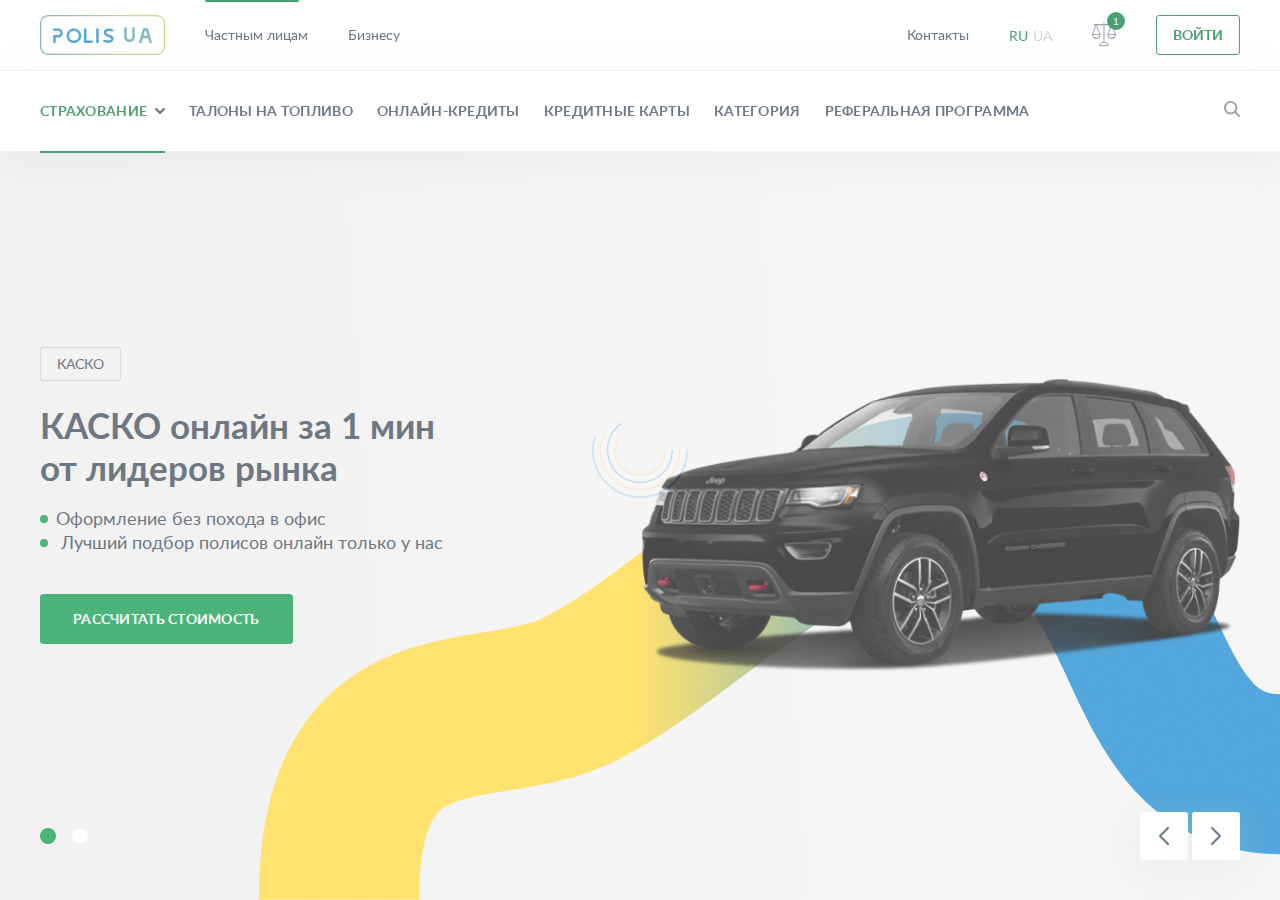
<file: index.html>
<!DOCTYPE html>
<html lang="ru">
<head>
	<meta charset="utf-8">
	<title>КАСКО</title>
    
    <meta name="viewport" content="width=device-width, initial-scale=1.0" />
    <meta name="viewport" content="width=device-width, initial-scale=1.0, maximum-scale=1.0, user-scalable=no"> 

    <link rel="stylesheet" type="text/css" href="css/bootstrap.min.css">
    <link rel="stylesheet" type="text/css" href="css/bootstrap-select.min.css">
    <link rel="stylesheet" type="text/css" href="css/swiper.min.css">
    <link rel="stylesheet" type="text/css" href="css/fonts.css" />
    <link rel="stylesheet" type="text/css" href="css/form.css" /> 
    <link rel="stylesheet" type="text/css" href="css/style.css" /> 
    
    <link rel="icon" href="img/favicon.png" type="image/x-icon">
	<link rel="shortcut icon" href="img/favicon.png" type="image/x-icon">
    
    <script src="js/jquery.js"></script>
    <script src="js/bootstrap.min.js"></script>
    
    
    <script src="js/swiper.min.js"></script>
    <script src="js/bootstrap-select.min.js"></script> 
  
</head>
	<body class="js-loading">
       <div id="loader">
            <div class="spinner">
				<svg class="loader" viewBox="0 0 340 340">
                     <circle cx="170" cy="170" r="160" stroke="#1487CF"/>
                     <circle cx="170" cy="170" r="135" stroke="#FFD83A"/>
                     <circle cx="170" cy="170" r="110" stroke="#1487CF"/>
                     <circle cx="170" cy="170" r="85" stroke="#FFD83A"/>
                </svg>
            </div>
        </div><!--/Loader-->
        
        <div id="main">
            <div id="wrapper" class="padding_bottom-0">
                <header>
                	<div class="header_top">
                    	<div class="container">
                        	<div class="row flex_j-space-between">
                            	<div class="flex">
                                	<a href="#" class="logo">
										<svg width="125" height="40" viewBox="0 0 125 40" fill="none" xmlns="http://www.w3.org/2000/svg" class="l1">
											<path d="M92.8565 0H116.512C118.762 0.00307941 120.92 0.887761 122.511 2.46008C124.102 4.03239 124.997 6.16403 125 8.38761V31.6124C124.997 33.836 124.102 35.9676 122.511 37.5399C120.92 39.1122 118.762 39.9969 116.512 40H8.48764C6.23753 39.9969 4.08048 39.1122 2.48941 37.5399C0.898347 35.9676 0.00311613 33.836 0 31.6124L0 8.38761C0.00311613 6.16403 0.898347 4.03239 2.48941 2.46008C4.08048 0.887761 6.23753 0.00307941 8.48764 0H93.1435V1.17661H8.48764C6.55339 1.17995 4.69933 1.94075 3.33161 3.29235C1.96389 4.64395 1.19402 6.47616 1.19064 8.38761V31.6124C1.19402 33.5238 1.96389 35.356 3.33161 36.7076C4.69933 38.0593 6.55339 38.82 8.48764 38.8234H116.512C118.447 38.82 120.301 38.0593 121.668 36.7076C123.036 35.356 123.806 33.5238 123.809 31.6124V8.38761C123.806 6.47616 123.036 4.64395 121.668 3.29235C120.301 1.94075 118.447 1.17995 116.512 1.17661H92.8565V0Z" fill="url(#paint0_linear)"/>
											<defs>
												<linearGradient id="paint0_linear" x1="0" y1="20" x2="125" y2="20" gradientUnits="userSpaceOnUse">
													<stop stop-color="#FFD83A">
														<animate attributeName="stop-color" values="#FFD83A; #1487CF; #FFD83A;" dur="2s" repeatCount="indefinite" />
													</stop>
													<stop offset="0.74" stop-color="#1487CF">
														<animate attributeName="stop-color" values="#1487CF; #FFD83A; #1487CF;" dur="2s" repeatCount="indefinite" />
													</stop>
													<stop offset="1" stop-color="#1487CF">
														<animate attributeName="stop-color" values="#1487CF;#FFD83A;#1487CF;" dur="2s" repeatCount="indefinite" />
													</stop>
												</linearGradient>
											</defs>
										</svg>

										<svg width="10" height="15" viewBox="0 0 10 15" fill="none" xmlns="http://www.w3.org/2000/svg" class="l2">
                                            <path d="M2.28559 14.9519H0.630663C0.573881 14.952 0.51768 14.9406 0.465517 14.9184C0.413354 14.8963 0.366333 14.8638 0.327348 14.823C0.288363 14.7822 0.258238 14.7339 0.238827 14.6812C0.219416 14.6285 0.21113 14.5724 0.214478 14.5164V7.45766C0.214478 7.34858 0.258326 7.24397 0.336376 7.16684C0.414426 7.08971 0.520284 7.04638 0.630663 7.04638H4.97607C5.5112 7.05738 6.03189 6.87441 6.43985 6.53201C6.84782 6.18961 7.11483 5.71147 7.1905 5.18785C7.22984 4.89337 7.20498 4.59397 7.11759 4.30976C7.03019 4.02556 6.88229 3.76311 6.6838 3.54005C6.48531 3.31698 6.24084 3.13845 5.96678 3.01645C5.69272 2.89445 5.39543 2.83179 5.09484 2.83268H0.510912C0.400533 2.83268 0.294674 2.78935 0.216624 2.71222C0.138574 2.63509 0.0947266 2.53048 0.0947266 2.4214V0.85873C0.0947266 0.749651 0.138574 0.64504 0.216624 0.56791C0.294674 0.49078 0.400533 0.447449 0.510912 0.447449H4.89166C6.05241 0.437333 7.17692 0.846578 8.05377 1.59824C8.93063 2.34991 9.49944 3.39222 9.65326 4.52922C9.71644 5.16011 9.64523 5.79708 9.44421 6.39912C9.2432 7.00116 8.91684 7.55493 8.48614 8.02478C8.05544 8.49463 7.52994 8.87015 6.94349 9.12715C6.35704 9.38415 5.72263 9.51694 5.0811 9.51697H3.11796C3.00758 9.51697 2.90172 9.5603 2.82367 9.63743C2.74562 9.71457 2.70178 9.81918 2.70178 9.92826V14.5164C2.70513 14.5724 2.69684 14.6285 2.67743 14.6812C2.65802 14.7339 2.62789 14.7822 2.58891 14.823C2.54992 14.8638 2.5029 14.8963 2.45074 14.9184C2.39857 14.9406 2.34237 14.952 2.28559 14.9519Z" fill="#1487CF" />
                                        </svg>
                                        <svg width="16" height="15" viewBox="0 0 16 15" fill="none" xmlns="http://www.w3.org/2000/svg" class="l3">
                                            <path fill-rule="evenodd" clip-rule="evenodd" d="M7.88326 12.5323C10.5938 12.5323 12.7911 10.3608 12.7911 7.68225C12.7911 5.00366 10.5938 2.83223 7.88326 2.83223C5.17273 2.83223 2.97541 5.00366 2.97541 7.68225C2.97541 10.3608 5.17273 12.5323 7.88326 12.5323ZM7.88326 14.9573C11.9491 14.9573 15.245 11.7001 15.245 7.68225C15.245 3.66436 11.9491 0.407227 7.88326 0.407227C3.81746 0.407227 0.521484 3.66436 0.521484 7.68225C0.521484 11.7001 3.81746 14.9573 7.88326 14.9573Z" fill="#1487CF" />
                                        </svg>
                                        <svg width="9" height="15" viewBox="0 0 9 15" fill="none" xmlns="http://www.w3.org/2000/svg" class="l4">
                                            <path d="M8.37955 14.9504H0.379748C0.275493 14.936 0.180667 14.883 0.114368 14.8022C0.0480691 14.7213 0.0152265 14.6187 0.0224581 14.5149V0.847562C0.0120695 0.74186 0.0434576 0.636283 0.110054 0.552933C0.176651 0.469583 0.273292 0.414922 0.379748 0.400391H2.03468C2.14506 0.400391 2.25091 0.443722 2.32896 0.520852C2.40701 0.597982 2.45086 0.702593 2.45086 0.811672V12.0346C2.45086 12.1437 2.49471 12.2483 2.57276 12.3254C2.65081 12.4026 2.75667 12.4459 2.86705 12.4459H8.31967C8.43005 12.4459 8.53591 12.4892 8.61396 12.5663C8.69201 12.6435 8.73585 12.7481 8.73585 12.8572V14.5159C8.74309 14.6197 8.71024 14.7223 8.64394 14.8031C8.57765 14.8839 8.48282 14.9369 8.37856 14.9514L8.37955 14.9504Z" fill="#1487CF" />
                                        </svg>
                                        <svg width="3" height="15" viewBox="0 0 3 15" fill="none" xmlns="http://www.w3.org/2000/svg" class="l5">
                                            <path d="M2.3459 0.446289H0.544721C0.354984 0.446289 0.201172 0.598289 0.201172 0.78579V14.6122C0.201172 14.7997 0.354984 14.9517 0.544721 14.9517H2.3459C2.53564 14.9517 2.68945 14.7997 2.68945 14.6122V0.78579C2.68945 0.598289 2.53564 0.446289 2.3459 0.446289Z" fill="#1487CF" />
                                        </svg>
                                        <svg width="12" height="15" viewBox="0 0 12 15" fill="none" xmlns="http://www.w3.org/2000/svg" class="l6">
                                            <path d="M10.5574 3.48144C10.4955 3.56297 10.4053 3.61893 10.3041 3.63846C10.2029 3.658 10.098 3.63972 10.0097 3.58717C8.81794 2.91009 7.42186 2.67259 6.06964 2.91689C4.87899 3.17589 3.62945 4.16432 4.59728 5.37585C5.20487 6.14021 6.76361 6.35264 7.63328 6.71737C8.9076 7.08464 10.0562 7.789 10.9549 8.75437C12.6815 11.1076 10.8244 14.1864 8.16922 14.7538C5.73415 15.1397 3.2402 14.6367 1.15295 13.3386C1.10802 13.3073 1.06981 13.2675 1.04053 13.2215C1.01124 13.1756 0.991464 13.1243 0.982338 13.0707C0.973211 13.0172 0.974915 12.9623 0.987352 12.9094C0.999788 12.8565 1.02271 12.8065 1.0548 12.7624L1.69772 11.8681C1.74378 11.8008 1.80951 11.7489 1.88614 11.7194C1.96278 11.69 2.04668 11.6843 2.12667 11.7032C3.61473 12.033 10.4602 13.3968 9.07913 10.5266C8.60307 9.25586 5.50818 8.75049 4.41275 8.23251C2.43685 7.32653 1.10289 5.24393 2.11489 3.11478C3.69816 -0.225914 8.56675 0.204768 11.2572 1.93816C11.3039 1.96949 11.3435 2.00986 11.3739 2.05681C11.4043 2.10376 11.4246 2.15631 11.4338 2.21128C11.443 2.26625 11.4408 2.32249 11.4273 2.37659C11.4138 2.43069 11.3894 2.48151 11.3554 2.52598L10.5574 3.48144Z" fill="#1487CF" />
                                        </svg>
                                        <svg width="11" height="16" viewBox="0 0 11 16" fill="none" xmlns="http://www.w3.org/2000/svg" class="l7">
                                            <path d="M10.4387 0.400391H8.77008C8.6597 0.400391 8.55384 0.443722 8.47579 0.520852C8.39774 0.597982 8.3539 0.702593 8.3539 0.811672V9.80942C8.35251 10.2309 8.25607 10.6467 8.07158 11.0267C7.8871 11.4067 7.61922 11.7412 7.28743 12.006C6.95564 12.2708 6.56828 12.4592 6.15355 12.5574C5.73882 12.6557 5.30714 12.6613 4.88993 12.5739C4.23933 12.4308 3.65832 12.071 3.24439 11.5547C2.83046 11.0385 2.60881 10.3972 2.61662 9.73861V0.847562C2.61662 0.738484 2.57277 0.633873 2.49472 0.556743C2.41667 0.479612 2.31081 0.43628 2.20043 0.43628H0.570046C0.459667 0.43628 0.353802 0.479612 0.275752 0.556743C0.197702 0.633873 0.153857 0.738484 0.153857 0.847562V9.62318C0.135376 10.9285 0.595024 12.1965 1.44807 13.1933C2.30111 14.1902 3.49005 14.8487 4.79571 15.0474C5.55015 15.1443 6.31681 15.0812 7.04467 14.8624C7.77253 14.6437 8.44489 14.2742 9.01701 13.7787C9.58914 13.2831 10.0479 12.6729 10.3628 11.9885C10.6777 11.3041 10.8414 10.5612 10.8432 9.80942V0.847562C10.8481 0.79158 10.8415 0.735182 10.8235 0.68185C10.8056 0.628519 10.7768 0.579387 10.7389 0.537484C10.701 0.495581 10.6548 0.461797 10.6032 0.438218C10.5516 0.41464 10.4956 0.401765 10.4387 0.400391Z" fill="url(#paint0_linear)" />
                                            <defs>
                                                <linearGradient id="paint0_linear" x1="-0.391943" y1="7.76065" x2="22.8405" y2="7.76065" gradientUnits="userSpaceOnUse">
                                                    <stop stop-color="#1487CF" />
                                                    <stop offset="1" stop-color="#FFD83A" />
                                                </linearGradient>
                                            </defs>
                                        </svg>
                                        <svg width="14" height="15" viewBox="0 0 14 15" fill="none" xmlns="http://www.w3.org/2000/svg" class="l8">
                                            <path d="M13.9493 14.4222L9.98574 0.611313C9.95995 0.527949 9.90803 0.454839 9.83746 0.402535C9.76689 0.350231 9.68132 0.321438 9.59311 0.320312H5.42635C5.33815 0.321438 5.25258 0.350231 5.18201 0.402535C5.11144 0.454839 5.05951 0.527949 5.03372 0.611313L0.911133 14.9518H3.16874C3.25695 14.9507 3.34251 14.9219 3.41308 14.8696C3.48365 14.8173 3.53558 14.7442 3.56137 14.6608L4.75201 10.5199C4.7778 10.4365 4.82973 10.3634 4.9003 10.3111C4.97087 10.2588 5.05643 10.23 5.14464 10.2289H9.83458C9.92279 10.23 10.0083 10.2588 10.0789 10.3111C10.1495 10.3634 10.2014 10.4365 10.2272 10.5199L11.4179 14.6608C11.4436 14.7442 11.4956 14.8173 11.5661 14.8696C11.6367 14.9219 11.7223 14.9507 11.8105 14.9518H13.5243C13.5907 14.9546 13.6567 14.9417 13.717 14.9141C13.7773 14.8865 13.83 14.845 13.8707 14.7932C13.9115 14.7413 13.9391 14.6806 13.9512 14.6161C13.9633 14.5515 13.9597 14.4851 13.9405 14.4222H13.9493ZM8.90209 7.7515H6.09284C6.02877 7.75188 5.96548 7.73763 5.9079 7.70987C5.85031 7.68211 5.79999 7.64159 5.76086 7.59146C5.72172 7.54133 5.69482 7.48295 5.68226 7.42087C5.6697 7.35878 5.67181 7.29467 5.68843 7.23352L6.87907 3.0693C6.90051 2.97916 6.9521 2.89881 7.02549 2.84124C7.09889 2.78368 7.18978 2.75227 7.28348 2.75211H7.73598C7.8262 2.75074 7.91443 2.77838 7.98737 2.83086C8.06031 2.88335 8.11402 2.95784 8.14039 3.04311L9.33104 7.20733C9.35308 7.27194 9.35853 7.34095 9.34688 7.40815C9.33524 7.47535 9.30687 7.53864 9.26433 7.59232C9.22179 7.646 9.16641 7.68838 9.10318 7.71566C9.03995 7.74294 8.97085 7.75426 8.90209 7.74859V7.7515Z" fill="url(#paint0_linear)" />
                                            <defs>
                                                <linearGradient id="paint0_linear" x1="-12.3969" y1="7.62163" x2="10.84" y2="7.62163" gradientUnits="userSpaceOnUse">
                                                    <stop stop-color="#1487CF" />
                                                    <stop offset="1" stop-color="#FFD83A" />
                                                </linearGradient>
                                            </defs>
                                        </svg>
                                    </a><!-- /logo -->
                                    
                                    <nav>
                                    	<ul class="hover_line">
                                        	<li class="active"><a href="#">Частным лицам</a></li>
                                            <li><a href="#">Бизнесу</a></li>
                                        </ul>
                                    </nav>
                                </div>
                                
                                <div class="flex">
                                	<a href="#" class="contacts">Контакты</a>
                                
                                    <div class="language-block">
                                        <form id="form-language">
                                            <button class="language-select active" type="button" name="RU">RU</button>
                                            <button class="language-select" type="button" name="UA">UA</button>
                                        </form>
                                    </div>
                                
                                    <div id="header_compare">
                                        <div class="compare_show">
                                            <div class="ico">
                                                <svg width="24" height="24" viewBox="0 0 24 24" fill="none" xmlns="http://www.w3.org/2000/svg">
<path d="M23.9592 12.2101L23.9388 12.2208L20.4956 3.17235H22.0667C22.3484 3.17235 22.5768 2.93119 22.5768 2.63375C22.5768 2.33631 22.3484 2.09515 22.0667 2.09515H12.4667V0.5386C12.4667 0.241158 12.2383 0 11.9566 0C11.6749 0 11.4465 0.241158 11.4465 0.5386V2.08977H1.85165C1.56995 2.08977 1.34155 2.33092 1.34155 2.62837C1.34155 2.92581 1.56995 3.16697 1.85165 3.16697H3.48905L0.0408077 12.2101C0.0153029 12.2731 0.00146653 12.3408 0 12.4093C0 14.8827 1.89896 16.8878 4.24145 16.8878C6.58393 16.8878 8.48289 14.8827 8.48289 12.4093C8.48142 12.3408 8.46759 12.2731 8.44208 12.2101L4.99894 3.16158H11.4465V19.8151C9.01339 20.009 7.11073 21.5709 7.11073 23.4614C7.11073 23.7588 7.33913 24 7.62083 24H16.2925C16.5742 24 16.8026 23.7588 16.8026 23.4614C16.8026 21.5709 14.8999 20.009 12.4667 19.8151V3.16158H18.9807L15.5579 12.2101C15.5324 12.2731 15.5186 12.3408 15.5171 12.4093C15.5171 14.8827 17.4161 16.8878 19.7586 16.8878C22.101 16.8878 24 14.8827 24 12.4093C23.9985 12.3408 23.9847 12.2731 23.9592 12.2101ZM4.2389 15.8187C2.659 15.8164 1.3135 14.6055 1.061 12.9587H7.39639C7.14517 14.5975 5.81107 15.8059 4.2389 15.8187ZM7.21275 11.8815H1.27524L4.2491 4.06643L7.21275 11.8815ZM15.6905 22.9228H8.21764C8.59511 21.7648 10.1509 20.8707 11.9515 20.8707C13.7522 20.8707 15.3131 21.7648 15.6905 22.9228ZM19.7356 4.07181L22.6993 11.8815H16.7617L19.7356 4.07181ZM19.7356 15.8187V15.8241C18.1618 15.8108 16.8271 14.5996 16.5781 12.9587H22.9135C22.661 14.6055 21.3155 15.8164 19.7356 15.8187Z" fill="#788392"/>
</svg>
                                            </div>
                                            <div class="value">1</div>
                                        </div>
                                        <div class="compare-block">
                                            <div class="head">
                                                <div class="ico">
                                                    <svg width="24" height="24" viewBox="0 0 24 24" fill="none" xmlns="http://www.w3.org/2000/svg">
<path d="M23.9592 12.2101L23.9388 12.2208L20.4956 3.17235H22.0667C22.3484 3.17235 22.5768 2.93119 22.5768 2.63375C22.5768 2.33631 22.3484 2.09515 22.0667 2.09515H12.4667V0.5386C12.4667 0.241158 12.2383 0 11.9566 0C11.6749 0 11.4465 0.241158 11.4465 0.5386V2.08977H1.85165C1.56995 2.08977 1.34155 2.33092 1.34155 2.62837C1.34155 2.92581 1.56995 3.16697 1.85165 3.16697H3.48905L0.0408077 12.2101C0.0153029 12.2731 0.00146653 12.3408 0 12.4093C0 14.8827 1.89896 16.8878 4.24145 16.8878C6.58393 16.8878 8.48289 14.8827 8.48289 12.4093C8.48142 12.3408 8.46759 12.2731 8.44208 12.2101L4.99894 3.16158H11.4465V19.8151C9.01339 20.009 7.11073 21.5709 7.11073 23.4614C7.11073 23.7588 7.33913 24 7.62083 24H16.2925C16.5742 24 16.8026 23.7588 16.8026 23.4614C16.8026 21.5709 14.8999 20.009 12.4667 19.8151V3.16158H18.9807L15.5579 12.2101C15.5324 12.2731 15.5186 12.3408 15.5171 12.4093C15.5171 14.8827 17.4161 16.8878 19.7586 16.8878C22.101 16.8878 24 14.8827 24 12.4093C23.9985 12.3408 23.9847 12.2731 23.9592 12.2101ZM4.2389 15.8187C2.659 15.8164 1.3135 14.6055 1.061 12.9587H7.39639C7.14517 14.5975 5.81107 15.8059 4.2389 15.8187ZM7.21275 11.8815H1.27524L4.2491 4.06643L7.21275 11.8815ZM15.6905 22.9228H8.21764C8.59511 21.7648 10.1509 20.8707 11.9515 20.8707C13.7522 20.8707 15.3131 21.7648 15.6905 22.9228ZM19.7356 4.07181L22.6993 11.8815H16.7617L19.7356 4.07181ZM19.7356 15.8187V15.8241C18.1618 15.8108 16.8271 14.5996 16.5781 12.9587H22.9135C22.661 14.6055 21.3155 15.8164 19.7356 15.8187Z" fill="#788392"/></svg>
                                                </div>
                                                <div class="tit">Лист сравнения</div>
                                            </div>
                                            <a href="#" class="list flex">
                                                <p>КАСКО (3)</p>
                                                <span class="remove"><svg width="18" height="18" viewBox="0 0 18 18" fill="none" xmlns="http://www.w3.org/2000/svg"><path d="M1.00122 1L16.9995 17" stroke="#CCCCCC" stroke-width="2" stroke-linecap="round" stroke-linejoin="round"/><path d="M16.9983 1L0.999999 17" stroke="#CCCCCC" stroke-width="2" stroke-linecap="round" stroke-linejoin="round"/></svg></span>
                                            </a>
                                            <div class="btn-block">
                                                <a href="#" class="btn"><span>перейти к сравнению</span><svg width="6" height="10" viewBox="0 0 6 10" fill="none" xmlns="http://www.w3.org/2000/svg"><path d="M1 1L5 5L1 9" stroke="#0A7E3E" stroke-width="2" stroke-linecap="round" stroke-linejoin="round"/><path d="M1 1L5 5L1 9" stroke="#189851" stroke-width="2" stroke-linecap="round" stroke-linejoin="round"/></svg></a>
                                            </div>
                                            <div class="empty">Ничего не добавлено</div>                                    
                                        </div>
                                    </div>
                                
                                    
                                    <div class="login">
                                        <a href="#" class="btn">
                                            <span>Войти</span>
                                        </a>
                                    </div>
                                    
                                    <div id="mob_menu"><svg width="16" height="12" viewBox="0 0 16 12" fill="none" xmlns="http://www.w3.org/2000/svg"><path d="M1 1H15M1 6H10M1 11H5" stroke="#374656" stroke-width="2" stroke-linecap="round" stroke-linejoin="round"/></svg></div>
                                    
                                 </div>
                            </div>
                        </div><!--container-->
                    </div>
                    
                    <div class="header_bottom">
                    	<div class="container">
                        	<div class="row flex_j-space-between"> 
                                <div id="navigation">
                                    <div class="main_menu">
                                        <ul class="navigation-menu">
                                            <li class="has-submenu active">
                                                <a href="#">Страхование <svg width="10" height="6" viewBox="0 0 10 6" fill="none" xmlns="http://www.w3.org/2000/svg">
    <path d="M9 1L5 5L1 1" stroke="#374656" stroke-width="2" stroke-linecap="round" stroke-linejoin="round"/></svg></a>
                                                <div class="submenu">
                                                    <div class="container">
                                                        <div class="row flex_j-space-between">
                                                            <ul>
                                                                <li><a href="#">Осаго</a></li>
                                                                <li><a href="#">Туристическое страхование</a></li>
                                                                <li><a href="#">Каско</a></li>
                                                                <li><a href="#">Зеленая карта</a></li>
                                                            </ul>
                                                            <div class="row">
                                                                <div class="item">
                                                                	<div class="img"><img src="img/1.jpg" alt=""/></div>
                                                                    <div class="flex flex_j-space-between">
                                                                    	<div class="tit">осаго</div>
                                                                		<div class="value">от 600 грн</div>
                                                                    </div>
                                                                </div>
                                                                <div class="item">
                                                                	<div class="img"><img src="img/2.jpg" alt=""/></div>
                                                                    <div class="flex flex_j-space-between">
                                                                    	<div class="tit">Європа, Турція,<br/> Єгипет</div>
                                                                		<div class="value">от 50 грн</div>
                                                                    </div>
                                                                </div>
                                                            </div>
                                                        </div>
                                                    </div>
                                                </div>
                                            </li>
                                            <li>
                                                <a href="#">Талоны на топливо</a>
                                            </li>
                                            <li>
                                                <a href="#">Онлайн-кредиты</a>
                                            </li>
                                            <li>
                                                <a href="#">Кредитные карты</a>
                                            </li>
                                            <li>
                                                <a href="#">Категория</a>
                                            </li>
                                            <li>
                                                <a href="#">Реферальная программа</a>
                                            </li>
                                            <li class="has-submenu menu-more">
                                                <a href="#">еще <svg width="10" height="6" viewBox="0 0 10 6" fill="none" xmlns="http://www.w3.org/2000/svg">
    <path d="M9 1L5 5L1 1" stroke="#374656" stroke-width="2" stroke-linecap="round" stroke-linejoin="round"/></svg></a>
                                                <div class="submenu">
                                                    <div class="container">
                                                        <ul>
                                                            <li><a href="#">Кредитные карты</a></li>
                                                            <li><a href="#">Категория</a></li>
                                                            <li><a href="#">Реферальная программа</a></li>
                                                        </ul>
                                                    </div>
                                                </div>
                                            </li>
                                        </ul>
                                    </div>
                                </div><!-- End navigation menu -->
                                
                                <div id="search" class="form-group search">
                                    <div class="input-group">
                                        <input type="search" name="search" placeholder="Поиск" value="" class="form-control">
                                        <button type="button"><svg width="16" height="16" viewBox="0 0 16 16" fill="none" xmlns="http://www.w3.org/2000/svg">
    <path fill-rule="evenodd" clip-rule="evenodd" d="M11.4088 6.70438C11.4088 9.30253 9.30253 11.4088 6.70438 11.4088C4.10622 11.4088 2 9.30253 2 6.70438C2 4.10622 4.10622 2 6.70438 2C9.30253 2 11.4088 4.10622 11.4088 6.70438ZM10.6875 12.0978C9.5738 12.9217 8.19597 13.4088 6.70438 13.4088C3.00165 13.4088 0 10.4071 0 6.70438C0 3.00165 3.00165 0 6.70438 0C10.4071 0 13.4088 3.00165 13.4088 6.70438C13.4088 8.19597 12.9217 9.5738 12.0978 10.6875C12.1164 10.7035 12.1345 10.7203 12.1522 10.7379L15.7077 14.2935C16.0982 14.684 16.0982 15.3172 15.7077 15.7077C15.3172 16.0982 14.684 16.0982 14.2935 15.7077L10.7379 12.1522C10.7203 12.1345 10.7035 12.1164 10.6875 12.0978Z" fill="#788392"/></svg></button>
                                    </div>
                                    <div class="show-search"><svg width="16" height="16" viewBox="0 0 16 16" fill="none" xmlns="http://www.w3.org/2000/svg">
    <path fill-rule="evenodd" clip-rule="evenodd" d="M11.4088 6.70438C11.4088 9.30253 9.30253 11.4088 6.70438 11.4088C4.10622 11.4088 2 9.30253 2 6.70438C2 4.10622 4.10622 2 6.70438 2C9.30253 2 11.4088 4.10622 11.4088 6.70438ZM10.6875 12.0978C9.5738 12.9217 8.19597 13.4088 6.70438 13.4088C3.00165 13.4088 0 10.4071 0 6.70438C0 3.00165 3.00165 0 6.70438 0C10.4071 0 13.4088 3.00165 13.4088 6.70438C13.4088 8.19597 12.9217 9.5738 12.0978 10.6875C12.1164 10.7035 12.1345 10.7203 12.1522 10.7379L15.7077 14.2935C16.0982 14.684 16.0982 15.3172 15.7077 15.7077C15.3172 16.0982 14.684 16.0982 14.2935 15.7077L10.7379 12.1522C10.7203 12.1345 10.7035 12.1164 10.6875 12.0978Z" fill="#788392"/></svg></div>
                                </div>
                            </div>
                        </div><!--container-->
                    </div>
                </header>
                
                <section id="index_slider" class="slider">
                    <div class="swiper-container">
                        <div class="swiper-wrapper">
                            <div class="swiper-slide">
                                <div class="container relative">
                                	<div class="img" style="background: url(img/3.png) no-repeat right; background-size: contain;"></div>
                                    <div class="txt">
                                        <div class="tit">КАСКО</div>
                                        <h2>КАСКО онлайн за 1 мин <br/>от лидеров рынка</h2>
                                        <ul class="ul-list">
                                            <li><span class="mark"></span>Оформление без похода в офис</li>
                                            <li><span class="mark"></span> Лучший подбор полисов онлайн только у нас</li>
                                        </ul>
                                        <div class="btn-block"><a href="#" class="btn btn-bg">рассчитать стоимость</a></div>
                                    </div>
                                </div>
                            </div> <!-- End .swiper-slide -->
                            
                             <div class="swiper-slide">
                                <div class="container relative">
                                    <div class="img" style="background: url(img/11.png) no-repeat right; background-size: contain;"></div>
                                    <div class="txt">
                                        <div class="tit">КАСКО</div>
                                        <h2>КАСКО онлайн за 1 мин <br/>от лидеров рынка</h2>
                                        <ul class="ul-list">
                                            <li><span class="mark"></span>Оформление без похода в офис</li>
                                        </ul>
                                        <div class="btn-block"><a href="#" class="btn btn-bg">рассчитать стоимость</a></div>
                                    </div>
                                </div>
                            </div> <!-- End .swiper-slide -->
                        </div>
                        <!--swiper-wrapper-->
                        
                        <div class="slider-nav container">
                        	<div class="swiper-pagination"></div>
                            <div class="nav">
                                <div class="swiper-button-prev nav-item">
                                    <svg width="10" height="18" viewBox="0 0 10 18" fill="none" xmlns="http://www.w3.org/2000/svg"><path d="M9 17L1 9L9 1" stroke="#374656" stroke-width="2" stroke-linecap="round" stroke-linejoin="round"/></svg>
                                </div>
                                <div class="swiper-button-next nav-item">
                                    
                                    <svg width="10" height="18" viewBox="0 0 10 18" fill="none" xmlns="http://www.w3.org/2000/svg"><path d="M1 1L9 9L0.999997 17" stroke="#374656" stroke-width="2" stroke-linecap="round" stroke-linejoin="round"/></svg>
                                </div>
                            </div>
                        </div>
                    </div><!-- End #index_slider -->

				  <script>
                        var swiper = new Swiper('#index_slider .swiper-container', {
                            spaceBetween: 0,
                            slidesPerView: 1,
                            loop: true,
                            effect: 'fade',
    
                            pagination: {
                                el: '#index_slider .swiper-pagination',
								clickable: true,
                            },
    
                            navigation: {
                                nextEl: '#index_slider .swiper-button-next',
                                prevEl: '#index_slider .swiper-button-prev',
                            },
                        });
                    </script>  
                </section>
                
            </div><!-- End #wrapper --> 
        </div><!-- End #main -->
       
	   <script src="js/main.js"></script>
	</body>
</html>
</file>
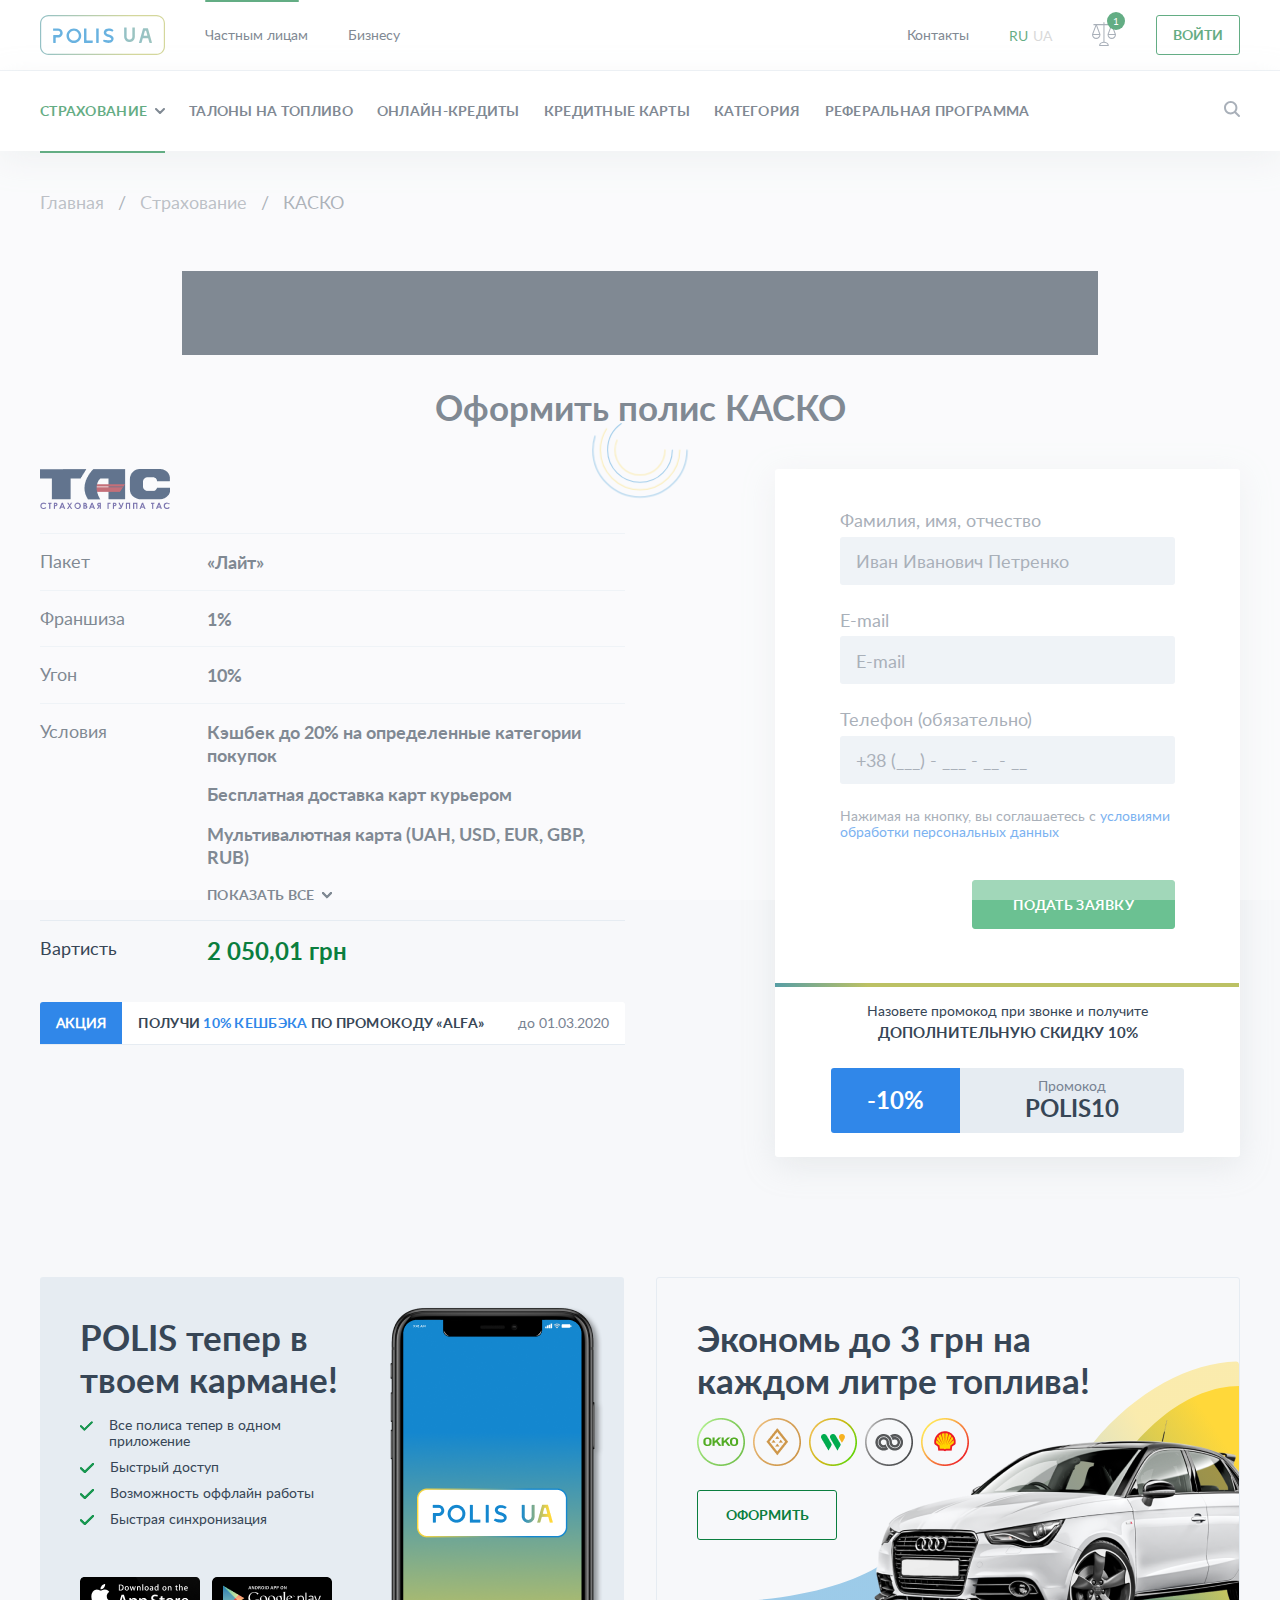
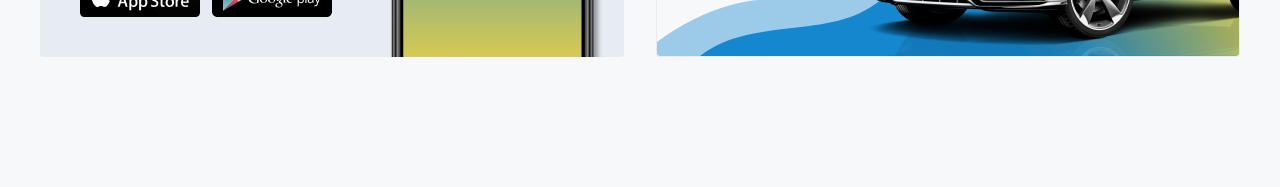
<file: apply.html>
<!DOCTYPE html>
<html lang="ru">
<head>
	<meta charset="utf-8">
	<title>КАСКО</title>
    
    <meta name="viewport" content="width=device-width, initial-scale=1.0" />
    <meta name="viewport" content="width=device-width, initial-scale=1.0, maximum-scale=1.0, user-scalable=no"> 

    <link rel="stylesheet" type="text/css" href="css/bootstrap.min.css">
    <link rel="stylesheet" type="text/css" href="css/bootstrap-select.min.css">
    <link rel="stylesheet" type="text/css" href="css/ion.rangeSlider.css" />
    <link rel="stylesheet" type="text/css" href="css/swiper.min.css">
    <link rel="stylesheet" type="text/css" href="css/fonts.css" />
    <link rel="stylesheet" type="text/css" href="css/form.css" /> 
    <link rel="stylesheet" type="text/css" href="css/style.css" /> 
    
    <link rel="icon" href="img/favicon.png" type="image/x-icon">
	<link rel="shortcut icon" href="img/favicon.png" type="image/x-icon">
    
    <script src="js/jquery.js"></script>
    <script src="js/bootstrap.min.js"></script>
    
    
    <script src="js/swiper.min.js"></script>
    <script src="js/bootstrap-select.min.js"></script> 
    
    <script src="js/jquery.maskedinput.min.js"></script>
  
</head>
	<body class="js-loading">
       <div id="loader">
            <div class="spinner">
				<svg class="loader" viewBox="0 0 340 340">
                     <circle cx="170" cy="170" r="160" stroke="#1487CF"/>
                     <circle cx="170" cy="170" r="135" stroke="#FFD83A"/>
                     <circle cx="170" cy="170" r="110" stroke="#1487CF"/>
                     <circle cx="170" cy="170" r="85" stroke="#FFD83A"/>
                </svg>
            </div>
        </div><!--/Loader-->
        
        <div id="main">
            <div id="wrapper">
                <header>
                	<div class="header_top">
                    	<div class="container">
                        	<div class="row flex_j-space-between">
                            	<div class="flex">
                                	<a href="#" class="logo">
										<svg width="125" height="40" viewBox="0 0 125 40" fill="none" xmlns="http://www.w3.org/2000/svg" class="l1">
											<path d="M92.8565 0H116.512C118.762 0.00307941 120.92 0.887761 122.511 2.46008C124.102 4.03239 124.997 6.16403 125 8.38761V31.6124C124.997 33.836 124.102 35.9676 122.511 37.5399C120.92 39.1122 118.762 39.9969 116.512 40H8.48764C6.23753 39.9969 4.08048 39.1122 2.48941 37.5399C0.898347 35.9676 0.00311613 33.836 0 31.6124L0 8.38761C0.00311613 6.16403 0.898347 4.03239 2.48941 2.46008C4.08048 0.887761 6.23753 0.00307941 8.48764 0H93.1435V1.17661H8.48764C6.55339 1.17995 4.69933 1.94075 3.33161 3.29235C1.96389 4.64395 1.19402 6.47616 1.19064 8.38761V31.6124C1.19402 33.5238 1.96389 35.356 3.33161 36.7076C4.69933 38.0593 6.55339 38.82 8.48764 38.8234H116.512C118.447 38.82 120.301 38.0593 121.668 36.7076C123.036 35.356 123.806 33.5238 123.809 31.6124V8.38761C123.806 6.47616 123.036 4.64395 121.668 3.29235C120.301 1.94075 118.447 1.17995 116.512 1.17661H92.8565V0Z" fill="url(#paint0_linear)"/>
											<defs>
												<linearGradient id="paint0_linear" x1="0" y1="20" x2="125" y2="20" gradientUnits="userSpaceOnUse">
													<stop stop-color="#FFD83A">
														<animate attributeName="stop-color" values="#FFD83A; #1487CF; #FFD83A;" dur="2s" repeatCount="indefinite" />
													</stop>
													<stop offset="0.74" stop-color="#1487CF">
														<animate attributeName="stop-color" values="#1487CF; #FFD83A; #1487CF;" dur="2s" repeatCount="indefinite" />
													</stop>
													<stop offset="1" stop-color="#1487CF">
														<animate attributeName="stop-color" values="#1487CF;#FFD83A;#1487CF;" dur="2s" repeatCount="indefinite" />
													</stop>
												</linearGradient>
											</defs>
										</svg>

										<svg width="10" height="15" viewBox="0 0 10 15" fill="none" xmlns="http://www.w3.org/2000/svg" class="l2">
                                            <path d="M2.28559 14.9519H0.630663C0.573881 14.952 0.51768 14.9406 0.465517 14.9184C0.413354 14.8963 0.366333 14.8638 0.327348 14.823C0.288363 14.7822 0.258238 14.7339 0.238827 14.6812C0.219416 14.6285 0.21113 14.5724 0.214478 14.5164V7.45766C0.214478 7.34858 0.258326 7.24397 0.336376 7.16684C0.414426 7.08971 0.520284 7.04638 0.630663 7.04638H4.97607C5.5112 7.05738 6.03189 6.87441 6.43985 6.53201C6.84782 6.18961 7.11483 5.71147 7.1905 5.18785C7.22984 4.89337 7.20498 4.59397 7.11759 4.30976C7.03019 4.02556 6.88229 3.76311 6.6838 3.54005C6.48531 3.31698 6.24084 3.13845 5.96678 3.01645C5.69272 2.89445 5.39543 2.83179 5.09484 2.83268H0.510912C0.400533 2.83268 0.294674 2.78935 0.216624 2.71222C0.138574 2.63509 0.0947266 2.53048 0.0947266 2.4214V0.85873C0.0947266 0.749651 0.138574 0.64504 0.216624 0.56791C0.294674 0.49078 0.400533 0.447449 0.510912 0.447449H4.89166C6.05241 0.437333 7.17692 0.846578 8.05377 1.59824C8.93063 2.34991 9.49944 3.39222 9.65326 4.52922C9.71644 5.16011 9.64523 5.79708 9.44421 6.39912C9.2432 7.00116 8.91684 7.55493 8.48614 8.02478C8.05544 8.49463 7.52994 8.87015 6.94349 9.12715C6.35704 9.38415 5.72263 9.51694 5.0811 9.51697H3.11796C3.00758 9.51697 2.90172 9.5603 2.82367 9.63743C2.74562 9.71457 2.70178 9.81918 2.70178 9.92826V14.5164C2.70513 14.5724 2.69684 14.6285 2.67743 14.6812C2.65802 14.7339 2.62789 14.7822 2.58891 14.823C2.54992 14.8638 2.5029 14.8963 2.45074 14.9184C2.39857 14.9406 2.34237 14.952 2.28559 14.9519Z" fill="#1487CF" />
                                        </svg>
                                        <svg width="16" height="15" viewBox="0 0 16 15" fill="none" xmlns="http://www.w3.org/2000/svg" class="l3">
                                            <path fill-rule="evenodd" clip-rule="evenodd" d="M7.88326 12.5323C10.5938 12.5323 12.7911 10.3608 12.7911 7.68225C12.7911 5.00366 10.5938 2.83223 7.88326 2.83223C5.17273 2.83223 2.97541 5.00366 2.97541 7.68225C2.97541 10.3608 5.17273 12.5323 7.88326 12.5323ZM7.88326 14.9573C11.9491 14.9573 15.245 11.7001 15.245 7.68225C15.245 3.66436 11.9491 0.407227 7.88326 0.407227C3.81746 0.407227 0.521484 3.66436 0.521484 7.68225C0.521484 11.7001 3.81746 14.9573 7.88326 14.9573Z" fill="#1487CF" />
                                        </svg>
                                        <svg width="9" height="15" viewBox="0 0 9 15" fill="none" xmlns="http://www.w3.org/2000/svg" class="l4">
                                            <path d="M8.37955 14.9504H0.379748C0.275493 14.936 0.180667 14.883 0.114368 14.8022C0.0480691 14.7213 0.0152265 14.6187 0.0224581 14.5149V0.847562C0.0120695 0.74186 0.0434576 0.636283 0.110054 0.552933C0.176651 0.469583 0.273292 0.414922 0.379748 0.400391H2.03468C2.14506 0.400391 2.25091 0.443722 2.32896 0.520852C2.40701 0.597982 2.45086 0.702593 2.45086 0.811672V12.0346C2.45086 12.1437 2.49471 12.2483 2.57276 12.3254C2.65081 12.4026 2.75667 12.4459 2.86705 12.4459H8.31967C8.43005 12.4459 8.53591 12.4892 8.61396 12.5663C8.69201 12.6435 8.73585 12.7481 8.73585 12.8572V14.5159C8.74309 14.6197 8.71024 14.7223 8.64394 14.8031C8.57765 14.8839 8.48282 14.9369 8.37856 14.9514L8.37955 14.9504Z" fill="#1487CF" />
                                        </svg>
                                        <svg width="3" height="15" viewBox="0 0 3 15" fill="none" xmlns="http://www.w3.org/2000/svg" class="l5">
                                            <path d="M2.3459 0.446289H0.544721C0.354984 0.446289 0.201172 0.598289 0.201172 0.78579V14.6122C0.201172 14.7997 0.354984 14.9517 0.544721 14.9517H2.3459C2.53564 14.9517 2.68945 14.7997 2.68945 14.6122V0.78579C2.68945 0.598289 2.53564 0.446289 2.3459 0.446289Z" fill="#1487CF" />
                                        </svg>
                                        <svg width="12" height="15" viewBox="0 0 12 15" fill="none" xmlns="http://www.w3.org/2000/svg" class="l6">
                                            <path d="M10.5574 3.48144C10.4955 3.56297 10.4053 3.61893 10.3041 3.63846C10.2029 3.658 10.098 3.63972 10.0097 3.58717C8.81794 2.91009 7.42186 2.67259 6.06964 2.91689C4.87899 3.17589 3.62945 4.16432 4.59728 5.37585C5.20487 6.14021 6.76361 6.35264 7.63328 6.71737C8.9076 7.08464 10.0562 7.789 10.9549 8.75437C12.6815 11.1076 10.8244 14.1864 8.16922 14.7538C5.73415 15.1397 3.2402 14.6367 1.15295 13.3386C1.10802 13.3073 1.06981 13.2675 1.04053 13.2215C1.01124 13.1756 0.991464 13.1243 0.982338 13.0707C0.973211 13.0172 0.974915 12.9623 0.987352 12.9094C0.999788 12.8565 1.02271 12.8065 1.0548 12.7624L1.69772 11.8681C1.74378 11.8008 1.80951 11.7489 1.88614 11.7194C1.96278 11.69 2.04668 11.6843 2.12667 11.7032C3.61473 12.033 10.4602 13.3968 9.07913 10.5266C8.60307 9.25586 5.50818 8.75049 4.41275 8.23251C2.43685 7.32653 1.10289 5.24393 2.11489 3.11478C3.69816 -0.225914 8.56675 0.204768 11.2572 1.93816C11.3039 1.96949 11.3435 2.00986 11.3739 2.05681C11.4043 2.10376 11.4246 2.15631 11.4338 2.21128C11.443 2.26625 11.4408 2.32249 11.4273 2.37659C11.4138 2.43069 11.3894 2.48151 11.3554 2.52598L10.5574 3.48144Z" fill="#1487CF" />
                                        </svg>
                                        <svg width="11" height="16" viewBox="0 0 11 16" fill="none" xmlns="http://www.w3.org/2000/svg" class="l7">
                                            <path d="M10.4387 0.400391H8.77008C8.6597 0.400391 8.55384 0.443722 8.47579 0.520852C8.39774 0.597982 8.3539 0.702593 8.3539 0.811672V9.80942C8.35251 10.2309 8.25607 10.6467 8.07158 11.0267C7.8871 11.4067 7.61922 11.7412 7.28743 12.006C6.95564 12.2708 6.56828 12.4592 6.15355 12.5574C5.73882 12.6557 5.30714 12.6613 4.88993 12.5739C4.23933 12.4308 3.65832 12.071 3.24439 11.5547C2.83046 11.0385 2.60881 10.3972 2.61662 9.73861V0.847562C2.61662 0.738484 2.57277 0.633873 2.49472 0.556743C2.41667 0.479612 2.31081 0.43628 2.20043 0.43628H0.570046C0.459667 0.43628 0.353802 0.479612 0.275752 0.556743C0.197702 0.633873 0.153857 0.738484 0.153857 0.847562V9.62318C0.135376 10.9285 0.595024 12.1965 1.44807 13.1933C2.30111 14.1902 3.49005 14.8487 4.79571 15.0474C5.55015 15.1443 6.31681 15.0812 7.04467 14.8624C7.77253 14.6437 8.44489 14.2742 9.01701 13.7787C9.58914 13.2831 10.0479 12.6729 10.3628 11.9885C10.6777 11.3041 10.8414 10.5612 10.8432 9.80942V0.847562C10.8481 0.79158 10.8415 0.735182 10.8235 0.68185C10.8056 0.628519 10.7768 0.579387 10.7389 0.537484C10.701 0.495581 10.6548 0.461797 10.6032 0.438218C10.5516 0.41464 10.4956 0.401765 10.4387 0.400391Z" fill="url(#paint0_linear)" />
                                            <defs>
                                                <linearGradient id="paint0_linear" x1="-0.391943" y1="7.76065" x2="22.8405" y2="7.76065" gradientUnits="userSpaceOnUse">
                                                    <stop stop-color="#1487CF" />
                                                    <stop offset="1" stop-color="#FFD83A" />
                                                </linearGradient>
                                            </defs>
                                        </svg>
                                        <svg width="14" height="15" viewBox="0 0 14 15" fill="none" xmlns="http://www.w3.org/2000/svg" class="l8">
                                            <path d="M13.9493 14.4222L9.98574 0.611313C9.95995 0.527949 9.90803 0.454839 9.83746 0.402535C9.76689 0.350231 9.68132 0.321438 9.59311 0.320312H5.42635C5.33815 0.321438 5.25258 0.350231 5.18201 0.402535C5.11144 0.454839 5.05951 0.527949 5.03372 0.611313L0.911133 14.9518H3.16874C3.25695 14.9507 3.34251 14.9219 3.41308 14.8696C3.48365 14.8173 3.53558 14.7442 3.56137 14.6608L4.75201 10.5199C4.7778 10.4365 4.82973 10.3634 4.9003 10.3111C4.97087 10.2588 5.05643 10.23 5.14464 10.2289H9.83458C9.92279 10.23 10.0083 10.2588 10.0789 10.3111C10.1495 10.3634 10.2014 10.4365 10.2272 10.5199L11.4179 14.6608C11.4436 14.7442 11.4956 14.8173 11.5661 14.8696C11.6367 14.9219 11.7223 14.9507 11.8105 14.9518H13.5243C13.5907 14.9546 13.6567 14.9417 13.717 14.9141C13.7773 14.8865 13.83 14.845 13.8707 14.7932C13.9115 14.7413 13.9391 14.6806 13.9512 14.6161C13.9633 14.5515 13.9597 14.4851 13.9405 14.4222H13.9493ZM8.90209 7.7515H6.09284C6.02877 7.75188 5.96548 7.73763 5.9079 7.70987C5.85031 7.68211 5.79999 7.64159 5.76086 7.59146C5.72172 7.54133 5.69482 7.48295 5.68226 7.42087C5.6697 7.35878 5.67181 7.29467 5.68843 7.23352L6.87907 3.0693C6.90051 2.97916 6.9521 2.89881 7.02549 2.84124C7.09889 2.78368 7.18978 2.75227 7.28348 2.75211H7.73598C7.8262 2.75074 7.91443 2.77838 7.98737 2.83086C8.06031 2.88335 8.11402 2.95784 8.14039 3.04311L9.33104 7.20733C9.35308 7.27194 9.35853 7.34095 9.34688 7.40815C9.33524 7.47535 9.30687 7.53864 9.26433 7.59232C9.22179 7.646 9.16641 7.68838 9.10318 7.71566C9.03995 7.74294 8.97085 7.75426 8.90209 7.74859V7.7515Z" fill="url(#paint0_linear)" />
                                            <defs>
                                                <linearGradient id="paint0_linear" x1="-12.3969" y1="7.62163" x2="10.84" y2="7.62163" gradientUnits="userSpaceOnUse">
                                                    <stop stop-color="#1487CF" />
                                                    <stop offset="1" stop-color="#FFD83A" />
                                                </linearGradient>
                                            </defs>
                                        </svg>
                                    </a><!-- /logo -->
                                    
                                    <nav>
                                    	<ul class="hover_line">
                                        	<li class="active"><a href="#">Частным лицам</a></li>
                                            <li><a href="#">Бизнесу</a></li>
                                        </ul>
                                    </nav>
                                </div>
                                
                                <div class="flex">
                                	<a href="#" class="contacts">Контакты</a>
                                
                                    <div class="language-block">
                                        <form id="form-language">
                                            <button class="language-select active" type="button" name="RU">RU</button>
                                            <button class="language-select" type="button" name="UA">UA</button>
                                        </form>
                                    </div>
                                
                                    <div id="header_compare">
                                        <div class="compare_show">
                                            <div class="ico">
                                                <svg width="24" height="24" viewBox="0 0 24 24" fill="none" xmlns="http://www.w3.org/2000/svg">
<path d="M23.9592 12.2101L23.9388 12.2208L20.4956 3.17235H22.0667C22.3484 3.17235 22.5768 2.93119 22.5768 2.63375C22.5768 2.33631 22.3484 2.09515 22.0667 2.09515H12.4667V0.5386C12.4667 0.241158 12.2383 0 11.9566 0C11.6749 0 11.4465 0.241158 11.4465 0.5386V2.08977H1.85165C1.56995 2.08977 1.34155 2.33092 1.34155 2.62837C1.34155 2.92581 1.56995 3.16697 1.85165 3.16697H3.48905L0.0408077 12.2101C0.0153029 12.2731 0.00146653 12.3408 0 12.4093C0 14.8827 1.89896 16.8878 4.24145 16.8878C6.58393 16.8878 8.48289 14.8827 8.48289 12.4093C8.48142 12.3408 8.46759 12.2731 8.44208 12.2101L4.99894 3.16158H11.4465V19.8151C9.01339 20.009 7.11073 21.5709 7.11073 23.4614C7.11073 23.7588 7.33913 24 7.62083 24H16.2925C16.5742 24 16.8026 23.7588 16.8026 23.4614C16.8026 21.5709 14.8999 20.009 12.4667 19.8151V3.16158H18.9807L15.5579 12.2101C15.5324 12.2731 15.5186 12.3408 15.5171 12.4093C15.5171 14.8827 17.4161 16.8878 19.7586 16.8878C22.101 16.8878 24 14.8827 24 12.4093C23.9985 12.3408 23.9847 12.2731 23.9592 12.2101ZM4.2389 15.8187C2.659 15.8164 1.3135 14.6055 1.061 12.9587H7.39639C7.14517 14.5975 5.81107 15.8059 4.2389 15.8187ZM7.21275 11.8815H1.27524L4.2491 4.06643L7.21275 11.8815ZM15.6905 22.9228H8.21764C8.59511 21.7648 10.1509 20.8707 11.9515 20.8707C13.7522 20.8707 15.3131 21.7648 15.6905 22.9228ZM19.7356 4.07181L22.6993 11.8815H16.7617L19.7356 4.07181ZM19.7356 15.8187V15.8241C18.1618 15.8108 16.8271 14.5996 16.5781 12.9587H22.9135C22.661 14.6055 21.3155 15.8164 19.7356 15.8187Z" fill="#788392"/>
</svg>
                                            </div>
                                            <div class="value">1</div>
                                        </div>
                                        <div class="compare-block">
                                            <div class="head">
                                                <div class="ico">
                                                    <svg width="24" height="24" viewBox="0 0 24 24" fill="none" xmlns="http://www.w3.org/2000/svg">
<path d="M23.9592 12.2101L23.9388 12.2208L20.4956 3.17235H22.0667C22.3484 3.17235 22.5768 2.93119 22.5768 2.63375C22.5768 2.33631 22.3484 2.09515 22.0667 2.09515H12.4667V0.5386C12.4667 0.241158 12.2383 0 11.9566 0C11.6749 0 11.4465 0.241158 11.4465 0.5386V2.08977H1.85165C1.56995 2.08977 1.34155 2.33092 1.34155 2.62837C1.34155 2.92581 1.56995 3.16697 1.85165 3.16697H3.48905L0.0408077 12.2101C0.0153029 12.2731 0.00146653 12.3408 0 12.4093C0 14.8827 1.89896 16.8878 4.24145 16.8878C6.58393 16.8878 8.48289 14.8827 8.48289 12.4093C8.48142 12.3408 8.46759 12.2731 8.44208 12.2101L4.99894 3.16158H11.4465V19.8151C9.01339 20.009 7.11073 21.5709 7.11073 23.4614C7.11073 23.7588 7.33913 24 7.62083 24H16.2925C16.5742 24 16.8026 23.7588 16.8026 23.4614C16.8026 21.5709 14.8999 20.009 12.4667 19.8151V3.16158H18.9807L15.5579 12.2101C15.5324 12.2731 15.5186 12.3408 15.5171 12.4093C15.5171 14.8827 17.4161 16.8878 19.7586 16.8878C22.101 16.8878 24 14.8827 24 12.4093C23.9985 12.3408 23.9847 12.2731 23.9592 12.2101ZM4.2389 15.8187C2.659 15.8164 1.3135 14.6055 1.061 12.9587H7.39639C7.14517 14.5975 5.81107 15.8059 4.2389 15.8187ZM7.21275 11.8815H1.27524L4.2491 4.06643L7.21275 11.8815ZM15.6905 22.9228H8.21764C8.59511 21.7648 10.1509 20.8707 11.9515 20.8707C13.7522 20.8707 15.3131 21.7648 15.6905 22.9228ZM19.7356 4.07181L22.6993 11.8815H16.7617L19.7356 4.07181ZM19.7356 15.8187V15.8241C18.1618 15.8108 16.8271 14.5996 16.5781 12.9587H22.9135C22.661 14.6055 21.3155 15.8164 19.7356 15.8187Z" fill="#788392"/></svg>
                                                </div>
                                                <div class="tit">Лист сравнения</div>
                                            </div>
                                            <a href="#" class="list flex">
                                                <p>КАСКО (3)</p>
                                                <span class="remove"><svg width="18" height="18" viewBox="0 0 18 18" fill="none" xmlns="http://www.w3.org/2000/svg"><path d="M1.00122 1L16.9995 17" stroke="#CCCCCC" stroke-width="2" stroke-linecap="round" stroke-linejoin="round"/><path d="M16.9983 1L0.999999 17" stroke="#CCCCCC" stroke-width="2" stroke-linecap="round" stroke-linejoin="round"/></svg></span>
                                            </a>
                                            <div class="btn-block">
                                                <a href="#" class="btn"><span>перейти к сравнению</span><svg width="6" height="10" viewBox="0 0 6 10" fill="none" xmlns="http://www.w3.org/2000/svg"><path d="M1 1L5 5L1 9" stroke="#0A7E3E" stroke-width="2" stroke-linecap="round" stroke-linejoin="round"/><path d="M1 1L5 5L1 9" stroke="#189851" stroke-width="2" stroke-linecap="round" stroke-linejoin="round"/></svg></a>
                                            </div>
                                            <div class="empty">Ничего не добавлено</div>                                    
                                        </div>
                                    </div>
                                
                                    
                                    <div class="login">
                                        <a href="#" class="btn">
                                            <span>Войти</span>
                                        </a>
                                    </div>
                                    
                                    <div id="mob_menu"><svg width="16" height="12" viewBox="0 0 16 12" fill="none" xmlns="http://www.w3.org/2000/svg"><path d="M1 1H15M1 6H10M1 11H5" stroke="#374656" stroke-width="2" stroke-linecap="round" stroke-linejoin="round"/></svg></div>
                                    
                                 </div>
                            </div>
                        </div><!--container-->
                    </div>
                    
                    <div class="header_bottom">
                    	<div class="container">
                        	<div class="row flex_j-space-between"> 
                                <div id="navigation">
                                    <div class="main_menu">
                                        <ul class="navigation-menu">
                                            <li class="has-submenu active">
                                                <a href="#">Страхование <svg width="10" height="6" viewBox="0 0 10 6" fill="none" xmlns="http://www.w3.org/2000/svg">
    <path d="M9 1L5 5L1 1" stroke="#374656" stroke-width="2" stroke-linecap="round" stroke-linejoin="round"/></svg></a>
                                                <div class="submenu">
                                                    <div class="container">
                                                        <div class="row flex_j-space-between">
                                                            <ul>
                                                                <li><a href="#">Осаго</a></li>
                                                                <li><a href="#">Туристическое страхование</a></li>
                                                                <li><a href="#">Каско</a></li>
                                                                <li><a href="#">Зеленая карта</a></li>
                                                            </ul>
                                                            <div class="row">
                                                                <div class="item">
                                                                	<div class="img"><img src="img/1.jpg" alt=""/></div>
                                                                    <div class="flex flex_j-space-between">
                                                                    	<div class="tit">осаго</div>
                                                                		<div class="value">от 600 грн</div>
                                                                    </div>
                                                                </div>
                                                                <div class="item">
                                                                	<div class="img"><img src="img/2.jpg" alt=""/></div>
                                                                    <div class="flex flex_j-space-between">
                                                                    	<div class="tit">Європа, Турція,<br/> Єгипет</div>
                                                                		<div class="value">от 50 грн</div>
                                                                    </div>
                                                                </div>
                                                            </div>
                                                        </div>
                                                    </div>
                                                </div>
                                            </li>
                                            <li>
                                                <a href="#">Талоны на топливо</a>
                                            </li>
                                            <li>
                                                <a href="#">Онлайн-кредиты</a>
                                            </li>
                                            <li>
                                                <a href="#">Кредитные карты</a>
                                            </li>
                                            <li>
                                                <a href="#">Категория</a>
                                            </li>
                                            <li>
                                                <a href="#">Реферальная программа</a>
                                            </li>
                                            <li class="has-submenu menu-more">
                                                <a href="#">еще <svg width="10" height="6" viewBox="0 0 10 6" fill="none" xmlns="http://www.w3.org/2000/svg">
    <path d="M9 1L5 5L1 1" stroke="#374656" stroke-width="2" stroke-linecap="round" stroke-linejoin="round"/></svg></a>
                                                <div class="submenu">
                                                    <div class="container">
                                                        <ul>
                                                            <li><a href="#">Кредитные карты</a></li>
                                                            <li><a href="#">Категория</a></li>
                                                            <li><a href="#">Реферальная программа</a></li>
                                                        </ul>
                                                    </div>
                                                </div>
                                            </li>
                                        </ul>
                                    </div>
                                </div><!-- End navigation menu -->
                                
                                <div id="search" class="form-group search">
                                    <div class="input-group">
                                        <input type="search" name="search" placeholder="Поиск" value="" class="form-control">
                                        <button type="button"><svg width="16" height="16" viewBox="0 0 16 16" fill="none" xmlns="http://www.w3.org/2000/svg">
    <path fill-rule="evenodd" clip-rule="evenodd" d="M11.4088 6.70438C11.4088 9.30253 9.30253 11.4088 6.70438 11.4088C4.10622 11.4088 2 9.30253 2 6.70438C2 4.10622 4.10622 2 6.70438 2C9.30253 2 11.4088 4.10622 11.4088 6.70438ZM10.6875 12.0978C9.5738 12.9217 8.19597 13.4088 6.70438 13.4088C3.00165 13.4088 0 10.4071 0 6.70438C0 3.00165 3.00165 0 6.70438 0C10.4071 0 13.4088 3.00165 13.4088 6.70438C13.4088 8.19597 12.9217 9.5738 12.0978 10.6875C12.1164 10.7035 12.1345 10.7203 12.1522 10.7379L15.7077 14.2935C16.0982 14.684 16.0982 15.3172 15.7077 15.7077C15.3172 16.0982 14.684 16.0982 14.2935 15.7077L10.7379 12.1522C10.7203 12.1345 10.7035 12.1164 10.6875 12.0978Z" fill="#788392"/></svg></button>
                                    </div>
                                    <div class="show-search"><svg width="16" height="16" viewBox="0 0 16 16" fill="none" xmlns="http://www.w3.org/2000/svg">
    <path fill-rule="evenodd" clip-rule="evenodd" d="M11.4088 6.70438C11.4088 9.30253 9.30253 11.4088 6.70438 11.4088C4.10622 11.4088 2 9.30253 2 6.70438C2 4.10622 4.10622 2 6.70438 2C9.30253 2 11.4088 4.10622 11.4088 6.70438ZM10.6875 12.0978C9.5738 12.9217 8.19597 13.4088 6.70438 13.4088C3.00165 13.4088 0 10.4071 0 6.70438C0 3.00165 3.00165 0 6.70438 0C10.4071 0 13.4088 3.00165 13.4088 6.70438C13.4088 8.19597 12.9217 9.5738 12.0978 10.6875C12.1164 10.7035 12.1345 10.7203 12.1522 10.7379L15.7077 14.2935C16.0982 14.684 16.0982 15.3172 15.7077 15.7077C15.3172 16.0982 14.684 16.0982 14.2935 15.7077L10.7379 12.1522C10.7203 12.1345 10.7035 12.1164 10.6875 12.0978Z" fill="#788392"/></svg></div>
                                </div>
                            </div>
                        </div><!--container-->
                    </div>
                </header>
                
                <section id="bread_crumbs" class="bread_crumbs-2">
                    <div class="container">
                    	<ul class="flex">
                        	<li><a href="#">Главная</a></li>    
                            <li>/</li>    
                            <li><a href="#">Страхование</a></li>    
                            <li>/</li>
                            <li>КАСКО</li>   
                        </ul>
                    </div>
                </section>
                
                <section id="apply_page">
                	<div class="container">
                    	<div class="apply_page-top" style="background: #374656; width: 916px; height: 84px; margin:0 auto 32px"></div>
                        <div class="title-block text-center"><h2>Оформить полис КАСКО</h2></div>
                        <div class="apply-row row flex_j-space-between">
                        	<div class="apply-info">
                            	<div class="logo-company"><img src="img/8.png" alt=""/></div>
                                <div class="table">
                                    <div class="row">
                                        <div class="tit">
                                            <p>Пакет</p>
                                        </div>
                                        <div class="value">
                                            <p>«Лайт»</p>
                                        </div>
                                    </div>
                                    <div class="row">
                                        <div class="tit">
                                            <p>Франшиза</p>
                                        </div>
                                        <div class="value">
                                            <p>1%</p>
                                        </div>
                                    </div>
                                    <div class="row">
                                        <div class="tit">
                                            <p>Угон</p>
                                        </div>
                                        <div class="value">
                                            <p>10%</p>
                                        </div>
                                    </div>
                                    <div class="row">
                                        <div class="tit">
                                            <p>Условия</p>
                                        </div>
                                        <div class="value">
                                            <p>Кэшбек до 20% на определенные категории покупок</p>
                                            <p>Бесплатная доставка карт курьером</p>
                                            <p>Мультивалютная карта (UAH, USD, EUR, GBP, RUB)</p>
                                            <p class="p-hide">Кэшбек до 20% на определенные категории покупок</p>
                                            <p class="p-hide">Бесплатная доставка карт курьером</p>
                                            <p class="p-hide">Мультивалютная карта (UAH, USD, EUR, GBP, RUB)</p>
                                            <div class="btn btn-more btn-show"><p><span class="txt-show">показать все</span><span class="txt-hide">свернуть все</span></p><svg width="10" height="7" viewBox="0 0 10 7" fill="none" xmlns="http://www.w3.org/2000/svg"><path d="M9 1L5 5.17391L1 1" stroke="#0A7E3E" stroke-width="2" stroke-linecap="round" stroke-linejoin="round"></path><path d="M9 1L5 5.17391L1 1" stroke="#189851" stroke-width="2" stroke-linecap="round" stroke-linejoin="round"></path></svg></div>
                                        </div>
                                    </div>
                                    <div class="row">
                                        <div class="tit">
                                            <p>Вартисть</p>
                                        </div>
                                        <div class="value">
                                            <p class="price">2 050,01 грн</p>
                                        </div>
                                    </div>
                                </div>
                                <script>
									$(document).on("ready", function () {
										$(".apply-info .btn-more").click(function () {
											$(this).toggleClass('btn-hide');
											$(".p-hide").toggleClass('p-show');
										});
									});
								</script>
                                <div class="action-tariff action-block flex flex_j-space-between">
                                    <div class="flex">
                                        <div class="tit">акция</div>
                                        <h2>Получи <span class="color-blue">10% кешбэка</span> по Промокоду «ALFA»</h2>
                                    </div>
                                    <div class="date">до 01.03.2020</div>
                                </div>
                            </div>
                            
                            <div class="apply-form">
                            	<form class="val-form">
                                	<div class="top">
                                        <div class="form-group">
                                            <label>Фамилия, имя, отчество</label>
                                            <input type="text" class="form-control" placeholder="Иван Иванович Петренко">
                                        </div>
                                        <div class="form-group">
                                            <label>E-mail</label>
                                            <input type="email" class="form-control" placeholder="E-mail">
                                        </div>
                                        <div class="form-group">
                                            <label>Телефон (обязательно)</label>
                                            <div class="form-tel">
                                                <input type="tel" class="form-control" placeholder="+38 (___) - ___ - __- __">
                                                <div class="error">Укажите ваш телефон</div>
                                            </div>
                                        </div>
                                        <div class="txt-conditions">
                                            <p>Нажимая на кнопку, вы соглашаетесь с <a href="#">условиями обработки персональных данных</a></p>
                                        </div>
                                        <div class="flex flex_j-flex-end">
                                            <div class="btn-valid btn-disabled"><button class="btn btn-bg">подать заявку</button></div>
                                        </div>
                                    </div>
                                    <div class="form-bottom">
                                    	<div class="line">
											<svg width="464" height="4" viewBox="0 0 464 4" fill="none" xmlns="http://www.w3.org/2000/svg">
												<path d="M0 2H464" stroke="url(#paint0_linear)" stroke-width="4"/>
												<defs>
												<linearGradient id="paint0_linear" x1="-4.99999" y1="1.99998" x2="464" y2="2.00142" gradientUnits="userSpaceOnUse">
													<stop stop-color="#1487CF"/>
													<stop offset="0.293" stop-color="#1487CF"/>
													<stop offset="1" stop-color="#FFD83A"/>
												</linearGradient>
												</defs>
                                            </svg>
										</div>
                                        <div class="text-center">
                                        	<p>Назовете промокод при звонке и получите <span class="bold">дополнительную скидку 10%</span></p>
                                        </div>
                                        <div class="form-action row">
                                        	<div class="value">-10%</div>
                                            <div class="flex">
                                            	<div class="tit">Промокод</div>
                                                <div class="code">POLIS10</div>
                                            </div>
                                        </div>
                                    </div>
                                </form>
								<script>
                                    var inputsTel = document.querySelectorAll('input[type="tel"]');
                                    Inputmask({
                                      "mask": "+38 (999) 999-99-99",
                                      showMaskOnHover: false
                                    }).mask(inputsTel);
									
									
									$( ".apply-form input[type='tel']" ).change(function() {
										$(this).parents('.form-tel').removeClass('validation-error');
										$(this).parents('.apply-form form').removeClass('val-form');
										
										if($(".apply-form form").hasClass("val-form")){
											 $('.apply-form .btn-valid').addClass('btn-disabled');			 
										}else{ $('.apply-form .btn-valid').removeClass('btn-disabled');}
									});
									
									$('.apply-form .btn-valid').click(function() {
										var flag = true;
										$(".apply-form input[type='tel']").each(function (i) {
											if (this.value == '') {
												$(this).parents('.form-tel').addClass('validation-error');
												flag = false;
											}else{
												$(this).parents('.form-tel').removeClass('validation-error');
											}   
										  });
										if (flag) {	
											$('.apply-form .btn-valid').removeClass('btn-disabled');
										}
									});
                                </script>  
                                
                            </div>
                        </div>  
                    </div>
                </section>
                        
                
                <section id="polis-banner">
                	<div class="container">
                    	<div class="row">
                        	<div class="polis-banner-1 row flex_j-space-between">
                                <div class="txt">
                                    <h2>POLIS тепер в твоем кармане!</h2>
                                    <ul>
                                    	<li><svg width="14" height="10" viewBox="0 0 14 10" fill="none"><path d="M13 1L4.84 9L1 5.23529" stroke="#0A7E3E" stroke-width="2" stroke-linecap="round" stroke-linejoin="round"/><path d="M13 1L4.84 9L1 5.23529" stroke="#189851" stroke-width="2" stroke-linecap="round" stroke-linejoin="round"/></svg><span>Все полиса тепер в одном приложение</span>
                                        </li>
                                        <li><svg width="14" height="10" viewBox="0 0 14 10" fill="none"><path d="M13 1L4.84 9L1 5.23529" stroke="#0A7E3E" stroke-width="2" stroke-linecap="round" stroke-linejoin="round"/><path d="M13 1L4.84 9L1 5.23529" stroke="#189851" stroke-width="2" stroke-linecap="round" stroke-linejoin="round"/></svg><span>Быстрый доступ</span>
                                        </li>
                                        <li><svg width="14" height="10" viewBox="0 0 14 10" fill="none"><path d="M13 1L4.84 9L1 5.23529" stroke="#0A7E3E" stroke-width="2" stroke-linecap="round" stroke-linejoin="round"/><path d="M13 1L4.84 9L1 5.23529" stroke="#189851" stroke-width="2" stroke-linecap="round" stroke-linejoin="round"/></svg><span>Возможность оффлайн работы</span>
                                        </li>
                                        <li><svg width="14" height="10" viewBox="0 0 14 10" fill="none"><path d="M13 1L4.84 9L1 5.23529" stroke="#0A7E3E" stroke-width="2" stroke-linecap="round" stroke-linejoin="round"/><path d="M13 1L4.84 9L1 5.23529" stroke="#189851" stroke-width="2" stroke-linecap="round" stroke-linejoin="round"/></svg><span>Быстрая синхронизация</span>
                                        </li>
                                    </ul>
                                    <div class="flex">
                                    	<a href="#" class="btn-app"><img src="img/app1.png" alt=""/></a>
                                        <a href="#" class="btn-app mr-0"><img src="img/app2.png" alt=""/></a>
                                    </div>
                                </div>
                                <div class="img"><img src="img/13.png" alt=""/></div>
                            </div>
                            <div class="polis-banner-2">
                                <div class="txt">
                                    <h2>Экономь до 3 грн на каждом литре топлива!</h2>
                                    <div class="flex">
                                    	<img src="img/fuel/1.png" alt=""/>
                                        <img src="img/fuel/2.png" alt=""/>
                                        <img src="img/fuel/3.png" alt=""/>
                                        <img src="img/fuel/4.png" alt=""/>
                                        <img src="img/fuel/5.png" alt=""/>
                                    </div>
                                    <div class="btn-block">
                                    	<a href="#" class="btn">Оформить</a>
                                    </div>
                                </div>
                                <div class="img"><img src="img/14.png" alt=""/></div>
                                <div class="bg">
                                	<svg width="539" height="270" viewBox="0 0 539 270" fill="none" class="bg1">
										<path d="M539 0V267C539 268.657 537.657 270 536 270H0C43.5 234.584 114.161 249.319 160.476 226.734C231.059 192.314 204.946 129.528 285.007 117.323C340.855 108.81 391.714 126.06 415.26 85.2904C438.805 44.5212 488 5.84126e-05 539 0Z" fill="url(#bg3)"/>
											<defs>
												<linearGradient id="bg3" x1="272.707" y1="269.999" x2="545.679" y2="88.7396" gradientUnits="userSpaceOnUse">
												<stop stop-color="#1487CF"/>
												<stop offset="0.293" stop-color="#1487CF"/>
												<stop offset="1" stop-color="#FFD83A"/>
											</linearGradient>
										</defs>
									</svg>
                                    <svg width="582" height="295" viewBox="0 0 582 295" fill="none" class="bg2">
										<path opacity="0.4" d="M436 82C479.03 29.1901 534.494 1.72499 579.008 0.540059C580.664 0.49597 582 1.84315 582 3.5V291.36C582 293.015 580.659 294.358 579.003 294.36L3.00331 294.997C1.34516 294.999 0 293.655 0 291.997V281.25C0 281.25 46 244 101 239C156 234 199.022 220.174 224.5 203.583C297.015 156.365 392 136 436 82Z" fill="url(#bg4)"/>
										<defs>
											<linearGradient id="bg4" x1="253.445" y1="294.356" x2="522.903" y2="119.835" gradientUnits="userSpaceOnUse">
												<stop stop-color="#1487CF"/>
												<stop offset="0.293" stop-color="#1487CF"/>
												<stop offset="1" stop-color="#FFD83A"/>
											</linearGradient>
										</defs>
									</svg>
                                </div>
                            </div>
                        </div>
                    </div>
                </section>
                                
            </div><!-- End #wrapper --> 
            
            <footer>
            	<div class="footer-head">
                	<div class="container">
                    	<div class="row flex_j-space-between">
                        	<div class="item">
                            	<a href="#" class="logo">
									<svg width="125" height="40" viewBox="0 0 125 40" fill="none" xmlns="http://www.w3.org/2000/svg" class="l1">
                                        <path d="M92.8565 0H116.512C118.762 0.00307941 120.92 0.887761 122.511 2.46008C124.102 4.03239 124.997 6.16403 125 8.38761V31.6124C124.997 33.836 124.102 35.9676 122.511 37.5399C120.92 39.1122 118.762 39.9969 116.512 40H8.48764C6.23753 39.9969 4.08048 39.1122 2.48941 37.5399C0.898347 35.9676 0.00311613 33.836 0 31.6124L0 8.38761C0.00311613 6.16403 0.898347 4.03239 2.48941 2.46008C4.08048 0.887761 6.23753 0.00307941 8.48764 0H93.1435V1.17661H8.48764C6.55339 1.17995 4.69933 1.94075 3.33161 3.29235C1.96389 4.64395 1.19402 6.47616 1.19064 8.38761V31.6124C1.19402 33.5238 1.96389 35.356 3.33161 36.7076C4.69933 38.0593 6.55339 38.82 8.48764 38.8234H116.512C118.447 38.82 120.301 38.0593 121.668 36.7076C123.036 35.356 123.806 33.5238 123.809 31.6124V8.38761C123.806 6.47616 123.036 4.64395 121.668 3.29235C120.301 1.94075 118.447 1.17995 116.512 1.17661H92.8565V0Z" fill="url(#paint0_linear)"/>
                                        <defs>
                                            <linearGradient id="paint0_linear" x1="0" y1="20" x2="125" y2="20" gradientUnits="userSpaceOnUse">
                                                <stop stop-color="#FFD83A">
                                                    <animate attributeName="stop-color" values="#FFD83A; #1487CF; #FFD83A;" dur="2s" repeatCount="indefinite" />
                                                </stop>
                                                <stop offset="0.74" stop-color="#1487CF">
                                                    <animate attributeName="stop-color" values="#1487CF; #FFD83A; #1487CF;" dur="2s" repeatCount="indefinite" />
                                                </stop>
                                                <stop offset="1" stop-color="#1487CF">
                                                    <animate attributeName="stop-color" values="#1487CF;#FFD83A;#1487CF;" dur="2s" repeatCount="indefinite" />
                                                </stop>
                                            </linearGradient>
                                        </defs>
                                    </svg>

                                    <svg width="10" height="15" viewBox="0 0 10 15" fill="none" xmlns="http://www.w3.org/2000/svg" class="l2">
                                        <path d="M2.28559 14.9519H0.630663C0.573881 14.952 0.51768 14.9406 0.465517 14.9184C0.413354 14.8963 0.366333 14.8638 0.327348 14.823C0.288363 14.7822 0.258238 14.7339 0.238827 14.6812C0.219416 14.6285 0.21113 14.5724 0.214478 14.5164V7.45766C0.214478 7.34858 0.258326 7.24397 0.336376 7.16684C0.414426 7.08971 0.520284 7.04638 0.630663 7.04638H4.97607C5.5112 7.05738 6.03189 6.87441 6.43985 6.53201C6.84782 6.18961 7.11483 5.71147 7.1905 5.18785C7.22984 4.89337 7.20498 4.59397 7.11759 4.30976C7.03019 4.02556 6.88229 3.76311 6.6838 3.54005C6.48531 3.31698 6.24084 3.13845 5.96678 3.01645C5.69272 2.89445 5.39543 2.83179 5.09484 2.83268H0.510912C0.400533 2.83268 0.294674 2.78935 0.216624 2.71222C0.138574 2.63509 0.0947266 2.53048 0.0947266 2.4214V0.85873C0.0947266 0.749651 0.138574 0.64504 0.216624 0.56791C0.294674 0.49078 0.400533 0.447449 0.510912 0.447449H4.89166C6.05241 0.437333 7.17692 0.846578 8.05377 1.59824C8.93063 2.34991 9.49944 3.39222 9.65326 4.52922C9.71644 5.16011 9.64523 5.79708 9.44421 6.39912C9.2432 7.00116 8.91684 7.55493 8.48614 8.02478C8.05544 8.49463 7.52994 8.87015 6.94349 9.12715C6.35704 9.38415 5.72263 9.51694 5.0811 9.51697H3.11796C3.00758 9.51697 2.90172 9.5603 2.82367 9.63743C2.74562 9.71457 2.70178 9.81918 2.70178 9.92826V14.5164C2.70513 14.5724 2.69684 14.6285 2.67743 14.6812C2.65802 14.7339 2.62789 14.7822 2.58891 14.823C2.54992 14.8638 2.5029 14.8963 2.45074 14.9184C2.39857 14.9406 2.34237 14.952 2.28559 14.9519Z" fill="#1487CF" />
                                    </svg>
                                    <svg width="16" height="15" viewBox="0 0 16 15" fill="none" xmlns="http://www.w3.org/2000/svg" class="l3">
                                        <path fill-rule="evenodd" clip-rule="evenodd" d="M7.88326 12.5323C10.5938 12.5323 12.7911 10.3608 12.7911 7.68225C12.7911 5.00366 10.5938 2.83223 7.88326 2.83223C5.17273 2.83223 2.97541 5.00366 2.97541 7.68225C2.97541 10.3608 5.17273 12.5323 7.88326 12.5323ZM7.88326 14.9573C11.9491 14.9573 15.245 11.7001 15.245 7.68225C15.245 3.66436 11.9491 0.407227 7.88326 0.407227C3.81746 0.407227 0.521484 3.66436 0.521484 7.68225C0.521484 11.7001 3.81746 14.9573 7.88326 14.9573Z" fill="#1487CF" />
                                    </svg>
                                    <svg width="9" height="15" viewBox="0 0 9 15" fill="none" xmlns="http://www.w3.org/2000/svg" class="l4">
                                        <path d="M8.37955 14.9504H0.379748C0.275493 14.936 0.180667 14.883 0.114368 14.8022C0.0480691 14.7213 0.0152265 14.6187 0.0224581 14.5149V0.847562C0.0120695 0.74186 0.0434576 0.636283 0.110054 0.552933C0.176651 0.469583 0.273292 0.414922 0.379748 0.400391H2.03468C2.14506 0.400391 2.25091 0.443722 2.32896 0.520852C2.40701 0.597982 2.45086 0.702593 2.45086 0.811672V12.0346C2.45086 12.1437 2.49471 12.2483 2.57276 12.3254C2.65081 12.4026 2.75667 12.4459 2.86705 12.4459H8.31967C8.43005 12.4459 8.53591 12.4892 8.61396 12.5663C8.69201 12.6435 8.73585 12.7481 8.73585 12.8572V14.5159C8.74309 14.6197 8.71024 14.7223 8.64394 14.8031C8.57765 14.8839 8.48282 14.9369 8.37856 14.9514L8.37955 14.9504Z" fill="#1487CF" />
                                    </svg>
                                    <svg width="3" height="15" viewBox="0 0 3 15" fill="none" xmlns="http://www.w3.org/2000/svg" class="l5">
                                        <path d="M2.3459 0.446289H0.544721C0.354984 0.446289 0.201172 0.598289 0.201172 0.78579V14.6122C0.201172 14.7997 0.354984 14.9517 0.544721 14.9517H2.3459C2.53564 14.9517 2.68945 14.7997 2.68945 14.6122V0.78579C2.68945 0.598289 2.53564 0.446289 2.3459 0.446289Z" fill="#1487CF" />
                                    </svg>
                                    <svg width="12" height="15" viewBox="0 0 12 15" fill="none" xmlns="http://www.w3.org/2000/svg" class="l6">
                                        <path d="M10.5574 3.48144C10.4955 3.56297 10.4053 3.61893 10.3041 3.63846C10.2029 3.658 10.098 3.63972 10.0097 3.58717C8.81794 2.91009 7.42186 2.67259 6.06964 2.91689C4.87899 3.17589 3.62945 4.16432 4.59728 5.37585C5.20487 6.14021 6.76361 6.35264 7.63328 6.71737C8.9076 7.08464 10.0562 7.789 10.9549 8.75437C12.6815 11.1076 10.8244 14.1864 8.16922 14.7538C5.73415 15.1397 3.2402 14.6367 1.15295 13.3386C1.10802 13.3073 1.06981 13.2675 1.04053 13.2215C1.01124 13.1756 0.991464 13.1243 0.982338 13.0707C0.973211 13.0172 0.974915 12.9623 0.987352 12.9094C0.999788 12.8565 1.02271 12.8065 1.0548 12.7624L1.69772 11.8681C1.74378 11.8008 1.80951 11.7489 1.88614 11.7194C1.96278 11.69 2.04668 11.6843 2.12667 11.7032C3.61473 12.033 10.4602 13.3968 9.07913 10.5266C8.60307 9.25586 5.50818 8.75049 4.41275 8.23251C2.43685 7.32653 1.10289 5.24393 2.11489 3.11478C3.69816 -0.225914 8.56675 0.204768 11.2572 1.93816C11.3039 1.96949 11.3435 2.00986 11.3739 2.05681C11.4043 2.10376 11.4246 2.15631 11.4338 2.21128C11.443 2.26625 11.4408 2.32249 11.4273 2.37659C11.4138 2.43069 11.3894 2.48151 11.3554 2.52598L10.5574 3.48144Z" fill="#1487CF" />
                                    </svg>
                                    <svg width="11" height="16" viewBox="0 0 11 16" fill="none" xmlns="http://www.w3.org/2000/svg" class="l7">
                                        <path d="M10.4387 0.400391H8.77008C8.6597 0.400391 8.55384 0.443722 8.47579 0.520852C8.39774 0.597982 8.3539 0.702593 8.3539 0.811672V9.80942C8.35251 10.2309 8.25607 10.6467 8.07158 11.0267C7.8871 11.4067 7.61922 11.7412 7.28743 12.006C6.95564 12.2708 6.56828 12.4592 6.15355 12.5574C5.73882 12.6557 5.30714 12.6613 4.88993 12.5739C4.23933 12.4308 3.65832 12.071 3.24439 11.5547C2.83046 11.0385 2.60881 10.3972 2.61662 9.73861V0.847562C2.61662 0.738484 2.57277 0.633873 2.49472 0.556743C2.41667 0.479612 2.31081 0.43628 2.20043 0.43628H0.570046C0.459667 0.43628 0.353802 0.479612 0.275752 0.556743C0.197702 0.633873 0.153857 0.738484 0.153857 0.847562V9.62318C0.135376 10.9285 0.595024 12.1965 1.44807 13.1933C2.30111 14.1902 3.49005 14.8487 4.79571 15.0474C5.55015 15.1443 6.31681 15.0812 7.04467 14.8624C7.77253 14.6437 8.44489 14.2742 9.01701 13.7787C9.58914 13.2831 10.0479 12.6729 10.3628 11.9885C10.6777 11.3041 10.8414 10.5612 10.8432 9.80942V0.847562C10.8481 0.79158 10.8415 0.735182 10.8235 0.68185C10.8056 0.628519 10.7768 0.579387 10.7389 0.537484C10.701 0.495581 10.6548 0.461797 10.6032 0.438218C10.5516 0.41464 10.4956 0.401765 10.4387 0.400391Z" fill="url(#paint0_linear)" />
                                        <defs>
                                            <linearGradient id="paint0_linear" x1="-0.391943" y1="7.76065" x2="22.8405" y2="7.76065" gradientUnits="userSpaceOnUse">
                                                <stop stop-color="#1487CF" />
                                                <stop offset="1" stop-color="#FFD83A" />
                                            </linearGradient>
                                        </defs>
                                    </svg>
                                    <svg width="14" height="15" viewBox="0 0 14 15" fill="none" xmlns="http://www.w3.org/2000/svg" class="l8">
                                        <path d="M13.9493 14.4222L9.98574 0.611313C9.95995 0.527949 9.90803 0.454839 9.83746 0.402535C9.76689 0.350231 9.68132 0.321438 9.59311 0.320312H5.42635C5.33815 0.321438 5.25258 0.350231 5.18201 0.402535C5.11144 0.454839 5.05951 0.527949 5.03372 0.611313L0.911133 14.9518H3.16874C3.25695 14.9507 3.34251 14.9219 3.41308 14.8696C3.48365 14.8173 3.53558 14.7442 3.56137 14.6608L4.75201 10.5199C4.7778 10.4365 4.82973 10.3634 4.9003 10.3111C4.97087 10.2588 5.05643 10.23 5.14464 10.2289H9.83458C9.92279 10.23 10.0083 10.2588 10.0789 10.3111C10.1495 10.3634 10.2014 10.4365 10.2272 10.5199L11.4179 14.6608C11.4436 14.7442 11.4956 14.8173 11.5661 14.8696C11.6367 14.9219 11.7223 14.9507 11.8105 14.9518H13.5243C13.5907 14.9546 13.6567 14.9417 13.717 14.9141C13.7773 14.8865 13.83 14.845 13.8707 14.7932C13.9115 14.7413 13.9391 14.6806 13.9512 14.6161C13.9633 14.5515 13.9597 14.4851 13.9405 14.4222H13.9493ZM8.90209 7.7515H6.09284C6.02877 7.75188 5.96548 7.73763 5.9079 7.70987C5.85031 7.68211 5.79999 7.64159 5.76086 7.59146C5.72172 7.54133 5.69482 7.48295 5.68226 7.42087C5.6697 7.35878 5.67181 7.29467 5.68843 7.23352L6.87907 3.0693C6.90051 2.97916 6.9521 2.89881 7.02549 2.84124C7.09889 2.78368 7.18978 2.75227 7.28348 2.75211H7.73598C7.8262 2.75074 7.91443 2.77838 7.98737 2.83086C8.06031 2.88335 8.11402 2.95784 8.14039 3.04311L9.33104 7.20733C9.35308 7.27194 9.35853 7.34095 9.34688 7.40815C9.33524 7.47535 9.30687 7.53864 9.26433 7.59232C9.22179 7.646 9.16641 7.68838 9.10318 7.71566C9.03995 7.74294 8.97085 7.75426 8.90209 7.74859V7.7515Z" fill="url(#paint0_linear)" />
                                        <defs>
                                            <linearGradient id="paint0_linear" x1="-12.3969" y1="7.62163" x2="10.84" y2="7.62163" gradientUnits="userSpaceOnUse">
                                                <stop stop-color="#1487CF" />
                                                <stop offset="1" stop-color="#FFD83A" />
                                            </linearGradient>
                                        </defs>
                                    </svg>
                                </a><!-- /logo -->
                                <p>Polis.ua - cайт сравнения страховок, депозитов, кредитов и кредитных карт. Осознанные финансовые решения в несколько кликов.</p>
                            </div>
                            
                            <nav class="item">
                            	<ul>
                                	<li class="tit">Частным лицам</li>
                                    <li><a href="#">ОСАГО</a></li>
                                    <li><a href="#">Туристическое страхование</a></li>
                                    <li><a href="#">КАСКО</a></li>
                                    <li><a href="#">Зеленая карта</a></li>
                                    <li><a href="#">Талоны на топливо</a></li>
                                    <li><a href="#">Онлайн-кредиты</a></li>
                                    <li><a href="#">Кредитные карты</a></li>
                                </ul>
                            </nav>
                            <nav class="item">
                            	<ul>
                                	<li class="tit">бизнесу</li>
                                    <li><a href="#">Платформа для бизнеса</a></li>
                                    <li><a href="#">Реферальна програма</a></li>
                                    <li><a href="#">Стать партнером</a></li>
                                    <li><a href="#">Документация API</a></li>
                                    <li><a href="#">Правила та условия</a></li>
                                    <li><a href="#">Благотворительность</a></li>
                                </ul>
                            </nav>
                            <nav class="item">
                            	<ul>
                                	<li class="tit">компания</li>
                                    <li><a href="#">O Polis.ua</a></li>
                                    <li><a href="#">Партнери</a></li>
                                    <li><a href="#">Контакти</a></li>
                                </ul>
                            </nav>
                            <nav class="item">
                            	<ul>
                                	<li class="tit">Дополнительно</li>
                                    <li><a href="#">Политика конфиденциальности</a></li>
                                    <li><a href="#">Публичная оферта</a></li>
                                    <li><a href="#">Как сделать заказ/a></li>
                                    <li><a href="#">Оплата</a></li>
                                    <li><a href="#">Частые вопросы</a></li>
                                    <li><a href="#">Карта сайта</a></li>
                                </ul>
                            </nav>
                        </div>
                    </div>
                </div><!-- footer-head -->
            </footer>
        </div><!-- End #main -->
       
	   <script src="js/ion.rangeSlider.js"></script>
       <script>
	   	//RANGE
			//range-volume
			var $range_volume = $("#range-volume"),
				instance,
				min = 0,
				max = 6000;
			$range_volume.ionRangeSlider({
				hide_min_max: true,
				grid: true,
				type: "single",
				min: min,
				max: max,
				from: 2000,
				postfix: "см3",
			});
			
			//range-milage
			var $range_milage = $("#range-milage"),
				instance,
				min = 0,
				max = 60;
			$range_milage.ionRangeSlider({
				hide_min_max: true,
				grid: true,
				type: "single",
				min: min,
				max: max,
				from: 10,
				postfix: " т. км.",
			});
			
			//range-volume2
			var $range_volume = $("#range-volume2"),
				instance,
				min = 0,
				max = 6000;
			$range_volume.ionRangeSlider({
				hide_min_max: true,
				grid: true,
				type: "single",
				min: min,
				max: max,
				from: 2000,
				postfix: "см3",
			});
			
			//range-milage2
			var $range_milage = $("#range-milage2"),
				instance,
				min = 0,
				max = 60;
			$range_milage.ionRangeSlider({
				hide_min_max: true,
				grid: true,
				type: "single",
				min: min,
				max: max,
				from: 10,
				postfix: " т. км.",
			});
			
		</script>
        
        
        
	   <script src="js/main.js"></script>
	</body>
</html>
</file>
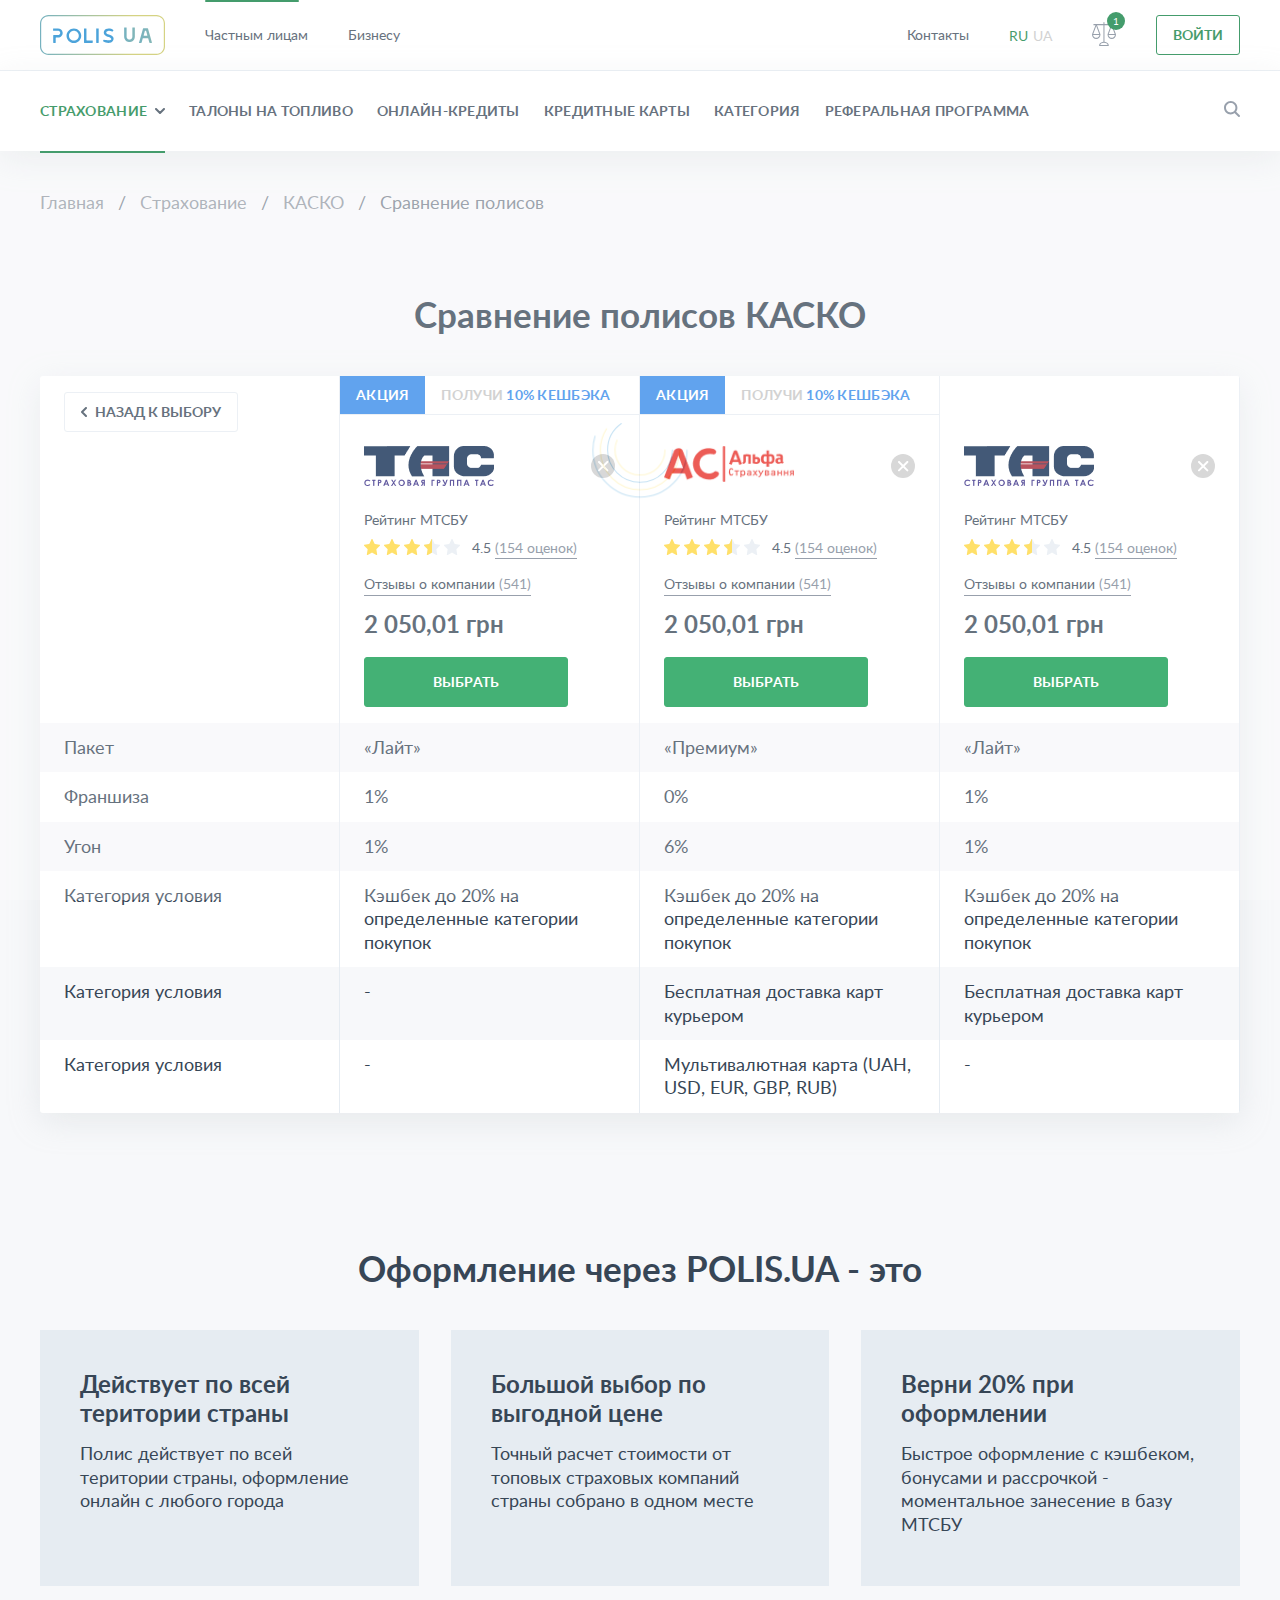
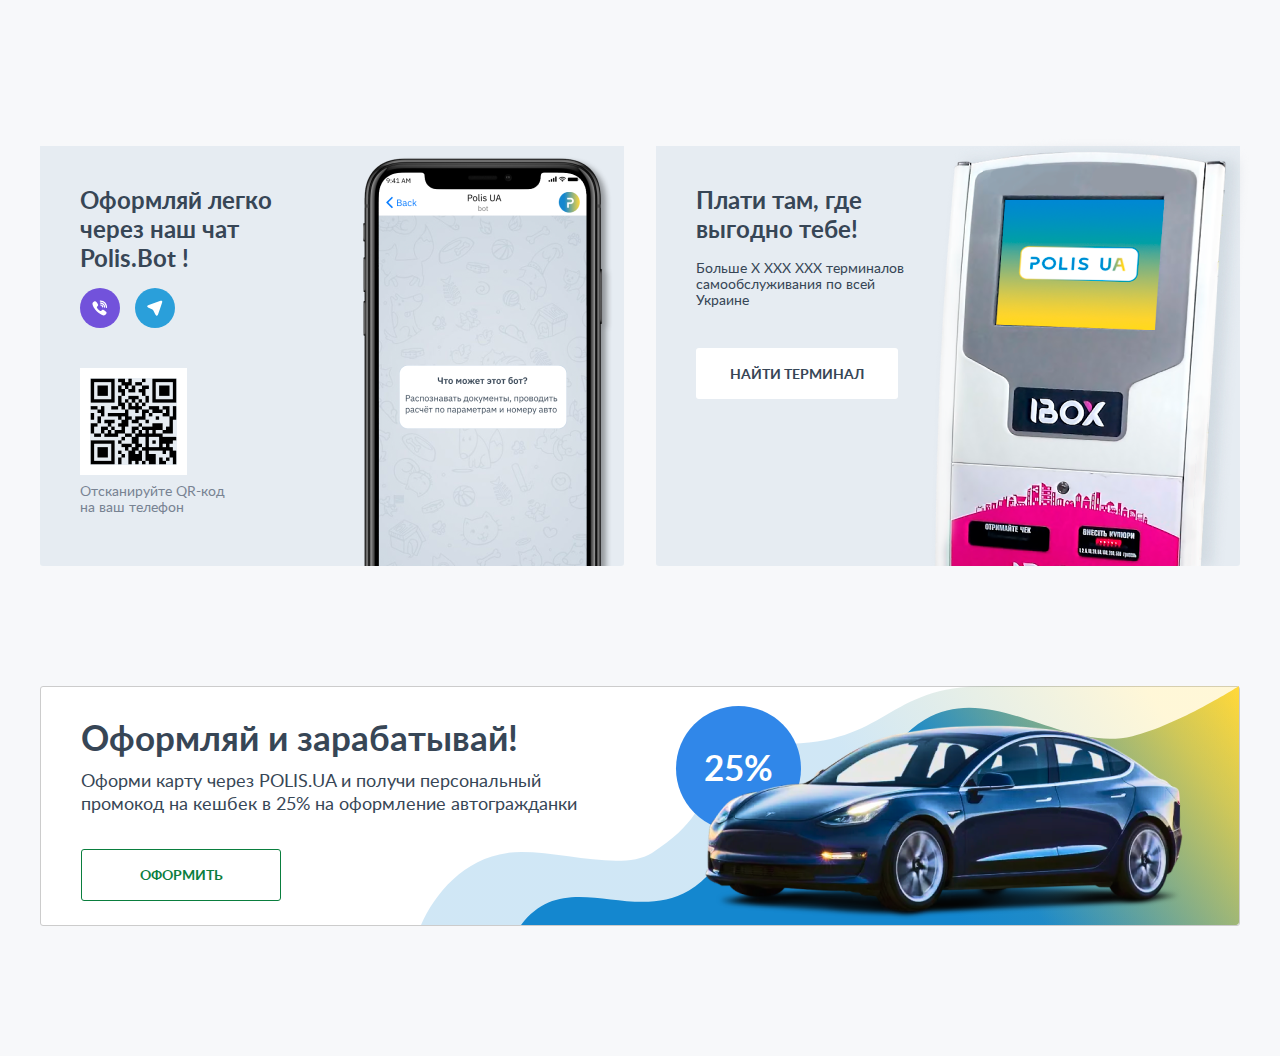
<file: compare.html>
<!DOCTYPE html>
<html lang="ru">
<head>
	<meta charset="utf-8">
	<title>КАСКО</title>
    
    <meta name="viewport" content="width=device-width, initial-scale=1.0" />
    <meta name="viewport" content="width=device-width, initial-scale=1.0, maximum-scale=1.0, user-scalable=no"> 

    <link rel="stylesheet" type="text/css" href="css/bootstrap.min.css">
    <link rel="stylesheet" type="text/css" href="css/bootstrap-select.min.css">
    <link rel="stylesheet" type="text/css" href="css/ion.rangeSlider.css" />
    <link rel="stylesheet" type="text/css" href="css/swiper.min.css">
    <link rel="stylesheet" type="text/css" href="css/fonts.css" />
    <link rel="stylesheet" type="text/css" href="css/form.css" /> 
    <link rel="stylesheet" type="text/css" href="css/style.css" /> 
    
    <link rel="icon" href="img/favicon.png" type="image/x-icon">
	<link rel="shortcut icon" href="img/favicon.png" type="image/x-icon">
    
    <script src="js/jquery.js"></script>
    <script src="js/bootstrap.min.js"></script>
    
    
    <script src="js/swiper.min.js"></script>
    <script src="js/bootstrap-select.min.js"></script> 
  
</head>
	<body class="js-loading">
       <div id="loader">
            <div class="spinner">
				<svg class="loader" viewBox="0 0 340 340">
                     <circle cx="170" cy="170" r="160" stroke="#1487CF"/>
                     <circle cx="170" cy="170" r="135" stroke="#FFD83A"/>
                     <circle cx="170" cy="170" r="110" stroke="#1487CF"/>
                     <circle cx="170" cy="170" r="85" stroke="#FFD83A"/>
                </svg>
            </div>
        </div><!--/Loader-->
        
        <div id="main">
            <div id="wrapper">
                <header>
                	<div class="header_top">
                    	<div class="container">
                        	<div class="row flex_j-space-between">
                            	<div class="flex">
                                	<a href="#" class="logo">
										<svg width="125" height="40" viewBox="0 0 125 40" fill="none" xmlns="http://www.w3.org/2000/svg" class="l1">
											<path d="M92.8565 0H116.512C118.762 0.00307941 120.92 0.887761 122.511 2.46008C124.102 4.03239 124.997 6.16403 125 8.38761V31.6124C124.997 33.836 124.102 35.9676 122.511 37.5399C120.92 39.1122 118.762 39.9969 116.512 40H8.48764C6.23753 39.9969 4.08048 39.1122 2.48941 37.5399C0.898347 35.9676 0.00311613 33.836 0 31.6124L0 8.38761C0.00311613 6.16403 0.898347 4.03239 2.48941 2.46008C4.08048 0.887761 6.23753 0.00307941 8.48764 0H93.1435V1.17661H8.48764C6.55339 1.17995 4.69933 1.94075 3.33161 3.29235C1.96389 4.64395 1.19402 6.47616 1.19064 8.38761V31.6124C1.19402 33.5238 1.96389 35.356 3.33161 36.7076C4.69933 38.0593 6.55339 38.82 8.48764 38.8234H116.512C118.447 38.82 120.301 38.0593 121.668 36.7076C123.036 35.356 123.806 33.5238 123.809 31.6124V8.38761C123.806 6.47616 123.036 4.64395 121.668 3.29235C120.301 1.94075 118.447 1.17995 116.512 1.17661H92.8565V0Z" fill="url(#paint0_linear)"/>
											<defs>
												<linearGradient id="paint0_linear" x1="0" y1="20" x2="125" y2="20" gradientUnits="userSpaceOnUse">
													<stop stop-color="#FFD83A">
														<animate attributeName="stop-color" values="#FFD83A; #1487CF; #FFD83A;" dur="2s" repeatCount="indefinite" />
													</stop>
													<stop offset="0.74" stop-color="#1487CF">
														<animate attributeName="stop-color" values="#1487CF; #FFD83A; #1487CF;" dur="2s" repeatCount="indefinite" />
													</stop>
													<stop offset="1" stop-color="#1487CF">
														<animate attributeName="stop-color" values="#1487CF;#FFD83A;#1487CF;" dur="2s" repeatCount="indefinite" />
													</stop>
												</linearGradient>
											</defs>
										</svg>

										<svg width="10" height="15" viewBox="0 0 10 15" fill="none" xmlns="http://www.w3.org/2000/svg" class="l2">
                                            <path d="M2.28559 14.9519H0.630663C0.573881 14.952 0.51768 14.9406 0.465517 14.9184C0.413354 14.8963 0.366333 14.8638 0.327348 14.823C0.288363 14.7822 0.258238 14.7339 0.238827 14.6812C0.219416 14.6285 0.21113 14.5724 0.214478 14.5164V7.45766C0.214478 7.34858 0.258326 7.24397 0.336376 7.16684C0.414426 7.08971 0.520284 7.04638 0.630663 7.04638H4.97607C5.5112 7.05738 6.03189 6.87441 6.43985 6.53201C6.84782 6.18961 7.11483 5.71147 7.1905 5.18785C7.22984 4.89337 7.20498 4.59397 7.11759 4.30976C7.03019 4.02556 6.88229 3.76311 6.6838 3.54005C6.48531 3.31698 6.24084 3.13845 5.96678 3.01645C5.69272 2.89445 5.39543 2.83179 5.09484 2.83268H0.510912C0.400533 2.83268 0.294674 2.78935 0.216624 2.71222C0.138574 2.63509 0.0947266 2.53048 0.0947266 2.4214V0.85873C0.0947266 0.749651 0.138574 0.64504 0.216624 0.56791C0.294674 0.49078 0.400533 0.447449 0.510912 0.447449H4.89166C6.05241 0.437333 7.17692 0.846578 8.05377 1.59824C8.93063 2.34991 9.49944 3.39222 9.65326 4.52922C9.71644 5.16011 9.64523 5.79708 9.44421 6.39912C9.2432 7.00116 8.91684 7.55493 8.48614 8.02478C8.05544 8.49463 7.52994 8.87015 6.94349 9.12715C6.35704 9.38415 5.72263 9.51694 5.0811 9.51697H3.11796C3.00758 9.51697 2.90172 9.5603 2.82367 9.63743C2.74562 9.71457 2.70178 9.81918 2.70178 9.92826V14.5164C2.70513 14.5724 2.69684 14.6285 2.67743 14.6812C2.65802 14.7339 2.62789 14.7822 2.58891 14.823C2.54992 14.8638 2.5029 14.8963 2.45074 14.9184C2.39857 14.9406 2.34237 14.952 2.28559 14.9519Z" fill="#1487CF" />
                                        </svg>
                                        <svg width="16" height="15" viewBox="0 0 16 15" fill="none" xmlns="http://www.w3.org/2000/svg" class="l3">
                                            <path fill-rule="evenodd" clip-rule="evenodd" d="M7.88326 12.5323C10.5938 12.5323 12.7911 10.3608 12.7911 7.68225C12.7911 5.00366 10.5938 2.83223 7.88326 2.83223C5.17273 2.83223 2.97541 5.00366 2.97541 7.68225C2.97541 10.3608 5.17273 12.5323 7.88326 12.5323ZM7.88326 14.9573C11.9491 14.9573 15.245 11.7001 15.245 7.68225C15.245 3.66436 11.9491 0.407227 7.88326 0.407227C3.81746 0.407227 0.521484 3.66436 0.521484 7.68225C0.521484 11.7001 3.81746 14.9573 7.88326 14.9573Z" fill="#1487CF" />
                                        </svg>
                                        <svg width="9" height="15" viewBox="0 0 9 15" fill="none" xmlns="http://www.w3.org/2000/svg" class="l4">
                                            <path d="M8.37955 14.9504H0.379748C0.275493 14.936 0.180667 14.883 0.114368 14.8022C0.0480691 14.7213 0.0152265 14.6187 0.0224581 14.5149V0.847562C0.0120695 0.74186 0.0434576 0.636283 0.110054 0.552933C0.176651 0.469583 0.273292 0.414922 0.379748 0.400391H2.03468C2.14506 0.400391 2.25091 0.443722 2.32896 0.520852C2.40701 0.597982 2.45086 0.702593 2.45086 0.811672V12.0346C2.45086 12.1437 2.49471 12.2483 2.57276 12.3254C2.65081 12.4026 2.75667 12.4459 2.86705 12.4459H8.31967C8.43005 12.4459 8.53591 12.4892 8.61396 12.5663C8.69201 12.6435 8.73585 12.7481 8.73585 12.8572V14.5159C8.74309 14.6197 8.71024 14.7223 8.64394 14.8031C8.57765 14.8839 8.48282 14.9369 8.37856 14.9514L8.37955 14.9504Z" fill="#1487CF" />
                                        </svg>
                                        <svg width="3" height="15" viewBox="0 0 3 15" fill="none" xmlns="http://www.w3.org/2000/svg" class="l5">
                                            <path d="M2.3459 0.446289H0.544721C0.354984 0.446289 0.201172 0.598289 0.201172 0.78579V14.6122C0.201172 14.7997 0.354984 14.9517 0.544721 14.9517H2.3459C2.53564 14.9517 2.68945 14.7997 2.68945 14.6122V0.78579C2.68945 0.598289 2.53564 0.446289 2.3459 0.446289Z" fill="#1487CF" />
                                        </svg>
                                        <svg width="12" height="15" viewBox="0 0 12 15" fill="none" xmlns="http://www.w3.org/2000/svg" class="l6">
                                            <path d="M10.5574 3.48144C10.4955 3.56297 10.4053 3.61893 10.3041 3.63846C10.2029 3.658 10.098 3.63972 10.0097 3.58717C8.81794 2.91009 7.42186 2.67259 6.06964 2.91689C4.87899 3.17589 3.62945 4.16432 4.59728 5.37585C5.20487 6.14021 6.76361 6.35264 7.63328 6.71737C8.9076 7.08464 10.0562 7.789 10.9549 8.75437C12.6815 11.1076 10.8244 14.1864 8.16922 14.7538C5.73415 15.1397 3.2402 14.6367 1.15295 13.3386C1.10802 13.3073 1.06981 13.2675 1.04053 13.2215C1.01124 13.1756 0.991464 13.1243 0.982338 13.0707C0.973211 13.0172 0.974915 12.9623 0.987352 12.9094C0.999788 12.8565 1.02271 12.8065 1.0548 12.7624L1.69772 11.8681C1.74378 11.8008 1.80951 11.7489 1.88614 11.7194C1.96278 11.69 2.04668 11.6843 2.12667 11.7032C3.61473 12.033 10.4602 13.3968 9.07913 10.5266C8.60307 9.25586 5.50818 8.75049 4.41275 8.23251C2.43685 7.32653 1.10289 5.24393 2.11489 3.11478C3.69816 -0.225914 8.56675 0.204768 11.2572 1.93816C11.3039 1.96949 11.3435 2.00986 11.3739 2.05681C11.4043 2.10376 11.4246 2.15631 11.4338 2.21128C11.443 2.26625 11.4408 2.32249 11.4273 2.37659C11.4138 2.43069 11.3894 2.48151 11.3554 2.52598L10.5574 3.48144Z" fill="#1487CF" />
                                        </svg>
                                        <svg width="11" height="16" viewBox="0 0 11 16" fill="none" xmlns="http://www.w3.org/2000/svg" class="l7">
                                            <path d="M10.4387 0.400391H8.77008C8.6597 0.400391 8.55384 0.443722 8.47579 0.520852C8.39774 0.597982 8.3539 0.702593 8.3539 0.811672V9.80942C8.35251 10.2309 8.25607 10.6467 8.07158 11.0267C7.8871 11.4067 7.61922 11.7412 7.28743 12.006C6.95564 12.2708 6.56828 12.4592 6.15355 12.5574C5.73882 12.6557 5.30714 12.6613 4.88993 12.5739C4.23933 12.4308 3.65832 12.071 3.24439 11.5547C2.83046 11.0385 2.60881 10.3972 2.61662 9.73861V0.847562C2.61662 0.738484 2.57277 0.633873 2.49472 0.556743C2.41667 0.479612 2.31081 0.43628 2.20043 0.43628H0.570046C0.459667 0.43628 0.353802 0.479612 0.275752 0.556743C0.197702 0.633873 0.153857 0.738484 0.153857 0.847562V9.62318C0.135376 10.9285 0.595024 12.1965 1.44807 13.1933C2.30111 14.1902 3.49005 14.8487 4.79571 15.0474C5.55015 15.1443 6.31681 15.0812 7.04467 14.8624C7.77253 14.6437 8.44489 14.2742 9.01701 13.7787C9.58914 13.2831 10.0479 12.6729 10.3628 11.9885C10.6777 11.3041 10.8414 10.5612 10.8432 9.80942V0.847562C10.8481 0.79158 10.8415 0.735182 10.8235 0.68185C10.8056 0.628519 10.7768 0.579387 10.7389 0.537484C10.701 0.495581 10.6548 0.461797 10.6032 0.438218C10.5516 0.41464 10.4956 0.401765 10.4387 0.400391Z" fill="url(#paint0_linear)" />
                                            <defs>
                                                <linearGradient id="paint0_linear" x1="-0.391943" y1="7.76065" x2="22.8405" y2="7.76065" gradientUnits="userSpaceOnUse">
                                                    <stop stop-color="#1487CF" />
                                                    <stop offset="1" stop-color="#FFD83A" />
                                                </linearGradient>
                                            </defs>
                                        </svg>
                                        <svg width="14" height="15" viewBox="0 0 14 15" fill="none" xmlns="http://www.w3.org/2000/svg" class="l8">
                                            <path d="M13.9493 14.4222L9.98574 0.611313C9.95995 0.527949 9.90803 0.454839 9.83746 0.402535C9.76689 0.350231 9.68132 0.321438 9.59311 0.320312H5.42635C5.33815 0.321438 5.25258 0.350231 5.18201 0.402535C5.11144 0.454839 5.05951 0.527949 5.03372 0.611313L0.911133 14.9518H3.16874C3.25695 14.9507 3.34251 14.9219 3.41308 14.8696C3.48365 14.8173 3.53558 14.7442 3.56137 14.6608L4.75201 10.5199C4.7778 10.4365 4.82973 10.3634 4.9003 10.3111C4.97087 10.2588 5.05643 10.23 5.14464 10.2289H9.83458C9.92279 10.23 10.0083 10.2588 10.0789 10.3111C10.1495 10.3634 10.2014 10.4365 10.2272 10.5199L11.4179 14.6608C11.4436 14.7442 11.4956 14.8173 11.5661 14.8696C11.6367 14.9219 11.7223 14.9507 11.8105 14.9518H13.5243C13.5907 14.9546 13.6567 14.9417 13.717 14.9141C13.7773 14.8865 13.83 14.845 13.8707 14.7932C13.9115 14.7413 13.9391 14.6806 13.9512 14.6161C13.9633 14.5515 13.9597 14.4851 13.9405 14.4222H13.9493ZM8.90209 7.7515H6.09284C6.02877 7.75188 5.96548 7.73763 5.9079 7.70987C5.85031 7.68211 5.79999 7.64159 5.76086 7.59146C5.72172 7.54133 5.69482 7.48295 5.68226 7.42087C5.6697 7.35878 5.67181 7.29467 5.68843 7.23352L6.87907 3.0693C6.90051 2.97916 6.9521 2.89881 7.02549 2.84124C7.09889 2.78368 7.18978 2.75227 7.28348 2.75211H7.73598C7.8262 2.75074 7.91443 2.77838 7.98737 2.83086C8.06031 2.88335 8.11402 2.95784 8.14039 3.04311L9.33104 7.20733C9.35308 7.27194 9.35853 7.34095 9.34688 7.40815C9.33524 7.47535 9.30687 7.53864 9.26433 7.59232C9.22179 7.646 9.16641 7.68838 9.10318 7.71566C9.03995 7.74294 8.97085 7.75426 8.90209 7.74859V7.7515Z" fill="url(#paint0_linear)" />
                                            <defs>
                                                <linearGradient id="paint0_linear" x1="-12.3969" y1="7.62163" x2="10.84" y2="7.62163" gradientUnits="userSpaceOnUse">
                                                    <stop stop-color="#1487CF" />
                                                    <stop offset="1" stop-color="#FFD83A" />
                                                </linearGradient>
                                            </defs>
                                        </svg>
                                    </a><!-- /logo -->
                                    
                                    <nav>
                                    	<ul class="hover_line">
                                        	<li class="active"><a href="#">Частным лицам</a></li>
                                            <li><a href="#">Бизнесу</a></li>
                                        </ul>
                                    </nav>
                                </div>
                                
                                <div class="flex">
                                	<a href="#" class="contacts">Контакты</a>
                                
                                    <div class="language-block">
                                        <form id="form-language">
                                            <button class="language-select active" type="button" name="RU">RU</button>
                                            <button class="language-select" type="button" name="UA">UA</button>
                                        </form>
                                    </div>
                                
                                    <div id="header_compare">
                                        <div class="compare_show">
                                            <div class="ico">
                                                <svg width="24" height="24" viewBox="0 0 24 24" fill="none" xmlns="http://www.w3.org/2000/svg">
<path d="M23.9592 12.2101L23.9388 12.2208L20.4956 3.17235H22.0667C22.3484 3.17235 22.5768 2.93119 22.5768 2.63375C22.5768 2.33631 22.3484 2.09515 22.0667 2.09515H12.4667V0.5386C12.4667 0.241158 12.2383 0 11.9566 0C11.6749 0 11.4465 0.241158 11.4465 0.5386V2.08977H1.85165C1.56995 2.08977 1.34155 2.33092 1.34155 2.62837C1.34155 2.92581 1.56995 3.16697 1.85165 3.16697H3.48905L0.0408077 12.2101C0.0153029 12.2731 0.00146653 12.3408 0 12.4093C0 14.8827 1.89896 16.8878 4.24145 16.8878C6.58393 16.8878 8.48289 14.8827 8.48289 12.4093C8.48142 12.3408 8.46759 12.2731 8.44208 12.2101L4.99894 3.16158H11.4465V19.8151C9.01339 20.009 7.11073 21.5709 7.11073 23.4614C7.11073 23.7588 7.33913 24 7.62083 24H16.2925C16.5742 24 16.8026 23.7588 16.8026 23.4614C16.8026 21.5709 14.8999 20.009 12.4667 19.8151V3.16158H18.9807L15.5579 12.2101C15.5324 12.2731 15.5186 12.3408 15.5171 12.4093C15.5171 14.8827 17.4161 16.8878 19.7586 16.8878C22.101 16.8878 24 14.8827 24 12.4093C23.9985 12.3408 23.9847 12.2731 23.9592 12.2101ZM4.2389 15.8187C2.659 15.8164 1.3135 14.6055 1.061 12.9587H7.39639C7.14517 14.5975 5.81107 15.8059 4.2389 15.8187ZM7.21275 11.8815H1.27524L4.2491 4.06643L7.21275 11.8815ZM15.6905 22.9228H8.21764C8.59511 21.7648 10.1509 20.8707 11.9515 20.8707C13.7522 20.8707 15.3131 21.7648 15.6905 22.9228ZM19.7356 4.07181L22.6993 11.8815H16.7617L19.7356 4.07181ZM19.7356 15.8187V15.8241C18.1618 15.8108 16.8271 14.5996 16.5781 12.9587H22.9135C22.661 14.6055 21.3155 15.8164 19.7356 15.8187Z" fill="#788392"/>
</svg>
                                            </div>
                                            <div class="value">1</div>
                                        </div>
                                        <div class="compare-block">
                                            <div class="head">
                                                <div class="ico">
                                                    <svg width="24" height="24" viewBox="0 0 24 24" fill="none" xmlns="http://www.w3.org/2000/svg">
<path d="M23.9592 12.2101L23.9388 12.2208L20.4956 3.17235H22.0667C22.3484 3.17235 22.5768 2.93119 22.5768 2.63375C22.5768 2.33631 22.3484 2.09515 22.0667 2.09515H12.4667V0.5386C12.4667 0.241158 12.2383 0 11.9566 0C11.6749 0 11.4465 0.241158 11.4465 0.5386V2.08977H1.85165C1.56995 2.08977 1.34155 2.33092 1.34155 2.62837C1.34155 2.92581 1.56995 3.16697 1.85165 3.16697H3.48905L0.0408077 12.2101C0.0153029 12.2731 0.00146653 12.3408 0 12.4093C0 14.8827 1.89896 16.8878 4.24145 16.8878C6.58393 16.8878 8.48289 14.8827 8.48289 12.4093C8.48142 12.3408 8.46759 12.2731 8.44208 12.2101L4.99894 3.16158H11.4465V19.8151C9.01339 20.009 7.11073 21.5709 7.11073 23.4614C7.11073 23.7588 7.33913 24 7.62083 24H16.2925C16.5742 24 16.8026 23.7588 16.8026 23.4614C16.8026 21.5709 14.8999 20.009 12.4667 19.8151V3.16158H18.9807L15.5579 12.2101C15.5324 12.2731 15.5186 12.3408 15.5171 12.4093C15.5171 14.8827 17.4161 16.8878 19.7586 16.8878C22.101 16.8878 24 14.8827 24 12.4093C23.9985 12.3408 23.9847 12.2731 23.9592 12.2101ZM4.2389 15.8187C2.659 15.8164 1.3135 14.6055 1.061 12.9587H7.39639C7.14517 14.5975 5.81107 15.8059 4.2389 15.8187ZM7.21275 11.8815H1.27524L4.2491 4.06643L7.21275 11.8815ZM15.6905 22.9228H8.21764C8.59511 21.7648 10.1509 20.8707 11.9515 20.8707C13.7522 20.8707 15.3131 21.7648 15.6905 22.9228ZM19.7356 4.07181L22.6993 11.8815H16.7617L19.7356 4.07181ZM19.7356 15.8187V15.8241C18.1618 15.8108 16.8271 14.5996 16.5781 12.9587H22.9135C22.661 14.6055 21.3155 15.8164 19.7356 15.8187Z" fill="#788392"/></svg>
                                                </div>
                                                <div class="tit">Лист сравнения</div>
                                            </div>
                                            <a href="#" class="list flex">
                                                <p>КАСКО (3)</p>
                                                <span class="remove"><svg width="18" height="18" viewBox="0 0 18 18" fill="none" xmlns="http://www.w3.org/2000/svg"><path d="M1.00122 1L16.9995 17" stroke="#CCCCCC" stroke-width="2" stroke-linecap="round" stroke-linejoin="round"/><path d="M16.9983 1L0.999999 17" stroke="#CCCCCC" stroke-width="2" stroke-linecap="round" stroke-linejoin="round"/></svg></span>
                                            </a>
                                            <div class="btn-block">
                                                <a href="#" class="btn"><span>перейти к сравнению</span><svg width="6" height="10" viewBox="0 0 6 10" fill="none" xmlns="http://www.w3.org/2000/svg"><path d="M1 1L5 5L1 9" stroke="#0A7E3E" stroke-width="2" stroke-linecap="round" stroke-linejoin="round"/><path d="M1 1L5 5L1 9" stroke="#189851" stroke-width="2" stroke-linecap="round" stroke-linejoin="round"/></svg></a>
                                            </div>
                                            <div class="empty">Ничего не добавлено</div>                                    
                                        </div>
                                    </div>
                                
                                    
                                    <div class="login">
                                        <a href="#" class="btn">
                                            <span>Войти</span>
                                        </a>
                                    </div>
                                    
                                    <div id="mob_menu"><svg width="16" height="12" viewBox="0 0 16 12" fill="none" xmlns="http://www.w3.org/2000/svg"><path d="M1 1H15M1 6H10M1 11H5" stroke="#374656" stroke-width="2" stroke-linecap="round" stroke-linejoin="round"/></svg></div>
                                    
                                 </div>
                            </div>
                        </div><!--container-->
                    </div>
                    
                    <div class="header_bottom">
                    	<div class="container">
                        	<div class="row flex_j-space-between"> 
                                <div id="navigation">
                                    <div class="main_menu">
                                        <ul class="navigation-menu">
                                            <li class="has-submenu active">
                                                <a href="#">Страхование <svg width="10" height="6" viewBox="0 0 10 6" fill="none" xmlns="http://www.w3.org/2000/svg">
    <path d="M9 1L5 5L1 1" stroke="#374656" stroke-width="2" stroke-linecap="round" stroke-linejoin="round"/></svg></a>
                                                <div class="submenu">
                                                    <div class="container">
                                                        <div class="row flex_j-space-between">
                                                            <ul>
                                                                <li><a href="#">Осаго</a></li>
                                                                <li><a href="#">Туристическое страхование</a></li>
                                                                <li><a href="#">Каско</a></li>
                                                                <li><a href="#">Зеленая карта</a></li>
                                                            </ul>
                                                            <div class="row">
                                                                <div class="item">
                                                                	<div class="img"><img src="img/1.jpg" alt=""/></div>
                                                                    <div class="flex flex_j-space-between">
                                                                    	<div class="tit">осаго</div>
                                                                		<div class="value">от 600 грн</div>
                                                                    </div>
                                                                </div>
                                                                <div class="item">
                                                                	<div class="img"><img src="img/2.jpg" alt=""/></div>
                                                                    <div class="flex flex_j-space-between">
                                                                    	<div class="tit">Європа, Турція,<br/> Єгипет</div>
                                                                		<div class="value">от 50 грн</div>
                                                                    </div>
                                                                </div>
                                                            </div>
                                                        </div>
                                                    </div>
                                                </div>
                                            </li>
                                            <li>
                                                <a href="#">Талоны на топливо</a>
                                            </li>
                                            <li>
                                                <a href="#">Онлайн-кредиты</a>
                                            </li>
                                            <li>
                                                <a href="#">Кредитные карты</a>
                                            </li>
                                            <li>
                                                <a href="#">Категория</a>
                                            </li>
                                            <li>
                                                <a href="#">Реферальная программа</a>
                                            </li>
                                            <li class="has-submenu menu-more">
                                                <a href="#">еще <svg width="10" height="6" viewBox="0 0 10 6" fill="none" xmlns="http://www.w3.org/2000/svg">
    <path d="M9 1L5 5L1 1" stroke="#374656" stroke-width="2" stroke-linecap="round" stroke-linejoin="round"/></svg></a>
                                                <div class="submenu">
                                                    <div class="container">
                                                        <ul>
                                                            <li><a href="#">Кредитные карты</a></li>
                                                            <li><a href="#">Категория</a></li>
                                                            <li><a href="#">Реферальная программа</a></li>
                                                        </ul>
                                                    </div>
                                                </div>
                                            </li>
                                        </ul>
                                    </div>
                                </div><!-- End navigation menu -->
                                
                                <div id="search" class="form-group search">
                                    <div class="input-group">
                                        <input type="search" name="search" placeholder="Поиск" value="" class="form-control">
                                        <button type="button"><svg width="16" height="16" viewBox="0 0 16 16" fill="none" xmlns="http://www.w3.org/2000/svg">
    <path fill-rule="evenodd" clip-rule="evenodd" d="M11.4088 6.70438C11.4088 9.30253 9.30253 11.4088 6.70438 11.4088C4.10622 11.4088 2 9.30253 2 6.70438C2 4.10622 4.10622 2 6.70438 2C9.30253 2 11.4088 4.10622 11.4088 6.70438ZM10.6875 12.0978C9.5738 12.9217 8.19597 13.4088 6.70438 13.4088C3.00165 13.4088 0 10.4071 0 6.70438C0 3.00165 3.00165 0 6.70438 0C10.4071 0 13.4088 3.00165 13.4088 6.70438C13.4088 8.19597 12.9217 9.5738 12.0978 10.6875C12.1164 10.7035 12.1345 10.7203 12.1522 10.7379L15.7077 14.2935C16.0982 14.684 16.0982 15.3172 15.7077 15.7077C15.3172 16.0982 14.684 16.0982 14.2935 15.7077L10.7379 12.1522C10.7203 12.1345 10.7035 12.1164 10.6875 12.0978Z" fill="#788392"/></svg></button>
                                    </div>
                                    <div class="show-search"><svg width="16" height="16" viewBox="0 0 16 16" fill="none" xmlns="http://www.w3.org/2000/svg">
    <path fill-rule="evenodd" clip-rule="evenodd" d="M11.4088 6.70438C11.4088 9.30253 9.30253 11.4088 6.70438 11.4088C4.10622 11.4088 2 9.30253 2 6.70438C2 4.10622 4.10622 2 6.70438 2C9.30253 2 11.4088 4.10622 11.4088 6.70438ZM10.6875 12.0978C9.5738 12.9217 8.19597 13.4088 6.70438 13.4088C3.00165 13.4088 0 10.4071 0 6.70438C0 3.00165 3.00165 0 6.70438 0C10.4071 0 13.4088 3.00165 13.4088 6.70438C13.4088 8.19597 12.9217 9.5738 12.0978 10.6875C12.1164 10.7035 12.1345 10.7203 12.1522 10.7379L15.7077 14.2935C16.0982 14.684 16.0982 15.3172 15.7077 15.7077C15.3172 16.0982 14.684 16.0982 14.2935 15.7077L10.7379 12.1522C10.7203 12.1345 10.7035 12.1164 10.6875 12.0978Z" fill="#788392"/></svg></div>
                                </div>
                            </div>
                        </div><!--container-->
                    </div>
                </header>
                
                <section id="bread_crumbs" class="bread_crumbs-2">
                    <div class="container">
                    	<ul class="flex">
                        	<li><a href="#">Главная</a></li>    
                            <li>/</li>    
                            <li><a href="#">Страхование</a></li>    
                            <li>/</li>
                            <li><a href="#">КАСКО</a></li>    
                            <li>/</li>
                            <li>Сравнение полисов</li>
                        </ul>
                    </div>
                </section>
                
                <section id="compare_page">
                	<div class="container">
                    	<div class="title-block text-center"><h2>Сравнение полисов КАСКО</h2></div>
                        
                        
                        <div class="table-compare compare_page">
                        	<table>
                            	<thead>
                                	<tr>
                                    	<th class="compare-item compare-list">
                                       
                                            <div class="compare-head">
                                                <a href="#" class="btn btn-back"><svg width="6" height="10" viewBox="0 0 6 10" fill="none" xmlns="http://www.w3.org/2000/svg">
            <path d="M5 9L1 5L5 1" stroke="#374656" stroke-width="2" stroke-linecap="round" stroke-linejoin="round"/></svg>назад к выбору</a>
                                            </div>
                                        
                                    	</th>
                                        <th class="compare-item compare-tariff" data-id="i-1">
                                            <div class="compare-head">
                                                <div class="action-block">
                                                    <div class="row">
                                                        <div class="tit">акция</div>
                                                        <h2>Получи <span class="color-blue">10% кешбэка</span></h2>
                                                    </div>
                                                </div>
                                                <div class="flex flex_j-space-between">
                                                    <div class="logo-company"><img src="img/8.png" alt=""></div>
                                                    <div class="dalete" data-id="i-1"><svg width="11" height="11" viewBox="0 0 11 11" fill="none" xmlns="http://www.w3.org/2000/svg"> <path d="M1.00098 1L9.34791 9.34783" stroke="white" stroke-width="2" stroke-linecap="round" stroke-linejoin="round"/><path d="M9.34668 1L0.999746 9.34783" stroke="white" stroke-width="2" stroke-linecap="round" stroke-linejoin="round"/></svg></div>
                                                </div>
                                                <div class="rating">
                                                    <p>Рейтинг МТСБУ</p>
                                                    <div class="flex">
                                                        <div class="star-block">
                                                            <div class="star">
                                                                <svg width="16" height="16" viewBox="0 0 16 16" fill="none" xmlns="http://www.w3.org/2000/svg">
                                                                    <path fill-rule="evenodd" clip-rule="evenodd" d="M8.50867 0.33676L10.5424 4.65109C10.5832 4.73777 10.6433 4.81265 10.7175 4.86932C10.7916 4.92599 10.8776 4.96274 10.9682 4.97644L15.516 5.66805C15.62 5.6829 15.7179 5.72846 15.7986 5.79954C15.8792 5.87061 15.9394 5.96431 15.9721 6.06991C16.0048 6.17552 16.0089 6.28875 15.9837 6.39665C15.9585 6.50455 15.9051 6.60276 15.8297 6.68002L12.5394 10.0383C12.4737 10.105 12.4246 10.1877 12.3962 10.2792C12.3677 10.3708 12.361 10.4683 12.3764 10.5632L13.1535 15.3057C13.1703 15.4157 13.1578 15.5284 13.1174 15.6312C13.077 15.7341 13.0104 15.8229 12.9249 15.8878C12.8395 15.9527 12.7387 15.9911 12.6338 15.9986C12.5289 16.0062 12.4241 15.9825 12.3312 15.9304L8.26375 13.6919C8.18226 13.6471 8.0918 13.6238 8 13.6238C7.9082 13.6238 7.81774 13.6471 7.73625 13.6919L3.67257 15.9304C3.57968 15.9823 3.475 16.0057 3.37027 15.998C3.26554 15.9903 3.16489 15.9519 3.0796 15.8871C2.99432 15.8222 2.92778 15.7334 2.88743 15.6308C2.84708 15.5281 2.83453 15.4155 2.85117 15.3057L3.62736 10.5632C3.643 10.4684 3.63641 10.3709 3.60816 10.2793C3.57991 10.1878 3.53086 10.105 3.46534 10.0383L0.170311 6.68002C0.0948887 6.60276 0.0415278 6.50455 0.0163389 6.39665C-0.00884995 6.28875 -0.00484844 6.17552 0.0278852 6.06991C0.0606189 5.96431 0.120761 5.87061 0.201426 5.79954C0.28209 5.72846 0.380016 5.6829 0.483989 5.66805L5.03184 4.97644C5.12319 4.96351 5.21018 4.9271 5.28521 4.8704C5.36024 4.81369 5.42104 4.7384 5.46232 4.65109L7.49228 0.33676C7.53866 0.235789 7.6109 0.150671 7.70077 0.0911234C7.79063 0.0315762 7.89448 0 8.00047 0C8.10646 0 8.21032 0.0315762 8.30018 0.0911234C8.39004 0.150671 8.46228 0.235789 8.50867 0.33676Z" fill="#FFD63B"></path>
                                                                </svg>
                                                            </div>
                                                            <div class="star">
                                                                <svg width="16" height="16" viewBox="0 0 16 16" fill="none" xmlns="http://www.w3.org/2000/svg">
                                                                    <path fill-rule="evenodd" clip-rule="evenodd" d="M8.50867 0.33676L10.5424 4.65109C10.5832 4.73777 10.6433 4.81265 10.7175 4.86932C10.7916 4.92599 10.8776 4.96274 10.9682 4.97644L15.516 5.66805C15.62 5.6829 15.7179 5.72846 15.7986 5.79954C15.8792 5.87061 15.9394 5.96431 15.9721 6.06991C16.0048 6.17552 16.0089 6.28875 15.9837 6.39665C15.9585 6.50455 15.9051 6.60276 15.8297 6.68002L12.5394 10.0383C12.4737 10.105 12.4246 10.1877 12.3962 10.2792C12.3677 10.3708 12.361 10.4683 12.3764 10.5632L13.1535 15.3057C13.1703 15.4157 13.1578 15.5284 13.1174 15.6312C13.077 15.7341 13.0104 15.8229 12.9249 15.8878C12.8395 15.9527 12.7387 15.9911 12.6338 15.9986C12.5289 16.0062 12.4241 15.9825 12.3312 15.9304L8.26375 13.6919C8.18226 13.6471 8.0918 13.6238 8 13.6238C7.9082 13.6238 7.81774 13.6471 7.73625 13.6919L3.67257 15.9304C3.57968 15.9823 3.475 16.0057 3.37027 15.998C3.26554 15.9903 3.16489 15.9519 3.0796 15.8871C2.99432 15.8222 2.92778 15.7334 2.88743 15.6308C2.84708 15.5281 2.83453 15.4155 2.85117 15.3057L3.62736 10.5632C3.643 10.4684 3.63641 10.3709 3.60816 10.2793C3.57991 10.1878 3.53086 10.105 3.46534 10.0383L0.170311 6.68002C0.0948887 6.60276 0.0415278 6.50455 0.0163389 6.39665C-0.00884995 6.28875 -0.00484844 6.17552 0.0278852 6.06991C0.0606189 5.96431 0.120761 5.87061 0.201426 5.79954C0.28209 5.72846 0.380016 5.6829 0.483989 5.66805L5.03184 4.97644C5.12319 4.96351 5.21018 4.9271 5.28521 4.8704C5.36024 4.81369 5.42104 4.7384 5.46232 4.65109L7.49228 0.33676C7.53866 0.235789 7.6109 0.150671 7.70077 0.0911234C7.79063 0.0315762 7.89448 0 8.00047 0C8.10646 0 8.21032 0.0315762 8.30018 0.0911234C8.39004 0.150671 8.46228 0.235789 8.50867 0.33676Z" fill="#FFD63B"></path>
                                                                </svg>
                                                            </div>
                                                            <div class="star">
                                                                <svg width="16" height="16" viewBox="0 0 16 16" fill="none" xmlns="http://www.w3.org/2000/svg">
                                                                    <path fill-rule="evenodd" clip-rule="evenodd" d="M8.50867 0.33676L10.5424 4.65109C10.5832 4.73777 10.6433 4.81265 10.7175 4.86932C10.7916 4.92599 10.8776 4.96274 10.9682 4.97644L15.516 5.66805C15.62 5.6829 15.7179 5.72846 15.7986 5.79954C15.8792 5.87061 15.9394 5.96431 15.9721 6.06991C16.0048 6.17552 16.0089 6.28875 15.9837 6.39665C15.9585 6.50455 15.9051 6.60276 15.8297 6.68002L12.5394 10.0383C12.4737 10.105 12.4246 10.1877 12.3962 10.2792C12.3677 10.3708 12.361 10.4683 12.3764 10.5632L13.1535 15.3057C13.1703 15.4157 13.1578 15.5284 13.1174 15.6312C13.077 15.7341 13.0104 15.8229 12.9249 15.8878C12.8395 15.9527 12.7387 15.9911 12.6338 15.9986C12.5289 16.0062 12.4241 15.9825 12.3312 15.9304L8.26375 13.6919C8.18226 13.6471 8.0918 13.6238 8 13.6238C7.9082 13.6238 7.81774 13.6471 7.73625 13.6919L3.67257 15.9304C3.57968 15.9823 3.475 16.0057 3.37027 15.998C3.26554 15.9903 3.16489 15.9519 3.0796 15.8871C2.99432 15.8222 2.92778 15.7334 2.88743 15.6308C2.84708 15.5281 2.83453 15.4155 2.85117 15.3057L3.62736 10.5632C3.643 10.4684 3.63641 10.3709 3.60816 10.2793C3.57991 10.1878 3.53086 10.105 3.46534 10.0383L0.170311 6.68002C0.0948887 6.60276 0.0415278 6.50455 0.0163389 6.39665C-0.00884995 6.28875 -0.00484844 6.17552 0.0278852 6.06991C0.0606189 5.96431 0.120761 5.87061 0.201426 5.79954C0.28209 5.72846 0.380016 5.6829 0.483989 5.66805L5.03184 4.97644C5.12319 4.96351 5.21018 4.9271 5.28521 4.8704C5.36024 4.81369 5.42104 4.7384 5.46232 4.65109L7.49228 0.33676C7.53866 0.235789 7.6109 0.150671 7.70077 0.0911234C7.79063 0.0315762 7.89448 0 8.00047 0C8.10646 0 8.21032 0.0315762 8.30018 0.0911234C8.39004 0.150671 8.46228 0.235789 8.50867 0.33676Z" fill="#FFD63B"></path>
                                                                </svg>
                                                            </div>
                                                            <div class="star">
                                                                <svg width="16px" height="16px">
                                                                    <g id="Design-Tasks" stroke="none" stroke-width="1" fill="none" fill-rule="evenodd">
                                                                        <g id="half">
                                                                            <path d="M8.50867,0.33676 L10.5424,4.65109 C10.5832,4.73777 10.6433,4.81265 10.7175,4.86932 C10.7916,4.92599 10.8776,4.96274 10.9682,4.97644 L15.516,5.66805 C15.62,5.6829 15.7179,5.72846 15.7986,5.79954 C15.8792,5.87061 15.9394,5.96431 15.9721,6.06991 C16.0048,6.17552 16.0089,6.28875 15.9837,6.39665 C15.9585,6.50455 15.9051,6.60276 15.8297,6.68002 L12.5394,10.0383 C12.4737,10.105 12.4246,10.1877 12.3962,10.2792 C12.3677,10.3708 12.361,10.4683 12.3764,10.5632 L13.1535,15.3057 C13.1703,15.4157 13.1578,15.5284 13.1174,15.6312 C13.077,15.7341 13.0104,15.8229 12.9249,15.8878 C12.8395,15.9527 12.7387,15.9911 12.6338,15.9986 C12.5289,16.0062 12.4241,15.9825 12.3312,15.9304 L8.26375,13.6919 C8.18226,13.6471 8.0918,13.6238 8,13.6238 C7.9082,13.6238 7.81774,13.6471 7.73625,13.6919 L3.67257,15.9304 C3.57968,15.9823 3.475,16.0057 3.37027,15.998 C3.26554,15.9903 3.16489,15.9519 3.0796,15.8871 C2.99432,15.8222 2.92778,15.7334 2.88743,15.6308 C2.84708,15.5281 2.83453,15.4155 2.85117,15.3057 L3.62736,10.5632 C3.643,10.4684 3.63641,10.3709 3.60816,10.2793 C3.57991,10.1878 3.53086,10.105 3.46534,10.0383 L0.170311003,6.68002 C0.0948887027,6.60276 0.0415278027,6.50455 0.0163389027,6.39665 C-0.00884994727,6.28875 -0.00484843727,6.17552 0.0278852027,6.06991 C0.0606189027,5.96431 0.120761003,5.87061 0.201426003,5.79954 C0.282090003,5.72846 0.380016003,5.6829 0.483989003,5.66805 L5.03184,4.97644 C5.12319,4.96351 5.21018,4.9271 5.28521,4.8704 C5.36024,4.81369 5.42104,4.7384 5.46232,4.65109 L7.49228,0.33676 C7.53866,0.235789 7.6109,0.150671 7.70077,0.0911234 C7.79063,0.0315762 7.89448,-2.1564972e-12 8.00047,-2.1564972e-12 C8.10646,-2.1564972e-12 8.21032,0.0315762 8.30018,0.0911234 C8.39004,0.150671 8.46228,0.235789 8.50867,0.33676 Z" id="Path-Copy-6" fill="#E6ECF2"></path>
                                                                            <path d="M8,5 L8,13.6238 C8,13.6238 7.81774,13.6471 7.73625,13.6919 L3.67257,15.9304 C3.57968,15.9823 3.475,16.0057 3.37027,15.998 C3.26554,15.9903 3.16489,15.9519 3.0796,15.8871 C2.99432,15.8222 2.92778,15.7334 2.88743,15.6308 C2.84708,15.5281 2.83453,15.4155 2.85117,15.3057 L3.62736,10.5632 C3.643,10.4684 3.63641,10.3709 3.60816,10.2793 C3.57991,10.1878 3.53086,10.105 3.46534,10.0383 L0.170311003,6.68002 C0.0948887027,6.60276 0.0415278027,6.50455 0.0163389027,6.39665 C-0.00884994727,6.28875 -0.00484843727,6.17552 0.0278852027,6.06991 C0.0606189027,5.96431 0.120761003,5.87061 0.201426003,5.79954 C0.282090003,5.72846 0.380016003,5.6829 0.483989003,5.66805 L5.03184,4.97644 C5.12319,4.96351 5.21018,4.9271 5.28521,4.8704 C5.36024,4.81369 5.42104,4.7384 5.46232,4.65109 L7.49228,0.33676 C7.53866,0.235789 7.6109,0.150671 7.70077,0.0911235 C7.79063,0.0315763 7.89448,-2.96029867e-12 8.00047,-2.96029867e-12 L8,1 L8,5 Z" id="Path" fill="#FFD63B"></path>
                                                                        </g>
                                                                    </g>
                                                                </svg>
                                                            </div>
                                                            <div class="star">
                                                                <svg width="16" height="16" viewBox="0 0 16 16" fill="none" xmlns="http://www.w3.org/2000/svg">
                                                                    <path fill-rule="evenodd" clip-rule="evenodd" d="M8.50867 0.33676L10.5424 4.65109C10.5832 4.73777 10.6433 4.81265 10.7175 4.86932C10.7916 4.92599 10.8776 4.96274 10.9682 4.97644L15.516 5.66805C15.62 5.6829 15.7179 5.72846 15.7986 5.79954C15.8792 5.87061 15.9394 5.96431 15.9721 6.06991C16.0048 6.17552 16.0089 6.28875 15.9837 6.39665C15.9585 6.50455 15.9051 6.60276 15.8297 6.68002L12.5394 10.0383C12.4737 10.105 12.4246 10.1877 12.3962 10.2792C12.3677 10.3708 12.361 10.4683 12.3764 10.5632L13.1535 15.3057C13.1703 15.4157 13.1578 15.5284 13.1174 15.6312C13.077 15.7341 13.0104 15.8229 12.9249 15.8878C12.8395 15.9527 12.7387 15.9911 12.6338 15.9986C12.5289 16.0062 12.4241 15.9825 12.3312 15.9304L8.26375 13.6919C8.18226 13.6471 8.0918 13.6238 8 13.6238C7.9082 13.6238 7.81774 13.6471 7.73625 13.6919L3.67257 15.9304C3.57968 15.9823 3.475 16.0057 3.37027 15.998C3.26554 15.9903 3.16489 15.9519 3.0796 15.8871C2.99432 15.8222 2.92778 15.7334 2.88743 15.6308C2.84708 15.5281 2.83453 15.4155 2.85117 15.3057L3.62736 10.5632C3.643 10.4684 3.63641 10.3709 3.60816 10.2793C3.57991 10.1878 3.53086 10.105 3.46534 10.0383L0.170311 6.68002C0.0948887 6.60276 0.0415278 6.50455 0.0163389 6.39665C-0.00884995 6.28875 -0.00484844 6.17552 0.0278852 6.06991C0.0606189 5.96431 0.120761 5.87061 0.201426 5.79954C0.28209 5.72846 0.380016 5.6829 0.483989 5.66805L5.03184 4.97644C5.12319 4.96351 5.21018 4.9271 5.28521 4.8704C5.36024 4.81369 5.42104 4.7384 5.46232 4.65109L7.49228 0.33676C7.53866 0.235789 7.6109 0.150671 7.70077 0.0911234C7.79063 0.0315762 7.89448 0 8.00047 0C8.10646 0 8.21032 0.0315762 8.30018 0.0911234C8.39004 0.150671 8.46228 0.235789 8.50867 0.33676Z" fill="#E6ECF2"></path>
                                                                </svg>
                                                            </div>
                                                        </div>
                                                        <p>4.5 <a href="#">(154 оценок)</a></p>
                                                    </div>
                                                    <a href="#" class="review-company">Отзывы о компании <span>(541)</span></a>
                                                </div>
                                                <div class="price">2 050,01 грн</div>
                                                <button class="btn btn-bg">Выбрать</button>
                                            </div>
                                        </th>
                                        <th class="compare-item compare-tariff" data-id="i-2">
                                            <div class="compare-head">
                                                <div class="action-block">
                                                    <div class="row">
                                                        <div class="tit">акция</div>
                                                        <h2>Получи <span class="color-blue">10% кешбэка</span></h2>
                                                    </div>
                                                </div>
                                                <div class="flex flex_j-space-between">
                                                    <div class="logo-company"><img src="img/12.png" alt=""></div>
                                                    <div class="dalete" data-id="i-2"><svg width="11" height="11" viewBox="0 0 11 11" fill="none" xmlns="http://www.w3.org/2000/svg"><path d="M1.00098 1L9.34791 9.34783" stroke="white" stroke-width="2" stroke-linecap="round" stroke-linejoin="round"/><path d="M9.34668 1L0.999746 9.34783" stroke="white" stroke-width="2" stroke-linecap="round" stroke-linejoin="round"/></svg></div>
                                                </div>
                                                <div class="rating">
                                                    <p>Рейтинг МТСБУ</p>
                                                    <div class="flex">
                                                        <div class="star-block">
                                                            <div class="star">
                                                                <svg width="16" height="16" viewBox="0 0 16 16" fill="none" xmlns="http://www.w3.org/2000/svg">
                                                                    <path fill-rule="evenodd" clip-rule="evenodd" d="M8.50867 0.33676L10.5424 4.65109C10.5832 4.73777 10.6433 4.81265 10.7175 4.86932C10.7916 4.92599 10.8776 4.96274 10.9682 4.97644L15.516 5.66805C15.62 5.6829 15.7179 5.72846 15.7986 5.79954C15.8792 5.87061 15.9394 5.96431 15.9721 6.06991C16.0048 6.17552 16.0089 6.28875 15.9837 6.39665C15.9585 6.50455 15.9051 6.60276 15.8297 6.68002L12.5394 10.0383C12.4737 10.105 12.4246 10.1877 12.3962 10.2792C12.3677 10.3708 12.361 10.4683 12.3764 10.5632L13.1535 15.3057C13.1703 15.4157 13.1578 15.5284 13.1174 15.6312C13.077 15.7341 13.0104 15.8229 12.9249 15.8878C12.8395 15.9527 12.7387 15.9911 12.6338 15.9986C12.5289 16.0062 12.4241 15.9825 12.3312 15.9304L8.26375 13.6919C8.18226 13.6471 8.0918 13.6238 8 13.6238C7.9082 13.6238 7.81774 13.6471 7.73625 13.6919L3.67257 15.9304C3.57968 15.9823 3.475 16.0057 3.37027 15.998C3.26554 15.9903 3.16489 15.9519 3.0796 15.8871C2.99432 15.8222 2.92778 15.7334 2.88743 15.6308C2.84708 15.5281 2.83453 15.4155 2.85117 15.3057L3.62736 10.5632C3.643 10.4684 3.63641 10.3709 3.60816 10.2793C3.57991 10.1878 3.53086 10.105 3.46534 10.0383L0.170311 6.68002C0.0948887 6.60276 0.0415278 6.50455 0.0163389 6.39665C-0.00884995 6.28875 -0.00484844 6.17552 0.0278852 6.06991C0.0606189 5.96431 0.120761 5.87061 0.201426 5.79954C0.28209 5.72846 0.380016 5.6829 0.483989 5.66805L5.03184 4.97644C5.12319 4.96351 5.21018 4.9271 5.28521 4.8704C5.36024 4.81369 5.42104 4.7384 5.46232 4.65109L7.49228 0.33676C7.53866 0.235789 7.6109 0.150671 7.70077 0.0911234C7.79063 0.0315762 7.89448 0 8.00047 0C8.10646 0 8.21032 0.0315762 8.30018 0.0911234C8.39004 0.150671 8.46228 0.235789 8.50867 0.33676Z" fill="#FFD63B"></path>
                                                                </svg>
                                                            </div>
                                                            <div class="star">
                                                                <svg width="16" height="16" viewBox="0 0 16 16" fill="none" xmlns="http://www.w3.org/2000/svg">
                                                                    <path fill-rule="evenodd" clip-rule="evenodd" d="M8.50867 0.33676L10.5424 4.65109C10.5832 4.73777 10.6433 4.81265 10.7175 4.86932C10.7916 4.92599 10.8776 4.96274 10.9682 4.97644L15.516 5.66805C15.62 5.6829 15.7179 5.72846 15.7986 5.79954C15.8792 5.87061 15.9394 5.96431 15.9721 6.06991C16.0048 6.17552 16.0089 6.28875 15.9837 6.39665C15.9585 6.50455 15.9051 6.60276 15.8297 6.68002L12.5394 10.0383C12.4737 10.105 12.4246 10.1877 12.3962 10.2792C12.3677 10.3708 12.361 10.4683 12.3764 10.5632L13.1535 15.3057C13.1703 15.4157 13.1578 15.5284 13.1174 15.6312C13.077 15.7341 13.0104 15.8229 12.9249 15.8878C12.8395 15.9527 12.7387 15.9911 12.6338 15.9986C12.5289 16.0062 12.4241 15.9825 12.3312 15.9304L8.26375 13.6919C8.18226 13.6471 8.0918 13.6238 8 13.6238C7.9082 13.6238 7.81774 13.6471 7.73625 13.6919L3.67257 15.9304C3.57968 15.9823 3.475 16.0057 3.37027 15.998C3.26554 15.9903 3.16489 15.9519 3.0796 15.8871C2.99432 15.8222 2.92778 15.7334 2.88743 15.6308C2.84708 15.5281 2.83453 15.4155 2.85117 15.3057L3.62736 10.5632C3.643 10.4684 3.63641 10.3709 3.60816 10.2793C3.57991 10.1878 3.53086 10.105 3.46534 10.0383L0.170311 6.68002C0.0948887 6.60276 0.0415278 6.50455 0.0163389 6.39665C-0.00884995 6.28875 -0.00484844 6.17552 0.0278852 6.06991C0.0606189 5.96431 0.120761 5.87061 0.201426 5.79954C0.28209 5.72846 0.380016 5.6829 0.483989 5.66805L5.03184 4.97644C5.12319 4.96351 5.21018 4.9271 5.28521 4.8704C5.36024 4.81369 5.42104 4.7384 5.46232 4.65109L7.49228 0.33676C7.53866 0.235789 7.6109 0.150671 7.70077 0.0911234C7.79063 0.0315762 7.89448 0 8.00047 0C8.10646 0 8.21032 0.0315762 8.30018 0.0911234C8.39004 0.150671 8.46228 0.235789 8.50867 0.33676Z" fill="#FFD63B"></path>
                                                                </svg>
                                                            </div>
                                                            <div class="star">
                                                                <svg width="16" height="16" viewBox="0 0 16 16" fill="none" xmlns="http://www.w3.org/2000/svg">
                                                                    <path fill-rule="evenodd" clip-rule="evenodd" d="M8.50867 0.33676L10.5424 4.65109C10.5832 4.73777 10.6433 4.81265 10.7175 4.86932C10.7916 4.92599 10.8776 4.96274 10.9682 4.97644L15.516 5.66805C15.62 5.6829 15.7179 5.72846 15.7986 5.79954C15.8792 5.87061 15.9394 5.96431 15.9721 6.06991C16.0048 6.17552 16.0089 6.28875 15.9837 6.39665C15.9585 6.50455 15.9051 6.60276 15.8297 6.68002L12.5394 10.0383C12.4737 10.105 12.4246 10.1877 12.3962 10.2792C12.3677 10.3708 12.361 10.4683 12.3764 10.5632L13.1535 15.3057C13.1703 15.4157 13.1578 15.5284 13.1174 15.6312C13.077 15.7341 13.0104 15.8229 12.9249 15.8878C12.8395 15.9527 12.7387 15.9911 12.6338 15.9986C12.5289 16.0062 12.4241 15.9825 12.3312 15.9304L8.26375 13.6919C8.18226 13.6471 8.0918 13.6238 8 13.6238C7.9082 13.6238 7.81774 13.6471 7.73625 13.6919L3.67257 15.9304C3.57968 15.9823 3.475 16.0057 3.37027 15.998C3.26554 15.9903 3.16489 15.9519 3.0796 15.8871C2.99432 15.8222 2.92778 15.7334 2.88743 15.6308C2.84708 15.5281 2.83453 15.4155 2.85117 15.3057L3.62736 10.5632C3.643 10.4684 3.63641 10.3709 3.60816 10.2793C3.57991 10.1878 3.53086 10.105 3.46534 10.0383L0.170311 6.68002C0.0948887 6.60276 0.0415278 6.50455 0.0163389 6.39665C-0.00884995 6.28875 -0.00484844 6.17552 0.0278852 6.06991C0.0606189 5.96431 0.120761 5.87061 0.201426 5.79954C0.28209 5.72846 0.380016 5.6829 0.483989 5.66805L5.03184 4.97644C5.12319 4.96351 5.21018 4.9271 5.28521 4.8704C5.36024 4.81369 5.42104 4.7384 5.46232 4.65109L7.49228 0.33676C7.53866 0.235789 7.6109 0.150671 7.70077 0.0911234C7.79063 0.0315762 7.89448 0 8.00047 0C8.10646 0 8.21032 0.0315762 8.30018 0.0911234C8.39004 0.150671 8.46228 0.235789 8.50867 0.33676Z" fill="#FFD63B"></path>
                                                                </svg>
                                                            </div>
                                                            <div class="star">
                                                                <svg width="16px" height="16px">
                                                                    <g id="Design-Tasks" stroke="none" stroke-width="1" fill="none" fill-rule="evenodd">
                                                                        <g id="half">
                                                                            <path d="M8.50867,0.33676 L10.5424,4.65109 C10.5832,4.73777 10.6433,4.81265 10.7175,4.86932 C10.7916,4.92599 10.8776,4.96274 10.9682,4.97644 L15.516,5.66805 C15.62,5.6829 15.7179,5.72846 15.7986,5.79954 C15.8792,5.87061 15.9394,5.96431 15.9721,6.06991 C16.0048,6.17552 16.0089,6.28875 15.9837,6.39665 C15.9585,6.50455 15.9051,6.60276 15.8297,6.68002 L12.5394,10.0383 C12.4737,10.105 12.4246,10.1877 12.3962,10.2792 C12.3677,10.3708 12.361,10.4683 12.3764,10.5632 L13.1535,15.3057 C13.1703,15.4157 13.1578,15.5284 13.1174,15.6312 C13.077,15.7341 13.0104,15.8229 12.9249,15.8878 C12.8395,15.9527 12.7387,15.9911 12.6338,15.9986 C12.5289,16.0062 12.4241,15.9825 12.3312,15.9304 L8.26375,13.6919 C8.18226,13.6471 8.0918,13.6238 8,13.6238 C7.9082,13.6238 7.81774,13.6471 7.73625,13.6919 L3.67257,15.9304 C3.57968,15.9823 3.475,16.0057 3.37027,15.998 C3.26554,15.9903 3.16489,15.9519 3.0796,15.8871 C2.99432,15.8222 2.92778,15.7334 2.88743,15.6308 C2.84708,15.5281 2.83453,15.4155 2.85117,15.3057 L3.62736,10.5632 C3.643,10.4684 3.63641,10.3709 3.60816,10.2793 C3.57991,10.1878 3.53086,10.105 3.46534,10.0383 L0.170311003,6.68002 C0.0948887027,6.60276 0.0415278027,6.50455 0.0163389027,6.39665 C-0.00884994727,6.28875 -0.00484843727,6.17552 0.0278852027,6.06991 C0.0606189027,5.96431 0.120761003,5.87061 0.201426003,5.79954 C0.282090003,5.72846 0.380016003,5.6829 0.483989003,5.66805 L5.03184,4.97644 C5.12319,4.96351 5.21018,4.9271 5.28521,4.8704 C5.36024,4.81369 5.42104,4.7384 5.46232,4.65109 L7.49228,0.33676 C7.53866,0.235789 7.6109,0.150671 7.70077,0.0911234 C7.79063,0.0315762 7.89448,-2.1564972e-12 8.00047,-2.1564972e-12 C8.10646,-2.1564972e-12 8.21032,0.0315762 8.30018,0.0911234 C8.39004,0.150671 8.46228,0.235789 8.50867,0.33676 Z" id="Path-Copy-6" fill="#E6ECF2"></path>
                                                                            <path d="M8,5 L8,13.6238 C8,13.6238 7.81774,13.6471 7.73625,13.6919 L3.67257,15.9304 C3.57968,15.9823 3.475,16.0057 3.37027,15.998 C3.26554,15.9903 3.16489,15.9519 3.0796,15.8871 C2.99432,15.8222 2.92778,15.7334 2.88743,15.6308 C2.84708,15.5281 2.83453,15.4155 2.85117,15.3057 L3.62736,10.5632 C3.643,10.4684 3.63641,10.3709 3.60816,10.2793 C3.57991,10.1878 3.53086,10.105 3.46534,10.0383 L0.170311003,6.68002 C0.0948887027,6.60276 0.0415278027,6.50455 0.0163389027,6.39665 C-0.00884994727,6.28875 -0.00484843727,6.17552 0.0278852027,6.06991 C0.0606189027,5.96431 0.120761003,5.87061 0.201426003,5.79954 C0.282090003,5.72846 0.380016003,5.6829 0.483989003,5.66805 L5.03184,4.97644 C5.12319,4.96351 5.21018,4.9271 5.28521,4.8704 C5.36024,4.81369 5.42104,4.7384 5.46232,4.65109 L7.49228,0.33676 C7.53866,0.235789 7.6109,0.150671 7.70077,0.0911235 C7.79063,0.0315763 7.89448,-2.96029867e-12 8.00047,-2.96029867e-12 L8,1 L8,5 Z" id="Path" fill="#FFD63B"></path>
                                                                        </g>
                                                                    </g>
                                                                </svg>
                                                            </div>
                                                            <div class="star">
                                                                <svg width="16" height="16" viewBox="0 0 16 16" fill="none" xmlns="http://www.w3.org/2000/svg">
                                                                    <path fill-rule="evenodd" clip-rule="evenodd" d="M8.50867 0.33676L10.5424 4.65109C10.5832 4.73777 10.6433 4.81265 10.7175 4.86932C10.7916 4.92599 10.8776 4.96274 10.9682 4.97644L15.516 5.66805C15.62 5.6829 15.7179 5.72846 15.7986 5.79954C15.8792 5.87061 15.9394 5.96431 15.9721 6.06991C16.0048 6.17552 16.0089 6.28875 15.9837 6.39665C15.9585 6.50455 15.9051 6.60276 15.8297 6.68002L12.5394 10.0383C12.4737 10.105 12.4246 10.1877 12.3962 10.2792C12.3677 10.3708 12.361 10.4683 12.3764 10.5632L13.1535 15.3057C13.1703 15.4157 13.1578 15.5284 13.1174 15.6312C13.077 15.7341 13.0104 15.8229 12.9249 15.8878C12.8395 15.9527 12.7387 15.9911 12.6338 15.9986C12.5289 16.0062 12.4241 15.9825 12.3312 15.9304L8.26375 13.6919C8.18226 13.6471 8.0918 13.6238 8 13.6238C7.9082 13.6238 7.81774 13.6471 7.73625 13.6919L3.67257 15.9304C3.57968 15.9823 3.475 16.0057 3.37027 15.998C3.26554 15.9903 3.16489 15.9519 3.0796 15.8871C2.99432 15.8222 2.92778 15.7334 2.88743 15.6308C2.84708 15.5281 2.83453 15.4155 2.85117 15.3057L3.62736 10.5632C3.643 10.4684 3.63641 10.3709 3.60816 10.2793C3.57991 10.1878 3.53086 10.105 3.46534 10.0383L0.170311 6.68002C0.0948887 6.60276 0.0415278 6.50455 0.0163389 6.39665C-0.00884995 6.28875 -0.00484844 6.17552 0.0278852 6.06991C0.0606189 5.96431 0.120761 5.87061 0.201426 5.79954C0.28209 5.72846 0.380016 5.6829 0.483989 5.66805L5.03184 4.97644C5.12319 4.96351 5.21018 4.9271 5.28521 4.8704C5.36024 4.81369 5.42104 4.7384 5.46232 4.65109L7.49228 0.33676C7.53866 0.235789 7.6109 0.150671 7.70077 0.0911234C7.79063 0.0315762 7.89448 0 8.00047 0C8.10646 0 8.21032 0.0315762 8.30018 0.0911234C8.39004 0.150671 8.46228 0.235789 8.50867 0.33676Z" fill="#E6ECF2"></path>
                                                                </svg>
                                                            </div>
                                                        </div>
                                                        <p>4.5 <a href="#">(154 оценок)</a></p>
                                                    </div>
                                                    <a href="#" class="review-company">Отзывы о компании <span>(541)</span></a>
                                                </div>
                                                <div class="price">2 050,01 грн</div>
                                                <button class="btn btn-bg">Выбрать</button>
                                            </div>
                                        </th>
                                        <th class="compare-item compare-tariff" data-id="i-3">
                                            <div class="compare-head">
                                                <div class="action-block"></div>
                                                <div class="flex flex_j-space-between">
                                                    <div class="logo-company"><img src="img/8.png" alt=""></div>
                                                    <div class="dalete" data-id="i-3"><svg width="11" height="11" viewBox="0 0 11 11" fill="none" xmlns="http://www.w3.org/2000/svg"> <path d="M1.00098 1L9.34791 9.34783" stroke="white" stroke-width="2" stroke-linecap="round" stroke-linejoin="round"/><path d="M9.34668 1L0.999746 9.34783" stroke="white" stroke-width="2" stroke-linecap="round" stroke-linejoin="round"/></svg></div>
                                                </div>
                                                <div class="rating">
                                                    <p>Рейтинг МТСБУ</p>
                                                    <div class="flex">
                                                        <div class="star-block">
                                                            <div class="star">
                                                                <svg width="16" height="16" viewBox="0 0 16 16" fill="none" xmlns="http://www.w3.org/2000/svg">
                                                                    <path fill-rule="evenodd" clip-rule="evenodd" d="M8.50867 0.33676L10.5424 4.65109C10.5832 4.73777 10.6433 4.81265 10.7175 4.86932C10.7916 4.92599 10.8776 4.96274 10.9682 4.97644L15.516 5.66805C15.62 5.6829 15.7179 5.72846 15.7986 5.79954C15.8792 5.87061 15.9394 5.96431 15.9721 6.06991C16.0048 6.17552 16.0089 6.28875 15.9837 6.39665C15.9585 6.50455 15.9051 6.60276 15.8297 6.68002L12.5394 10.0383C12.4737 10.105 12.4246 10.1877 12.3962 10.2792C12.3677 10.3708 12.361 10.4683 12.3764 10.5632L13.1535 15.3057C13.1703 15.4157 13.1578 15.5284 13.1174 15.6312C13.077 15.7341 13.0104 15.8229 12.9249 15.8878C12.8395 15.9527 12.7387 15.9911 12.6338 15.9986C12.5289 16.0062 12.4241 15.9825 12.3312 15.9304L8.26375 13.6919C8.18226 13.6471 8.0918 13.6238 8 13.6238C7.9082 13.6238 7.81774 13.6471 7.73625 13.6919L3.67257 15.9304C3.57968 15.9823 3.475 16.0057 3.37027 15.998C3.26554 15.9903 3.16489 15.9519 3.0796 15.8871C2.99432 15.8222 2.92778 15.7334 2.88743 15.6308C2.84708 15.5281 2.83453 15.4155 2.85117 15.3057L3.62736 10.5632C3.643 10.4684 3.63641 10.3709 3.60816 10.2793C3.57991 10.1878 3.53086 10.105 3.46534 10.0383L0.170311 6.68002C0.0948887 6.60276 0.0415278 6.50455 0.0163389 6.39665C-0.00884995 6.28875 -0.00484844 6.17552 0.0278852 6.06991C0.0606189 5.96431 0.120761 5.87061 0.201426 5.79954C0.28209 5.72846 0.380016 5.6829 0.483989 5.66805L5.03184 4.97644C5.12319 4.96351 5.21018 4.9271 5.28521 4.8704C5.36024 4.81369 5.42104 4.7384 5.46232 4.65109L7.49228 0.33676C7.53866 0.235789 7.6109 0.150671 7.70077 0.0911234C7.79063 0.0315762 7.89448 0 8.00047 0C8.10646 0 8.21032 0.0315762 8.30018 0.0911234C8.39004 0.150671 8.46228 0.235789 8.50867 0.33676Z" fill="#FFD63B"></path>
                                                                </svg>
                                                            </div>
                                                            <div class="star">
                                                                <svg width="16" height="16" viewBox="0 0 16 16" fill="none" xmlns="http://www.w3.org/2000/svg">
                                                                    <path fill-rule="evenodd" clip-rule="evenodd" d="M8.50867 0.33676L10.5424 4.65109C10.5832 4.73777 10.6433 4.81265 10.7175 4.86932C10.7916 4.92599 10.8776 4.96274 10.9682 4.97644L15.516 5.66805C15.62 5.6829 15.7179 5.72846 15.7986 5.79954C15.8792 5.87061 15.9394 5.96431 15.9721 6.06991C16.0048 6.17552 16.0089 6.28875 15.9837 6.39665C15.9585 6.50455 15.9051 6.60276 15.8297 6.68002L12.5394 10.0383C12.4737 10.105 12.4246 10.1877 12.3962 10.2792C12.3677 10.3708 12.361 10.4683 12.3764 10.5632L13.1535 15.3057C13.1703 15.4157 13.1578 15.5284 13.1174 15.6312C13.077 15.7341 13.0104 15.8229 12.9249 15.8878C12.8395 15.9527 12.7387 15.9911 12.6338 15.9986C12.5289 16.0062 12.4241 15.9825 12.3312 15.9304L8.26375 13.6919C8.18226 13.6471 8.0918 13.6238 8 13.6238C7.9082 13.6238 7.81774 13.6471 7.73625 13.6919L3.67257 15.9304C3.57968 15.9823 3.475 16.0057 3.37027 15.998C3.26554 15.9903 3.16489 15.9519 3.0796 15.8871C2.99432 15.8222 2.92778 15.7334 2.88743 15.6308C2.84708 15.5281 2.83453 15.4155 2.85117 15.3057L3.62736 10.5632C3.643 10.4684 3.63641 10.3709 3.60816 10.2793C3.57991 10.1878 3.53086 10.105 3.46534 10.0383L0.170311 6.68002C0.0948887 6.60276 0.0415278 6.50455 0.0163389 6.39665C-0.00884995 6.28875 -0.00484844 6.17552 0.0278852 6.06991C0.0606189 5.96431 0.120761 5.87061 0.201426 5.79954C0.28209 5.72846 0.380016 5.6829 0.483989 5.66805L5.03184 4.97644C5.12319 4.96351 5.21018 4.9271 5.28521 4.8704C5.36024 4.81369 5.42104 4.7384 5.46232 4.65109L7.49228 0.33676C7.53866 0.235789 7.6109 0.150671 7.70077 0.0911234C7.79063 0.0315762 7.89448 0 8.00047 0C8.10646 0 8.21032 0.0315762 8.30018 0.0911234C8.39004 0.150671 8.46228 0.235789 8.50867 0.33676Z" fill="#FFD63B"></path>
                                                                </svg>
                                                            </div>
                                                            <div class="star">
                                                                <svg width="16" height="16" viewBox="0 0 16 16" fill="none" xmlns="http://www.w3.org/2000/svg">
                                                                    <path fill-rule="evenodd" clip-rule="evenodd" d="M8.50867 0.33676L10.5424 4.65109C10.5832 4.73777 10.6433 4.81265 10.7175 4.86932C10.7916 4.92599 10.8776 4.96274 10.9682 4.97644L15.516 5.66805C15.62 5.6829 15.7179 5.72846 15.7986 5.79954C15.8792 5.87061 15.9394 5.96431 15.9721 6.06991C16.0048 6.17552 16.0089 6.28875 15.9837 6.39665C15.9585 6.50455 15.9051 6.60276 15.8297 6.68002L12.5394 10.0383C12.4737 10.105 12.4246 10.1877 12.3962 10.2792C12.3677 10.3708 12.361 10.4683 12.3764 10.5632L13.1535 15.3057C13.1703 15.4157 13.1578 15.5284 13.1174 15.6312C13.077 15.7341 13.0104 15.8229 12.9249 15.8878C12.8395 15.9527 12.7387 15.9911 12.6338 15.9986C12.5289 16.0062 12.4241 15.9825 12.3312 15.9304L8.26375 13.6919C8.18226 13.6471 8.0918 13.6238 8 13.6238C7.9082 13.6238 7.81774 13.6471 7.73625 13.6919L3.67257 15.9304C3.57968 15.9823 3.475 16.0057 3.37027 15.998C3.26554 15.9903 3.16489 15.9519 3.0796 15.8871C2.99432 15.8222 2.92778 15.7334 2.88743 15.6308C2.84708 15.5281 2.83453 15.4155 2.85117 15.3057L3.62736 10.5632C3.643 10.4684 3.63641 10.3709 3.60816 10.2793C3.57991 10.1878 3.53086 10.105 3.46534 10.0383L0.170311 6.68002C0.0948887 6.60276 0.0415278 6.50455 0.0163389 6.39665C-0.00884995 6.28875 -0.00484844 6.17552 0.0278852 6.06991C0.0606189 5.96431 0.120761 5.87061 0.201426 5.79954C0.28209 5.72846 0.380016 5.6829 0.483989 5.66805L5.03184 4.97644C5.12319 4.96351 5.21018 4.9271 5.28521 4.8704C5.36024 4.81369 5.42104 4.7384 5.46232 4.65109L7.49228 0.33676C7.53866 0.235789 7.6109 0.150671 7.70077 0.0911234C7.79063 0.0315762 7.89448 0 8.00047 0C8.10646 0 8.21032 0.0315762 8.30018 0.0911234C8.39004 0.150671 8.46228 0.235789 8.50867 0.33676Z" fill="#FFD63B"></path>
                                                                </svg>
                                                            </div>
                                                            <div class="star">
                                                                <svg width="16px" height="16px">
                                                                    <g id="Design-Tasks" stroke="none" stroke-width="1" fill="none" fill-rule="evenodd">
                                                                        <g id="half">
                                                                            <path d="M8.50867,0.33676 L10.5424,4.65109 C10.5832,4.73777 10.6433,4.81265 10.7175,4.86932 C10.7916,4.92599 10.8776,4.96274 10.9682,4.97644 L15.516,5.66805 C15.62,5.6829 15.7179,5.72846 15.7986,5.79954 C15.8792,5.87061 15.9394,5.96431 15.9721,6.06991 C16.0048,6.17552 16.0089,6.28875 15.9837,6.39665 C15.9585,6.50455 15.9051,6.60276 15.8297,6.68002 L12.5394,10.0383 C12.4737,10.105 12.4246,10.1877 12.3962,10.2792 C12.3677,10.3708 12.361,10.4683 12.3764,10.5632 L13.1535,15.3057 C13.1703,15.4157 13.1578,15.5284 13.1174,15.6312 C13.077,15.7341 13.0104,15.8229 12.9249,15.8878 C12.8395,15.9527 12.7387,15.9911 12.6338,15.9986 C12.5289,16.0062 12.4241,15.9825 12.3312,15.9304 L8.26375,13.6919 C8.18226,13.6471 8.0918,13.6238 8,13.6238 C7.9082,13.6238 7.81774,13.6471 7.73625,13.6919 L3.67257,15.9304 C3.57968,15.9823 3.475,16.0057 3.37027,15.998 C3.26554,15.9903 3.16489,15.9519 3.0796,15.8871 C2.99432,15.8222 2.92778,15.7334 2.88743,15.6308 C2.84708,15.5281 2.83453,15.4155 2.85117,15.3057 L3.62736,10.5632 C3.643,10.4684 3.63641,10.3709 3.60816,10.2793 C3.57991,10.1878 3.53086,10.105 3.46534,10.0383 L0.170311003,6.68002 C0.0948887027,6.60276 0.0415278027,6.50455 0.0163389027,6.39665 C-0.00884994727,6.28875 -0.00484843727,6.17552 0.0278852027,6.06991 C0.0606189027,5.96431 0.120761003,5.87061 0.201426003,5.79954 C0.282090003,5.72846 0.380016003,5.6829 0.483989003,5.66805 L5.03184,4.97644 C5.12319,4.96351 5.21018,4.9271 5.28521,4.8704 C5.36024,4.81369 5.42104,4.7384 5.46232,4.65109 L7.49228,0.33676 C7.53866,0.235789 7.6109,0.150671 7.70077,0.0911234 C7.79063,0.0315762 7.89448,-2.1564972e-12 8.00047,-2.1564972e-12 C8.10646,-2.1564972e-12 8.21032,0.0315762 8.30018,0.0911234 C8.39004,0.150671 8.46228,0.235789 8.50867,0.33676 Z" id="Path-Copy-6" fill="#E6ECF2"></path>
                                                                            <path d="M8,5 L8,13.6238 C8,13.6238 7.81774,13.6471 7.73625,13.6919 L3.67257,15.9304 C3.57968,15.9823 3.475,16.0057 3.37027,15.998 C3.26554,15.9903 3.16489,15.9519 3.0796,15.8871 C2.99432,15.8222 2.92778,15.7334 2.88743,15.6308 C2.84708,15.5281 2.83453,15.4155 2.85117,15.3057 L3.62736,10.5632 C3.643,10.4684 3.63641,10.3709 3.60816,10.2793 C3.57991,10.1878 3.53086,10.105 3.46534,10.0383 L0.170311003,6.68002 C0.0948887027,6.60276 0.0415278027,6.50455 0.0163389027,6.39665 C-0.00884994727,6.28875 -0.00484843727,6.17552 0.0278852027,6.06991 C0.0606189027,5.96431 0.120761003,5.87061 0.201426003,5.79954 C0.282090003,5.72846 0.380016003,5.6829 0.483989003,5.66805 L5.03184,4.97644 C5.12319,4.96351 5.21018,4.9271 5.28521,4.8704 C5.36024,4.81369 5.42104,4.7384 5.46232,4.65109 L7.49228,0.33676 C7.53866,0.235789 7.6109,0.150671 7.70077,0.0911235 C7.79063,0.0315763 7.89448,-2.96029867e-12 8.00047,-2.96029867e-12 L8,1 L8,5 Z" id="Path" fill="#FFD63B"></path>
                                                                        </g>
                                                                    </g>
                                                                </svg>
                                                            </div>
                                                            <div class="star">
                                                                <svg width="16" height="16" viewBox="0 0 16 16" fill="none" xmlns="http://www.w3.org/2000/svg">
                                                                    <path fill-rule="evenodd" clip-rule="evenodd" d="M8.50867 0.33676L10.5424 4.65109C10.5832 4.73777 10.6433 4.81265 10.7175 4.86932C10.7916 4.92599 10.8776 4.96274 10.9682 4.97644L15.516 5.66805C15.62 5.6829 15.7179 5.72846 15.7986 5.79954C15.8792 5.87061 15.9394 5.96431 15.9721 6.06991C16.0048 6.17552 16.0089 6.28875 15.9837 6.39665C15.9585 6.50455 15.9051 6.60276 15.8297 6.68002L12.5394 10.0383C12.4737 10.105 12.4246 10.1877 12.3962 10.2792C12.3677 10.3708 12.361 10.4683 12.3764 10.5632L13.1535 15.3057C13.1703 15.4157 13.1578 15.5284 13.1174 15.6312C13.077 15.7341 13.0104 15.8229 12.9249 15.8878C12.8395 15.9527 12.7387 15.9911 12.6338 15.9986C12.5289 16.0062 12.4241 15.9825 12.3312 15.9304L8.26375 13.6919C8.18226 13.6471 8.0918 13.6238 8 13.6238C7.9082 13.6238 7.81774 13.6471 7.73625 13.6919L3.67257 15.9304C3.57968 15.9823 3.475 16.0057 3.37027 15.998C3.26554 15.9903 3.16489 15.9519 3.0796 15.8871C2.99432 15.8222 2.92778 15.7334 2.88743 15.6308C2.84708 15.5281 2.83453 15.4155 2.85117 15.3057L3.62736 10.5632C3.643 10.4684 3.63641 10.3709 3.60816 10.2793C3.57991 10.1878 3.53086 10.105 3.46534 10.0383L0.170311 6.68002C0.0948887 6.60276 0.0415278 6.50455 0.0163389 6.39665C-0.00884995 6.28875 -0.00484844 6.17552 0.0278852 6.06991C0.0606189 5.96431 0.120761 5.87061 0.201426 5.79954C0.28209 5.72846 0.380016 5.6829 0.483989 5.66805L5.03184 4.97644C5.12319 4.96351 5.21018 4.9271 5.28521 4.8704C5.36024 4.81369 5.42104 4.7384 5.46232 4.65109L7.49228 0.33676C7.53866 0.235789 7.6109 0.150671 7.70077 0.0911234C7.79063 0.0315762 7.89448 0 8.00047 0C8.10646 0 8.21032 0.0315762 8.30018 0.0911234C8.39004 0.150671 8.46228 0.235789 8.50867 0.33676Z" fill="#E6ECF2"></path>
                                                                </svg>
                                                            </div>
                                                        </div>
                                                        <p>4.5 <a href="#">(154 оценок)</a></p>
                                                    </div>
                                                    <a href="#" class="review-company">Отзывы о компании <span>(541)</span></a>
                                                </div>
                                                <div class="price">2 050,01 грн</div>
                                                <button class="btn btn-bg">Выбрать</button>
                                            </div>
                                        </th>
                                    </tr>
                                </thead>
                                
                                <tbody>
                                    <tr>
                                    	<td class="compare-item compare-list compare-body">
                                        	<div class="item">
                                                <p>Пакет</p>
                                            </div>
                                        </td>
                                        <td class="compare-item compare-tariff compare-body" data-id="i-1">
                                        	<div class="item">
                                                <p>«Лайт»</p>
                                            </div>
                                        </td>
                                        <td class="compare-item compare-tariff compare-body" data-id="i-2">
                                        	<div class="item">
                                                <p>«Премиум»</p>
                                            </div>
                                        </td>
                                        <td class="compare-item compare-tariff compare-body" data-id="i-3">
                                        	<div class="item">
                                                <p>«Лайт»</p>
                                            </div>
                                        </td>
                                    </tr>
                                    
                                    <tr>
                                    	<td class="compare-item compare-list compare-body">
                                        	<div class="item">
                                                <p>Франшиза</p>
                                            </div>
                                        </td>
                                        <td class="compare-item compare-tariff compare-body" data-id="i-1">
                                        	<div class="item">
                                                <p>1%</p>
                                            </div>
                                        </td>
                                        <td class="compare-item compare-tariff compare-body" data-id="i-2">
                                        	<div class="item">
                                                <p>0%</p>
                                            </div>
                                        </td>
                                        <td class="compare-item compare-tariff compare-body" data-id="i-3">
                                        	<div class="item">
                                                <p>1%</p>
                                            </div>
                                        </td>
                                    </tr>
                                    
                                    <tr>
                                    	<td class="compare-item compare-list compare-body">
                                        	<div class="item">
                                                <p>Угон</p>
                                            </div>
                                        </td>
                                        <td class="compare-item compare-tariff compare-body" data-id="i-1">
                                        	<div class="item">
                                                <p>1%</p>
                                            </div>
                                        </td>
                                        <td class="compare-item compare-tariff compare-body" data-id="i-2">
                                        	<div class="item">
                                                <p>6%</p>
                                            </div>
                                        </td>
                                        <td class="compare-item compare-tariff compare-body" data-id="i-3">
                                        	<div class="item">
                                                <p>1%</p>
                                            </div>
                                        </td>
                                    </tr>
                                    
                                    <tr>
                                    	<td class="compare-item compare-list compare-body">
                                        	<div class="item">
                                                <p>Категория условия</p>
                                            </div>
                                        </td>
                                        <td class="compare-item compare-tariff compare-body" data-id="i-1">
                                        	<div class="item">
                                                <p>Кэшбек до 20% на определенные категории покупок</p>
                                            </div>
                                        </td>
                                        <td class="compare-item compare-tariff compare-body" data-id="i-2">
                                        	<div class="item">
                                                <p>Кэшбек до 20% на определенные категории покупок</p>
                                            </div>
                                        </td>
                                        <td class="compare-item compare-tariff compare-body" data-id="i-3">
                                        	<div class="item">
                                                <p>Кэшбек до 20% на определенные категории покупок</p>
                                            </div>
                                        </td>
                                    </tr>
                                    
                                    <tr>
                                    	<td class="compare-item compare-list compare-body">
                                        	<div class="item">
                                                <p>Категория условия</p>
                                            </div>
                                        </td>
                                        <td class="compare-item compare-tariff compare-body" data-id="i-1">
                                        	<div class="item">
                                                <p>-</p>
                                            </div>
                                        </td>
                                        <td class="compare-item compare-tariff compare-body" data-id="i-2">
                                        	<div class="item">
                                                <p>Бесплатная доставка карт курьером</p>
                                            </div>
                                        </td>
                                        <td class="compare-item compare-tariff compare-body" data-id="i-3"> 
                                        	<div class="item">
                                                <p>Бесплатная доставка карт курьером</p>
                                            </div>
                                        </td>
                                    </tr>
                                    
                                    <tr>
                                    	<td class="compare-item compare-list compare-body">
                                        	<div class="item">
                                                <p>Категория условия</p>
                                            </div>
                                        </td>
                                        <td class="compare-item compare-tariff compare-body" data-id="i-1">
                                        	<div class="item">
                                                <p>-</p>
                                            </div>
                                        </td>
                                        <td class="compare-item compare-tariff compare-body" data-id="i-2">
                                        	<div class="item">
                                                <p>Мультивалютная карта (UAH, USD, EUR, GBP, RUB)</p>
                                            </div>
                                        </td>
                                        <td class="compare-item compare-tariff compare-body" data-id="i-3">
                                        	<div class="item">
                                                <p>-</p>
                                            </div>
                                        </td>
                                    </tr>
                                    
                                </tbody>
                            </table>
                        </div><!-- table-compare -->
                        
                        <script>	
							$(document).on("ready", function () {	
								var mh = 0;
								
							   $("#compare_page .action-block").each(function () {	   
								   var h_block = parseInt($(this).height());
								   if(h_block > mh) {
									  mh = h_block;
								   };
							   });
							   $("#compare_page .action-block").height(mh);
							});
							
							$(document).on("ready", function () {
								$("#compare_page .compare-tariff .dalete").click(function () {
									var iddel = $(this).data("id");
									$("#compare_page .compare-tariff[data-id='"+iddel+"']").addClass('none');	
								});
							});

						</script>
                          
                    </div>
                </section>
                        
                
                <section id="polis-about">
                	<div class="container">
                    	<div class="title-block text-center"><h2>Оформление через POLIS.UA - это</h2></div>
                        <div class="row flex_j-space-between top">
                        	<div class="item">
                            	<h3>Действует по всей територии страны</h3>
                                <p>Полис действует по всей територии страны, оформление онлайн с любого города</p>
                            </div>
                            <div class="item">
                            	<h3>Большой выбор по выгодной цене</h3>
                                <p>Точный расчет стоимости от топовых страховых компаний страны собрано в одном месте</p>
                            </div>
                            <div class="item">
                            	<h3>Верни 20% при оформлении</h3>
                                <p>Быстрое оформление с кэшбеком, бонусами и рассрочкой - моментальное занесение в базу МТСБУ</p>
                            </div>
                        </div>
                        <div class="row flex_j-space-between item-2 bottom">
                        	<div class="item">
                            	<div class="txt">
                                    <h2>Оформляй легко через наш чат Polis.Bot !</h2>
                                    <div class="social-networks">
                                        <a href="#" class="viber"><svg width="16" height="16" viewBox="0 0 16 16" fill="none" xmlns="http://www.w3.org/2000/svg">
    <path fill-rule="evenodd" clip-rule="evenodd" d="M14.395 8.1026C14.0425 8.0726 13.895 7.80823 13.8588 7.4851C13.7088 6.04198 13.4169 4.57448 12.4088 3.46135C11.3518 2.40469 9.94181 1.77569 8.44942 1.69511C8.08317 1.66886 7.70317 1.55323 7.72192 1.11136C7.72263 1.02768 7.74033 0.945016 7.77393 0.86838C7.80754 0.791745 7.85635 0.722729 7.91742 0.665519C7.97849 0.608308 8.05054 0.564093 8.1292 0.535552C8.20786 0.507011 8.2915 0.494739 8.37505 0.49948C9.32499 0.478895 10.2666 0.680277 11.125 1.08761C12.7142 1.83687 13.96 3.16121 14.6107 4.79323C14.9131 5.6112 15.0615 6.47811 15.0482 7.3501C15.0569 7.77323 14.875 8.14323 14.395 8.1026ZM8.9438 4.39198C9.44668 4.43416 9.92479 4.62852 10.3145 4.94919C10.7041 5.26986 10.9869 5.70161 11.125 6.18698C11.1974 6.37079 11.2264 6.56881 11.2099 6.76565C11.1933 6.9625 11.1315 7.15287 11.0294 7.32198C10.9759 7.3786 10.9116 7.42396 10.8403 7.4554C10.7691 7.48684 10.6922 7.50372 10.6143 7.50506C10.5364 7.5064 10.459 7.49217 10.3867 7.4632C10.3144 7.43423 10.2486 7.3911 10.1932 7.33635C9.90817 7.04573 10.0025 6.5426 9.7938 6.1951C9.69703 6.04707 9.57127 5.92019 9.4241 5.82211C9.27694 5.72404 9.11142 5.65681 8.93755 5.62448C8.5538 5.53135 8.08817 5.4426 8.18317 4.92448C8.2563 4.53073 8.58567 4.40136 8.9438 4.39198ZM7.96755 3.18198C7.94751 3.07981 7.95022 2.97448 7.9755 2.87348C8.00077 2.77248 8.04799 2.67829 8.1138 2.5976C8.47317 2.19948 9.40755 2.50448 9.84005 2.63636C10.4533 2.8248 11.0216 3.13659 11.51 3.5526C11.9912 3.94693 12.3808 4.44117 12.6519 5.00107C12.923 5.56096 13.0691 6.17312 13.08 6.7951C13.08 7.27198 13.0082 7.8351 12.3638 7.7326C11.7825 7.63885 11.8744 6.7776 11.7775 6.34823C11.7112 5.89245 11.5409 5.45806 11.2797 5.07871C11.0185 4.69937 10.6734 4.38526 10.2713 4.16073C9.77193 3.91492 9.23814 3.74633 8.68817 3.66073C8.37505 3.61136 8.0413 3.54073 7.96755 3.18198ZM5.50005 6.14948C5.14817 6.4101 4.82317 6.65385 4.84567 7.1376C4.92966 7.66278 5.14318 8.15876 5.46692 8.58073C6.06543 9.48052 6.88435 10.2121 7.84567 10.7057C8.2863 10.9376 8.85567 11.242 9.28317 10.8201C9.67442 10.4326 9.87567 9.9676 10.4538 9.80823C10.7244 9.75603 11.003 9.76161 11.2713 9.82462C11.5396 9.88763 11.7916 10.0066 12.0107 10.1739C12.59 10.5489 13.1357 10.9739 13.6813 11.392C14.2107 11.797 14.8688 12.3007 14.5094 13.3201C14.2783 13.9142 13.8875 14.4329 13.3801 14.8189C12.8728 15.205 12.2687 15.4433 11.6344 15.5076H11.6188C11.5977 15.5077 11.5767 15.5049 11.5563 15.4995C11.5213 15.4895 11.4732 15.4789 11.4169 15.4664C11.2109 15.4255 11.0092 15.3655 10.8144 15.287C8.54409 14.3352 6.47484 12.9616 4.7163 11.2389C3.74346 10.2669 2.88707 9.18507 2.16442 8.0151C1.79438 7.41673 1.45782 6.79827 1.1563 6.1626C0.787645 5.51251 0.545461 4.79846 0.44255 4.05823C0.420239 3.50005 0.57443 2.94905 0.883209 2.48352C1.19199 2.018 1.63964 1.66164 2.16255 1.46511C2.39309 1.33738 2.65084 1.26666 2.91428 1.25883C3.17772 1.251 3.43921 1.3063 3.67692 1.4201C3.95848 1.60687 4.21116 1.83386 4.42692 2.09386C5.0111 2.72198 5.50787 3.42604 5.9038 4.18698C6.00728 4.34199 6.07896 4.51599 6.11469 4.69891C6.15041 4.88183 6.14947 5.07002 6.11191 5.25258C6.07435 5.43513 6.00093 5.60841 5.8959 5.76237C5.79087 5.91633 5.65632 6.04791 5.50005 6.14948Z" fill="white"/></svg></a>
                                        <a href="#" class="telegram"><svg width="16" height="16" viewBox="0 0 16 16" fill="none" xmlns="http://www.w3.org/2000/svg">
    <path fill-rule="evenodd" clip-rule="evenodd" d="M15.2502 1.62539C15.2059 2.12509 15.1037 2.61796 14.9458 3.09414C13.8015 6.73101 12.4721 10.306 11.1958 13.8985C11.0438 14.3596 10.836 14.8003 10.5771 15.211C10.5088 15.3591 10.4028 15.4867 10.2696 15.5809C10.1364 15.6751 9.98084 15.7326 9.81843 15.7477C9.65601 15.7628 9.49249 15.7349 9.34427 15.6668C9.19604 15.5987 9.06834 15.4928 8.97397 15.3598C8.66337 15.0277 8.40823 14.6479 8.21834 14.2348C7.71459 13.2148 7.20084 12.1973 6.74272 11.1573C6.40669 10.3407 5.76931 9.68473 4.96272 9.32539C3.82584 8.80851 2.69647 8.27414 1.56147 7.75164C1.20635 7.59366 0.885706 7.36751 0.617717 7.08601C0.4955 6.987 0.398858 6.86008 0.335925 6.71593C0.272992 6.57178 0.245611 6.41462 0.256086 6.25768C0.266561 6.10074 0.314585 5.94862 0.396117 5.81411C0.477648 5.6796 0.590302 5.56665 0.724593 5.48476C1.03652 5.25178 1.38893 5.07865 1.76397 4.97414C5.46147 3.67205 9.16063 2.37455 12.8615 1.08164C13.3227 0.913699 13.8027 0.802466 14.2908 0.750386C14.4157 0.718029 14.5466 0.717324 14.6717 0.748334C14.7969 0.779344 14.9123 0.84109 15.0076 0.927977C15.1028 1.01486 15.1749 1.12415 15.2173 1.24593C15.2597 1.3677 15.271 1.49813 15.2502 1.62539Z" fill="white"/></svg></a>
                                    </div>
                                    <div class="scan">
                                        <div class="img"><img src="img/scan.png" alt=""/></div>
                                        <p>Отсканируйте QR-код на ваш телефон</p>
                                    </div>
                                </div>
                                <div class="img img-absolute"><img src="img/6.png" alt=""/></div>
                            </div>
                            <div class="item">
                            	<div class="txt">
                                	<h2>Плати там, где выгодно тебе!</h2>
                                    <p>Больше Х ХХХ ХХХ терминалов самообслуживания по всей Украине</p>
                                    <div class="btn-block"><a href="#" class="btn">Найти терминал</a></div>
                                </div>
                                <div class="img img-absolute img-2"><img src="img/7.png" alt=""/></div>
                            </div>
                        </div>
                    </div>
                </section>
                
                <section class="auto-banner2 banner-block container">
                	<div class="flex flex_j-space-between">
                    	<div class="txt">
                        	<h3>Оформляй и зарабатывай! </h3>
                            <p>Оформи карту через POLIS.UA и получи персональный промокод на кешбек в 25% на оформление автогражданки</p>
                            <a href="#" class="btn">Оформить</a>
                        </div>
                        <div>
                        	<div class="action">25%</div>
                        	<div class="img"><img src="img/11.png" alt=""></div>
                        </div>
                    </div>
                    <div class="bg">
                    	<svg width="718" height="239" viewBox="0 0 718 239" fill="none" xmlns="http://www.w3.org/2000/svg" class="bg-1">
							<path d="M718 0V236C718 237.657 716.657 239 715 239H0.000488281C44.4677 179.755 109.943 238.308 168 204.567C209.939 180.194 211.298 129.614 258.5 118.993C288.812 112.172 285.089 121.356 315 112.917C358.866 100.541 364.611 56.5562 404 33.4189C470.822 -5.83142 541.403 67.1619 611.5 50.1286C657.198 39.0244 718 0 718 0Z" fill="url(#b1)"/>
							<defs>
								<linearGradient id="b1" x1="377.766" y1="238.998" x2="715.989" y2="3.24702" gradientUnits="userSpaceOnUse">
									<stop stop-color="#1487CF"/>
									<stop offset="0.293" stop-color="#1487CF"/>
									<stop offset="1" stop-color="#FFD83A"/>
								</linearGradient>
							</defs>
						</svg>
                        <svg width="818" height="239" viewBox="0 0 818 239" fill="none" xmlns="http://www.w3.org/2000/svg" class="bg-2">
							<path opacity="0.2" d="M361 57.9852C468 57.9852 463.5 0 566 0C660.095 0 793.796 0 815.093 0C816.749 0 818 1.34315 818 3V236C818 237.657 816.657 239 815 239H0.000488281C13.6195 207.738 43.0923 172.443 86.5005 166.897C129.909 161.35 198.412 187.065 231.001 166.897C323.752 109.493 254 57.9852 361 57.9852Z" fill="url(#b2)"/>
							<defs>
								<linearGradient id="b2" x1="397.756" y1="239" x2="731.851" y2="11.3356" gradientUnits="userSpaceOnUse">
									<stop stop-color="#1487CF"/>
									<stop offset="0.293" stop-color="#1487CF"/>
									<stop offset="1" stop-color="#FFD83A"/>
								</linearGradient>
							</defs>
						</svg>
                    </div>
                </section>
                                
            </div><!-- End #wrapper --> 
            
            <footer>
            	<div class="footer-head">
                	<div class="container">
                    	<div class="row flex_j-space-between">
                        	<div class="item">
                            	<a href="#" class="logo">
									<svg width="125" height="40" viewBox="0 0 125 40" fill="none" xmlns="http://www.w3.org/2000/svg" class="l1">
                                        <path d="M92.8565 0H116.512C118.762 0.00307941 120.92 0.887761 122.511 2.46008C124.102 4.03239 124.997 6.16403 125 8.38761V31.6124C124.997 33.836 124.102 35.9676 122.511 37.5399C120.92 39.1122 118.762 39.9969 116.512 40H8.48764C6.23753 39.9969 4.08048 39.1122 2.48941 37.5399C0.898347 35.9676 0.00311613 33.836 0 31.6124L0 8.38761C0.00311613 6.16403 0.898347 4.03239 2.48941 2.46008C4.08048 0.887761 6.23753 0.00307941 8.48764 0H93.1435V1.17661H8.48764C6.55339 1.17995 4.69933 1.94075 3.33161 3.29235C1.96389 4.64395 1.19402 6.47616 1.19064 8.38761V31.6124C1.19402 33.5238 1.96389 35.356 3.33161 36.7076C4.69933 38.0593 6.55339 38.82 8.48764 38.8234H116.512C118.447 38.82 120.301 38.0593 121.668 36.7076C123.036 35.356 123.806 33.5238 123.809 31.6124V8.38761C123.806 6.47616 123.036 4.64395 121.668 3.29235C120.301 1.94075 118.447 1.17995 116.512 1.17661H92.8565V0Z" fill="url(#paint0_linear)"/>
                                        <defs>
                                            <linearGradient id="paint0_linear" x1="0" y1="20" x2="125" y2="20" gradientUnits="userSpaceOnUse">
                                                <stop stop-color="#FFD83A">
                                                    <animate attributeName="stop-color" values="#FFD83A; #1487CF; #FFD83A;" dur="2s" repeatCount="indefinite" />
                                                </stop>
                                                <stop offset="0.74" stop-color="#1487CF">
                                                    <animate attributeName="stop-color" values="#1487CF; #FFD83A; #1487CF;" dur="2s" repeatCount="indefinite" />
                                                </stop>
                                                <stop offset="1" stop-color="#1487CF">
                                                    <animate attributeName="stop-color" values="#1487CF;#FFD83A;#1487CF;" dur="2s" repeatCount="indefinite" />
                                                </stop>
                                            </linearGradient>
                                        </defs>
                                    </svg>

                                    <svg width="10" height="15" viewBox="0 0 10 15" fill="none" xmlns="http://www.w3.org/2000/svg" class="l2">
                                        <path d="M2.28559 14.9519H0.630663C0.573881 14.952 0.51768 14.9406 0.465517 14.9184C0.413354 14.8963 0.366333 14.8638 0.327348 14.823C0.288363 14.7822 0.258238 14.7339 0.238827 14.6812C0.219416 14.6285 0.21113 14.5724 0.214478 14.5164V7.45766C0.214478 7.34858 0.258326 7.24397 0.336376 7.16684C0.414426 7.08971 0.520284 7.04638 0.630663 7.04638H4.97607C5.5112 7.05738 6.03189 6.87441 6.43985 6.53201C6.84782 6.18961 7.11483 5.71147 7.1905 5.18785C7.22984 4.89337 7.20498 4.59397 7.11759 4.30976C7.03019 4.02556 6.88229 3.76311 6.6838 3.54005C6.48531 3.31698 6.24084 3.13845 5.96678 3.01645C5.69272 2.89445 5.39543 2.83179 5.09484 2.83268H0.510912C0.400533 2.83268 0.294674 2.78935 0.216624 2.71222C0.138574 2.63509 0.0947266 2.53048 0.0947266 2.4214V0.85873C0.0947266 0.749651 0.138574 0.64504 0.216624 0.56791C0.294674 0.49078 0.400533 0.447449 0.510912 0.447449H4.89166C6.05241 0.437333 7.17692 0.846578 8.05377 1.59824C8.93063 2.34991 9.49944 3.39222 9.65326 4.52922C9.71644 5.16011 9.64523 5.79708 9.44421 6.39912C9.2432 7.00116 8.91684 7.55493 8.48614 8.02478C8.05544 8.49463 7.52994 8.87015 6.94349 9.12715C6.35704 9.38415 5.72263 9.51694 5.0811 9.51697H3.11796C3.00758 9.51697 2.90172 9.5603 2.82367 9.63743C2.74562 9.71457 2.70178 9.81918 2.70178 9.92826V14.5164C2.70513 14.5724 2.69684 14.6285 2.67743 14.6812C2.65802 14.7339 2.62789 14.7822 2.58891 14.823C2.54992 14.8638 2.5029 14.8963 2.45074 14.9184C2.39857 14.9406 2.34237 14.952 2.28559 14.9519Z" fill="#1487CF" />
                                    </svg>
                                    <svg width="16" height="15" viewBox="0 0 16 15" fill="none" xmlns="http://www.w3.org/2000/svg" class="l3">
                                        <path fill-rule="evenodd" clip-rule="evenodd" d="M7.88326 12.5323C10.5938 12.5323 12.7911 10.3608 12.7911 7.68225C12.7911 5.00366 10.5938 2.83223 7.88326 2.83223C5.17273 2.83223 2.97541 5.00366 2.97541 7.68225C2.97541 10.3608 5.17273 12.5323 7.88326 12.5323ZM7.88326 14.9573C11.9491 14.9573 15.245 11.7001 15.245 7.68225C15.245 3.66436 11.9491 0.407227 7.88326 0.407227C3.81746 0.407227 0.521484 3.66436 0.521484 7.68225C0.521484 11.7001 3.81746 14.9573 7.88326 14.9573Z" fill="#1487CF" />
                                    </svg>
                                    <svg width="9" height="15" viewBox="0 0 9 15" fill="none" xmlns="http://www.w3.org/2000/svg" class="l4">
                                        <path d="M8.37955 14.9504H0.379748C0.275493 14.936 0.180667 14.883 0.114368 14.8022C0.0480691 14.7213 0.0152265 14.6187 0.0224581 14.5149V0.847562C0.0120695 0.74186 0.0434576 0.636283 0.110054 0.552933C0.176651 0.469583 0.273292 0.414922 0.379748 0.400391H2.03468C2.14506 0.400391 2.25091 0.443722 2.32896 0.520852C2.40701 0.597982 2.45086 0.702593 2.45086 0.811672V12.0346C2.45086 12.1437 2.49471 12.2483 2.57276 12.3254C2.65081 12.4026 2.75667 12.4459 2.86705 12.4459H8.31967C8.43005 12.4459 8.53591 12.4892 8.61396 12.5663C8.69201 12.6435 8.73585 12.7481 8.73585 12.8572V14.5159C8.74309 14.6197 8.71024 14.7223 8.64394 14.8031C8.57765 14.8839 8.48282 14.9369 8.37856 14.9514L8.37955 14.9504Z" fill="#1487CF" />
                                    </svg>
                                    <svg width="3" height="15" viewBox="0 0 3 15" fill="none" xmlns="http://www.w3.org/2000/svg" class="l5">
                                        <path d="M2.3459 0.446289H0.544721C0.354984 0.446289 0.201172 0.598289 0.201172 0.78579V14.6122C0.201172 14.7997 0.354984 14.9517 0.544721 14.9517H2.3459C2.53564 14.9517 2.68945 14.7997 2.68945 14.6122V0.78579C2.68945 0.598289 2.53564 0.446289 2.3459 0.446289Z" fill="#1487CF" />
                                    </svg>
                                    <svg width="12" height="15" viewBox="0 0 12 15" fill="none" xmlns="http://www.w3.org/2000/svg" class="l6">
                                        <path d="M10.5574 3.48144C10.4955 3.56297 10.4053 3.61893 10.3041 3.63846C10.2029 3.658 10.098 3.63972 10.0097 3.58717C8.81794 2.91009 7.42186 2.67259 6.06964 2.91689C4.87899 3.17589 3.62945 4.16432 4.59728 5.37585C5.20487 6.14021 6.76361 6.35264 7.63328 6.71737C8.9076 7.08464 10.0562 7.789 10.9549 8.75437C12.6815 11.1076 10.8244 14.1864 8.16922 14.7538C5.73415 15.1397 3.2402 14.6367 1.15295 13.3386C1.10802 13.3073 1.06981 13.2675 1.04053 13.2215C1.01124 13.1756 0.991464 13.1243 0.982338 13.0707C0.973211 13.0172 0.974915 12.9623 0.987352 12.9094C0.999788 12.8565 1.02271 12.8065 1.0548 12.7624L1.69772 11.8681C1.74378 11.8008 1.80951 11.7489 1.88614 11.7194C1.96278 11.69 2.04668 11.6843 2.12667 11.7032C3.61473 12.033 10.4602 13.3968 9.07913 10.5266C8.60307 9.25586 5.50818 8.75049 4.41275 8.23251C2.43685 7.32653 1.10289 5.24393 2.11489 3.11478C3.69816 -0.225914 8.56675 0.204768 11.2572 1.93816C11.3039 1.96949 11.3435 2.00986 11.3739 2.05681C11.4043 2.10376 11.4246 2.15631 11.4338 2.21128C11.443 2.26625 11.4408 2.32249 11.4273 2.37659C11.4138 2.43069 11.3894 2.48151 11.3554 2.52598L10.5574 3.48144Z" fill="#1487CF" />
                                    </svg>
                                    <svg width="11" height="16" viewBox="0 0 11 16" fill="none" xmlns="http://www.w3.org/2000/svg" class="l7">
                                        <path d="M10.4387 0.400391H8.77008C8.6597 0.400391 8.55384 0.443722 8.47579 0.520852C8.39774 0.597982 8.3539 0.702593 8.3539 0.811672V9.80942C8.35251 10.2309 8.25607 10.6467 8.07158 11.0267C7.8871 11.4067 7.61922 11.7412 7.28743 12.006C6.95564 12.2708 6.56828 12.4592 6.15355 12.5574C5.73882 12.6557 5.30714 12.6613 4.88993 12.5739C4.23933 12.4308 3.65832 12.071 3.24439 11.5547C2.83046 11.0385 2.60881 10.3972 2.61662 9.73861V0.847562C2.61662 0.738484 2.57277 0.633873 2.49472 0.556743C2.41667 0.479612 2.31081 0.43628 2.20043 0.43628H0.570046C0.459667 0.43628 0.353802 0.479612 0.275752 0.556743C0.197702 0.633873 0.153857 0.738484 0.153857 0.847562V9.62318C0.135376 10.9285 0.595024 12.1965 1.44807 13.1933C2.30111 14.1902 3.49005 14.8487 4.79571 15.0474C5.55015 15.1443 6.31681 15.0812 7.04467 14.8624C7.77253 14.6437 8.44489 14.2742 9.01701 13.7787C9.58914 13.2831 10.0479 12.6729 10.3628 11.9885C10.6777 11.3041 10.8414 10.5612 10.8432 9.80942V0.847562C10.8481 0.79158 10.8415 0.735182 10.8235 0.68185C10.8056 0.628519 10.7768 0.579387 10.7389 0.537484C10.701 0.495581 10.6548 0.461797 10.6032 0.438218C10.5516 0.41464 10.4956 0.401765 10.4387 0.400391Z" fill="url(#paint0_linear)" />
                                        <defs>
                                            <linearGradient id="paint0_linear" x1="-0.391943" y1="7.76065" x2="22.8405" y2="7.76065" gradientUnits="userSpaceOnUse">
                                                <stop stop-color="#1487CF" />
                                                <stop offset="1" stop-color="#FFD83A" />
                                            </linearGradient>
                                        </defs>
                                    </svg>
                                    <svg width="14" height="15" viewBox="0 0 14 15" fill="none" xmlns="http://www.w3.org/2000/svg" class="l8">
                                        <path d="M13.9493 14.4222L9.98574 0.611313C9.95995 0.527949 9.90803 0.454839 9.83746 0.402535C9.76689 0.350231 9.68132 0.321438 9.59311 0.320312H5.42635C5.33815 0.321438 5.25258 0.350231 5.18201 0.402535C5.11144 0.454839 5.05951 0.527949 5.03372 0.611313L0.911133 14.9518H3.16874C3.25695 14.9507 3.34251 14.9219 3.41308 14.8696C3.48365 14.8173 3.53558 14.7442 3.56137 14.6608L4.75201 10.5199C4.7778 10.4365 4.82973 10.3634 4.9003 10.3111C4.97087 10.2588 5.05643 10.23 5.14464 10.2289H9.83458C9.92279 10.23 10.0083 10.2588 10.0789 10.3111C10.1495 10.3634 10.2014 10.4365 10.2272 10.5199L11.4179 14.6608C11.4436 14.7442 11.4956 14.8173 11.5661 14.8696C11.6367 14.9219 11.7223 14.9507 11.8105 14.9518H13.5243C13.5907 14.9546 13.6567 14.9417 13.717 14.9141C13.7773 14.8865 13.83 14.845 13.8707 14.7932C13.9115 14.7413 13.9391 14.6806 13.9512 14.6161C13.9633 14.5515 13.9597 14.4851 13.9405 14.4222H13.9493ZM8.90209 7.7515H6.09284C6.02877 7.75188 5.96548 7.73763 5.9079 7.70987C5.85031 7.68211 5.79999 7.64159 5.76086 7.59146C5.72172 7.54133 5.69482 7.48295 5.68226 7.42087C5.6697 7.35878 5.67181 7.29467 5.68843 7.23352L6.87907 3.0693C6.90051 2.97916 6.9521 2.89881 7.02549 2.84124C7.09889 2.78368 7.18978 2.75227 7.28348 2.75211H7.73598C7.8262 2.75074 7.91443 2.77838 7.98737 2.83086C8.06031 2.88335 8.11402 2.95784 8.14039 3.04311L9.33104 7.20733C9.35308 7.27194 9.35853 7.34095 9.34688 7.40815C9.33524 7.47535 9.30687 7.53864 9.26433 7.59232C9.22179 7.646 9.16641 7.68838 9.10318 7.71566C9.03995 7.74294 8.97085 7.75426 8.90209 7.74859V7.7515Z" fill="url(#paint0_linear)" />
                                        <defs>
                                            <linearGradient id="paint0_linear" x1="-12.3969" y1="7.62163" x2="10.84" y2="7.62163" gradientUnits="userSpaceOnUse">
                                                <stop stop-color="#1487CF" />
                                                <stop offset="1" stop-color="#FFD83A" />
                                            </linearGradient>
                                        </defs>
                                    </svg>
                                </a><!-- /logo -->
                                <p>Polis.ua - cайт сравнения страховок, депозитов, кредитов и кредитных карт. Осознанные финансовые решения в несколько кликов.</p>
                            </div>
                            
                            <nav class="item">
                            	<ul>
                                	<li class="tit">Частным лицам</li>
                                    <li><a href="#">ОСАГО</a></li>
                                    <li><a href="#">Туристическое страхование</a></li>
                                    <li><a href="#">КАСКО</a></li>
                                    <li><a href="#">Зеленая карта</a></li>
                                    <li><a href="#">Талоны на топливо</a></li>
                                    <li><a href="#">Онлайн-кредиты</a></li>
                                    <li><a href="#">Кредитные карты</a></li>
                                </ul>
                            </nav>
                            <nav class="item">
                            	<ul>
                                	<li class="tit">бизнесу</li>
                                    <li><a href="#">Платформа для бизнеса</a></li>
                                    <li><a href="#">Реферальна програма</a></li>
                                    <li><a href="#">Стать партнером</a></li>
                                    <li><a href="#">Документация API</a></li>
                                    <li><a href="#">Правила та условия</a></li>
                                    <li><a href="#">Благотворительность</a></li>
                                </ul>
                            </nav>
                            <nav class="item">
                            	<ul>
                                	<li class="tit">компания</li>
                                    <li><a href="#">O Polis.ua</a></li>
                                    <li><a href="#">Партнери</a></li>
                                    <li><a href="#">Контакти</a></li>
                                </ul>
                            </nav>
                            <nav class="item">
                            	<ul>
                                	<li class="tit">Дополнительно</li>
                                    <li><a href="#">Политика конфиденциальности</a></li>
                                    <li><a href="#">Публичная оферта</a></li>
                                    <li><a href="#">Как сделать заказ/a></li>
                                    <li><a href="#">Оплата</a></li>
                                    <li><a href="#">Частые вопросы</a></li>
                                    <li><a href="#">Карта сайта</a></li>
                                </ul>
                            </nav>
                        </div>
                    </div>
                </div><!-- footer-head -->
            </footer>
        </div><!-- End #main -->
       
	   <script src="js/ion.rangeSlider.js"></script>
       <script>
	   	//RANGE
			//range-volume
			var $range_volume = $("#range-volume"),
				instance,
				min = 0,
				max = 6000;
			$range_volume.ionRangeSlider({
				hide_min_max: true,
				grid: true,
				type: "single",
				min: min,
				max: max,
				from: 2000,
				postfix: "см3",
			});
			
			//range-milage
			var $range_milage = $("#range-milage"),
				instance,
				min = 0,
				max = 60;
			$range_milage.ionRangeSlider({
				hide_min_max: true,
				grid: true,
				type: "single",
				min: min,
				max: max,
				from: 10,
				postfix: " т. км.",
			});
			
			//range-volume2
			var $range_volume = $("#range-volume2"),
				instance,
				min = 0,
				max = 6000;
			$range_volume.ionRangeSlider({
				hide_min_max: true,
				grid: true,
				type: "single",
				min: min,
				max: max,
				from: 2000,
				postfix: "см3",
			});
			
			//range-milage2
			var $range_milage = $("#range-milage2"),
				instance,
				min = 0,
				max = 60;
			$range_milage.ionRangeSlider({
				hide_min_max: true,
				grid: true,
				type: "single",
				min: min,
				max: max,
				from: 10,
				postfix: " т. км.",
			});
			
		</script>
        
        
        
	   <script src="js/main.js"></script>
	</body>
</html>
</file>
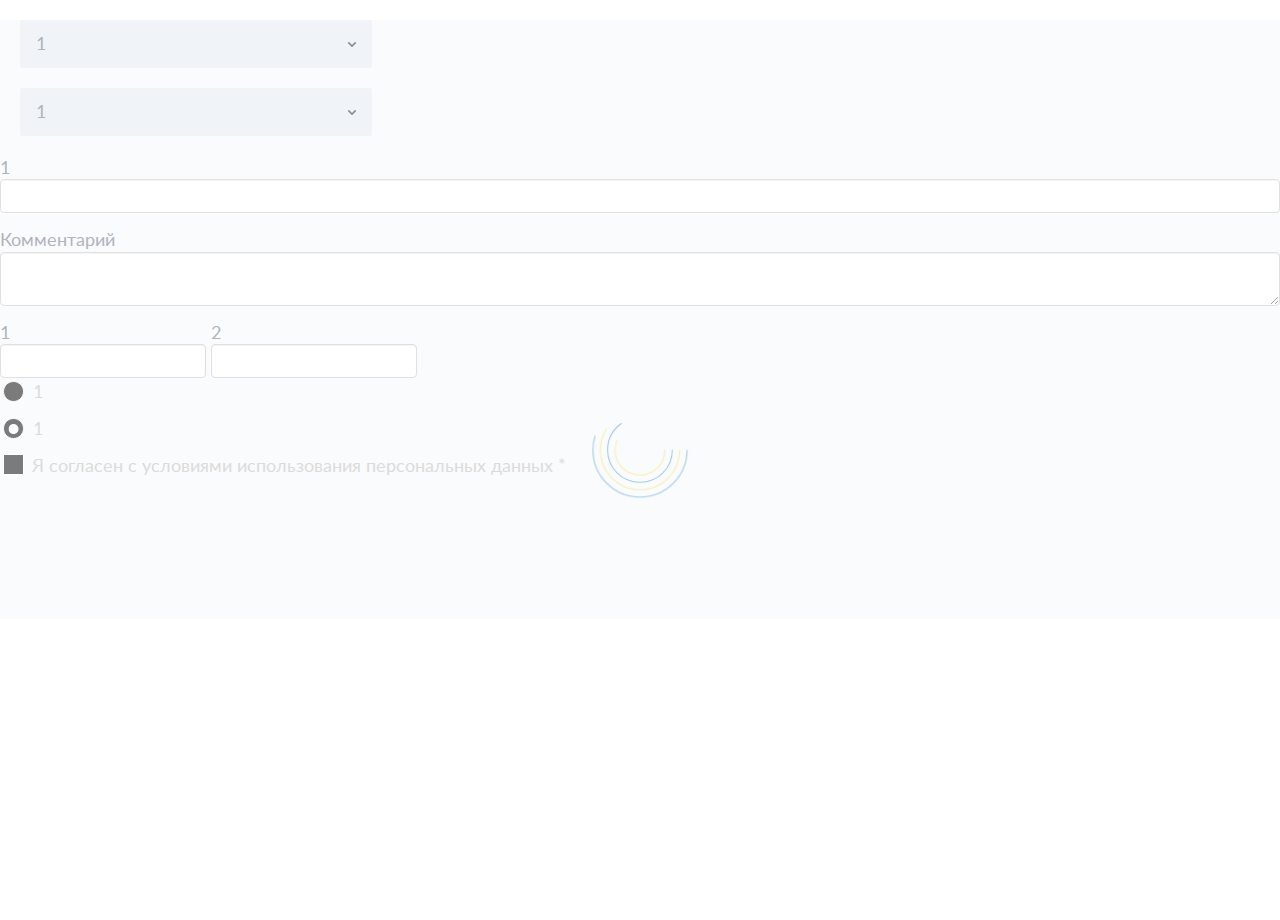
<file: component.html>
<!DOCTYPE html>
<html lang="ru">
<head>
	<meta charset="utf-8">
	<title>КАСКО</title>
    
    <meta name="viewport" content="width=device-width, initial-scale=1.0" />
    <meta name="viewport" content="width=device-width, initial-scale=1.0, maximum-scale=1.0, user-scalable=no"> 

    <link rel="stylesheet" type="text/css" href="css/bootstrap.min.css">
    <link rel="stylesheet" type="text/css" href="css/bootstrap-select.min.css">
    <link rel="stylesheet" type="text/css" href="css/fonts.css" />
    <link rel="stylesheet" type="text/css" href="css/form.css" /> 
    <link rel="stylesheet" type="text/css" href="css/style.css" /> 
    
    <link rel="icon" href="img/favicon.png" type="image/x-icon">
	<link rel="shortcut icon" href="img/favicon.png" type="image/x-icon">
    
    <script src="js/jquery.js"></script>
    <script src="js/bootstrap.min.js"></script>
    
    
    
    <script src="js/bootstrap-select.min.js"></script> 
  
</head>
	<body class="js-loading">
       <div id="loader">
            <div class="spinner">
				<svg class="loader" viewBox="0 0 340 340">
                     <circle cx="170" cy="170" r="160" stroke="#1487CF"/>
                     <circle cx="170" cy="170" r="135" stroke="#FFD83A"/>
                     <circle cx="170" cy="170" r="110" stroke="#1487CF"/>
                     <circle cx="170" cy="170" r="85" stroke="#FFD83A"/>
                </svg>
            </div>
        </div><!--/Loader-->
        
        <div id="main">
            <div id="wrapper">
                <div class="form-select">
                    <select class="selectpicker">
                        <option>1</option>
                        <option>2</option>
                        <option>3</option>
                    </select>
                </div>

      
                
                <div class="form-select form-select_search">
                    <select class="selectpicker" data-live-search="true">
                        <option>1</option>
                        <option>2</option>
                        <option>3</option>
                    </select>
                </div>
                
                <div class="form-group">
                  <label>1</label>
                  <input type="text" class="form-control">
                </div>
                
                <div class="form-group">
                    <label class="textarea-label">Комментарий</label>
                    <textarea class="form-control"></textarea>
                </div>
                
                <div class="form-inline">
                    <div class="form-group">
                        <label>1</label>
                        <input class="form-control" type="text">
                    </div>
                    <div class="form-group">
                      <label>2</label>
                      <input class="form-control" type="text">
                    </div>
                </div>
                
                
                <div class="form-check">
                  <input class="form-check-input" type="radio" name="radios" id="radio1" value="option1" checked="">
                  <label class="form-check-label" for="radio1">
                    <span class="check-block">
                        <svg width="28px" height="27px" class="bg"><path fill-rule="evenodd" stroke-width="1px" stroke="rgb(255, 255, 255)" fill="rgb(36, 36, 36)" d="M13.516,3.500 C19.047,3.500 23.531,7.977 23.531,13.500 C23.531,19.023 19.047,23.500 13.516,23.500 C7.984,23.500 3.500,19.023 3.500,13.500 C3.500,7.977 7.984,3.500 13.516,3.500 Z"></path></svg>
                        <svg width="11px" height="10px" class="circle"><path fill-rule="evenodd" fill="rgb(255, 255, 255)" d="M5.016,-0.000 C7.786,-0.000 10.031,2.238 10.031,5.000 C10.031,7.761 7.786,10.000 5.016,10.000 C2.245,10.000 -0.000,7.761 -0.000,5.000 C-0.000,2.238 2.245,-0.000 5.016,-0.000 Z"></path></svg>
                     </span> 
                     <span class="check-tit">1</span>
                   </label>
                </div>
                <div class="form-check">
                  <input class="form-check-input" type="radio" name="radios" id="radio2" value="option2" checked="">
                  <label class="form-check-label" for="radio2">
                    <span class="check-block">
                        <svg width="28px" height="27px" class="bg"><path fill-rule="evenodd" stroke-width="1px" stroke="rgb(255, 255, 255)" fill="rgb(36, 36, 36)" d="M13.516,3.500 C19.047,3.500 23.531,7.977 23.531,13.500 C23.531,19.023 19.047,23.500 13.516,23.500 C7.984,23.500 3.500,19.023 3.500,13.500 C3.500,7.977 7.984,3.500 13.516,3.500 Z"></path></svg>
                        <svg width="11px" height="10px" class="circle"><path fill-rule="evenodd" fill="rgb(255, 255, 255)" d="M5.016,-0.000 C7.786,-0.000 10.031,2.238 10.031,5.000 C10.031,7.761 7.786,10.000 5.016,10.000 C2.245,10.000 -0.000,7.761 -0.000,5.000 C-0.000,2.238 2.245,-0.000 5.016,-0.000 Z"></path></svg>
                     </span> 
                     <span class="check-tit">1</span>
                   </label>
                </div>
                
                
                <div class="form-check">
                  <input class="form-check-input" type="checkbox" value="" id="сheck2">
                  <label class="form-check-label" for="сheck2">
                    <span class="check-block">
                        <svg width="27px" height="27px" class="bg"><path fill-rule="evenodd" stroke-width="1px" stroke="rgb(255, 255, 255)" fill="rgb(36, 36, 36)" d="M3.500,3.500 L23.500,3.500 L23.500,23.500 L3.500,23.500 L3.500,3.500 Z"></path></svg>
                        <svg width="13px" height="11px" class="circle"><path fill-rule="evenodd" fill="rgb(255, 255, 255)" d="M12.397,1.159 L6.458,9.816 L7.127,10.367 L6.272,10.887 L0.592,6.200 L1.446,5.680 L5.747,9.229 L11.416,0.966 L12.397,1.159 Z"></path></svg>
                     </span>
                     <span class="check-tit"> Я согласен с условиями использования персональных данных *</span>
                   </label>
                </div>
                
            </div><!-- End #wrapper --> 
    
            <footer>
                
            </footer>
            
        </div><!-- End #main -->
       
	   <script src="js/main.js"></script>
	</body>
</html>
</file>
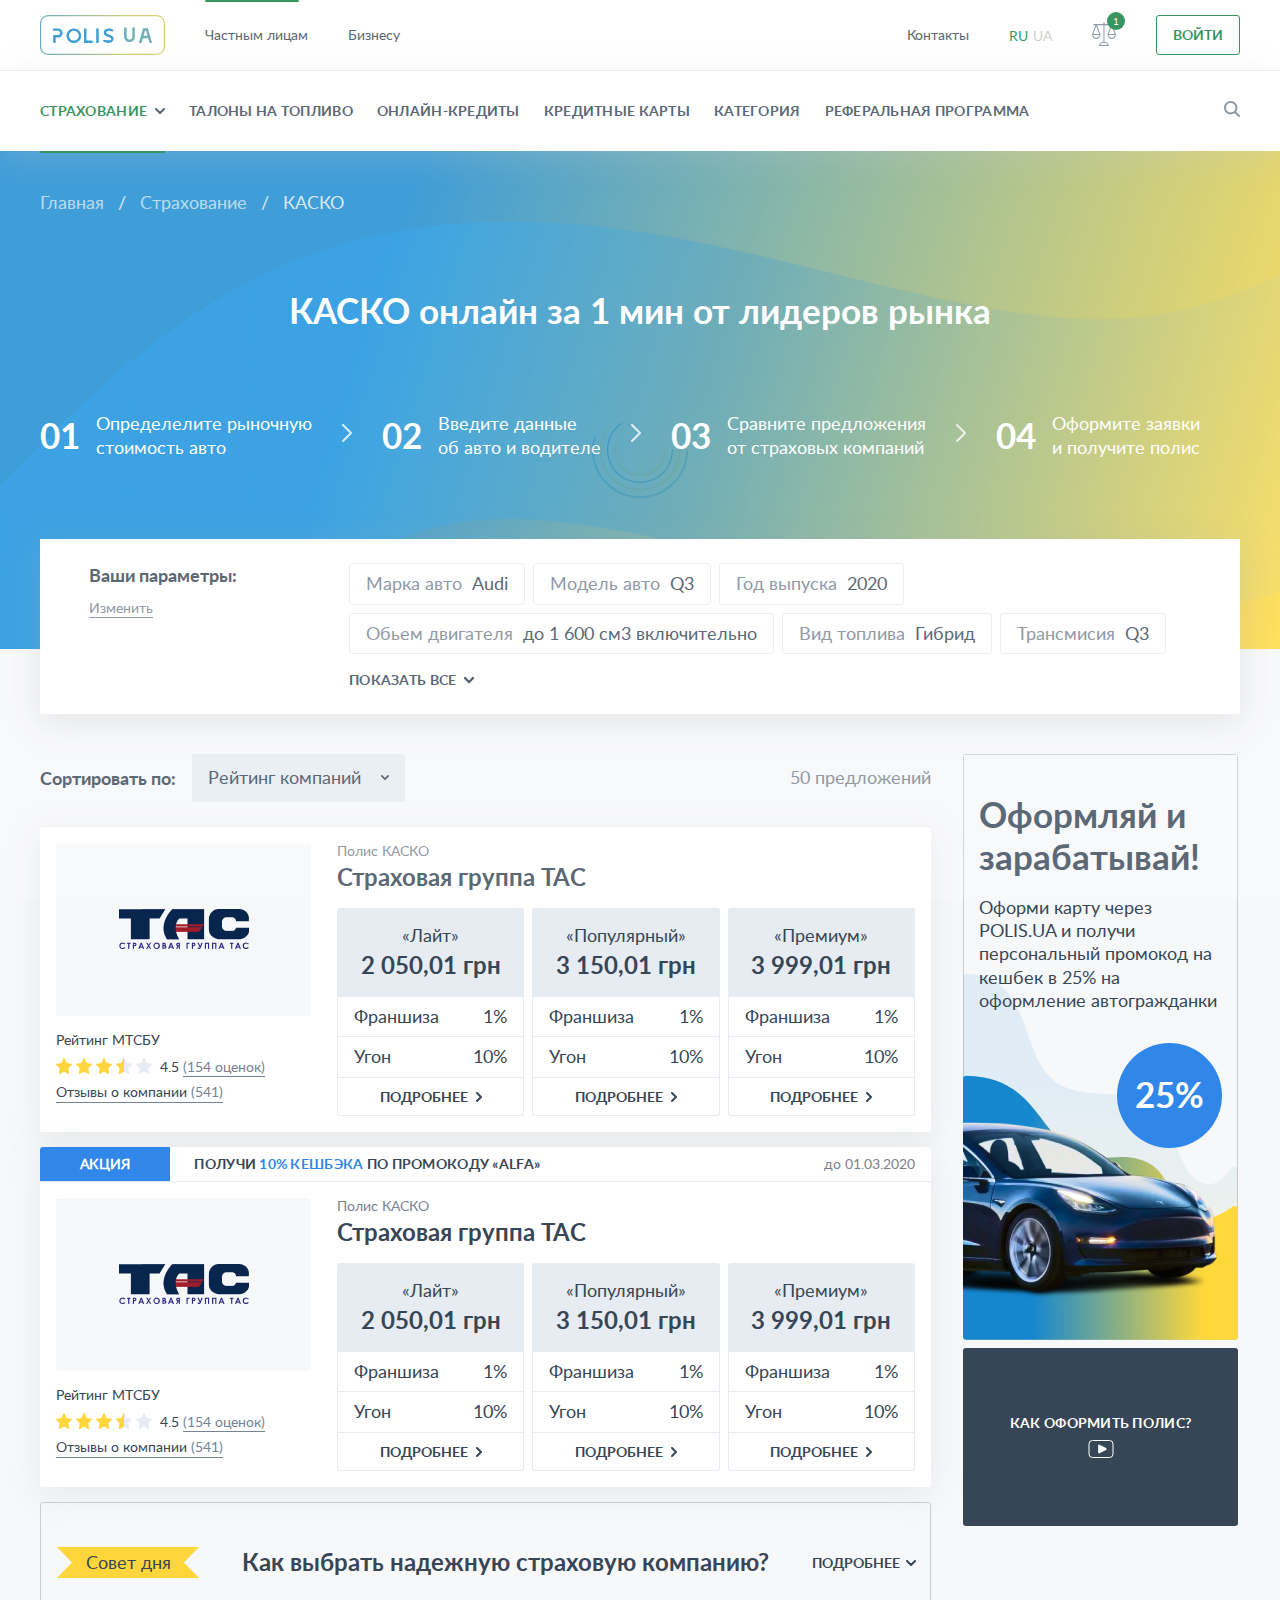
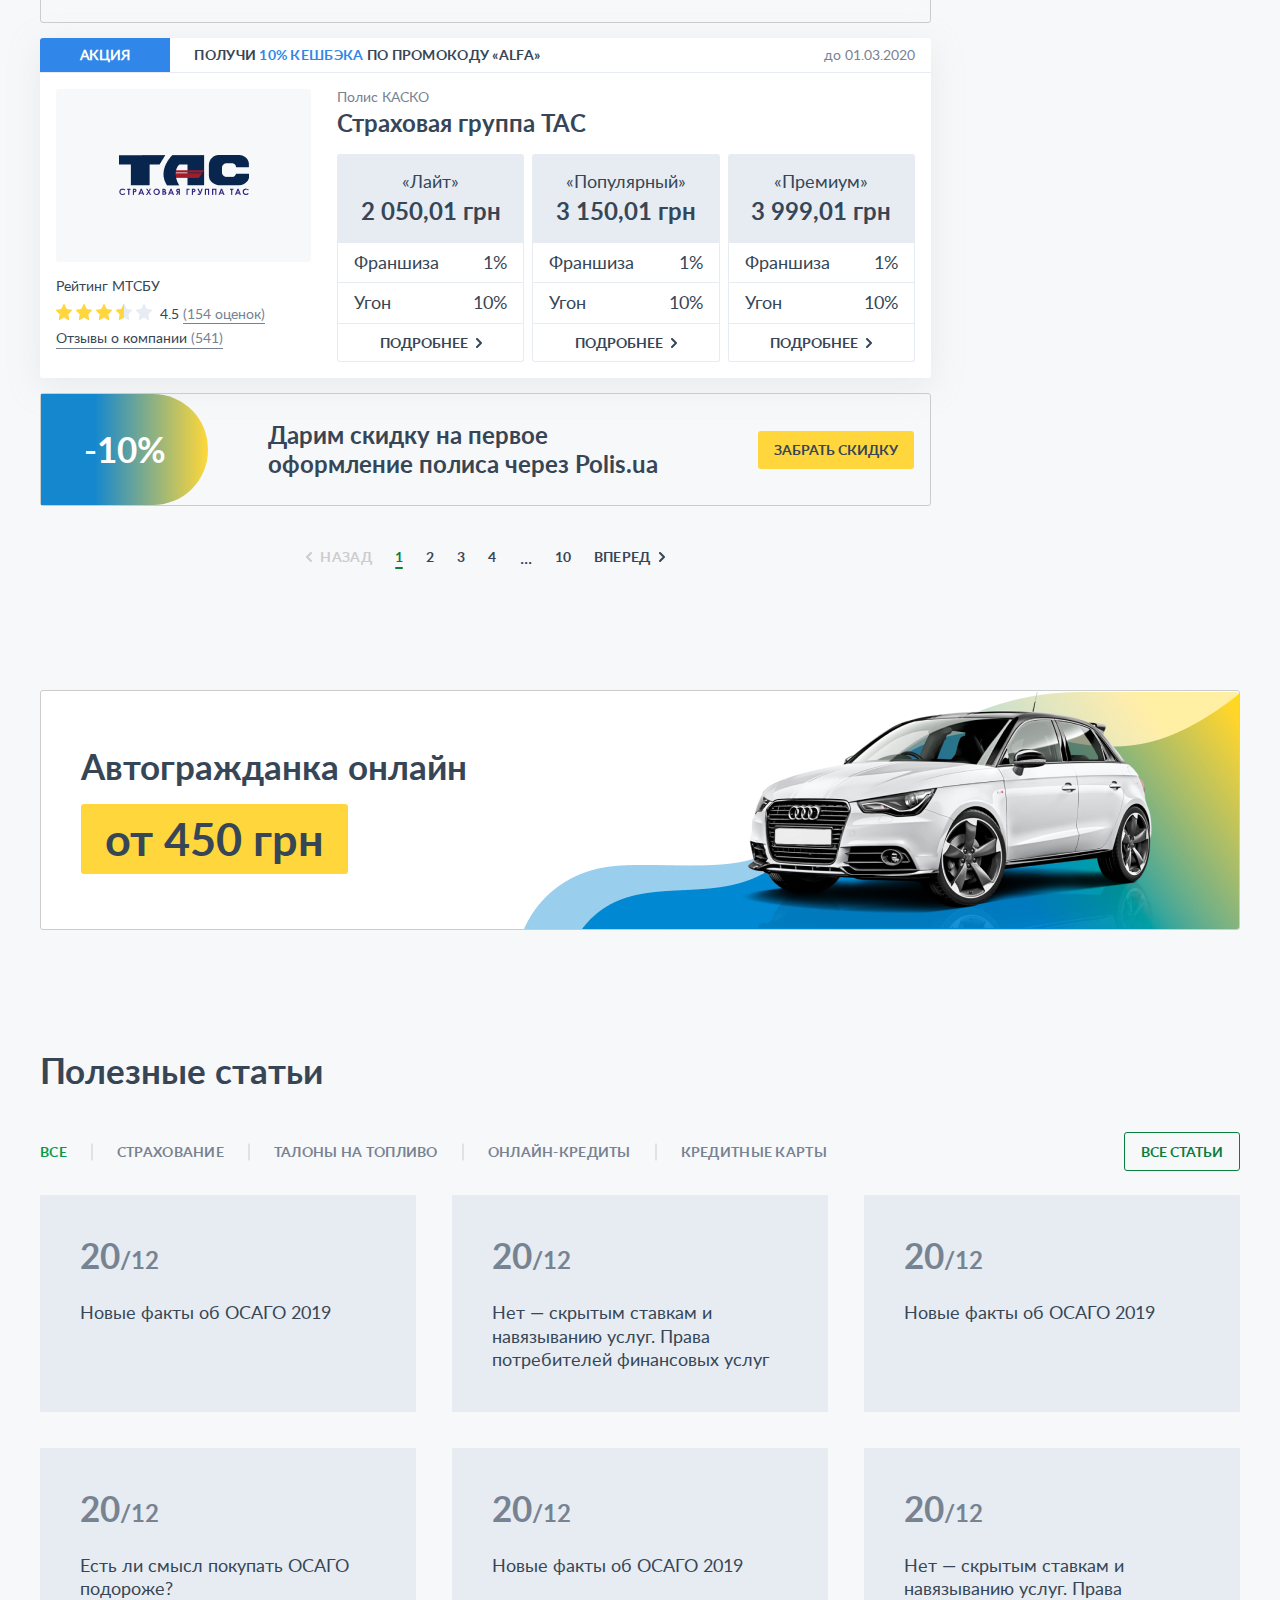
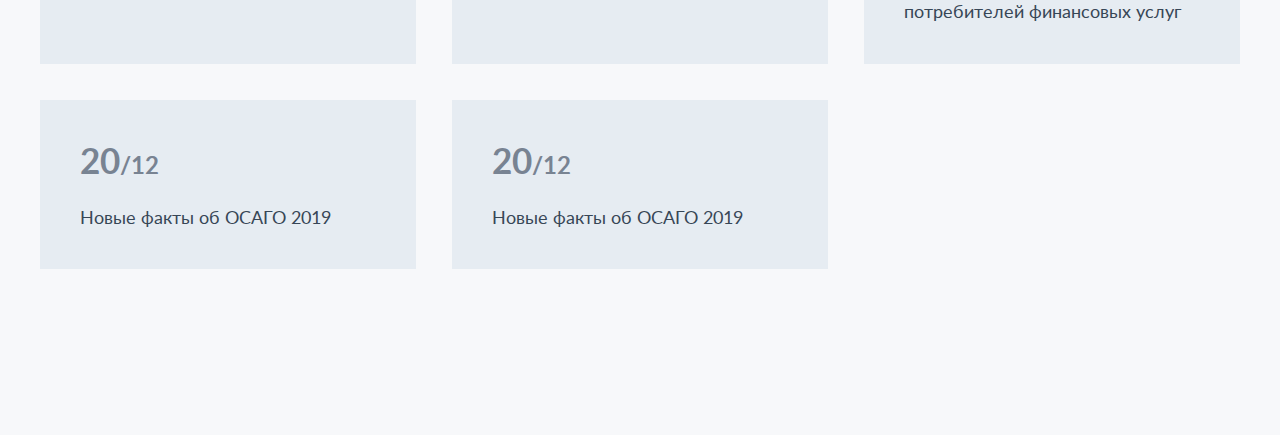
<file: kasco-offer.html>
<!DOCTYPE html>
<html lang="ru">
<head>
	<meta charset="utf-8">
	<title>КАСКО</title>
    
    <meta name="viewport" content="width=device-width, initial-scale=1.0" />
    <meta name="viewport" content="width=device-width, initial-scale=1.0, maximum-scale=1.0, user-scalable=no"> 

    <link rel="stylesheet" type="text/css" href="css/bootstrap.min.css">
    <link rel="stylesheet" type="text/css" href="css/bootstrap-select.min.css">
    <link rel="stylesheet" type="text/css" href="css/ion.rangeSlider.css" />
    <link rel="stylesheet" type="text/css" href="css/swiper.min.css">
    <link rel="stylesheet" type="text/css" href="css/fonts.css" />
    <link rel="stylesheet" type="text/css" href="css/form.css" /> 
    <link rel="stylesheet" type="text/css" href="css/style.css" /> 
    
    <link rel="icon" href="img/favicon.png" type="image/x-icon">
	<link rel="shortcut icon" href="img/favicon.png" type="image/x-icon">
    
    <script src="js/jquery.js"></script>
    <script src="js/bootstrap.min.js"></script>
    
    
    <script src="js/swiper.min.js"></script>
    <script src="js/bootstrap-select.min.js"></script> 
  
</head>
	<body class="js-loading">
       <div id="loader">
            <div class="spinner">
				<svg class="loader" viewBox="0 0 340 340">
                     <circle cx="170" cy="170" r="160" stroke="#1487CF"/>
                     <circle cx="170" cy="170" r="135" stroke="#FFD83A"/>
                     <circle cx="170" cy="170" r="110" stroke="#1487CF"/>
                     <circle cx="170" cy="170" r="85" stroke="#FFD83A"/>
                </svg>
            </div>
        </div><!--/Loader-->
        
        <div id="main">
            <div id="wrapper">
                <header>
                	<div class="header_top">
                    	<div class="container">
                        	<div class="row flex_j-space-between">
                            	<div class="flex">
                                	<a href="#" class="logo">
										<svg width="125" height="40" viewBox="0 0 125 40" fill="none" xmlns="http://www.w3.org/2000/svg" class="l1">
											<path d="M92.8565 0H116.512C118.762 0.00307941 120.92 0.887761 122.511 2.46008C124.102 4.03239 124.997 6.16403 125 8.38761V31.6124C124.997 33.836 124.102 35.9676 122.511 37.5399C120.92 39.1122 118.762 39.9969 116.512 40H8.48764C6.23753 39.9969 4.08048 39.1122 2.48941 37.5399C0.898347 35.9676 0.00311613 33.836 0 31.6124L0 8.38761C0.00311613 6.16403 0.898347 4.03239 2.48941 2.46008C4.08048 0.887761 6.23753 0.00307941 8.48764 0H93.1435V1.17661H8.48764C6.55339 1.17995 4.69933 1.94075 3.33161 3.29235C1.96389 4.64395 1.19402 6.47616 1.19064 8.38761V31.6124C1.19402 33.5238 1.96389 35.356 3.33161 36.7076C4.69933 38.0593 6.55339 38.82 8.48764 38.8234H116.512C118.447 38.82 120.301 38.0593 121.668 36.7076C123.036 35.356 123.806 33.5238 123.809 31.6124V8.38761C123.806 6.47616 123.036 4.64395 121.668 3.29235C120.301 1.94075 118.447 1.17995 116.512 1.17661H92.8565V0Z" fill="url(#paint0_linear)"/>
											<defs>
												<linearGradient id="paint0_linear" x1="0" y1="20" x2="125" y2="20" gradientUnits="userSpaceOnUse">
													<stop stop-color="#FFD83A">
														<animate attributeName="stop-color" values="#FFD83A; #1487CF; #FFD83A;" dur="2s" repeatCount="indefinite" />
													</stop>
													<stop offset="0.74" stop-color="#1487CF">
														<animate attributeName="stop-color" values="#1487CF; #FFD83A; #1487CF;" dur="2s" repeatCount="indefinite" />
													</stop>
													<stop offset="1" stop-color="#1487CF">
														<animate attributeName="stop-color" values="#1487CF;#FFD83A;#1487CF;" dur="2s" repeatCount="indefinite" />
													</stop>
												</linearGradient>
											</defs>
										</svg>

										<svg width="10" height="15" viewBox="0 0 10 15" fill="none" xmlns="http://www.w3.org/2000/svg" class="l2">
                                            <path d="M2.28559 14.9519H0.630663C0.573881 14.952 0.51768 14.9406 0.465517 14.9184C0.413354 14.8963 0.366333 14.8638 0.327348 14.823C0.288363 14.7822 0.258238 14.7339 0.238827 14.6812C0.219416 14.6285 0.21113 14.5724 0.214478 14.5164V7.45766C0.214478 7.34858 0.258326 7.24397 0.336376 7.16684C0.414426 7.08971 0.520284 7.04638 0.630663 7.04638H4.97607C5.5112 7.05738 6.03189 6.87441 6.43985 6.53201C6.84782 6.18961 7.11483 5.71147 7.1905 5.18785C7.22984 4.89337 7.20498 4.59397 7.11759 4.30976C7.03019 4.02556 6.88229 3.76311 6.6838 3.54005C6.48531 3.31698 6.24084 3.13845 5.96678 3.01645C5.69272 2.89445 5.39543 2.83179 5.09484 2.83268H0.510912C0.400533 2.83268 0.294674 2.78935 0.216624 2.71222C0.138574 2.63509 0.0947266 2.53048 0.0947266 2.4214V0.85873C0.0947266 0.749651 0.138574 0.64504 0.216624 0.56791C0.294674 0.49078 0.400533 0.447449 0.510912 0.447449H4.89166C6.05241 0.437333 7.17692 0.846578 8.05377 1.59824C8.93063 2.34991 9.49944 3.39222 9.65326 4.52922C9.71644 5.16011 9.64523 5.79708 9.44421 6.39912C9.2432 7.00116 8.91684 7.55493 8.48614 8.02478C8.05544 8.49463 7.52994 8.87015 6.94349 9.12715C6.35704 9.38415 5.72263 9.51694 5.0811 9.51697H3.11796C3.00758 9.51697 2.90172 9.5603 2.82367 9.63743C2.74562 9.71457 2.70178 9.81918 2.70178 9.92826V14.5164C2.70513 14.5724 2.69684 14.6285 2.67743 14.6812C2.65802 14.7339 2.62789 14.7822 2.58891 14.823C2.54992 14.8638 2.5029 14.8963 2.45074 14.9184C2.39857 14.9406 2.34237 14.952 2.28559 14.9519Z" fill="#1487CF" />
                                        </svg>
                                        <svg width="16" height="15" viewBox="0 0 16 15" fill="none" xmlns="http://www.w3.org/2000/svg" class="l3">
                                            <path fill-rule="evenodd" clip-rule="evenodd" d="M7.88326 12.5323C10.5938 12.5323 12.7911 10.3608 12.7911 7.68225C12.7911 5.00366 10.5938 2.83223 7.88326 2.83223C5.17273 2.83223 2.97541 5.00366 2.97541 7.68225C2.97541 10.3608 5.17273 12.5323 7.88326 12.5323ZM7.88326 14.9573C11.9491 14.9573 15.245 11.7001 15.245 7.68225C15.245 3.66436 11.9491 0.407227 7.88326 0.407227C3.81746 0.407227 0.521484 3.66436 0.521484 7.68225C0.521484 11.7001 3.81746 14.9573 7.88326 14.9573Z" fill="#1487CF" />
                                        </svg>
                                        <svg width="9" height="15" viewBox="0 0 9 15" fill="none" xmlns="http://www.w3.org/2000/svg" class="l4">
                                            <path d="M8.37955 14.9504H0.379748C0.275493 14.936 0.180667 14.883 0.114368 14.8022C0.0480691 14.7213 0.0152265 14.6187 0.0224581 14.5149V0.847562C0.0120695 0.74186 0.0434576 0.636283 0.110054 0.552933C0.176651 0.469583 0.273292 0.414922 0.379748 0.400391H2.03468C2.14506 0.400391 2.25091 0.443722 2.32896 0.520852C2.40701 0.597982 2.45086 0.702593 2.45086 0.811672V12.0346C2.45086 12.1437 2.49471 12.2483 2.57276 12.3254C2.65081 12.4026 2.75667 12.4459 2.86705 12.4459H8.31967C8.43005 12.4459 8.53591 12.4892 8.61396 12.5663C8.69201 12.6435 8.73585 12.7481 8.73585 12.8572V14.5159C8.74309 14.6197 8.71024 14.7223 8.64394 14.8031C8.57765 14.8839 8.48282 14.9369 8.37856 14.9514L8.37955 14.9504Z" fill="#1487CF" />
                                        </svg>
                                        <svg width="3" height="15" viewBox="0 0 3 15" fill="none" xmlns="http://www.w3.org/2000/svg" class="l5">
                                            <path d="M2.3459 0.446289H0.544721C0.354984 0.446289 0.201172 0.598289 0.201172 0.78579V14.6122C0.201172 14.7997 0.354984 14.9517 0.544721 14.9517H2.3459C2.53564 14.9517 2.68945 14.7997 2.68945 14.6122V0.78579C2.68945 0.598289 2.53564 0.446289 2.3459 0.446289Z" fill="#1487CF" />
                                        </svg>
                                        <svg width="12" height="15" viewBox="0 0 12 15" fill="none" xmlns="http://www.w3.org/2000/svg" class="l6">
                                            <path d="M10.5574 3.48144C10.4955 3.56297 10.4053 3.61893 10.3041 3.63846C10.2029 3.658 10.098 3.63972 10.0097 3.58717C8.81794 2.91009 7.42186 2.67259 6.06964 2.91689C4.87899 3.17589 3.62945 4.16432 4.59728 5.37585C5.20487 6.14021 6.76361 6.35264 7.63328 6.71737C8.9076 7.08464 10.0562 7.789 10.9549 8.75437C12.6815 11.1076 10.8244 14.1864 8.16922 14.7538C5.73415 15.1397 3.2402 14.6367 1.15295 13.3386C1.10802 13.3073 1.06981 13.2675 1.04053 13.2215C1.01124 13.1756 0.991464 13.1243 0.982338 13.0707C0.973211 13.0172 0.974915 12.9623 0.987352 12.9094C0.999788 12.8565 1.02271 12.8065 1.0548 12.7624L1.69772 11.8681C1.74378 11.8008 1.80951 11.7489 1.88614 11.7194C1.96278 11.69 2.04668 11.6843 2.12667 11.7032C3.61473 12.033 10.4602 13.3968 9.07913 10.5266C8.60307 9.25586 5.50818 8.75049 4.41275 8.23251C2.43685 7.32653 1.10289 5.24393 2.11489 3.11478C3.69816 -0.225914 8.56675 0.204768 11.2572 1.93816C11.3039 1.96949 11.3435 2.00986 11.3739 2.05681C11.4043 2.10376 11.4246 2.15631 11.4338 2.21128C11.443 2.26625 11.4408 2.32249 11.4273 2.37659C11.4138 2.43069 11.3894 2.48151 11.3554 2.52598L10.5574 3.48144Z" fill="#1487CF" />
                                        </svg>
                                        <svg width="11" height="16" viewBox="0 0 11 16" fill="none" xmlns="http://www.w3.org/2000/svg" class="l7">
                                            <path d="M10.4387 0.400391H8.77008C8.6597 0.400391 8.55384 0.443722 8.47579 0.520852C8.39774 0.597982 8.3539 0.702593 8.3539 0.811672V9.80942C8.35251 10.2309 8.25607 10.6467 8.07158 11.0267C7.8871 11.4067 7.61922 11.7412 7.28743 12.006C6.95564 12.2708 6.56828 12.4592 6.15355 12.5574C5.73882 12.6557 5.30714 12.6613 4.88993 12.5739C4.23933 12.4308 3.65832 12.071 3.24439 11.5547C2.83046 11.0385 2.60881 10.3972 2.61662 9.73861V0.847562C2.61662 0.738484 2.57277 0.633873 2.49472 0.556743C2.41667 0.479612 2.31081 0.43628 2.20043 0.43628H0.570046C0.459667 0.43628 0.353802 0.479612 0.275752 0.556743C0.197702 0.633873 0.153857 0.738484 0.153857 0.847562V9.62318C0.135376 10.9285 0.595024 12.1965 1.44807 13.1933C2.30111 14.1902 3.49005 14.8487 4.79571 15.0474C5.55015 15.1443 6.31681 15.0812 7.04467 14.8624C7.77253 14.6437 8.44489 14.2742 9.01701 13.7787C9.58914 13.2831 10.0479 12.6729 10.3628 11.9885C10.6777 11.3041 10.8414 10.5612 10.8432 9.80942V0.847562C10.8481 0.79158 10.8415 0.735182 10.8235 0.68185C10.8056 0.628519 10.7768 0.579387 10.7389 0.537484C10.701 0.495581 10.6548 0.461797 10.6032 0.438218C10.5516 0.41464 10.4956 0.401765 10.4387 0.400391Z" fill="url(#paint0_linear)" />
                                            <defs>
                                                <linearGradient id="paint0_linear" x1="-0.391943" y1="7.76065" x2="22.8405" y2="7.76065" gradientUnits="userSpaceOnUse">
                                                    <stop stop-color="#1487CF" />
                                                    <stop offset="1" stop-color="#FFD83A" />
                                                </linearGradient>
                                            </defs>
                                        </svg>
                                        <svg width="14" height="15" viewBox="0 0 14 15" fill="none" xmlns="http://www.w3.org/2000/svg" class="l8">
                                            <path d="M13.9493 14.4222L9.98574 0.611313C9.95995 0.527949 9.90803 0.454839 9.83746 0.402535C9.76689 0.350231 9.68132 0.321438 9.59311 0.320312H5.42635C5.33815 0.321438 5.25258 0.350231 5.18201 0.402535C5.11144 0.454839 5.05951 0.527949 5.03372 0.611313L0.911133 14.9518H3.16874C3.25695 14.9507 3.34251 14.9219 3.41308 14.8696C3.48365 14.8173 3.53558 14.7442 3.56137 14.6608L4.75201 10.5199C4.7778 10.4365 4.82973 10.3634 4.9003 10.3111C4.97087 10.2588 5.05643 10.23 5.14464 10.2289H9.83458C9.92279 10.23 10.0083 10.2588 10.0789 10.3111C10.1495 10.3634 10.2014 10.4365 10.2272 10.5199L11.4179 14.6608C11.4436 14.7442 11.4956 14.8173 11.5661 14.8696C11.6367 14.9219 11.7223 14.9507 11.8105 14.9518H13.5243C13.5907 14.9546 13.6567 14.9417 13.717 14.9141C13.7773 14.8865 13.83 14.845 13.8707 14.7932C13.9115 14.7413 13.9391 14.6806 13.9512 14.6161C13.9633 14.5515 13.9597 14.4851 13.9405 14.4222H13.9493ZM8.90209 7.7515H6.09284C6.02877 7.75188 5.96548 7.73763 5.9079 7.70987C5.85031 7.68211 5.79999 7.64159 5.76086 7.59146C5.72172 7.54133 5.69482 7.48295 5.68226 7.42087C5.6697 7.35878 5.67181 7.29467 5.68843 7.23352L6.87907 3.0693C6.90051 2.97916 6.9521 2.89881 7.02549 2.84124C7.09889 2.78368 7.18978 2.75227 7.28348 2.75211H7.73598C7.8262 2.75074 7.91443 2.77838 7.98737 2.83086C8.06031 2.88335 8.11402 2.95784 8.14039 3.04311L9.33104 7.20733C9.35308 7.27194 9.35853 7.34095 9.34688 7.40815C9.33524 7.47535 9.30687 7.53864 9.26433 7.59232C9.22179 7.646 9.16641 7.68838 9.10318 7.71566C9.03995 7.74294 8.97085 7.75426 8.90209 7.74859V7.7515Z" fill="url(#paint0_linear)" />
                                            <defs>
                                                <linearGradient id="paint0_linear" x1="-12.3969" y1="7.62163" x2="10.84" y2="7.62163" gradientUnits="userSpaceOnUse">
                                                    <stop stop-color="#1487CF" />
                                                    <stop offset="1" stop-color="#FFD83A" />
                                                </linearGradient>
                                            </defs>
                                        </svg>
                                    </a><!-- /logo -->
                                    
                                    <nav>
                                    	<ul class="hover_line">
                                        	<li class="active"><a href="#">Частным лицам</a></li>
                                            <li><a href="#">Бизнесу</a></li>
                                        </ul>
                                    </nav>
                                </div>
                                
                                <div class="flex">
                                	<a href="#" class="contacts">Контакты</a>
                                
                                    <div class="language-block">
                                        <form id="form-language">
                                            <button class="language-select active" type="button" name="RU">RU</button>
                                            <button class="language-select" type="button" name="UA">UA</button>
                                        </form>
                                    </div>
                                
                                    <div id="header_compare">
                                        <div class="compare_show">
                                            <div class="ico">
                                                <svg width="24" height="24" viewBox="0 0 24 24" fill="none" xmlns="http://www.w3.org/2000/svg">
<path d="M23.9592 12.2101L23.9388 12.2208L20.4956 3.17235H22.0667C22.3484 3.17235 22.5768 2.93119 22.5768 2.63375C22.5768 2.33631 22.3484 2.09515 22.0667 2.09515H12.4667V0.5386C12.4667 0.241158 12.2383 0 11.9566 0C11.6749 0 11.4465 0.241158 11.4465 0.5386V2.08977H1.85165C1.56995 2.08977 1.34155 2.33092 1.34155 2.62837C1.34155 2.92581 1.56995 3.16697 1.85165 3.16697H3.48905L0.0408077 12.2101C0.0153029 12.2731 0.00146653 12.3408 0 12.4093C0 14.8827 1.89896 16.8878 4.24145 16.8878C6.58393 16.8878 8.48289 14.8827 8.48289 12.4093C8.48142 12.3408 8.46759 12.2731 8.44208 12.2101L4.99894 3.16158H11.4465V19.8151C9.01339 20.009 7.11073 21.5709 7.11073 23.4614C7.11073 23.7588 7.33913 24 7.62083 24H16.2925C16.5742 24 16.8026 23.7588 16.8026 23.4614C16.8026 21.5709 14.8999 20.009 12.4667 19.8151V3.16158H18.9807L15.5579 12.2101C15.5324 12.2731 15.5186 12.3408 15.5171 12.4093C15.5171 14.8827 17.4161 16.8878 19.7586 16.8878C22.101 16.8878 24 14.8827 24 12.4093C23.9985 12.3408 23.9847 12.2731 23.9592 12.2101ZM4.2389 15.8187C2.659 15.8164 1.3135 14.6055 1.061 12.9587H7.39639C7.14517 14.5975 5.81107 15.8059 4.2389 15.8187ZM7.21275 11.8815H1.27524L4.2491 4.06643L7.21275 11.8815ZM15.6905 22.9228H8.21764C8.59511 21.7648 10.1509 20.8707 11.9515 20.8707C13.7522 20.8707 15.3131 21.7648 15.6905 22.9228ZM19.7356 4.07181L22.6993 11.8815H16.7617L19.7356 4.07181ZM19.7356 15.8187V15.8241C18.1618 15.8108 16.8271 14.5996 16.5781 12.9587H22.9135C22.661 14.6055 21.3155 15.8164 19.7356 15.8187Z" fill="#788392"/>
</svg>
                                            </div>
                                            <div class="value">1</div>
                                        </div>
                                        <div class="compare-block">
                                            <div class="head">
                                                <div class="ico">
                                                    <svg width="24" height="24" viewBox="0 0 24 24" fill="none" xmlns="http://www.w3.org/2000/svg">
<path d="M23.9592 12.2101L23.9388 12.2208L20.4956 3.17235H22.0667C22.3484 3.17235 22.5768 2.93119 22.5768 2.63375C22.5768 2.33631 22.3484 2.09515 22.0667 2.09515H12.4667V0.5386C12.4667 0.241158 12.2383 0 11.9566 0C11.6749 0 11.4465 0.241158 11.4465 0.5386V2.08977H1.85165C1.56995 2.08977 1.34155 2.33092 1.34155 2.62837C1.34155 2.92581 1.56995 3.16697 1.85165 3.16697H3.48905L0.0408077 12.2101C0.0153029 12.2731 0.00146653 12.3408 0 12.4093C0 14.8827 1.89896 16.8878 4.24145 16.8878C6.58393 16.8878 8.48289 14.8827 8.48289 12.4093C8.48142 12.3408 8.46759 12.2731 8.44208 12.2101L4.99894 3.16158H11.4465V19.8151C9.01339 20.009 7.11073 21.5709 7.11073 23.4614C7.11073 23.7588 7.33913 24 7.62083 24H16.2925C16.5742 24 16.8026 23.7588 16.8026 23.4614C16.8026 21.5709 14.8999 20.009 12.4667 19.8151V3.16158H18.9807L15.5579 12.2101C15.5324 12.2731 15.5186 12.3408 15.5171 12.4093C15.5171 14.8827 17.4161 16.8878 19.7586 16.8878C22.101 16.8878 24 14.8827 24 12.4093C23.9985 12.3408 23.9847 12.2731 23.9592 12.2101ZM4.2389 15.8187C2.659 15.8164 1.3135 14.6055 1.061 12.9587H7.39639C7.14517 14.5975 5.81107 15.8059 4.2389 15.8187ZM7.21275 11.8815H1.27524L4.2491 4.06643L7.21275 11.8815ZM15.6905 22.9228H8.21764C8.59511 21.7648 10.1509 20.8707 11.9515 20.8707C13.7522 20.8707 15.3131 21.7648 15.6905 22.9228ZM19.7356 4.07181L22.6993 11.8815H16.7617L19.7356 4.07181ZM19.7356 15.8187V15.8241C18.1618 15.8108 16.8271 14.5996 16.5781 12.9587H22.9135C22.661 14.6055 21.3155 15.8164 19.7356 15.8187Z" fill="#788392"/></svg>
                                                </div>
                                                <div class="tit">Лист сравнения</div>
                                            </div>
                                            <a href="#" class="list flex">
                                                <p>КАСКО (3)</p>
                                                <span class="remove"><svg width="18" height="18" viewBox="0 0 18 18" fill="none" xmlns="http://www.w3.org/2000/svg"><path d="M1.00122 1L16.9995 17" stroke="#CCCCCC" stroke-width="2" stroke-linecap="round" stroke-linejoin="round"/><path d="M16.9983 1L0.999999 17" stroke="#CCCCCC" stroke-width="2" stroke-linecap="round" stroke-linejoin="round"/></svg></span>
                                            </a>
                                            <div class="btn-block">
                                                <a href="#" class="btn"><span>перейти к сравнению</span><svg width="6" height="10" viewBox="0 0 6 10" fill="none" xmlns="http://www.w3.org/2000/svg"><path d="M1 1L5 5L1 9" stroke="#0A7E3E" stroke-width="2" stroke-linecap="round" stroke-linejoin="round"/><path d="M1 1L5 5L1 9" stroke="#189851" stroke-width="2" stroke-linecap="round" stroke-linejoin="round"/></svg></a>
                                            </div>
                                            <div class="empty">Ничего не добавлено</div>                                    
                                        </div>
                                    </div>
                                
                                    
                                    <div class="login">
                                        <a href="#" class="btn">
                                            <span>Войти</span>
                                        </a>
                                    </div>
                                    
                                    <div id="mob_menu"><svg width="16" height="12" viewBox="0 0 16 12" fill="none" xmlns="http://www.w3.org/2000/svg"><path d="M1 1H15M1 6H10M1 11H5" stroke="#374656" stroke-width="2" stroke-linecap="round" stroke-linejoin="round"/></svg></div>
                                    
                                 </div>
                            </div>
                        </div><!--container-->
                    </div>
                    
                    <div class="header_bottom">
                    	<div class="container">
                        	<div class="row flex_j-space-between"> 
                                <div id="navigation">
                                    <div class="main_menu">
                                        <ul class="navigation-menu">
                                            <li class="has-submenu active">
                                                <a href="#">Страхование <svg width="10" height="6" viewBox="0 0 10 6" fill="none" xmlns="http://www.w3.org/2000/svg">
    <path d="M9 1L5 5L1 1" stroke="#374656" stroke-width="2" stroke-linecap="round" stroke-linejoin="round"/></svg></a>
                                                <div class="submenu">
                                                    <div class="container">
                                                        <div class="row flex_j-space-between">
                                                            <ul>
                                                                <li><a href="#">Осаго</a></li>
                                                                <li><a href="#">Туристическое страхование</a></li>
                                                                <li><a href="#">Каско</a></li>
                                                                <li><a href="#">Зеленая карта</a></li>
                                                            </ul>
                                                            <div class="row">
                                                                <div class="item">
                                                                	<div class="img"><img src="img/1.jpg" alt=""/></div>
                                                                    <div class="flex flex_j-space-between">
                                                                    	<div class="tit">осаго</div>
                                                                		<div class="value">от 600 грн</div>
                                                                    </div>
                                                                </div>
                                                                <div class="item">
                                                                	<div class="img"><img src="img/2.jpg" alt=""/></div>
                                                                    <div class="flex flex_j-space-between">
                                                                    	<div class="tit">Європа, Турція,<br/> Єгипет</div>
                                                                		<div class="value">от 50 грн</div>
                                                                    </div>
                                                                </div>
                                                            </div>
                                                        </div>
                                                    </div>
                                                </div>
                                            </li>
                                            <li>
                                                <a href="#">Талоны на топливо</a>
                                            </li>
                                            <li>
                                                <a href="#">Онлайн-кредиты</a>
                                            </li>
                                            <li>
                                                <a href="#">Кредитные карты</a>
                                            </li>
                                            <li>
                                                <a href="#">Категория</a>
                                            </li>
                                            <li>
                                                <a href="#">Реферальная программа</a>
                                            </li>
                                            <li class="has-submenu menu-more">
                                                <a href="#">еще <svg width="10" height="6" viewBox="0 0 10 6" fill="none" xmlns="http://www.w3.org/2000/svg">
    <path d="M9 1L5 5L1 1" stroke="#374656" stroke-width="2" stroke-linecap="round" stroke-linejoin="round"/></svg></a>
                                                <div class="submenu">
                                                    <div class="container">
                                                        <ul>
                                                            <li><a href="#">Кредитные карты</a></li>
                                                            <li><a href="#">Категория</a></li>
                                                            <li><a href="#">Реферальная программа</a></li>
                                                        </ul>
                                                    </div>
                                                </div>
                                            </li>
                                        </ul>
                                    </div>
                                </div><!-- End navigation menu -->
                                
                                <div id="search" class="form-group search">
                                    <div class="input-group">
                                        <input type="search" name="search" placeholder="Поиск" value="" class="form-control">
                                        <button type="button"><svg width="16" height="16" viewBox="0 0 16 16" fill="none" xmlns="http://www.w3.org/2000/svg">
    <path fill-rule="evenodd" clip-rule="evenodd" d="M11.4088 6.70438C11.4088 9.30253 9.30253 11.4088 6.70438 11.4088C4.10622 11.4088 2 9.30253 2 6.70438C2 4.10622 4.10622 2 6.70438 2C9.30253 2 11.4088 4.10622 11.4088 6.70438ZM10.6875 12.0978C9.5738 12.9217 8.19597 13.4088 6.70438 13.4088C3.00165 13.4088 0 10.4071 0 6.70438C0 3.00165 3.00165 0 6.70438 0C10.4071 0 13.4088 3.00165 13.4088 6.70438C13.4088 8.19597 12.9217 9.5738 12.0978 10.6875C12.1164 10.7035 12.1345 10.7203 12.1522 10.7379L15.7077 14.2935C16.0982 14.684 16.0982 15.3172 15.7077 15.7077C15.3172 16.0982 14.684 16.0982 14.2935 15.7077L10.7379 12.1522C10.7203 12.1345 10.7035 12.1164 10.6875 12.0978Z" fill="#788392"/></svg></button>
                                    </div>
                                    <div class="show-search"><svg width="16" height="16" viewBox="0 0 16 16" fill="none" xmlns="http://www.w3.org/2000/svg">
    <path fill-rule="evenodd" clip-rule="evenodd" d="M11.4088 6.70438C11.4088 9.30253 9.30253 11.4088 6.70438 11.4088C4.10622 11.4088 2 9.30253 2 6.70438C2 4.10622 4.10622 2 6.70438 2C9.30253 2 11.4088 4.10622 11.4088 6.70438ZM10.6875 12.0978C9.5738 12.9217 8.19597 13.4088 6.70438 13.4088C3.00165 13.4088 0 10.4071 0 6.70438C0 3.00165 3.00165 0 6.70438 0C10.4071 0 13.4088 3.00165 13.4088 6.70438C13.4088 8.19597 12.9217 9.5738 12.0978 10.6875C12.1164 10.7035 12.1345 10.7203 12.1522 10.7379L15.7077 14.2935C16.0982 14.684 16.0982 15.3172 15.7077 15.7077C15.3172 16.0982 14.684 16.0982 14.2935 15.7077L10.7379 12.1522C10.7203 12.1345 10.7035 12.1164 10.6875 12.0978Z" fill="#788392"/></svg></div>
                                </div>
                            </div>
                        </div><!--container-->
                    </div>
                </header>
                
                <section id="bread_crumbs">
                    <div class="container">
                    	<ul class="flex">
                        	<li><a href="#">Главная</a></li>    
                            <li>/</li>    
                            <li><a href="#">Страхование</a></li>    
                            <li>/</li>
                            <li>КАСКО</li>
                        </ul>
                    </div>
                </section>
                
                <section id="banner">
                	<div class="bg-svg"></div>
					<div class="container">
                    	<div class="txt">
                        	<h1>КАСКО онлайн за 1 мин от лидеров рынка</h1>
                            <div class="step-block">
                            	<div class="item">
                                	<div class="number">01</div>
                                    <div class="value"><p>Определелите рыночную<br/> стоимость авто</p></div>
                                </div>
                                <div class="arrow"><svg width="10" height="18" viewBox="0 0 10 18" fill="none" xmlns="http://www.w3.org/2000/svg"><path opacity="0.8" d="M1 1L9 9L1 17" stroke="white" stroke-width="2" stroke-linecap="round" stroke-linejoin="round"/></svg></div>
                                <div class="item">
                                	<div class="number">02</div>
                                    <div class="value"><p>Введите данные <br/>об авто и водителе</p></div>
                                </div>
                                <div class="arrow"><svg width="10" height="18" viewBox="0 0 10 18" fill="none" xmlns="http://www.w3.org/2000/svg"><path opacity="0.8" d="M1 1L9 9L1 17" stroke="white" stroke-width="2" stroke-linecap="round" stroke-linejoin="round"/></svg></div>
                                <div class="item">
                                	<div class="number">03</div>
                                    <div class="value"><p>Сравните предложения<br/> от страховых компаний</p></div>
                                </div>
                                <div class="arrow"><svg width="10" height="18" viewBox="0 0 10 18" fill="none" xmlns="http://www.w3.org/2000/svg"><path opacity="0.8" d="M1 1L9 9L1 17" stroke="white" stroke-width="2" stroke-linecap="round" stroke-linejoin="round"/></svg></div>
                                <div class="item">
                                	<div class="number">04</div>
                                    <div class="value"><p>Оформите заявки <br/>и получите полис</p></div>
                                </div>
                            </div>
                        </div>
                    </div><!-- container -->
                </section>
                
                <section id="kasco_offer-parameters" class="container">
                    <div class="row">
                        <div class="left-block">
                            <h3 class="tit">Ваши параметры:</h3>
                            <a href="#" class="back-calculation">Изменить</a>
                        </div>
                        
                        <div class="right-block">
                            <div class="flex">
                                <div class="item-parameters">
                                    <div class="tit">Марка авто</div>
                                    <div class="value">Audi </div>
                                </div>
                                <div class="item-parameters">
                                    <div class="tit">Модель авто</div>
                                    <div class="value">Q3 </div>
                                </div>
                                <div class="item-parameters">
                                    <div class="tit">Год выпуска</div>
                                    <div class="value">2020</div>
                                </div>
                                <div class="item-parameters">
                                    <div class="tit">Обьем двигателя</div>
                                    <div class="value">до 1 600 см3 включительно</div>
                                </div>
                                <div class="item-parameters">
                                    <div class="tit">Вид топлива</div>
                                    <div class="value">Гибрид</div>
                                </div>
                                <div class="item-parameters">
                                    <div class="tit">Трансмисия</div>
                                    <div class="value">Q3</div>
                                </div>
                                <div class="item-parameters parameters-hide">
                                    <div class="tit">Пробег</div>
                                    <div class="value">50 000 км</div>
                                </div>
                                <div class="item-parameters parameters-hide">
                                    <div class="tit">Водители</div>
                                    <div class="value">Неограничено</div>
                                </div>
                                <div class="item-parameters parameters-hide">
                                    <div class="tit">Мин. возраст водителя</div>
                                    <div class="value">18 лет</div>
                                </div>
                                <div class="item-parameters parameters-hide">
                                    <div class="tit">Мин. стаж водителя</div>
                                    <div class="value">1 год</div>
                                </div>
                                <div class="item-parameters parameters-hide">
                                    <div class="tit">Такси</div>
                                    <div class="value">Нет</div>
                                </div>
                                <div class="item-parameters parameters-hide">
                                    <div class="tit">Авто в кредите у банка?</div>
                                    <div class="value">Нет</div>
                                </div>
                            </div>
                            <div class="btn btn-show"><p><span class="txt-show">показать все</span><span class="txt-hide">свернуть все</span></p><svg width="10" height="7" viewBox="0 0 10 7" fill="none" xmlns="http://www.w3.org/2000/svg"><path d="M9 1L5 5.17391L1 1" stroke="#0A7E3E" stroke-width="2" stroke-linecap="round" stroke-linejoin="round"/><path d="M9 1L5 5.17391L1 1" stroke="#189851" stroke-width="2" stroke-linecap="round" stroke-linejoin="round"/></svg></div>
                            
                            <script>
                                $(document).on("ready", function () {
                                    $("#kasco_offer-parameters .btn").click(function () {
                                        $(this).toggleClass('btn-hide');
                                        $(".parameters-hide").toggleClass('parameters-show');
                                    });
                                });
                            </script>
                        </div>
                    </div>
                </section>
                
                <section id="kasco_offer" class="container">
                    <div class="row">
                        <div class="left-block">
                        	<div class="filter flex flex_j-space-between">
                                <div class="form-group form-select">
                                    <label>Сортировать по:</label>
                                    <select class="selectpicker" title="Рейтинг компаний">
                                        <option>Рейтинг компаний</option>
                                        <option>Акции</option>
                                        <option>По популярности</option>
                                        <option>Рейтнг компании</option>
                                        <option>Сначала дешевле</option>
                                        <option>Сначала дороже</option>
                                    </select>
                                </div>  
                                <div class="sum">
                                	<p>50 предложений</p>
                                </div>       
                            </div><!-- filter -->
                            
                            <div class="kasco_offer-block">
                            	<div class="kasco_offer-item">
                                	<div class="action-block"></div>
                                    <div class="row">
                                        <div class="company">
                                            <div class="logo-company"><img src="img/8.png" alt=""/></div>
                                            <div class="rating">
                                                <p>Рейтинг МТСБУ</p>
                                                <div class="flex">
                                                    <div class="star-block">
                                                        <div class="star">
                                                            <svg width="16" height="16" viewBox="0 0 16 16" fill="none" xmlns="http://www.w3.org/2000/svg">
                                                                <path fill-rule="evenodd" clip-rule="evenodd" d="M8.50867 0.33676L10.5424 4.65109C10.5832 4.73777 10.6433 4.81265 10.7175 4.86932C10.7916 4.92599 10.8776 4.96274 10.9682 4.97644L15.516 5.66805C15.62 5.6829 15.7179 5.72846 15.7986 5.79954C15.8792 5.87061 15.9394 5.96431 15.9721 6.06991C16.0048 6.17552 16.0089 6.28875 15.9837 6.39665C15.9585 6.50455 15.9051 6.60276 15.8297 6.68002L12.5394 10.0383C12.4737 10.105 12.4246 10.1877 12.3962 10.2792C12.3677 10.3708 12.361 10.4683 12.3764 10.5632L13.1535 15.3057C13.1703 15.4157 13.1578 15.5284 13.1174 15.6312C13.077 15.7341 13.0104 15.8229 12.9249 15.8878C12.8395 15.9527 12.7387 15.9911 12.6338 15.9986C12.5289 16.0062 12.4241 15.9825 12.3312 15.9304L8.26375 13.6919C8.18226 13.6471 8.0918 13.6238 8 13.6238C7.9082 13.6238 7.81774 13.6471 7.73625 13.6919L3.67257 15.9304C3.57968 15.9823 3.475 16.0057 3.37027 15.998C3.26554 15.9903 3.16489 15.9519 3.0796 15.8871C2.99432 15.8222 2.92778 15.7334 2.88743 15.6308C2.84708 15.5281 2.83453 15.4155 2.85117 15.3057L3.62736 10.5632C3.643 10.4684 3.63641 10.3709 3.60816 10.2793C3.57991 10.1878 3.53086 10.105 3.46534 10.0383L0.170311 6.68002C0.0948887 6.60276 0.0415278 6.50455 0.0163389 6.39665C-0.00884995 6.28875 -0.00484844 6.17552 0.0278852 6.06991C0.0606189 5.96431 0.120761 5.87061 0.201426 5.79954C0.28209 5.72846 0.380016 5.6829 0.483989 5.66805L5.03184 4.97644C5.12319 4.96351 5.21018 4.9271 5.28521 4.8704C5.36024 4.81369 5.42104 4.7384 5.46232 4.65109L7.49228 0.33676C7.53866 0.235789 7.6109 0.150671 7.70077 0.0911234C7.79063 0.0315762 7.89448 0 8.00047 0C8.10646 0 8.21032 0.0315762 8.30018 0.0911234C8.39004 0.150671 8.46228 0.235789 8.50867 0.33676Z" fill="#FFD63B"/>
                                                            </svg>
                                                        </div>
                                                        <div class="star">
                                                            <svg width="16" height="16" viewBox="0 0 16 16" fill="none" xmlns="http://www.w3.org/2000/svg">
                                                                <path fill-rule="evenodd" clip-rule="evenodd" d="M8.50867 0.33676L10.5424 4.65109C10.5832 4.73777 10.6433 4.81265 10.7175 4.86932C10.7916 4.92599 10.8776 4.96274 10.9682 4.97644L15.516 5.66805C15.62 5.6829 15.7179 5.72846 15.7986 5.79954C15.8792 5.87061 15.9394 5.96431 15.9721 6.06991C16.0048 6.17552 16.0089 6.28875 15.9837 6.39665C15.9585 6.50455 15.9051 6.60276 15.8297 6.68002L12.5394 10.0383C12.4737 10.105 12.4246 10.1877 12.3962 10.2792C12.3677 10.3708 12.361 10.4683 12.3764 10.5632L13.1535 15.3057C13.1703 15.4157 13.1578 15.5284 13.1174 15.6312C13.077 15.7341 13.0104 15.8229 12.9249 15.8878C12.8395 15.9527 12.7387 15.9911 12.6338 15.9986C12.5289 16.0062 12.4241 15.9825 12.3312 15.9304L8.26375 13.6919C8.18226 13.6471 8.0918 13.6238 8 13.6238C7.9082 13.6238 7.81774 13.6471 7.73625 13.6919L3.67257 15.9304C3.57968 15.9823 3.475 16.0057 3.37027 15.998C3.26554 15.9903 3.16489 15.9519 3.0796 15.8871C2.99432 15.8222 2.92778 15.7334 2.88743 15.6308C2.84708 15.5281 2.83453 15.4155 2.85117 15.3057L3.62736 10.5632C3.643 10.4684 3.63641 10.3709 3.60816 10.2793C3.57991 10.1878 3.53086 10.105 3.46534 10.0383L0.170311 6.68002C0.0948887 6.60276 0.0415278 6.50455 0.0163389 6.39665C-0.00884995 6.28875 -0.00484844 6.17552 0.0278852 6.06991C0.0606189 5.96431 0.120761 5.87061 0.201426 5.79954C0.28209 5.72846 0.380016 5.6829 0.483989 5.66805L5.03184 4.97644C5.12319 4.96351 5.21018 4.9271 5.28521 4.8704C5.36024 4.81369 5.42104 4.7384 5.46232 4.65109L7.49228 0.33676C7.53866 0.235789 7.6109 0.150671 7.70077 0.0911234C7.79063 0.0315762 7.89448 0 8.00047 0C8.10646 0 8.21032 0.0315762 8.30018 0.0911234C8.39004 0.150671 8.46228 0.235789 8.50867 0.33676Z" fill="#FFD63B"/>
                                                            </svg>
                                                        </div>
                                                        <div class="star">
                                                            <svg width="16" height="16" viewBox="0 0 16 16" fill="none" xmlns="http://www.w3.org/2000/svg">
                                                                <path fill-rule="evenodd" clip-rule="evenodd" d="M8.50867 0.33676L10.5424 4.65109C10.5832 4.73777 10.6433 4.81265 10.7175 4.86932C10.7916 4.92599 10.8776 4.96274 10.9682 4.97644L15.516 5.66805C15.62 5.6829 15.7179 5.72846 15.7986 5.79954C15.8792 5.87061 15.9394 5.96431 15.9721 6.06991C16.0048 6.17552 16.0089 6.28875 15.9837 6.39665C15.9585 6.50455 15.9051 6.60276 15.8297 6.68002L12.5394 10.0383C12.4737 10.105 12.4246 10.1877 12.3962 10.2792C12.3677 10.3708 12.361 10.4683 12.3764 10.5632L13.1535 15.3057C13.1703 15.4157 13.1578 15.5284 13.1174 15.6312C13.077 15.7341 13.0104 15.8229 12.9249 15.8878C12.8395 15.9527 12.7387 15.9911 12.6338 15.9986C12.5289 16.0062 12.4241 15.9825 12.3312 15.9304L8.26375 13.6919C8.18226 13.6471 8.0918 13.6238 8 13.6238C7.9082 13.6238 7.81774 13.6471 7.73625 13.6919L3.67257 15.9304C3.57968 15.9823 3.475 16.0057 3.37027 15.998C3.26554 15.9903 3.16489 15.9519 3.0796 15.8871C2.99432 15.8222 2.92778 15.7334 2.88743 15.6308C2.84708 15.5281 2.83453 15.4155 2.85117 15.3057L3.62736 10.5632C3.643 10.4684 3.63641 10.3709 3.60816 10.2793C3.57991 10.1878 3.53086 10.105 3.46534 10.0383L0.170311 6.68002C0.0948887 6.60276 0.0415278 6.50455 0.0163389 6.39665C-0.00884995 6.28875 -0.00484844 6.17552 0.0278852 6.06991C0.0606189 5.96431 0.120761 5.87061 0.201426 5.79954C0.28209 5.72846 0.380016 5.6829 0.483989 5.66805L5.03184 4.97644C5.12319 4.96351 5.21018 4.9271 5.28521 4.8704C5.36024 4.81369 5.42104 4.7384 5.46232 4.65109L7.49228 0.33676C7.53866 0.235789 7.6109 0.150671 7.70077 0.0911234C7.79063 0.0315762 7.89448 0 8.00047 0C8.10646 0 8.21032 0.0315762 8.30018 0.0911234C8.39004 0.150671 8.46228 0.235789 8.50867 0.33676Z" fill="#FFD63B"/>
                                                            </svg>
                                                        </div>
                                                        <div class="star">
                                                            <svg width="16px" height="16px">
                                                                <g id="Design-Tasks" stroke="none" stroke-width="1" fill="none" fill-rule="evenodd">
                                                                    <g id="half">
                                                                        <path d="M8.50867,0.33676 L10.5424,4.65109 C10.5832,4.73777 10.6433,4.81265 10.7175,4.86932 C10.7916,4.92599 10.8776,4.96274 10.9682,4.97644 L15.516,5.66805 C15.62,5.6829 15.7179,5.72846 15.7986,5.79954 C15.8792,5.87061 15.9394,5.96431 15.9721,6.06991 C16.0048,6.17552 16.0089,6.28875 15.9837,6.39665 C15.9585,6.50455 15.9051,6.60276 15.8297,6.68002 L12.5394,10.0383 C12.4737,10.105 12.4246,10.1877 12.3962,10.2792 C12.3677,10.3708 12.361,10.4683 12.3764,10.5632 L13.1535,15.3057 C13.1703,15.4157 13.1578,15.5284 13.1174,15.6312 C13.077,15.7341 13.0104,15.8229 12.9249,15.8878 C12.8395,15.9527 12.7387,15.9911 12.6338,15.9986 C12.5289,16.0062 12.4241,15.9825 12.3312,15.9304 L8.26375,13.6919 C8.18226,13.6471 8.0918,13.6238 8,13.6238 C7.9082,13.6238 7.81774,13.6471 7.73625,13.6919 L3.67257,15.9304 C3.57968,15.9823 3.475,16.0057 3.37027,15.998 C3.26554,15.9903 3.16489,15.9519 3.0796,15.8871 C2.99432,15.8222 2.92778,15.7334 2.88743,15.6308 C2.84708,15.5281 2.83453,15.4155 2.85117,15.3057 L3.62736,10.5632 C3.643,10.4684 3.63641,10.3709 3.60816,10.2793 C3.57991,10.1878 3.53086,10.105 3.46534,10.0383 L0.170311003,6.68002 C0.0948887027,6.60276 0.0415278027,6.50455 0.0163389027,6.39665 C-0.00884994727,6.28875 -0.00484843727,6.17552 0.0278852027,6.06991 C0.0606189027,5.96431 0.120761003,5.87061 0.201426003,5.79954 C0.282090003,5.72846 0.380016003,5.6829 0.483989003,5.66805 L5.03184,4.97644 C5.12319,4.96351 5.21018,4.9271 5.28521,4.8704 C5.36024,4.81369 5.42104,4.7384 5.46232,4.65109 L7.49228,0.33676 C7.53866,0.235789 7.6109,0.150671 7.70077,0.0911234 C7.79063,0.0315762 7.89448,-2.1564972e-12 8.00047,-2.1564972e-12 C8.10646,-2.1564972e-12 8.21032,0.0315762 8.30018,0.0911234 C8.39004,0.150671 8.46228,0.235789 8.50867,0.33676 Z" id="Path-Copy-6" fill="#E6ECF2"></path>
                                                                        <path d="M8,5 L8,13.6238 C8,13.6238 7.81774,13.6471 7.73625,13.6919 L3.67257,15.9304 C3.57968,15.9823 3.475,16.0057 3.37027,15.998 C3.26554,15.9903 3.16489,15.9519 3.0796,15.8871 C2.99432,15.8222 2.92778,15.7334 2.88743,15.6308 C2.84708,15.5281 2.83453,15.4155 2.85117,15.3057 L3.62736,10.5632 C3.643,10.4684 3.63641,10.3709 3.60816,10.2793 C3.57991,10.1878 3.53086,10.105 3.46534,10.0383 L0.170311003,6.68002 C0.0948887027,6.60276 0.0415278027,6.50455 0.0163389027,6.39665 C-0.00884994727,6.28875 -0.00484843727,6.17552 0.0278852027,6.06991 C0.0606189027,5.96431 0.120761003,5.87061 0.201426003,5.79954 C0.282090003,5.72846 0.380016003,5.6829 0.483989003,5.66805 L5.03184,4.97644 C5.12319,4.96351 5.21018,4.9271 5.28521,4.8704 C5.36024,4.81369 5.42104,4.7384 5.46232,4.65109 L7.49228,0.33676 C7.53866,0.235789 7.6109,0.150671 7.70077,0.0911235 C7.79063,0.0315763 7.89448,-2.96029867e-12 8.00047,-2.96029867e-12 L8,1 L8,5 Z" id="Path" fill="#FFD63B"></path>
                                                                    </g>
                                                                </g>
                                                            </svg>
                                                        </div>
                                                        <div class="star">
                                                            <svg width="16" height="16" viewBox="0 0 16 16" fill="none" xmlns="http://www.w3.org/2000/svg">
                                                                <path fill-rule="evenodd" clip-rule="evenodd" d="M8.50867 0.33676L10.5424 4.65109C10.5832 4.73777 10.6433 4.81265 10.7175 4.86932C10.7916 4.92599 10.8776 4.96274 10.9682 4.97644L15.516 5.66805C15.62 5.6829 15.7179 5.72846 15.7986 5.79954C15.8792 5.87061 15.9394 5.96431 15.9721 6.06991C16.0048 6.17552 16.0089 6.28875 15.9837 6.39665C15.9585 6.50455 15.9051 6.60276 15.8297 6.68002L12.5394 10.0383C12.4737 10.105 12.4246 10.1877 12.3962 10.2792C12.3677 10.3708 12.361 10.4683 12.3764 10.5632L13.1535 15.3057C13.1703 15.4157 13.1578 15.5284 13.1174 15.6312C13.077 15.7341 13.0104 15.8229 12.9249 15.8878C12.8395 15.9527 12.7387 15.9911 12.6338 15.9986C12.5289 16.0062 12.4241 15.9825 12.3312 15.9304L8.26375 13.6919C8.18226 13.6471 8.0918 13.6238 8 13.6238C7.9082 13.6238 7.81774 13.6471 7.73625 13.6919L3.67257 15.9304C3.57968 15.9823 3.475 16.0057 3.37027 15.998C3.26554 15.9903 3.16489 15.9519 3.0796 15.8871C2.99432 15.8222 2.92778 15.7334 2.88743 15.6308C2.84708 15.5281 2.83453 15.4155 2.85117 15.3057L3.62736 10.5632C3.643 10.4684 3.63641 10.3709 3.60816 10.2793C3.57991 10.1878 3.53086 10.105 3.46534 10.0383L0.170311 6.68002C0.0948887 6.60276 0.0415278 6.50455 0.0163389 6.39665C-0.00884995 6.28875 -0.00484844 6.17552 0.0278852 6.06991C0.0606189 5.96431 0.120761 5.87061 0.201426 5.79954C0.28209 5.72846 0.380016 5.6829 0.483989 5.66805L5.03184 4.97644C5.12319 4.96351 5.21018 4.9271 5.28521 4.8704C5.36024 4.81369 5.42104 4.7384 5.46232 4.65109L7.49228 0.33676C7.53866 0.235789 7.6109 0.150671 7.70077 0.0911234C7.79063 0.0315762 7.89448 0 8.00047 0C8.10646 0 8.21032 0.0315762 8.30018 0.0911234C8.39004 0.150671 8.46228 0.235789 8.50867 0.33676Z" fill="#E6ECF2"/>
                                                            </svg>
                                                        </div>
                                                    </div>
                                                    <p>4.5 <a href="#">(154 оценок)</a></p>
                                                </div>
                                                <a href="#" class="review-company">Отзывы о компании <span>(541)</span></a>
                                            </div>
                                        </div><!-- company -->
                                        
                                        <div class="company-info">
                                            <div class="tit">Полис КАСКО</div>
                                            <h2>Страховая группа ТАС</h2>
                                            <div class="company-tariff flex">
                                                <div class="tariff-item">
                                                    <div class="txt">
                                                        <h3>«Лайт»</h3>
                                                    	<div class="price">2 050,01 грн</div>
                                                    </div>
                                                    <table>
                                                        <tr>
                                                            <td>Франшиза</td>
                                                            <td>1%</td>
                                                        </tr>
                                                        <tr>
                                                            <td>Угон</td>
                                                            <td>10%</td>
                                                        </tr>
                                                    </table>
                                                    <button class="btn">Подробнее<svg width="6" height="10" viewBox="0 0 6 10" fill="none" xmlns="http://www.w3.org/2000/svg"><path d="M1 1L5 5L1 9" stroke="#374656" stroke-width="2" stroke-linecap="round" stroke-linejoin="round"/></svg></button>
                                                </div>
                                                <div class="tariff-item">
                                                    <div class="txt">
                                                        <h3>«Популярный»</h3>
                                                        <div class="price">3 150,01 грн</div>
                                                    </div>
                                                    <table>
                                                        <tr>
                                                            <td>Франшиза</td>
                                                            <td>1%</td>
                                                        </tr>
                                                        <tr>
                                                            <td>Угон</td>
                                                            <td>10%</td>
                                                        </tr>
                                                    </table>
                                                    <button class="btn">Подробнее<svg width="6" height="10" viewBox="0 0 6 10" fill="none" xmlns="http://www.w3.org/2000/svg"><path d="M1 1L5 5L1 9" stroke="#374656" stroke-width="2" stroke-linecap="round" stroke-linejoin="round"/></svg></button>
                                                </div>
                                                <div class="tariff-item">
                                                    <div class="txt">
                                                        <h3>«Премиум»</h3>
                                                    	<div class="price">3 999,01 грн</div>
                                                    </div>
                                                    <table>
                                                        <tr>
                                                            <td>Франшиза</td>
                                                            <td>1%</td>
                                                        </tr>
                                                        <tr>
                                                            <td>Угон</td>
                                                            <td>10%</td>
                                                        </tr>
                                                    </table>
                                                    <button class="btn">Подробнее<svg width="6" height="10" viewBox="0 0 6 10" fill="none" xmlns="http://www.w3.org/2000/svg"><path d="M1 1L5 5L1 9" stroke="#374656" stroke-width="2" stroke-linecap="round" stroke-linejoin="round"/></svg></button>
                                                </div>
                                            </div>
                                        </div>
                                    </div>
                                </div><!-- item -->
                                
                                <div class="kasco_offer-item">
                                	<div class="action-block flex flex_j-space-between">
                                    	<div class="flex">
                                        	<div class="tit">акция</div>
                                            <h2>Получи <span class="color-blue">10% кешбэка</span> по Промокоду «ALFA»</h2>
                                        </div>
                                        <div class="date">до 01.03.2020</div>
                                    </div>
                                    
                                    <div class="row">
                                        <div class="company">
                                            <div class="logo-company"><img src="img/8.png" alt=""/></div>
                                            <div class="rating">
                                                <p>Рейтинг МТСБУ</p>
                                                <div class="flex">
                                                    <div class="star-block">
                                                        <div class="star">
                                                            <svg width="16" height="16" viewBox="0 0 16 16" fill="none" xmlns="http://www.w3.org/2000/svg">
                                                                <path fill-rule="evenodd" clip-rule="evenodd" d="M8.50867 0.33676L10.5424 4.65109C10.5832 4.73777 10.6433 4.81265 10.7175 4.86932C10.7916 4.92599 10.8776 4.96274 10.9682 4.97644L15.516 5.66805C15.62 5.6829 15.7179 5.72846 15.7986 5.79954C15.8792 5.87061 15.9394 5.96431 15.9721 6.06991C16.0048 6.17552 16.0089 6.28875 15.9837 6.39665C15.9585 6.50455 15.9051 6.60276 15.8297 6.68002L12.5394 10.0383C12.4737 10.105 12.4246 10.1877 12.3962 10.2792C12.3677 10.3708 12.361 10.4683 12.3764 10.5632L13.1535 15.3057C13.1703 15.4157 13.1578 15.5284 13.1174 15.6312C13.077 15.7341 13.0104 15.8229 12.9249 15.8878C12.8395 15.9527 12.7387 15.9911 12.6338 15.9986C12.5289 16.0062 12.4241 15.9825 12.3312 15.9304L8.26375 13.6919C8.18226 13.6471 8.0918 13.6238 8 13.6238C7.9082 13.6238 7.81774 13.6471 7.73625 13.6919L3.67257 15.9304C3.57968 15.9823 3.475 16.0057 3.37027 15.998C3.26554 15.9903 3.16489 15.9519 3.0796 15.8871C2.99432 15.8222 2.92778 15.7334 2.88743 15.6308C2.84708 15.5281 2.83453 15.4155 2.85117 15.3057L3.62736 10.5632C3.643 10.4684 3.63641 10.3709 3.60816 10.2793C3.57991 10.1878 3.53086 10.105 3.46534 10.0383L0.170311 6.68002C0.0948887 6.60276 0.0415278 6.50455 0.0163389 6.39665C-0.00884995 6.28875 -0.00484844 6.17552 0.0278852 6.06991C0.0606189 5.96431 0.120761 5.87061 0.201426 5.79954C0.28209 5.72846 0.380016 5.6829 0.483989 5.66805L5.03184 4.97644C5.12319 4.96351 5.21018 4.9271 5.28521 4.8704C5.36024 4.81369 5.42104 4.7384 5.46232 4.65109L7.49228 0.33676C7.53866 0.235789 7.6109 0.150671 7.70077 0.0911234C7.79063 0.0315762 7.89448 0 8.00047 0C8.10646 0 8.21032 0.0315762 8.30018 0.0911234C8.39004 0.150671 8.46228 0.235789 8.50867 0.33676Z" fill="#FFD63B"/>
                                                            </svg>
                                                        </div>
                                                        <div class="star">
                                                            <svg width="16" height="16" viewBox="0 0 16 16" fill="none" xmlns="http://www.w3.org/2000/svg">
                                                                <path fill-rule="evenodd" clip-rule="evenodd" d="M8.50867 0.33676L10.5424 4.65109C10.5832 4.73777 10.6433 4.81265 10.7175 4.86932C10.7916 4.92599 10.8776 4.96274 10.9682 4.97644L15.516 5.66805C15.62 5.6829 15.7179 5.72846 15.7986 5.79954C15.8792 5.87061 15.9394 5.96431 15.9721 6.06991C16.0048 6.17552 16.0089 6.28875 15.9837 6.39665C15.9585 6.50455 15.9051 6.60276 15.8297 6.68002L12.5394 10.0383C12.4737 10.105 12.4246 10.1877 12.3962 10.2792C12.3677 10.3708 12.361 10.4683 12.3764 10.5632L13.1535 15.3057C13.1703 15.4157 13.1578 15.5284 13.1174 15.6312C13.077 15.7341 13.0104 15.8229 12.9249 15.8878C12.8395 15.9527 12.7387 15.9911 12.6338 15.9986C12.5289 16.0062 12.4241 15.9825 12.3312 15.9304L8.26375 13.6919C8.18226 13.6471 8.0918 13.6238 8 13.6238C7.9082 13.6238 7.81774 13.6471 7.73625 13.6919L3.67257 15.9304C3.57968 15.9823 3.475 16.0057 3.37027 15.998C3.26554 15.9903 3.16489 15.9519 3.0796 15.8871C2.99432 15.8222 2.92778 15.7334 2.88743 15.6308C2.84708 15.5281 2.83453 15.4155 2.85117 15.3057L3.62736 10.5632C3.643 10.4684 3.63641 10.3709 3.60816 10.2793C3.57991 10.1878 3.53086 10.105 3.46534 10.0383L0.170311 6.68002C0.0948887 6.60276 0.0415278 6.50455 0.0163389 6.39665C-0.00884995 6.28875 -0.00484844 6.17552 0.0278852 6.06991C0.0606189 5.96431 0.120761 5.87061 0.201426 5.79954C0.28209 5.72846 0.380016 5.6829 0.483989 5.66805L5.03184 4.97644C5.12319 4.96351 5.21018 4.9271 5.28521 4.8704C5.36024 4.81369 5.42104 4.7384 5.46232 4.65109L7.49228 0.33676C7.53866 0.235789 7.6109 0.150671 7.70077 0.0911234C7.79063 0.0315762 7.89448 0 8.00047 0C8.10646 0 8.21032 0.0315762 8.30018 0.0911234C8.39004 0.150671 8.46228 0.235789 8.50867 0.33676Z" fill="#FFD63B"/>
                                                            </svg>
                                                        </div>
                                                        <div class="star">
                                                            <svg width="16" height="16" viewBox="0 0 16 16" fill="none" xmlns="http://www.w3.org/2000/svg">
                                                                <path fill-rule="evenodd" clip-rule="evenodd" d="M8.50867 0.33676L10.5424 4.65109C10.5832 4.73777 10.6433 4.81265 10.7175 4.86932C10.7916 4.92599 10.8776 4.96274 10.9682 4.97644L15.516 5.66805C15.62 5.6829 15.7179 5.72846 15.7986 5.79954C15.8792 5.87061 15.9394 5.96431 15.9721 6.06991C16.0048 6.17552 16.0089 6.28875 15.9837 6.39665C15.9585 6.50455 15.9051 6.60276 15.8297 6.68002L12.5394 10.0383C12.4737 10.105 12.4246 10.1877 12.3962 10.2792C12.3677 10.3708 12.361 10.4683 12.3764 10.5632L13.1535 15.3057C13.1703 15.4157 13.1578 15.5284 13.1174 15.6312C13.077 15.7341 13.0104 15.8229 12.9249 15.8878C12.8395 15.9527 12.7387 15.9911 12.6338 15.9986C12.5289 16.0062 12.4241 15.9825 12.3312 15.9304L8.26375 13.6919C8.18226 13.6471 8.0918 13.6238 8 13.6238C7.9082 13.6238 7.81774 13.6471 7.73625 13.6919L3.67257 15.9304C3.57968 15.9823 3.475 16.0057 3.37027 15.998C3.26554 15.9903 3.16489 15.9519 3.0796 15.8871C2.99432 15.8222 2.92778 15.7334 2.88743 15.6308C2.84708 15.5281 2.83453 15.4155 2.85117 15.3057L3.62736 10.5632C3.643 10.4684 3.63641 10.3709 3.60816 10.2793C3.57991 10.1878 3.53086 10.105 3.46534 10.0383L0.170311 6.68002C0.0948887 6.60276 0.0415278 6.50455 0.0163389 6.39665C-0.00884995 6.28875 -0.00484844 6.17552 0.0278852 6.06991C0.0606189 5.96431 0.120761 5.87061 0.201426 5.79954C0.28209 5.72846 0.380016 5.6829 0.483989 5.66805L5.03184 4.97644C5.12319 4.96351 5.21018 4.9271 5.28521 4.8704C5.36024 4.81369 5.42104 4.7384 5.46232 4.65109L7.49228 0.33676C7.53866 0.235789 7.6109 0.150671 7.70077 0.0911234C7.79063 0.0315762 7.89448 0 8.00047 0C8.10646 0 8.21032 0.0315762 8.30018 0.0911234C8.39004 0.150671 8.46228 0.235789 8.50867 0.33676Z" fill="#FFD63B"/>
                                                            </svg>
                                                        </div>
                                                        <div class="star">
                                                            <svg width="16px" height="16px">
                                                                <g id="Design-Tasks" stroke="none" stroke-width="1" fill="none" fill-rule="evenodd">
                                                                    <g id="half">
                                                                        <path d="M8.50867,0.33676 L10.5424,4.65109 C10.5832,4.73777 10.6433,4.81265 10.7175,4.86932 C10.7916,4.92599 10.8776,4.96274 10.9682,4.97644 L15.516,5.66805 C15.62,5.6829 15.7179,5.72846 15.7986,5.79954 C15.8792,5.87061 15.9394,5.96431 15.9721,6.06991 C16.0048,6.17552 16.0089,6.28875 15.9837,6.39665 C15.9585,6.50455 15.9051,6.60276 15.8297,6.68002 L12.5394,10.0383 C12.4737,10.105 12.4246,10.1877 12.3962,10.2792 C12.3677,10.3708 12.361,10.4683 12.3764,10.5632 L13.1535,15.3057 C13.1703,15.4157 13.1578,15.5284 13.1174,15.6312 C13.077,15.7341 13.0104,15.8229 12.9249,15.8878 C12.8395,15.9527 12.7387,15.9911 12.6338,15.9986 C12.5289,16.0062 12.4241,15.9825 12.3312,15.9304 L8.26375,13.6919 C8.18226,13.6471 8.0918,13.6238 8,13.6238 C7.9082,13.6238 7.81774,13.6471 7.73625,13.6919 L3.67257,15.9304 C3.57968,15.9823 3.475,16.0057 3.37027,15.998 C3.26554,15.9903 3.16489,15.9519 3.0796,15.8871 C2.99432,15.8222 2.92778,15.7334 2.88743,15.6308 C2.84708,15.5281 2.83453,15.4155 2.85117,15.3057 L3.62736,10.5632 C3.643,10.4684 3.63641,10.3709 3.60816,10.2793 C3.57991,10.1878 3.53086,10.105 3.46534,10.0383 L0.170311003,6.68002 C0.0948887027,6.60276 0.0415278027,6.50455 0.0163389027,6.39665 C-0.00884994727,6.28875 -0.00484843727,6.17552 0.0278852027,6.06991 C0.0606189027,5.96431 0.120761003,5.87061 0.201426003,5.79954 C0.282090003,5.72846 0.380016003,5.6829 0.483989003,5.66805 L5.03184,4.97644 C5.12319,4.96351 5.21018,4.9271 5.28521,4.8704 C5.36024,4.81369 5.42104,4.7384 5.46232,4.65109 L7.49228,0.33676 C7.53866,0.235789 7.6109,0.150671 7.70077,0.0911234 C7.79063,0.0315762 7.89448,-2.1564972e-12 8.00047,-2.1564972e-12 C8.10646,-2.1564972e-12 8.21032,0.0315762 8.30018,0.0911234 C8.39004,0.150671 8.46228,0.235789 8.50867,0.33676 Z" id="Path-Copy-6" fill="#E6ECF2"></path>
                                                                        <path d="M8,5 L8,13.6238 C8,13.6238 7.81774,13.6471 7.73625,13.6919 L3.67257,15.9304 C3.57968,15.9823 3.475,16.0057 3.37027,15.998 C3.26554,15.9903 3.16489,15.9519 3.0796,15.8871 C2.99432,15.8222 2.92778,15.7334 2.88743,15.6308 C2.84708,15.5281 2.83453,15.4155 2.85117,15.3057 L3.62736,10.5632 C3.643,10.4684 3.63641,10.3709 3.60816,10.2793 C3.57991,10.1878 3.53086,10.105 3.46534,10.0383 L0.170311003,6.68002 C0.0948887027,6.60276 0.0415278027,6.50455 0.0163389027,6.39665 C-0.00884994727,6.28875 -0.00484843727,6.17552 0.0278852027,6.06991 C0.0606189027,5.96431 0.120761003,5.87061 0.201426003,5.79954 C0.282090003,5.72846 0.380016003,5.6829 0.483989003,5.66805 L5.03184,4.97644 C5.12319,4.96351 5.21018,4.9271 5.28521,4.8704 C5.36024,4.81369 5.42104,4.7384 5.46232,4.65109 L7.49228,0.33676 C7.53866,0.235789 7.6109,0.150671 7.70077,0.0911235 C7.79063,0.0315763 7.89448,-2.96029867e-12 8.00047,-2.96029867e-12 L8,1 L8,5 Z" id="Path" fill="#FFD63B"></path>
                                                                    </g>
                                                                </g>
                                                            </svg>
                                                        </div>
                                                        <div class="star">
                                                            <svg width="16" height="16" viewBox="0 0 16 16" fill="none" xmlns="http://www.w3.org/2000/svg">
                                                                <path fill-rule="evenodd" clip-rule="evenodd" d="M8.50867 0.33676L10.5424 4.65109C10.5832 4.73777 10.6433 4.81265 10.7175 4.86932C10.7916 4.92599 10.8776 4.96274 10.9682 4.97644L15.516 5.66805C15.62 5.6829 15.7179 5.72846 15.7986 5.79954C15.8792 5.87061 15.9394 5.96431 15.9721 6.06991C16.0048 6.17552 16.0089 6.28875 15.9837 6.39665C15.9585 6.50455 15.9051 6.60276 15.8297 6.68002L12.5394 10.0383C12.4737 10.105 12.4246 10.1877 12.3962 10.2792C12.3677 10.3708 12.361 10.4683 12.3764 10.5632L13.1535 15.3057C13.1703 15.4157 13.1578 15.5284 13.1174 15.6312C13.077 15.7341 13.0104 15.8229 12.9249 15.8878C12.8395 15.9527 12.7387 15.9911 12.6338 15.9986C12.5289 16.0062 12.4241 15.9825 12.3312 15.9304L8.26375 13.6919C8.18226 13.6471 8.0918 13.6238 8 13.6238C7.9082 13.6238 7.81774 13.6471 7.73625 13.6919L3.67257 15.9304C3.57968 15.9823 3.475 16.0057 3.37027 15.998C3.26554 15.9903 3.16489 15.9519 3.0796 15.8871C2.99432 15.8222 2.92778 15.7334 2.88743 15.6308C2.84708 15.5281 2.83453 15.4155 2.85117 15.3057L3.62736 10.5632C3.643 10.4684 3.63641 10.3709 3.60816 10.2793C3.57991 10.1878 3.53086 10.105 3.46534 10.0383L0.170311 6.68002C0.0948887 6.60276 0.0415278 6.50455 0.0163389 6.39665C-0.00884995 6.28875 -0.00484844 6.17552 0.0278852 6.06991C0.0606189 5.96431 0.120761 5.87061 0.201426 5.79954C0.28209 5.72846 0.380016 5.6829 0.483989 5.66805L5.03184 4.97644C5.12319 4.96351 5.21018 4.9271 5.28521 4.8704C5.36024 4.81369 5.42104 4.7384 5.46232 4.65109L7.49228 0.33676C7.53866 0.235789 7.6109 0.150671 7.70077 0.0911234C7.79063 0.0315762 7.89448 0 8.00047 0C8.10646 0 8.21032 0.0315762 8.30018 0.0911234C8.39004 0.150671 8.46228 0.235789 8.50867 0.33676Z" fill="#E6ECF2"/>
                                                            </svg>
                                                        </div>
                                                    </div>
                                                    <p>4.5 <a href="#">(154 оценок)</a></p>
                                                </div>
                                                <a href="#" class="review-company">Отзывы о компании <span>(541)</span></a>
                                            </div>
                                        </div><!-- company -->
                                        
                                        <div class="company-info">
                                            <div class="tit">Полис КАСКО</div>
                                            <h2>Страховая группа ТАС</h2>
                                            <div class="company-tariff flex">
                                                <div class="tariff-item">
                                                    <div class="txt">
                                                        <h3>«Лайт»</h3>
                                                    	<div class="price">2 050,01 грн</div>
                                                    </div>
                                                    <table>
                                                        <tr>
                                                            <td>Франшиза</td>
                                                            <td>1%</td>
                                                        </tr>
                                                        <tr>
                                                            <td>Угон</td>
                                                            <td>10%</td>
                                                        </tr>
                                                    </table>
                                                    <button class="btn">Подробнее<svg width="6" height="10" viewBox="0 0 6 10" fill="none" xmlns="http://www.w3.org/2000/svg"><path d="M1 1L5 5L1 9" stroke="#374656" stroke-width="2" stroke-linecap="round" stroke-linejoin="round"/></svg></button>
                                                </div>
                                                <div class="tariff-item">
                                                    <div class="txt">
                                                        <h3>«Популярный»</h3>
                                                        <div class="price">3 150,01 грн</div>
                                                    </div>
                                                    <table>
                                                        <tr>
                                                            <td>Франшиза</td>
                                                            <td>1%</td>
                                                        </tr>
                                                        <tr>
                                                            <td>Угон</td>
                                                            <td>10%</td>
                                                        </tr>
                                                    </table>
                                                    <button class="btn">Подробнее<svg width="6" height="10" viewBox="0 0 6 10" fill="none" xmlns="http://www.w3.org/2000/svg"><path d="M1 1L5 5L1 9" stroke="#374656" stroke-width="2" stroke-linecap="round" stroke-linejoin="round"/></svg></button>
                                                </div>
                                                <div class="tariff-item">
                                                    <div class="txt">
                                                        <h3>«Премиум»</h3>
                                                    	<div class="price">3 999,01 грн</div>
                                                    </div>
                                                    <table>
                                                        <tr>
                                                            <td>Франшиза</td>
                                                            <td>1%</td>
                                                        </tr>
                                                        <tr>
                                                            <td>Угон</td>
                                                            <td>10%</td>
                                                        </tr>
                                                    </table>
                                                    <button class="btn">Подробнее<svg width="6" height="10" viewBox="0 0 6 10" fill="none" xmlns="http://www.w3.org/2000/svg"><path d="M1 1L5 5L1 9" stroke="#374656" stroke-width="2" stroke-linecap="round" stroke-linejoin="round"/></svg></button>
                                                </div>
                                            </div>
                                        </div>
                                    </div>
                                </div><!-- item -->
                                
                                <div class="tip-day banner-block">
                                	<div class="flex flex_j-space-between">
                                    	<div class="logo-tip"><svg width="142" height="31" viewBox="0 0 142 31" fill="none" xmlns="http://www.w3.org/2000/svg"><path d="M0 31L15 15.5L-1.35505e-06 5.72205e-06L142 -4.84971e-07L126.889 15.5L142 31L0 31Z" fill="#FFD63B"/></svg><span>Совет дня</span></div>
                                        <div class="tit">Как выбрать надежную страховую компанию?</div>
                                        <a href="#" class="btn">Подробнее<svg width="6" height="10" viewBox="0 0 6 10" fill="none" xmlns="http://www.w3.org/2000/svg"><path d="M1 1L5 5L1 9" stroke="#374656" stroke-width="2" stroke-linecap="round" stroke-linejoin="round"/></svg></a>
                                    </div>
                                </div><!--tip-day-->
                                
                                <div class="kasco_offer-item">
                                	<div class="action-block flex flex_j-space-between">
                                    	<div class="flex">
                                        	<div class="tit">акция</div>
                                            <h2>Получи <span class="color-blue">10% кешбэка</span> по Промокоду «ALFA»</h2>
                                        </div>
                                        <div class="date">до 01.03.2020</div>
                                    </div>
                                    
                                    <div class="row">
                                        <div class="company">
                                            <div class="logo-company"><img src="img/8.png" alt=""/></div>
                                            <div class="rating">
                                                <p>Рейтинг МТСБУ</p>
                                                <div class="flex">
                                                    <div class="star-block">
                                                        <div class="star">
                                                            <svg width="16" height="16" viewBox="0 0 16 16" fill="none" xmlns="http://www.w3.org/2000/svg">
                                                                <path fill-rule="evenodd" clip-rule="evenodd" d="M8.50867 0.33676L10.5424 4.65109C10.5832 4.73777 10.6433 4.81265 10.7175 4.86932C10.7916 4.92599 10.8776 4.96274 10.9682 4.97644L15.516 5.66805C15.62 5.6829 15.7179 5.72846 15.7986 5.79954C15.8792 5.87061 15.9394 5.96431 15.9721 6.06991C16.0048 6.17552 16.0089 6.28875 15.9837 6.39665C15.9585 6.50455 15.9051 6.60276 15.8297 6.68002L12.5394 10.0383C12.4737 10.105 12.4246 10.1877 12.3962 10.2792C12.3677 10.3708 12.361 10.4683 12.3764 10.5632L13.1535 15.3057C13.1703 15.4157 13.1578 15.5284 13.1174 15.6312C13.077 15.7341 13.0104 15.8229 12.9249 15.8878C12.8395 15.9527 12.7387 15.9911 12.6338 15.9986C12.5289 16.0062 12.4241 15.9825 12.3312 15.9304L8.26375 13.6919C8.18226 13.6471 8.0918 13.6238 8 13.6238C7.9082 13.6238 7.81774 13.6471 7.73625 13.6919L3.67257 15.9304C3.57968 15.9823 3.475 16.0057 3.37027 15.998C3.26554 15.9903 3.16489 15.9519 3.0796 15.8871C2.99432 15.8222 2.92778 15.7334 2.88743 15.6308C2.84708 15.5281 2.83453 15.4155 2.85117 15.3057L3.62736 10.5632C3.643 10.4684 3.63641 10.3709 3.60816 10.2793C3.57991 10.1878 3.53086 10.105 3.46534 10.0383L0.170311 6.68002C0.0948887 6.60276 0.0415278 6.50455 0.0163389 6.39665C-0.00884995 6.28875 -0.00484844 6.17552 0.0278852 6.06991C0.0606189 5.96431 0.120761 5.87061 0.201426 5.79954C0.28209 5.72846 0.380016 5.6829 0.483989 5.66805L5.03184 4.97644C5.12319 4.96351 5.21018 4.9271 5.28521 4.8704C5.36024 4.81369 5.42104 4.7384 5.46232 4.65109L7.49228 0.33676C7.53866 0.235789 7.6109 0.150671 7.70077 0.0911234C7.79063 0.0315762 7.89448 0 8.00047 0C8.10646 0 8.21032 0.0315762 8.30018 0.0911234C8.39004 0.150671 8.46228 0.235789 8.50867 0.33676Z" fill="#FFD63B"/>
                                                            </svg>
                                                        </div>
                                                        <div class="star">
                                                            <svg width="16" height="16" viewBox="0 0 16 16" fill="none" xmlns="http://www.w3.org/2000/svg">
                                                                <path fill-rule="evenodd" clip-rule="evenodd" d="M8.50867 0.33676L10.5424 4.65109C10.5832 4.73777 10.6433 4.81265 10.7175 4.86932C10.7916 4.92599 10.8776 4.96274 10.9682 4.97644L15.516 5.66805C15.62 5.6829 15.7179 5.72846 15.7986 5.79954C15.8792 5.87061 15.9394 5.96431 15.9721 6.06991C16.0048 6.17552 16.0089 6.28875 15.9837 6.39665C15.9585 6.50455 15.9051 6.60276 15.8297 6.68002L12.5394 10.0383C12.4737 10.105 12.4246 10.1877 12.3962 10.2792C12.3677 10.3708 12.361 10.4683 12.3764 10.5632L13.1535 15.3057C13.1703 15.4157 13.1578 15.5284 13.1174 15.6312C13.077 15.7341 13.0104 15.8229 12.9249 15.8878C12.8395 15.9527 12.7387 15.9911 12.6338 15.9986C12.5289 16.0062 12.4241 15.9825 12.3312 15.9304L8.26375 13.6919C8.18226 13.6471 8.0918 13.6238 8 13.6238C7.9082 13.6238 7.81774 13.6471 7.73625 13.6919L3.67257 15.9304C3.57968 15.9823 3.475 16.0057 3.37027 15.998C3.26554 15.9903 3.16489 15.9519 3.0796 15.8871C2.99432 15.8222 2.92778 15.7334 2.88743 15.6308C2.84708 15.5281 2.83453 15.4155 2.85117 15.3057L3.62736 10.5632C3.643 10.4684 3.63641 10.3709 3.60816 10.2793C3.57991 10.1878 3.53086 10.105 3.46534 10.0383L0.170311 6.68002C0.0948887 6.60276 0.0415278 6.50455 0.0163389 6.39665C-0.00884995 6.28875 -0.00484844 6.17552 0.0278852 6.06991C0.0606189 5.96431 0.120761 5.87061 0.201426 5.79954C0.28209 5.72846 0.380016 5.6829 0.483989 5.66805L5.03184 4.97644C5.12319 4.96351 5.21018 4.9271 5.28521 4.8704C5.36024 4.81369 5.42104 4.7384 5.46232 4.65109L7.49228 0.33676C7.53866 0.235789 7.6109 0.150671 7.70077 0.0911234C7.79063 0.0315762 7.89448 0 8.00047 0C8.10646 0 8.21032 0.0315762 8.30018 0.0911234C8.39004 0.150671 8.46228 0.235789 8.50867 0.33676Z" fill="#FFD63B"/>
                                                            </svg>
                                                        </div>
                                                        <div class="star">
                                                            <svg width="16" height="16" viewBox="0 0 16 16" fill="none" xmlns="http://www.w3.org/2000/svg">
                                                                <path fill-rule="evenodd" clip-rule="evenodd" d="M8.50867 0.33676L10.5424 4.65109C10.5832 4.73777 10.6433 4.81265 10.7175 4.86932C10.7916 4.92599 10.8776 4.96274 10.9682 4.97644L15.516 5.66805C15.62 5.6829 15.7179 5.72846 15.7986 5.79954C15.8792 5.87061 15.9394 5.96431 15.9721 6.06991C16.0048 6.17552 16.0089 6.28875 15.9837 6.39665C15.9585 6.50455 15.9051 6.60276 15.8297 6.68002L12.5394 10.0383C12.4737 10.105 12.4246 10.1877 12.3962 10.2792C12.3677 10.3708 12.361 10.4683 12.3764 10.5632L13.1535 15.3057C13.1703 15.4157 13.1578 15.5284 13.1174 15.6312C13.077 15.7341 13.0104 15.8229 12.9249 15.8878C12.8395 15.9527 12.7387 15.9911 12.6338 15.9986C12.5289 16.0062 12.4241 15.9825 12.3312 15.9304L8.26375 13.6919C8.18226 13.6471 8.0918 13.6238 8 13.6238C7.9082 13.6238 7.81774 13.6471 7.73625 13.6919L3.67257 15.9304C3.57968 15.9823 3.475 16.0057 3.37027 15.998C3.26554 15.9903 3.16489 15.9519 3.0796 15.8871C2.99432 15.8222 2.92778 15.7334 2.88743 15.6308C2.84708 15.5281 2.83453 15.4155 2.85117 15.3057L3.62736 10.5632C3.643 10.4684 3.63641 10.3709 3.60816 10.2793C3.57991 10.1878 3.53086 10.105 3.46534 10.0383L0.170311 6.68002C0.0948887 6.60276 0.0415278 6.50455 0.0163389 6.39665C-0.00884995 6.28875 -0.00484844 6.17552 0.0278852 6.06991C0.0606189 5.96431 0.120761 5.87061 0.201426 5.79954C0.28209 5.72846 0.380016 5.6829 0.483989 5.66805L5.03184 4.97644C5.12319 4.96351 5.21018 4.9271 5.28521 4.8704C5.36024 4.81369 5.42104 4.7384 5.46232 4.65109L7.49228 0.33676C7.53866 0.235789 7.6109 0.150671 7.70077 0.0911234C7.79063 0.0315762 7.89448 0 8.00047 0C8.10646 0 8.21032 0.0315762 8.30018 0.0911234C8.39004 0.150671 8.46228 0.235789 8.50867 0.33676Z" fill="#FFD63B"/>
                                                            </svg>
                                                        </div>
                                                        <div class="star">
                                                            <svg width="16px" height="16px">
                                                                <g id="Design-Tasks" stroke="none" stroke-width="1" fill="none" fill-rule="evenodd">
                                                                    <g id="half">
                                                                        <path d="M8.50867,0.33676 L10.5424,4.65109 C10.5832,4.73777 10.6433,4.81265 10.7175,4.86932 C10.7916,4.92599 10.8776,4.96274 10.9682,4.97644 L15.516,5.66805 C15.62,5.6829 15.7179,5.72846 15.7986,5.79954 C15.8792,5.87061 15.9394,5.96431 15.9721,6.06991 C16.0048,6.17552 16.0089,6.28875 15.9837,6.39665 C15.9585,6.50455 15.9051,6.60276 15.8297,6.68002 L12.5394,10.0383 C12.4737,10.105 12.4246,10.1877 12.3962,10.2792 C12.3677,10.3708 12.361,10.4683 12.3764,10.5632 L13.1535,15.3057 C13.1703,15.4157 13.1578,15.5284 13.1174,15.6312 C13.077,15.7341 13.0104,15.8229 12.9249,15.8878 C12.8395,15.9527 12.7387,15.9911 12.6338,15.9986 C12.5289,16.0062 12.4241,15.9825 12.3312,15.9304 L8.26375,13.6919 C8.18226,13.6471 8.0918,13.6238 8,13.6238 C7.9082,13.6238 7.81774,13.6471 7.73625,13.6919 L3.67257,15.9304 C3.57968,15.9823 3.475,16.0057 3.37027,15.998 C3.26554,15.9903 3.16489,15.9519 3.0796,15.8871 C2.99432,15.8222 2.92778,15.7334 2.88743,15.6308 C2.84708,15.5281 2.83453,15.4155 2.85117,15.3057 L3.62736,10.5632 C3.643,10.4684 3.63641,10.3709 3.60816,10.2793 C3.57991,10.1878 3.53086,10.105 3.46534,10.0383 L0.170311003,6.68002 C0.0948887027,6.60276 0.0415278027,6.50455 0.0163389027,6.39665 C-0.00884994727,6.28875 -0.00484843727,6.17552 0.0278852027,6.06991 C0.0606189027,5.96431 0.120761003,5.87061 0.201426003,5.79954 C0.282090003,5.72846 0.380016003,5.6829 0.483989003,5.66805 L5.03184,4.97644 C5.12319,4.96351 5.21018,4.9271 5.28521,4.8704 C5.36024,4.81369 5.42104,4.7384 5.46232,4.65109 L7.49228,0.33676 C7.53866,0.235789 7.6109,0.150671 7.70077,0.0911234 C7.79063,0.0315762 7.89448,-2.1564972e-12 8.00047,-2.1564972e-12 C8.10646,-2.1564972e-12 8.21032,0.0315762 8.30018,0.0911234 C8.39004,0.150671 8.46228,0.235789 8.50867,0.33676 Z" id="Path-Copy-6" fill="#E6ECF2"></path>
                                                                        <path d="M8,5 L8,13.6238 C8,13.6238 7.81774,13.6471 7.73625,13.6919 L3.67257,15.9304 C3.57968,15.9823 3.475,16.0057 3.37027,15.998 C3.26554,15.9903 3.16489,15.9519 3.0796,15.8871 C2.99432,15.8222 2.92778,15.7334 2.88743,15.6308 C2.84708,15.5281 2.83453,15.4155 2.85117,15.3057 L3.62736,10.5632 C3.643,10.4684 3.63641,10.3709 3.60816,10.2793 C3.57991,10.1878 3.53086,10.105 3.46534,10.0383 L0.170311003,6.68002 C0.0948887027,6.60276 0.0415278027,6.50455 0.0163389027,6.39665 C-0.00884994727,6.28875 -0.00484843727,6.17552 0.0278852027,6.06991 C0.0606189027,5.96431 0.120761003,5.87061 0.201426003,5.79954 C0.282090003,5.72846 0.380016003,5.6829 0.483989003,5.66805 L5.03184,4.97644 C5.12319,4.96351 5.21018,4.9271 5.28521,4.8704 C5.36024,4.81369 5.42104,4.7384 5.46232,4.65109 L7.49228,0.33676 C7.53866,0.235789 7.6109,0.150671 7.70077,0.0911235 C7.79063,0.0315763 7.89448,-2.96029867e-12 8.00047,-2.96029867e-12 L8,1 L8,5 Z" id="Path" fill="#FFD63B"></path>
                                                                    </g>
                                                                </g>
                                                            </svg>
                                                        </div>
                                                        <div class="star">
                                                            <svg width="16" height="16" viewBox="0 0 16 16" fill="none" xmlns="http://www.w3.org/2000/svg">
                                                                <path fill-rule="evenodd" clip-rule="evenodd" d="M8.50867 0.33676L10.5424 4.65109C10.5832 4.73777 10.6433 4.81265 10.7175 4.86932C10.7916 4.92599 10.8776 4.96274 10.9682 4.97644L15.516 5.66805C15.62 5.6829 15.7179 5.72846 15.7986 5.79954C15.8792 5.87061 15.9394 5.96431 15.9721 6.06991C16.0048 6.17552 16.0089 6.28875 15.9837 6.39665C15.9585 6.50455 15.9051 6.60276 15.8297 6.68002L12.5394 10.0383C12.4737 10.105 12.4246 10.1877 12.3962 10.2792C12.3677 10.3708 12.361 10.4683 12.3764 10.5632L13.1535 15.3057C13.1703 15.4157 13.1578 15.5284 13.1174 15.6312C13.077 15.7341 13.0104 15.8229 12.9249 15.8878C12.8395 15.9527 12.7387 15.9911 12.6338 15.9986C12.5289 16.0062 12.4241 15.9825 12.3312 15.9304L8.26375 13.6919C8.18226 13.6471 8.0918 13.6238 8 13.6238C7.9082 13.6238 7.81774 13.6471 7.73625 13.6919L3.67257 15.9304C3.57968 15.9823 3.475 16.0057 3.37027 15.998C3.26554 15.9903 3.16489 15.9519 3.0796 15.8871C2.99432 15.8222 2.92778 15.7334 2.88743 15.6308C2.84708 15.5281 2.83453 15.4155 2.85117 15.3057L3.62736 10.5632C3.643 10.4684 3.63641 10.3709 3.60816 10.2793C3.57991 10.1878 3.53086 10.105 3.46534 10.0383L0.170311 6.68002C0.0948887 6.60276 0.0415278 6.50455 0.0163389 6.39665C-0.00884995 6.28875 -0.00484844 6.17552 0.0278852 6.06991C0.0606189 5.96431 0.120761 5.87061 0.201426 5.79954C0.28209 5.72846 0.380016 5.6829 0.483989 5.66805L5.03184 4.97644C5.12319 4.96351 5.21018 4.9271 5.28521 4.8704C5.36024 4.81369 5.42104 4.7384 5.46232 4.65109L7.49228 0.33676C7.53866 0.235789 7.6109 0.150671 7.70077 0.0911234C7.79063 0.0315762 7.89448 0 8.00047 0C8.10646 0 8.21032 0.0315762 8.30018 0.0911234C8.39004 0.150671 8.46228 0.235789 8.50867 0.33676Z" fill="#E6ECF2"/>
                                                            </svg>
                                                        </div>
                                                    </div>
                                                    <p>4.5 <a href="#">(154 оценок)</a></p>
                                                </div>
                                                <a href="#" class="review-company">Отзывы о компании <span>(541)</span></a>
                                            </div>
                                        </div><!-- company -->
                                        
                                        <div class="company-info">
                                            <div class="tit">Полис КАСКО</div>
                                            <h2>Страховая группа ТАС</h2>
                                            <div class="company-tariff flex">
                                                <div class="tariff-item">
                                                    <div class="txt">
                                                        <h3>«Лайт»</h3>
                                                    	<div class="price">2 050,01 грн</div>
                                                    </div>
                                                    <table>
                                                        <tr>
                                                            <td>Франшиза</td>
                                                            <td>1%</td>
                                                        </tr>
                                                        <tr>
                                                            <td>Угон</td>
                                                            <td>10%</td>
                                                        </tr>
                                                    </table>
                                                    <button class="btn">Подробнее<svg width="6" height="10" viewBox="0 0 6 10" fill="none" xmlns="http://www.w3.org/2000/svg"><path d="M1 1L5 5L1 9" stroke="#374656" stroke-width="2" stroke-linecap="round" stroke-linejoin="round"/></svg></button>
                                                </div>
                                                <div class="tariff-item">
                                                    <div class="txt">
                                                        <h3>«Популярный»</h3>
                                                        <div class="price">3 150,01 грн</div>
                                                    </div>
                                                    <table>
                                                        <tr>
                                                            <td>Франшиза</td>
                                                            <td>1%</td>
                                                        </tr>
                                                        <tr>
                                                            <td>Угон</td>
                                                            <td>10%</td>
                                                        </tr>
                                                    </table>
                                                    <button class="btn">Подробнее<svg width="6" height="10" viewBox="0 0 6 10" fill="none" xmlns="http://www.w3.org/2000/svg"><path d="M1 1L5 5L1 9" stroke="#374656" stroke-width="2" stroke-linecap="round" stroke-linejoin="round"/></svg></button>
                                                </div>
                                                <div class="tariff-item">
                                                    <div class="txt">
                                                        <h3>«Премиум»</h3>
                                                    	<div class="price">3 999,01 грн</div>
                                                    </div>
                                                    <table>
                                                        <tr>
                                                            <td>Франшиза</td>
                                                            <td>1%</td>
                                                        </tr>
                                                        <tr>
                                                            <td>Угон</td>
                                                            <td>10%</td>
                                                        </tr>
                                                    </table>
                                                    <button class="btn">Подробнее<svg width="6" height="10" viewBox="0 0 6 10" fill="none" xmlns="http://www.w3.org/2000/svg"><path d="M1 1L5 5L1 9" stroke="#374656" stroke-width="2" stroke-linecap="round" stroke-linejoin="round"/></svg></button>
                                                </div>
                                            </div>
                                        </div>
                                    </div>
                                </div><!-- item -->
                                
                                <div class="action-banner banner-block">
                                	<div class="flex flex_j-space-between">
                                    	<div class="logo-action"><span>-10%</span></div>
                                        <div class="tit">Дарим скидку на первое оформление полиса через Polis.ua</div>
                                        <a href="#" class="btn">забрать скидку</a>
                                    </div>
                                </div><!--action-banner-->
                                
                                <nav>
                                    <ul class="pagination">
                                        <li class="page-item">
                                            <a class="page-link left-link no-active" href="#">
                                               <svg width="6" height="10" viewBox="0 0 6 10" fill="none" xmlns="http://www.w3.org/2000/svg"><path d="M1 1L5 5L1 9" stroke="#374656" stroke-width="2" stroke-linecap="round" stroke-linejoin="round"/></svg>назад
                                            </a>
                                        </li>
                                        <li class="page-item active"><a class="page-link" href="#">1</a></li>
                                        <li class="page-item"><a class="page-link" href="#">2</a></li>
                                        <li class="page-item"><a class="page-link" href="#">3</a></li>
                                        <li class="page-item"><a class="page-link" href="#">4</a></li>
                                        <li class="page-item">...</li>
                                        <li class="page-item"><a class="page-link" href="#">10</a></li>
                                        <li class="page-item">
                                            <a class="page-link right-link" href="#">
                                                Вперед<svg width="6" height="10" viewBox="0 0 6 10" fill="none" xmlns="http://www.w3.org/2000/svg"><path d="M1 1L5 5L1 9" stroke="#374656" stroke-width="2" stroke-linecap="round" stroke-linejoin="round"/></svg>
                                            </a>
                                        </li>
                                    </ul>
                                </nav>
                            </div>
                        </div><!-- /left-block -->
                        
                        <div class="right-block">
                            <div class="make-banner banner-block">
                                <h3>Оформляй и зарабатывай!</h3>
                                <p>Оформи карту через POLIS.UA и получи персональный промокод на кешбек в 25% на оформление автогражданки</p>
                                <div class="flex flex_j-flex-end">
                                	<div class="action">25%</div>
                                </div>
                                <div class="img img-car"><img src="img/9.png" alt=""/></div>
                                <div class="bg">
									<svg version="1.1" id="Слой_1" xmlns="http://www.w3.org/2000/svg" xmlns:xlink="http://www.w3.org/1999/xlink" x="0px" y="0px"
                                         viewBox="0 0 276 367" style="enable-background:new 0 0 276 367;" xml:space="preserve">
                                    <style type="text/css">
                                        .st0{opacity:0.1;fill:url(#SVGID_1_);enable-background:new    ;}
                                        .st1{fill:url(#SVGID_2_);}
                                    </style>
                                    <linearGradient id="SVGID_1_" gradientUnits="userSpaceOnUse" x1="138" y1="367.8898" x2="138" y2="0.8898" gradientTransform="matrix(1 0 0 -1 0 367.8898)">
                                        <stop  offset="0" style="stop-color:#1487CF"/>
                                        <stop  offset="0.293" style="stop-color:#1487CF"/>
                                        <stop  offset="1" style="stop-color:#FFD83A"/>
                                    </linearGradient>
                                    <path class="st0" d="M3,367h270c1.7,0,3-1.3,3-3V196.5c0-3.1-4.6-4.4-6.4-1.9c-5.7,7.7-14.6,17.1-23.1,16.2
                                        c-33.3-3.4-30.4-62.4-60.6-80.6c-27.6-16.6-68.1-2.6-94.2-22.9C55.8,79.4,70.2,2.3,3.1,0C1.4-0.1,0,1.3,0,3v361
                                        C0,365.7,1.3,367,3,367z"/>
                                    <linearGradient id="SVGID_2_" gradientUnits="userSpaceOnUse" x1="2.5721" y1="132.9225" x2="293.3577" y2="133.9255" gradientTransform="matrix(1 0 0 -1 0 367.8898)">
                                        <stop  offset="0" style="stop-color:#1487CF"/>
                                        <stop  offset="0.2239" style="stop-color:#1487CF"/>
                                        <stop  offset="0.8229" style="stop-color:#FFD83A"/>
                                    </linearGradient>
                                    <path class="st1" d="M3,367h270c1.7,0,3-1.3,3-3V236c0-2.5-2.8-3.9-4.9-2.6c-8,5.3-24.2,14.9-34.7,14.1
                                        c-33.3-2.7-21.4-44.2-51.6-58.5c-27.6-13.1-48.6,4.4-74.6-11.5c-35.9-21.9-39.5-74-107.1-75.5c-1.7,0-3.1,1.3-3.1,3v259
                                        C0,365.7,1.3,367,3,367z"/>
                                    </svg>
                                </div>
                            </div><!--make-banner-->
                            
                            <div class="banner-video">
                            	<div class="tit">как оформить полис?</div>
                                <a href="#"><svg width="26" height="18" viewBox="0 0 26 18" fill="none" xmlns="http://www.w3.org/2000/svg">
<rect x="1" y="0.5" width="24" height="17" rx="3.5" stroke="white"/><path d="M18.1092 8.1052L11.5491 4.82517C10.8842 4.49272 10.1019 4.97621 10.1019 5.71959V12.2797C10.1019 13.023 10.8842 13.5065 11.5491 13.1741L18.1092 9.89405C18.8463 9.52553 18.8463 8.47372 18.1092 8.1052Z" fill="white"/></svg></a>
                            </div>
                        </div>
                    </div>
                </section>
                
                <section class="auto-banner banner-block container">
                	<div class="flex flex_j-space-between">
                    	<div class="txt">
                        	<h3>Автогражданка онлайн </h3>
                            <div class="price">от 450 грн</div>
                        </div>
                        <div class="img"><img src="img/10.png" alt=""/></div>
                    </div>
                </section>
                
                <section id="useful-articles" data-filter="all">
                	<div class="container">
                        <div class="title-block"><h2>Полезные статьи</h2></div>
                        <div class="flex flex_j-space-between">
                            <ul class="filter">
                                <li class="filter-item active" data-id="all">Все</li>
                                <li class="line"><svg width="2" height="18" viewBox="0 0 2 18" fill="none"><path d="M1 1L1 17" stroke="#CCCCCC" stroke-linecap="round" stroke-linejoin="round"/></svg></li>
                                <li class="filter-item" data-id="insurance">страхование</li>
                                <li class="line"><svg width="2" height="18" viewBox="0 0 2 18" fill="none"><path d="M1 1L1 17" stroke="#CCCCCC" stroke-linecap="round" stroke-linejoin="round"/></svg></li>
                                <li class="filter-item" data-id="talon">талоны на топливо</li>
                                <li class="line"><svg width="2" height="18" viewBox="0 0 2 18" fill="none"><path d="M1 1L1 17" stroke="#CCCCCC" stroke-linecap="round" stroke-linejoin="round"/></svg></li>
                                <li class="filter-item" data-id="online-credit">онлайн-кредиты</li>
                                <li class="line"><svg width="2" height="18" viewBox="0 0 2 18" fill="none"><path d="M1 1L1 17" stroke="#CCCCCC" stroke-linecap="round" stroke-linejoin="round"/></svg></li>
                                <li class="filter-item" data-id="credit-card">кредитные карты</li>
                            </ul>
                            
                            <div class="btn-block"><a href="#" class="btn">все статьи</a></div>
                        </div>

                        <!-- panes -->
                        <div class="filter-content flex">
                            <div class="filter-item" data-id="insurance">
                                <div class="date"><span>20</span>/12</div>
                                <p>Новые факты об ОСАГО 2019</p>
                            </div>
                            <div class="filter-item" data-id="talon">
                                <div class="date"><span>20</span>/12</div>
                                <p>Нет — скрытым ставкам и навязыванию услуг. Права потребителей финансовых услуг</p>
                            </div>
                            <div class="filter-item" data-id="online-credit">
                                <div class="date"><span>20</span>/12</div>
                                <p>Новые факты об ОСАГО 2019</p>
                            </div>
                            <div class="filter-item" data-id="credit-card">
                                <div class="date"><span>20</span>/12</div>
                                <p>Есть ли смысл покупать ОСАГО подороже?</p>
                            </div>
                            <div class="filter-item" data-id="insurance">
                                <div class="date"><span>20</span>/12</div>
                                <p>Новые факты об ОСАГО 2019</p>
                            </div>
                            <div class="filter-item" data-id="talon">
                                <div class="date"><span>20</span>/12</div>
                                <p>Нет — скрытым ставкам и навязыванию услуг. Права потребителей финансовых услуг</p>
                            </div>
                            <div class="filter-item" data-id="online-credit">
                                <div class="date"><span>20</span>/12</div>
                                <p>Новые факты об ОСАГО 2019</p>
                            </div>
                            <div class="filter-item" data-id="online-credit">
                                <div class="date"><span>20</span>/12</div>
                                <p>Новые факты об ОСАГО 2019</p>
                            </div>
                        </div>
                    </div>
                    <script>

						$(document).on("ready", function () {
							$("#useful-articles .filter-item").click(function () {
								
								$("#useful-articles .filter-item").removeClass('active');
								$(this).addClass('active');
								
								var idfilter = $(this).data("id");
								$("#useful-articles").attr("data-filter", idfilter);
								
								$("#useful-articles .filter-item").removeClass('active');
								$("#useful-articles .filter-item[data-id='"+idfilter+"']").addClass('active');	
								
							});
							
						});
					</script>
                </section>
                
                
                </section>
                                
            </div><!-- End #wrapper --> 
            
            <footer>
            	<div class="footer-head">
                	<div class="container">
                    	<div class="row flex_j-space-between">
                        	<div class="item">
                            	<a href="#" class="logo">
									<svg width="125" height="40" viewBox="0 0 125 40" fill="none" xmlns="http://www.w3.org/2000/svg" class="l1">
                                        <path d="M92.8565 0H116.512C118.762 0.00307941 120.92 0.887761 122.511 2.46008C124.102 4.03239 124.997 6.16403 125 8.38761V31.6124C124.997 33.836 124.102 35.9676 122.511 37.5399C120.92 39.1122 118.762 39.9969 116.512 40H8.48764C6.23753 39.9969 4.08048 39.1122 2.48941 37.5399C0.898347 35.9676 0.00311613 33.836 0 31.6124L0 8.38761C0.00311613 6.16403 0.898347 4.03239 2.48941 2.46008C4.08048 0.887761 6.23753 0.00307941 8.48764 0H93.1435V1.17661H8.48764C6.55339 1.17995 4.69933 1.94075 3.33161 3.29235C1.96389 4.64395 1.19402 6.47616 1.19064 8.38761V31.6124C1.19402 33.5238 1.96389 35.356 3.33161 36.7076C4.69933 38.0593 6.55339 38.82 8.48764 38.8234H116.512C118.447 38.82 120.301 38.0593 121.668 36.7076C123.036 35.356 123.806 33.5238 123.809 31.6124V8.38761C123.806 6.47616 123.036 4.64395 121.668 3.29235C120.301 1.94075 118.447 1.17995 116.512 1.17661H92.8565V0Z" fill="url(#paint0_linear)"/>
                                        <defs>
                                            <linearGradient id="paint0_linear" x1="0" y1="20" x2="125" y2="20" gradientUnits="userSpaceOnUse">
                                                <stop stop-color="#FFD83A">
                                                    <animate attributeName="stop-color" values="#FFD83A; #1487CF; #FFD83A;" dur="2s" repeatCount="indefinite" />
                                                </stop>
                                                <stop offset="0.74" stop-color="#1487CF">
                                                    <animate attributeName="stop-color" values="#1487CF; #FFD83A; #1487CF;" dur="2s" repeatCount="indefinite" />
                                                </stop>
                                                <stop offset="1" stop-color="#1487CF">
                                                    <animate attributeName="stop-color" values="#1487CF;#FFD83A;#1487CF;" dur="2s" repeatCount="indefinite" />
                                                </stop>
                                            </linearGradient>
                                        </defs>
                                    </svg>

                                    <svg width="10" height="15" viewBox="0 0 10 15" fill="none" xmlns="http://www.w3.org/2000/svg" class="l2">
                                        <path d="M2.28559 14.9519H0.630663C0.573881 14.952 0.51768 14.9406 0.465517 14.9184C0.413354 14.8963 0.366333 14.8638 0.327348 14.823C0.288363 14.7822 0.258238 14.7339 0.238827 14.6812C0.219416 14.6285 0.21113 14.5724 0.214478 14.5164V7.45766C0.214478 7.34858 0.258326 7.24397 0.336376 7.16684C0.414426 7.08971 0.520284 7.04638 0.630663 7.04638H4.97607C5.5112 7.05738 6.03189 6.87441 6.43985 6.53201C6.84782 6.18961 7.11483 5.71147 7.1905 5.18785C7.22984 4.89337 7.20498 4.59397 7.11759 4.30976C7.03019 4.02556 6.88229 3.76311 6.6838 3.54005C6.48531 3.31698 6.24084 3.13845 5.96678 3.01645C5.69272 2.89445 5.39543 2.83179 5.09484 2.83268H0.510912C0.400533 2.83268 0.294674 2.78935 0.216624 2.71222C0.138574 2.63509 0.0947266 2.53048 0.0947266 2.4214V0.85873C0.0947266 0.749651 0.138574 0.64504 0.216624 0.56791C0.294674 0.49078 0.400533 0.447449 0.510912 0.447449H4.89166C6.05241 0.437333 7.17692 0.846578 8.05377 1.59824C8.93063 2.34991 9.49944 3.39222 9.65326 4.52922C9.71644 5.16011 9.64523 5.79708 9.44421 6.39912C9.2432 7.00116 8.91684 7.55493 8.48614 8.02478C8.05544 8.49463 7.52994 8.87015 6.94349 9.12715C6.35704 9.38415 5.72263 9.51694 5.0811 9.51697H3.11796C3.00758 9.51697 2.90172 9.5603 2.82367 9.63743C2.74562 9.71457 2.70178 9.81918 2.70178 9.92826V14.5164C2.70513 14.5724 2.69684 14.6285 2.67743 14.6812C2.65802 14.7339 2.62789 14.7822 2.58891 14.823C2.54992 14.8638 2.5029 14.8963 2.45074 14.9184C2.39857 14.9406 2.34237 14.952 2.28559 14.9519Z" fill="#1487CF" />
                                    </svg>
                                    <svg width="16" height="15" viewBox="0 0 16 15" fill="none" xmlns="http://www.w3.org/2000/svg" class="l3">
                                        <path fill-rule="evenodd" clip-rule="evenodd" d="M7.88326 12.5323C10.5938 12.5323 12.7911 10.3608 12.7911 7.68225C12.7911 5.00366 10.5938 2.83223 7.88326 2.83223C5.17273 2.83223 2.97541 5.00366 2.97541 7.68225C2.97541 10.3608 5.17273 12.5323 7.88326 12.5323ZM7.88326 14.9573C11.9491 14.9573 15.245 11.7001 15.245 7.68225C15.245 3.66436 11.9491 0.407227 7.88326 0.407227C3.81746 0.407227 0.521484 3.66436 0.521484 7.68225C0.521484 11.7001 3.81746 14.9573 7.88326 14.9573Z" fill="#1487CF" />
                                    </svg>
                                    <svg width="9" height="15" viewBox="0 0 9 15" fill="none" xmlns="http://www.w3.org/2000/svg" class="l4">
                                        <path d="M8.37955 14.9504H0.379748C0.275493 14.936 0.180667 14.883 0.114368 14.8022C0.0480691 14.7213 0.0152265 14.6187 0.0224581 14.5149V0.847562C0.0120695 0.74186 0.0434576 0.636283 0.110054 0.552933C0.176651 0.469583 0.273292 0.414922 0.379748 0.400391H2.03468C2.14506 0.400391 2.25091 0.443722 2.32896 0.520852C2.40701 0.597982 2.45086 0.702593 2.45086 0.811672V12.0346C2.45086 12.1437 2.49471 12.2483 2.57276 12.3254C2.65081 12.4026 2.75667 12.4459 2.86705 12.4459H8.31967C8.43005 12.4459 8.53591 12.4892 8.61396 12.5663C8.69201 12.6435 8.73585 12.7481 8.73585 12.8572V14.5159C8.74309 14.6197 8.71024 14.7223 8.64394 14.8031C8.57765 14.8839 8.48282 14.9369 8.37856 14.9514L8.37955 14.9504Z" fill="#1487CF" />
                                    </svg>
                                    <svg width="3" height="15" viewBox="0 0 3 15" fill="none" xmlns="http://www.w3.org/2000/svg" class="l5">
                                        <path d="M2.3459 0.446289H0.544721C0.354984 0.446289 0.201172 0.598289 0.201172 0.78579V14.6122C0.201172 14.7997 0.354984 14.9517 0.544721 14.9517H2.3459C2.53564 14.9517 2.68945 14.7997 2.68945 14.6122V0.78579C2.68945 0.598289 2.53564 0.446289 2.3459 0.446289Z" fill="#1487CF" />
                                    </svg>
                                    <svg width="12" height="15" viewBox="0 0 12 15" fill="none" xmlns="http://www.w3.org/2000/svg" class="l6">
                                        <path d="M10.5574 3.48144C10.4955 3.56297 10.4053 3.61893 10.3041 3.63846C10.2029 3.658 10.098 3.63972 10.0097 3.58717C8.81794 2.91009 7.42186 2.67259 6.06964 2.91689C4.87899 3.17589 3.62945 4.16432 4.59728 5.37585C5.20487 6.14021 6.76361 6.35264 7.63328 6.71737C8.9076 7.08464 10.0562 7.789 10.9549 8.75437C12.6815 11.1076 10.8244 14.1864 8.16922 14.7538C5.73415 15.1397 3.2402 14.6367 1.15295 13.3386C1.10802 13.3073 1.06981 13.2675 1.04053 13.2215C1.01124 13.1756 0.991464 13.1243 0.982338 13.0707C0.973211 13.0172 0.974915 12.9623 0.987352 12.9094C0.999788 12.8565 1.02271 12.8065 1.0548 12.7624L1.69772 11.8681C1.74378 11.8008 1.80951 11.7489 1.88614 11.7194C1.96278 11.69 2.04668 11.6843 2.12667 11.7032C3.61473 12.033 10.4602 13.3968 9.07913 10.5266C8.60307 9.25586 5.50818 8.75049 4.41275 8.23251C2.43685 7.32653 1.10289 5.24393 2.11489 3.11478C3.69816 -0.225914 8.56675 0.204768 11.2572 1.93816C11.3039 1.96949 11.3435 2.00986 11.3739 2.05681C11.4043 2.10376 11.4246 2.15631 11.4338 2.21128C11.443 2.26625 11.4408 2.32249 11.4273 2.37659C11.4138 2.43069 11.3894 2.48151 11.3554 2.52598L10.5574 3.48144Z" fill="#1487CF" />
                                    </svg>
                                    <svg width="11" height="16" viewBox="0 0 11 16" fill="none" xmlns="http://www.w3.org/2000/svg" class="l7">
                                        <path d="M10.4387 0.400391H8.77008C8.6597 0.400391 8.55384 0.443722 8.47579 0.520852C8.39774 0.597982 8.3539 0.702593 8.3539 0.811672V9.80942C8.35251 10.2309 8.25607 10.6467 8.07158 11.0267C7.8871 11.4067 7.61922 11.7412 7.28743 12.006C6.95564 12.2708 6.56828 12.4592 6.15355 12.5574C5.73882 12.6557 5.30714 12.6613 4.88993 12.5739C4.23933 12.4308 3.65832 12.071 3.24439 11.5547C2.83046 11.0385 2.60881 10.3972 2.61662 9.73861V0.847562C2.61662 0.738484 2.57277 0.633873 2.49472 0.556743C2.41667 0.479612 2.31081 0.43628 2.20043 0.43628H0.570046C0.459667 0.43628 0.353802 0.479612 0.275752 0.556743C0.197702 0.633873 0.153857 0.738484 0.153857 0.847562V9.62318C0.135376 10.9285 0.595024 12.1965 1.44807 13.1933C2.30111 14.1902 3.49005 14.8487 4.79571 15.0474C5.55015 15.1443 6.31681 15.0812 7.04467 14.8624C7.77253 14.6437 8.44489 14.2742 9.01701 13.7787C9.58914 13.2831 10.0479 12.6729 10.3628 11.9885C10.6777 11.3041 10.8414 10.5612 10.8432 9.80942V0.847562C10.8481 0.79158 10.8415 0.735182 10.8235 0.68185C10.8056 0.628519 10.7768 0.579387 10.7389 0.537484C10.701 0.495581 10.6548 0.461797 10.6032 0.438218C10.5516 0.41464 10.4956 0.401765 10.4387 0.400391Z" fill="url(#paint0_linear)" />
                                        <defs>
                                            <linearGradient id="paint0_linear" x1="-0.391943" y1="7.76065" x2="22.8405" y2="7.76065" gradientUnits="userSpaceOnUse">
                                                <stop stop-color="#1487CF" />
                                                <stop offset="1" stop-color="#FFD83A" />
                                            </linearGradient>
                                        </defs>
                                    </svg>
                                    <svg width="14" height="15" viewBox="0 0 14 15" fill="none" xmlns="http://www.w3.org/2000/svg" class="l8">
                                        <path d="M13.9493 14.4222L9.98574 0.611313C9.95995 0.527949 9.90803 0.454839 9.83746 0.402535C9.76689 0.350231 9.68132 0.321438 9.59311 0.320312H5.42635C5.33815 0.321438 5.25258 0.350231 5.18201 0.402535C5.11144 0.454839 5.05951 0.527949 5.03372 0.611313L0.911133 14.9518H3.16874C3.25695 14.9507 3.34251 14.9219 3.41308 14.8696C3.48365 14.8173 3.53558 14.7442 3.56137 14.6608L4.75201 10.5199C4.7778 10.4365 4.82973 10.3634 4.9003 10.3111C4.97087 10.2588 5.05643 10.23 5.14464 10.2289H9.83458C9.92279 10.23 10.0083 10.2588 10.0789 10.3111C10.1495 10.3634 10.2014 10.4365 10.2272 10.5199L11.4179 14.6608C11.4436 14.7442 11.4956 14.8173 11.5661 14.8696C11.6367 14.9219 11.7223 14.9507 11.8105 14.9518H13.5243C13.5907 14.9546 13.6567 14.9417 13.717 14.9141C13.7773 14.8865 13.83 14.845 13.8707 14.7932C13.9115 14.7413 13.9391 14.6806 13.9512 14.6161C13.9633 14.5515 13.9597 14.4851 13.9405 14.4222H13.9493ZM8.90209 7.7515H6.09284C6.02877 7.75188 5.96548 7.73763 5.9079 7.70987C5.85031 7.68211 5.79999 7.64159 5.76086 7.59146C5.72172 7.54133 5.69482 7.48295 5.68226 7.42087C5.6697 7.35878 5.67181 7.29467 5.68843 7.23352L6.87907 3.0693C6.90051 2.97916 6.9521 2.89881 7.02549 2.84124C7.09889 2.78368 7.18978 2.75227 7.28348 2.75211H7.73598C7.8262 2.75074 7.91443 2.77838 7.98737 2.83086C8.06031 2.88335 8.11402 2.95784 8.14039 3.04311L9.33104 7.20733C9.35308 7.27194 9.35853 7.34095 9.34688 7.40815C9.33524 7.47535 9.30687 7.53864 9.26433 7.59232C9.22179 7.646 9.16641 7.68838 9.10318 7.71566C9.03995 7.74294 8.97085 7.75426 8.90209 7.74859V7.7515Z" fill="url(#paint0_linear)" />
                                        <defs>
                                            <linearGradient id="paint0_linear" x1="-12.3969" y1="7.62163" x2="10.84" y2="7.62163" gradientUnits="userSpaceOnUse">
                                                <stop stop-color="#1487CF" />
                                                <stop offset="1" stop-color="#FFD83A" />
                                            </linearGradient>
                                        </defs>
                                    </svg>
                                </a><!-- /logo -->
                                <p>Polis.ua - cайт сравнения страховок, депозитов, кредитов и кредитных карт. Осознанные финансовые решения в несколько кликов.</p>
                            </div>
                            
                            <nav class="item">
                            	<ul>
                                	<li class="tit">Частным лицам</li>
                                    <li><a href="#">ОСАГО</a></li>
                                    <li><a href="#">Туристическое страхование</a></li>
                                    <li><a href="#">КАСКО</a></li>
                                    <li><a href="#">Зеленая карта</a></li>
                                    <li><a href="#">Талоны на топливо</a></li>
                                    <li><a href="#">Онлайн-кредиты</a></li>
                                    <li><a href="#">Кредитные карты</a></li>
                                </ul>
                            </nav>
                            <nav class="item">
                            	<ul>
                                	<li class="tit">бизнесу</li>
                                    <li><a href="#">Платформа для бизнеса</a></li>
                                    <li><a href="#">Реферальна програма</a></li>
                                    <li><a href="#">Стать партнером</a></li>
                                    <li><a href="#">Документация API</a></li>
                                    <li><a href="#">Правила та условия</a></li>
                                    <li><a href="#">Благотворительность</a></li>
                                </ul>
                            </nav>
                            <nav class="item">
                            	<ul>
                                	<li class="tit">компания</li>
                                    <li><a href="#">O Polis.ua</a></li>
                                    <li><a href="#">Партнери</a></li>
                                    <li><a href="#">Контакти</a></li>
                                </ul>
                            </nav>
                            <nav class="item">
                            	<ul>
                                	<li class="tit">Дополнительно</li>
                                    <li><a href="#">Политика конфиденциальности</a></li>
                                    <li><a href="#">Публичная оферта</a></li>
                                    <li><a href="#">Как сделать заказ/a></li>
                                    <li><a href="#">Оплата</a></li>
                                    <li><a href="#">Частые вопросы</a></li>
                                    <li><a href="#">Карта сайта</a></li>
                                </ul>
                            </nav>
                        </div>
                    </div>
                </div><!-- footer-head -->
            </footer>
        </div><!-- End #main -->
       
	   <script src="js/ion.rangeSlider.js"></script>
       <script>
	   	//RANGE
			//range-volume
			var $range_volume = $("#range-volume"),
				instance,
				min = 0,
				max = 6000;
			$range_volume.ionRangeSlider({
				hide_min_max: true,
				grid: true,
				type: "single",
				min: min,
				max: max,
				from: 2000,
				postfix: "см3",
			});
			
			//range-milage
			var $range_milage = $("#range-milage"),
				instance,
				min = 0,
				max = 60;
			$range_milage.ionRangeSlider({
				hide_min_max: true,
				grid: true,
				type: "single",
				min: min,
				max: max,
				from: 10,
				postfix: " т. км.",
			});
			
			//range-volume2
			var $range_volume = $("#range-volume2"),
				instance,
				min = 0,
				max = 6000;
			$range_volume.ionRangeSlider({
				hide_min_max: true,
				grid: true,
				type: "single",
				min: min,
				max: max,
				from: 2000,
				postfix: "см3",
			});
			
			//range-milage2
			var $range_milage = $("#range-milage2"),
				instance,
				min = 0,
				max = 60;
			$range_milage.ionRangeSlider({
				hide_min_max: true,
				grid: true,
				type: "single",
				min: min,
				max: max,
				from: 10,
				postfix: " т. км.",
			});
			
		</script>
        
        
        
	   <script src="js/main.js"></script>
	</body>
</html>
</file>
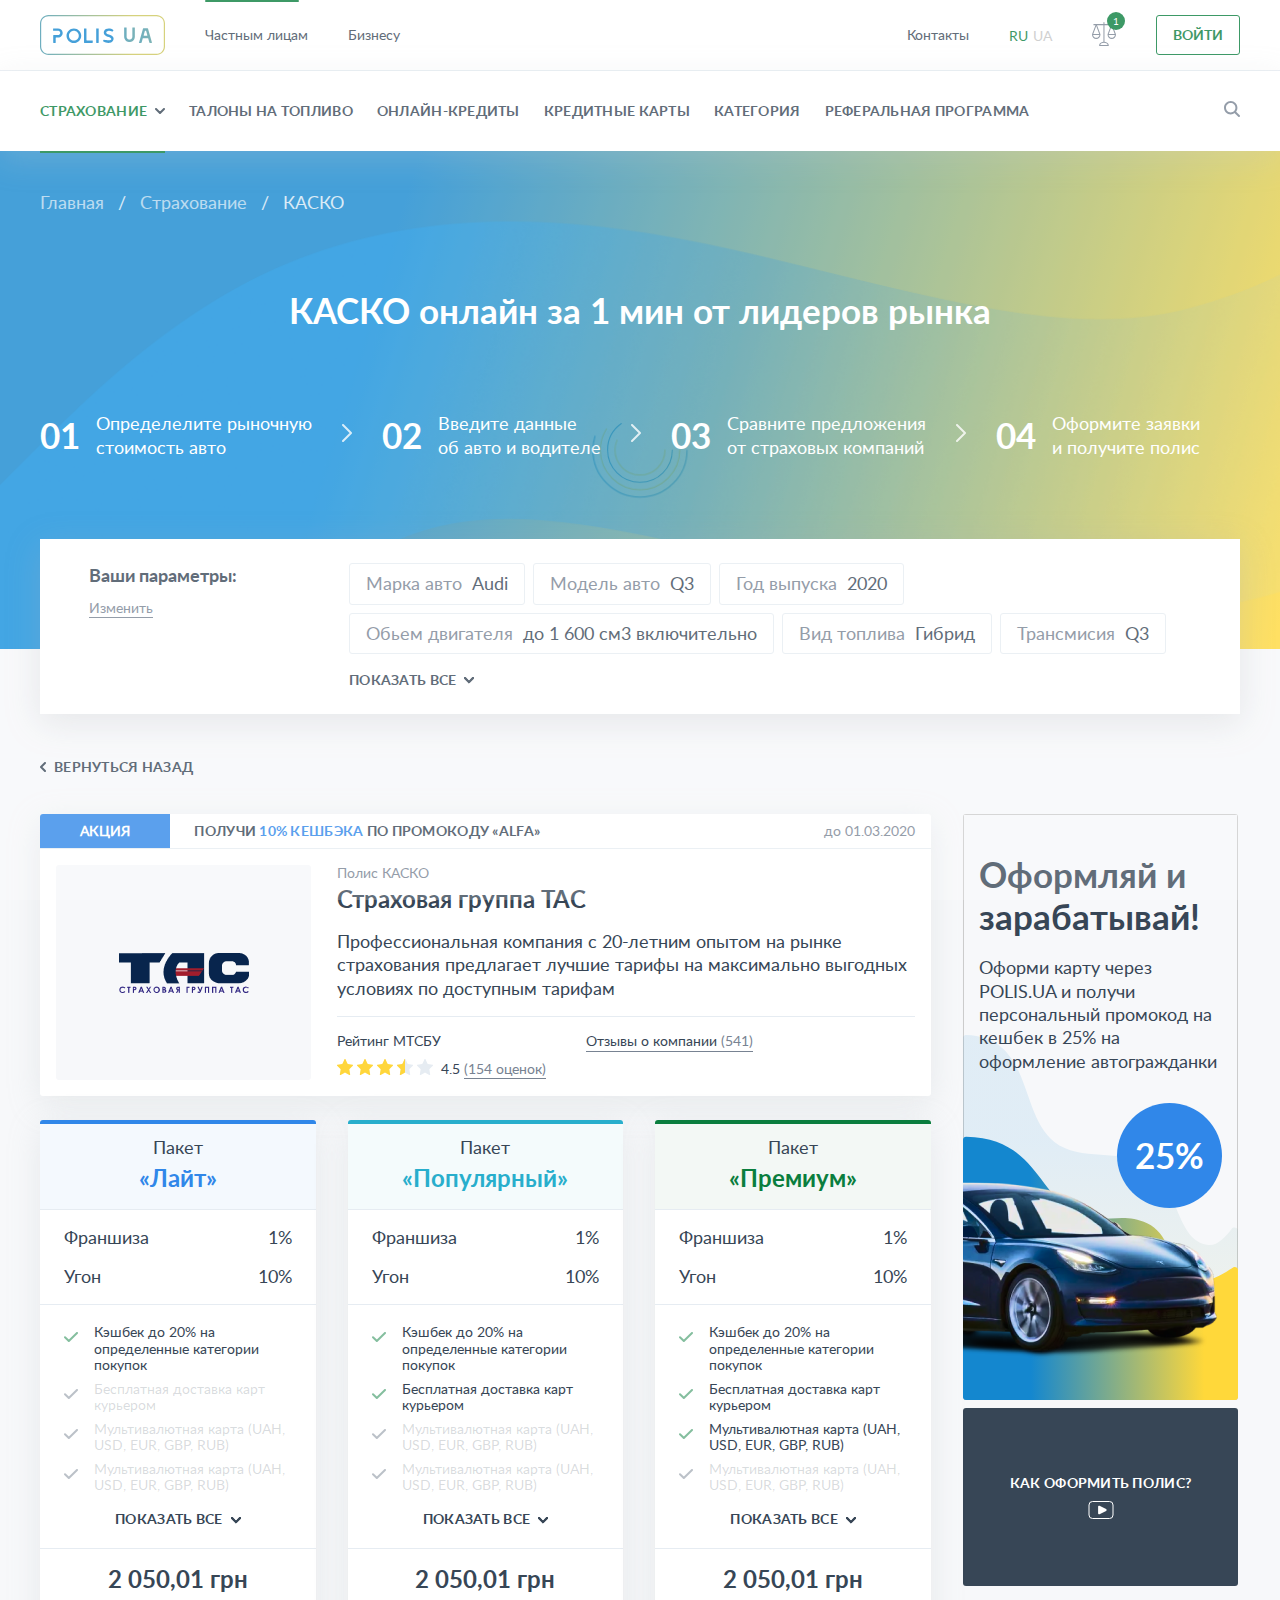
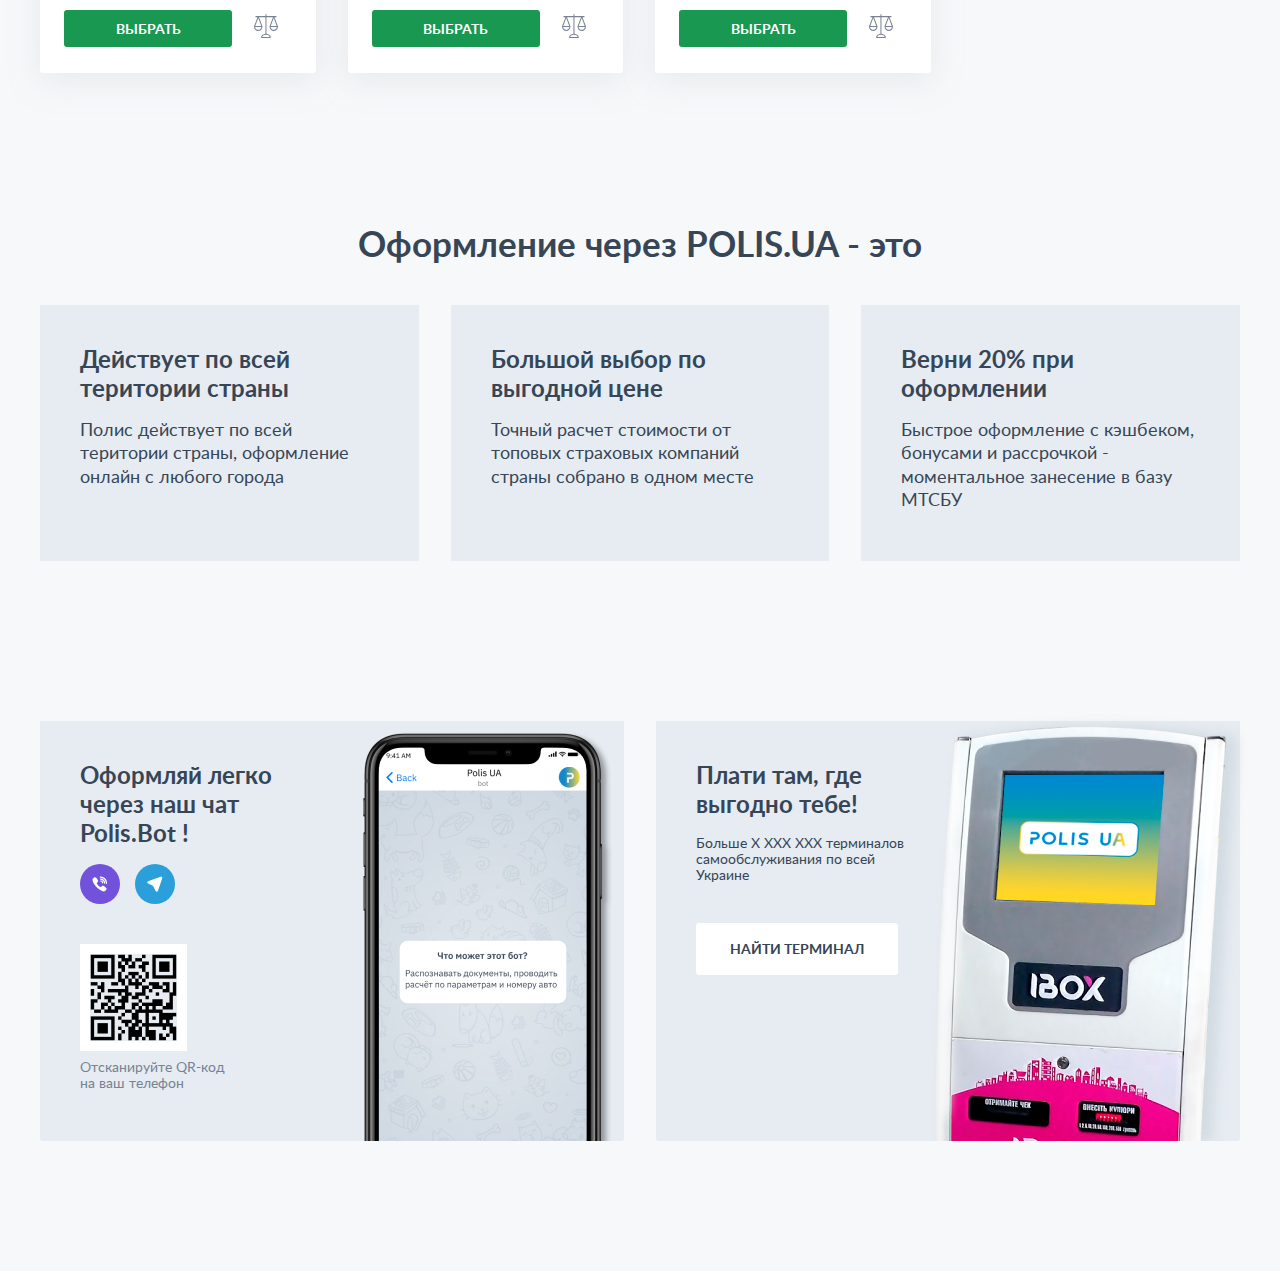
<file: kasco-offer_inside.html>
<!DOCTYPE html>
<html lang="ru">
<head>
	<meta charset="utf-8">
	<title>КАСКО</title>
    
    <meta name="viewport" content="width=device-width, initial-scale=1.0" />
    <meta name="viewport" content="width=device-width, initial-scale=1.0, maximum-scale=1.0, user-scalable=no"> 

    <link rel="stylesheet" type="text/css" href="css/bootstrap.min.css">
    <link rel="stylesheet" type="text/css" href="css/bootstrap-select.min.css">
    <link rel="stylesheet" type="text/css" href="css/ion.rangeSlider.css" />
    <link rel="stylesheet" type="text/css" href="css/swiper.min.css">
    <link rel="stylesheet" type="text/css" href="css/fonts.css" />
    <link rel="stylesheet" type="text/css" href="css/form.css" /> 
    <link rel="stylesheet" type="text/css" href="css/style.css" /> 
    
    <link rel="icon" href="img/favicon.png" type="image/x-icon">
	<link rel="shortcut icon" href="img/favicon.png" type="image/x-icon">
    
    <script src="js/jquery.js"></script>
    <script src="js/bootstrap.min.js"></script>
    
    
    <script src="js/swiper.min.js"></script>
    <script src="js/bootstrap-select.min.js"></script> 
  
</head>
	<body class="js-loading">
       <div id="loader">
            <div class="spinner">
				<svg class="loader" viewBox="0 0 340 340">
                     <circle cx="170" cy="170" r="160" stroke="#1487CF"/>
                     <circle cx="170" cy="170" r="135" stroke="#FFD83A"/>
                     <circle cx="170" cy="170" r="110" stroke="#1487CF"/>
                     <circle cx="170" cy="170" r="85" stroke="#FFD83A"/>
                </svg>
            </div>
        </div><!--/Loader-->
        
        <div id="main">
            <div id="wrapper">
                <header>
                	<div class="header_top">
                    	<div class="container">
                        	<div class="row flex_j-space-between">
                            	<div class="flex">
                                	<a href="#" class="logo">
										<svg width="125" height="40" viewBox="0 0 125 40" fill="none" xmlns="http://www.w3.org/2000/svg" class="l1">
											<path d="M92.8565 0H116.512C118.762 0.00307941 120.92 0.887761 122.511 2.46008C124.102 4.03239 124.997 6.16403 125 8.38761V31.6124C124.997 33.836 124.102 35.9676 122.511 37.5399C120.92 39.1122 118.762 39.9969 116.512 40H8.48764C6.23753 39.9969 4.08048 39.1122 2.48941 37.5399C0.898347 35.9676 0.00311613 33.836 0 31.6124L0 8.38761C0.00311613 6.16403 0.898347 4.03239 2.48941 2.46008C4.08048 0.887761 6.23753 0.00307941 8.48764 0H93.1435V1.17661H8.48764C6.55339 1.17995 4.69933 1.94075 3.33161 3.29235C1.96389 4.64395 1.19402 6.47616 1.19064 8.38761V31.6124C1.19402 33.5238 1.96389 35.356 3.33161 36.7076C4.69933 38.0593 6.55339 38.82 8.48764 38.8234H116.512C118.447 38.82 120.301 38.0593 121.668 36.7076C123.036 35.356 123.806 33.5238 123.809 31.6124V8.38761C123.806 6.47616 123.036 4.64395 121.668 3.29235C120.301 1.94075 118.447 1.17995 116.512 1.17661H92.8565V0Z" fill="url(#paint0_linear)"/>
											<defs>
												<linearGradient id="paint0_linear" x1="0" y1="20" x2="125" y2="20" gradientUnits="userSpaceOnUse">
													<stop stop-color="#FFD83A">
														<animate attributeName="stop-color" values="#FFD83A; #1487CF; #FFD83A;" dur="2s" repeatCount="indefinite" />
													</stop>
													<stop offset="0.74" stop-color="#1487CF">
														<animate attributeName="stop-color" values="#1487CF; #FFD83A; #1487CF;" dur="2s" repeatCount="indefinite" />
													</stop>
													<stop offset="1" stop-color="#1487CF">
														<animate attributeName="stop-color" values="#1487CF;#FFD83A;#1487CF;" dur="2s" repeatCount="indefinite" />
													</stop>
												</linearGradient>
											</defs>
										</svg>

										<svg width="10" height="15" viewBox="0 0 10 15" fill="none" xmlns="http://www.w3.org/2000/svg" class="l2">
                                            <path d="M2.28559 14.9519H0.630663C0.573881 14.952 0.51768 14.9406 0.465517 14.9184C0.413354 14.8963 0.366333 14.8638 0.327348 14.823C0.288363 14.7822 0.258238 14.7339 0.238827 14.6812C0.219416 14.6285 0.21113 14.5724 0.214478 14.5164V7.45766C0.214478 7.34858 0.258326 7.24397 0.336376 7.16684C0.414426 7.08971 0.520284 7.04638 0.630663 7.04638H4.97607C5.5112 7.05738 6.03189 6.87441 6.43985 6.53201C6.84782 6.18961 7.11483 5.71147 7.1905 5.18785C7.22984 4.89337 7.20498 4.59397 7.11759 4.30976C7.03019 4.02556 6.88229 3.76311 6.6838 3.54005C6.48531 3.31698 6.24084 3.13845 5.96678 3.01645C5.69272 2.89445 5.39543 2.83179 5.09484 2.83268H0.510912C0.400533 2.83268 0.294674 2.78935 0.216624 2.71222C0.138574 2.63509 0.0947266 2.53048 0.0947266 2.4214V0.85873C0.0947266 0.749651 0.138574 0.64504 0.216624 0.56791C0.294674 0.49078 0.400533 0.447449 0.510912 0.447449H4.89166C6.05241 0.437333 7.17692 0.846578 8.05377 1.59824C8.93063 2.34991 9.49944 3.39222 9.65326 4.52922C9.71644 5.16011 9.64523 5.79708 9.44421 6.39912C9.2432 7.00116 8.91684 7.55493 8.48614 8.02478C8.05544 8.49463 7.52994 8.87015 6.94349 9.12715C6.35704 9.38415 5.72263 9.51694 5.0811 9.51697H3.11796C3.00758 9.51697 2.90172 9.5603 2.82367 9.63743C2.74562 9.71457 2.70178 9.81918 2.70178 9.92826V14.5164C2.70513 14.5724 2.69684 14.6285 2.67743 14.6812C2.65802 14.7339 2.62789 14.7822 2.58891 14.823C2.54992 14.8638 2.5029 14.8963 2.45074 14.9184C2.39857 14.9406 2.34237 14.952 2.28559 14.9519Z" fill="#1487CF" />
                                        </svg>
                                        <svg width="16" height="15" viewBox="0 0 16 15" fill="none" xmlns="http://www.w3.org/2000/svg" class="l3">
                                            <path fill-rule="evenodd" clip-rule="evenodd" d="M7.88326 12.5323C10.5938 12.5323 12.7911 10.3608 12.7911 7.68225C12.7911 5.00366 10.5938 2.83223 7.88326 2.83223C5.17273 2.83223 2.97541 5.00366 2.97541 7.68225C2.97541 10.3608 5.17273 12.5323 7.88326 12.5323ZM7.88326 14.9573C11.9491 14.9573 15.245 11.7001 15.245 7.68225C15.245 3.66436 11.9491 0.407227 7.88326 0.407227C3.81746 0.407227 0.521484 3.66436 0.521484 7.68225C0.521484 11.7001 3.81746 14.9573 7.88326 14.9573Z" fill="#1487CF" />
                                        </svg>
                                        <svg width="9" height="15" viewBox="0 0 9 15" fill="none" xmlns="http://www.w3.org/2000/svg" class="l4">
                                            <path d="M8.37955 14.9504H0.379748C0.275493 14.936 0.180667 14.883 0.114368 14.8022C0.0480691 14.7213 0.0152265 14.6187 0.0224581 14.5149V0.847562C0.0120695 0.74186 0.0434576 0.636283 0.110054 0.552933C0.176651 0.469583 0.273292 0.414922 0.379748 0.400391H2.03468C2.14506 0.400391 2.25091 0.443722 2.32896 0.520852C2.40701 0.597982 2.45086 0.702593 2.45086 0.811672V12.0346C2.45086 12.1437 2.49471 12.2483 2.57276 12.3254C2.65081 12.4026 2.75667 12.4459 2.86705 12.4459H8.31967C8.43005 12.4459 8.53591 12.4892 8.61396 12.5663C8.69201 12.6435 8.73585 12.7481 8.73585 12.8572V14.5159C8.74309 14.6197 8.71024 14.7223 8.64394 14.8031C8.57765 14.8839 8.48282 14.9369 8.37856 14.9514L8.37955 14.9504Z" fill="#1487CF" />
                                        </svg>
                                        <svg width="3" height="15" viewBox="0 0 3 15" fill="none" xmlns="http://www.w3.org/2000/svg" class="l5">
                                            <path d="M2.3459 0.446289H0.544721C0.354984 0.446289 0.201172 0.598289 0.201172 0.78579V14.6122C0.201172 14.7997 0.354984 14.9517 0.544721 14.9517H2.3459C2.53564 14.9517 2.68945 14.7997 2.68945 14.6122V0.78579C2.68945 0.598289 2.53564 0.446289 2.3459 0.446289Z" fill="#1487CF" />
                                        </svg>
                                        <svg width="12" height="15" viewBox="0 0 12 15" fill="none" xmlns="http://www.w3.org/2000/svg" class="l6">
                                            <path d="M10.5574 3.48144C10.4955 3.56297 10.4053 3.61893 10.3041 3.63846C10.2029 3.658 10.098 3.63972 10.0097 3.58717C8.81794 2.91009 7.42186 2.67259 6.06964 2.91689C4.87899 3.17589 3.62945 4.16432 4.59728 5.37585C5.20487 6.14021 6.76361 6.35264 7.63328 6.71737C8.9076 7.08464 10.0562 7.789 10.9549 8.75437C12.6815 11.1076 10.8244 14.1864 8.16922 14.7538C5.73415 15.1397 3.2402 14.6367 1.15295 13.3386C1.10802 13.3073 1.06981 13.2675 1.04053 13.2215C1.01124 13.1756 0.991464 13.1243 0.982338 13.0707C0.973211 13.0172 0.974915 12.9623 0.987352 12.9094C0.999788 12.8565 1.02271 12.8065 1.0548 12.7624L1.69772 11.8681C1.74378 11.8008 1.80951 11.7489 1.88614 11.7194C1.96278 11.69 2.04668 11.6843 2.12667 11.7032C3.61473 12.033 10.4602 13.3968 9.07913 10.5266C8.60307 9.25586 5.50818 8.75049 4.41275 8.23251C2.43685 7.32653 1.10289 5.24393 2.11489 3.11478C3.69816 -0.225914 8.56675 0.204768 11.2572 1.93816C11.3039 1.96949 11.3435 2.00986 11.3739 2.05681C11.4043 2.10376 11.4246 2.15631 11.4338 2.21128C11.443 2.26625 11.4408 2.32249 11.4273 2.37659C11.4138 2.43069 11.3894 2.48151 11.3554 2.52598L10.5574 3.48144Z" fill="#1487CF" />
                                        </svg>
                                        <svg width="11" height="16" viewBox="0 0 11 16" fill="none" xmlns="http://www.w3.org/2000/svg" class="l7">
                                            <path d="M10.4387 0.400391H8.77008C8.6597 0.400391 8.55384 0.443722 8.47579 0.520852C8.39774 0.597982 8.3539 0.702593 8.3539 0.811672V9.80942C8.35251 10.2309 8.25607 10.6467 8.07158 11.0267C7.8871 11.4067 7.61922 11.7412 7.28743 12.006C6.95564 12.2708 6.56828 12.4592 6.15355 12.5574C5.73882 12.6557 5.30714 12.6613 4.88993 12.5739C4.23933 12.4308 3.65832 12.071 3.24439 11.5547C2.83046 11.0385 2.60881 10.3972 2.61662 9.73861V0.847562C2.61662 0.738484 2.57277 0.633873 2.49472 0.556743C2.41667 0.479612 2.31081 0.43628 2.20043 0.43628H0.570046C0.459667 0.43628 0.353802 0.479612 0.275752 0.556743C0.197702 0.633873 0.153857 0.738484 0.153857 0.847562V9.62318C0.135376 10.9285 0.595024 12.1965 1.44807 13.1933C2.30111 14.1902 3.49005 14.8487 4.79571 15.0474C5.55015 15.1443 6.31681 15.0812 7.04467 14.8624C7.77253 14.6437 8.44489 14.2742 9.01701 13.7787C9.58914 13.2831 10.0479 12.6729 10.3628 11.9885C10.6777 11.3041 10.8414 10.5612 10.8432 9.80942V0.847562C10.8481 0.79158 10.8415 0.735182 10.8235 0.68185C10.8056 0.628519 10.7768 0.579387 10.7389 0.537484C10.701 0.495581 10.6548 0.461797 10.6032 0.438218C10.5516 0.41464 10.4956 0.401765 10.4387 0.400391Z" fill="url(#paint0_linear)" />
                                            <defs>
                                                <linearGradient id="paint0_linear" x1="-0.391943" y1="7.76065" x2="22.8405" y2="7.76065" gradientUnits="userSpaceOnUse">
                                                    <stop stop-color="#1487CF" />
                                                    <stop offset="1" stop-color="#FFD83A" />
                                                </linearGradient>
                                            </defs>
                                        </svg>
                                        <svg width="14" height="15" viewBox="0 0 14 15" fill="none" xmlns="http://www.w3.org/2000/svg" class="l8">
                                            <path d="M13.9493 14.4222L9.98574 0.611313C9.95995 0.527949 9.90803 0.454839 9.83746 0.402535C9.76689 0.350231 9.68132 0.321438 9.59311 0.320312H5.42635C5.33815 0.321438 5.25258 0.350231 5.18201 0.402535C5.11144 0.454839 5.05951 0.527949 5.03372 0.611313L0.911133 14.9518H3.16874C3.25695 14.9507 3.34251 14.9219 3.41308 14.8696C3.48365 14.8173 3.53558 14.7442 3.56137 14.6608L4.75201 10.5199C4.7778 10.4365 4.82973 10.3634 4.9003 10.3111C4.97087 10.2588 5.05643 10.23 5.14464 10.2289H9.83458C9.92279 10.23 10.0083 10.2588 10.0789 10.3111C10.1495 10.3634 10.2014 10.4365 10.2272 10.5199L11.4179 14.6608C11.4436 14.7442 11.4956 14.8173 11.5661 14.8696C11.6367 14.9219 11.7223 14.9507 11.8105 14.9518H13.5243C13.5907 14.9546 13.6567 14.9417 13.717 14.9141C13.7773 14.8865 13.83 14.845 13.8707 14.7932C13.9115 14.7413 13.9391 14.6806 13.9512 14.6161C13.9633 14.5515 13.9597 14.4851 13.9405 14.4222H13.9493ZM8.90209 7.7515H6.09284C6.02877 7.75188 5.96548 7.73763 5.9079 7.70987C5.85031 7.68211 5.79999 7.64159 5.76086 7.59146C5.72172 7.54133 5.69482 7.48295 5.68226 7.42087C5.6697 7.35878 5.67181 7.29467 5.68843 7.23352L6.87907 3.0693C6.90051 2.97916 6.9521 2.89881 7.02549 2.84124C7.09889 2.78368 7.18978 2.75227 7.28348 2.75211H7.73598C7.8262 2.75074 7.91443 2.77838 7.98737 2.83086C8.06031 2.88335 8.11402 2.95784 8.14039 3.04311L9.33104 7.20733C9.35308 7.27194 9.35853 7.34095 9.34688 7.40815C9.33524 7.47535 9.30687 7.53864 9.26433 7.59232C9.22179 7.646 9.16641 7.68838 9.10318 7.71566C9.03995 7.74294 8.97085 7.75426 8.90209 7.74859V7.7515Z" fill="url(#paint0_linear)" />
                                            <defs>
                                                <linearGradient id="paint0_linear" x1="-12.3969" y1="7.62163" x2="10.84" y2="7.62163" gradientUnits="userSpaceOnUse">
                                                    <stop stop-color="#1487CF" />
                                                    <stop offset="1" stop-color="#FFD83A" />
                                                </linearGradient>
                                            </defs>
                                        </svg>
                                    </a><!-- /logo -->
                                    
                                    <nav>
                                    	<ul class="hover_line">
                                        	<li class="active"><a href="#">Частным лицам</a></li>
                                            <li><a href="#">Бизнесу</a></li>
                                        </ul>
                                    </nav>
                                </div>
                                
                                <div class="flex">
                                	<a href="#" class="contacts">Контакты</a>
                                
                                    <div class="language-block">
                                        <form id="form-language">
                                            <button class="language-select active" type="button" name="RU">RU</button>
                                            <button class="language-select" type="button" name="UA">UA</button>
                                        </form>
                                    </div>
                                
                                    <div id="header_compare">
                                        <div class="compare_show">
                                            <div class="ico">
                                                <svg width="24" height="24" viewBox="0 0 24 24" fill="none" xmlns="http://www.w3.org/2000/svg">
<path d="M23.9592 12.2101L23.9388 12.2208L20.4956 3.17235H22.0667C22.3484 3.17235 22.5768 2.93119 22.5768 2.63375C22.5768 2.33631 22.3484 2.09515 22.0667 2.09515H12.4667V0.5386C12.4667 0.241158 12.2383 0 11.9566 0C11.6749 0 11.4465 0.241158 11.4465 0.5386V2.08977H1.85165C1.56995 2.08977 1.34155 2.33092 1.34155 2.62837C1.34155 2.92581 1.56995 3.16697 1.85165 3.16697H3.48905L0.0408077 12.2101C0.0153029 12.2731 0.00146653 12.3408 0 12.4093C0 14.8827 1.89896 16.8878 4.24145 16.8878C6.58393 16.8878 8.48289 14.8827 8.48289 12.4093C8.48142 12.3408 8.46759 12.2731 8.44208 12.2101L4.99894 3.16158H11.4465V19.8151C9.01339 20.009 7.11073 21.5709 7.11073 23.4614C7.11073 23.7588 7.33913 24 7.62083 24H16.2925C16.5742 24 16.8026 23.7588 16.8026 23.4614C16.8026 21.5709 14.8999 20.009 12.4667 19.8151V3.16158H18.9807L15.5579 12.2101C15.5324 12.2731 15.5186 12.3408 15.5171 12.4093C15.5171 14.8827 17.4161 16.8878 19.7586 16.8878C22.101 16.8878 24 14.8827 24 12.4093C23.9985 12.3408 23.9847 12.2731 23.9592 12.2101ZM4.2389 15.8187C2.659 15.8164 1.3135 14.6055 1.061 12.9587H7.39639C7.14517 14.5975 5.81107 15.8059 4.2389 15.8187ZM7.21275 11.8815H1.27524L4.2491 4.06643L7.21275 11.8815ZM15.6905 22.9228H8.21764C8.59511 21.7648 10.1509 20.8707 11.9515 20.8707C13.7522 20.8707 15.3131 21.7648 15.6905 22.9228ZM19.7356 4.07181L22.6993 11.8815H16.7617L19.7356 4.07181ZM19.7356 15.8187V15.8241C18.1618 15.8108 16.8271 14.5996 16.5781 12.9587H22.9135C22.661 14.6055 21.3155 15.8164 19.7356 15.8187Z" fill="#788392"/>
</svg>
                                            </div>
                                            <div class="value">1</div>
                                        </div>
                                        <div class="compare-block">
                                            <div class="head">
                                                <div class="ico">
                                                    <svg width="24" height="24" viewBox="0 0 24 24" fill="none" xmlns="http://www.w3.org/2000/svg">
<path d="M23.9592 12.2101L23.9388 12.2208L20.4956 3.17235H22.0667C22.3484 3.17235 22.5768 2.93119 22.5768 2.63375C22.5768 2.33631 22.3484 2.09515 22.0667 2.09515H12.4667V0.5386C12.4667 0.241158 12.2383 0 11.9566 0C11.6749 0 11.4465 0.241158 11.4465 0.5386V2.08977H1.85165C1.56995 2.08977 1.34155 2.33092 1.34155 2.62837C1.34155 2.92581 1.56995 3.16697 1.85165 3.16697H3.48905L0.0408077 12.2101C0.0153029 12.2731 0.00146653 12.3408 0 12.4093C0 14.8827 1.89896 16.8878 4.24145 16.8878C6.58393 16.8878 8.48289 14.8827 8.48289 12.4093C8.48142 12.3408 8.46759 12.2731 8.44208 12.2101L4.99894 3.16158H11.4465V19.8151C9.01339 20.009 7.11073 21.5709 7.11073 23.4614C7.11073 23.7588 7.33913 24 7.62083 24H16.2925C16.5742 24 16.8026 23.7588 16.8026 23.4614C16.8026 21.5709 14.8999 20.009 12.4667 19.8151V3.16158H18.9807L15.5579 12.2101C15.5324 12.2731 15.5186 12.3408 15.5171 12.4093C15.5171 14.8827 17.4161 16.8878 19.7586 16.8878C22.101 16.8878 24 14.8827 24 12.4093C23.9985 12.3408 23.9847 12.2731 23.9592 12.2101ZM4.2389 15.8187C2.659 15.8164 1.3135 14.6055 1.061 12.9587H7.39639C7.14517 14.5975 5.81107 15.8059 4.2389 15.8187ZM7.21275 11.8815H1.27524L4.2491 4.06643L7.21275 11.8815ZM15.6905 22.9228H8.21764C8.59511 21.7648 10.1509 20.8707 11.9515 20.8707C13.7522 20.8707 15.3131 21.7648 15.6905 22.9228ZM19.7356 4.07181L22.6993 11.8815H16.7617L19.7356 4.07181ZM19.7356 15.8187V15.8241C18.1618 15.8108 16.8271 14.5996 16.5781 12.9587H22.9135C22.661 14.6055 21.3155 15.8164 19.7356 15.8187Z" fill="#788392"/></svg>
                                                </div>
                                                <div class="tit">Лист сравнения</div>
                                            </div>
                                            <a href="#" class="list flex">
                                                <p>КАСКО (3)</p>
                                                <span class="remove"><svg width="18" height="18" viewBox="0 0 18 18" fill="none" xmlns="http://www.w3.org/2000/svg"><path d="M1.00122 1L16.9995 17" stroke="#CCCCCC" stroke-width="2" stroke-linecap="round" stroke-linejoin="round"/><path d="M16.9983 1L0.999999 17" stroke="#CCCCCC" stroke-width="2" stroke-linecap="round" stroke-linejoin="round"/></svg></span>
                                            </a>
                                            <div class="btn-block">
                                                <a href="#" class="btn"><span>перейти к сравнению</span><svg width="6" height="10" viewBox="0 0 6 10" fill="none" xmlns="http://www.w3.org/2000/svg"><path d="M1 1L5 5L1 9" stroke="#0A7E3E" stroke-width="2" stroke-linecap="round" stroke-linejoin="round"/><path d="M1 1L5 5L1 9" stroke="#189851" stroke-width="2" stroke-linecap="round" stroke-linejoin="round"/></svg></a>
                                            </div>
                                            <div class="empty">Ничего не добавлено</div>                                    
                                        </div>
                                    </div>
                                
                                    
                                    <div class="login">
                                        <a href="#" class="btn">
                                            <span>Войти</span>
                                        </a>
                                    </div>
                                    
                                    <div id="mob_menu"><svg width="16" height="12" viewBox="0 0 16 12" fill="none" xmlns="http://www.w3.org/2000/svg"><path d="M1 1H15M1 6H10M1 11H5" stroke="#374656" stroke-width="2" stroke-linecap="round" stroke-linejoin="round"/></svg></div>
                                    
                                 </div>
                            </div>
                        </div><!--container-->
                    </div>
                    
                    <div class="header_bottom">
                    	<div class="container">
                        	<div class="row flex_j-space-between"> 
                                <div id="navigation">
                                    <div class="main_menu">
                                        <ul class="navigation-menu">
                                            <li class="has-submenu active">
                                                <a href="#">Страхование <svg width="10" height="6" viewBox="0 0 10 6" fill="none" xmlns="http://www.w3.org/2000/svg">
    <path d="M9 1L5 5L1 1" stroke="#374656" stroke-width="2" stroke-linecap="round" stroke-linejoin="round"/></svg></a>
                                                <div class="submenu">
                                                    <div class="container">
                                                        <div class="row flex_j-space-between">
                                                            <ul>
                                                                <li><a href="#">Осаго</a></li>
                                                                <li><a href="#">Туристическое страхование</a></li>
                                                                <li><a href="#">Каско</a></li>
                                                                <li><a href="#">Зеленая карта</a></li>
                                                            </ul>
                                                            <div class="row">
                                                                <div class="item">
                                                                	<div class="img"><img src="img/1.jpg" alt=""/></div>
                                                                    <div class="flex flex_j-space-between">
                                                                    	<div class="tit">осаго</div>
                                                                		<div class="value">от 600 грн</div>
                                                                    </div>
                                                                </div>
                                                                <div class="item">
                                                                	<div class="img"><img src="img/2.jpg" alt=""/></div>
                                                                    <div class="flex flex_j-space-between">
                                                                    	<div class="tit">Європа, Турція,<br/> Єгипет</div>
                                                                		<div class="value">от 50 грн</div>
                                                                    </div>
                                                                </div>
                                                            </div>
                                                        </div>
                                                    </div>
                                                </div>
                                            </li>
                                            <li>
                                                <a href="#">Талоны на топливо</a>
                                            </li>
                                            <li>
                                                <a href="#">Онлайн-кредиты</a>
                                            </li>
                                            <li>
                                                <a href="#">Кредитные карты</a>
                                            </li>
                                            <li>
                                                <a href="#">Категория</a>
                                            </li>
                                            <li>
                                                <a href="#">Реферальная программа</a>
                                            </li>
                                            <li class="has-submenu menu-more">
                                                <a href="#">еще <svg width="10" height="6" viewBox="0 0 10 6" fill="none" xmlns="http://www.w3.org/2000/svg">
    <path d="M9 1L5 5L1 1" stroke="#374656" stroke-width="2" stroke-linecap="round" stroke-linejoin="round"/></svg></a>
                                                <div class="submenu">
                                                    <div class="container">
                                                        <ul>
                                                            <li><a href="#">Кредитные карты</a></li>
                                                            <li><a href="#">Категория</a></li>
                                                            <li><a href="#">Реферальная программа</a></li>
                                                        </ul>
                                                    </div>
                                                </div>
                                            </li>
                                        </ul>
                                    </div>
                                </div><!-- End navigation menu -->
                                
                                <div id="search" class="form-group search">
                                    <div class="input-group">
                                        <input type="search" name="search" placeholder="Поиск" value="" class="form-control">
                                        <button type="button"><svg width="16" height="16" viewBox="0 0 16 16" fill="none" xmlns="http://www.w3.org/2000/svg">
    <path fill-rule="evenodd" clip-rule="evenodd" d="M11.4088 6.70438C11.4088 9.30253 9.30253 11.4088 6.70438 11.4088C4.10622 11.4088 2 9.30253 2 6.70438C2 4.10622 4.10622 2 6.70438 2C9.30253 2 11.4088 4.10622 11.4088 6.70438ZM10.6875 12.0978C9.5738 12.9217 8.19597 13.4088 6.70438 13.4088C3.00165 13.4088 0 10.4071 0 6.70438C0 3.00165 3.00165 0 6.70438 0C10.4071 0 13.4088 3.00165 13.4088 6.70438C13.4088 8.19597 12.9217 9.5738 12.0978 10.6875C12.1164 10.7035 12.1345 10.7203 12.1522 10.7379L15.7077 14.2935C16.0982 14.684 16.0982 15.3172 15.7077 15.7077C15.3172 16.0982 14.684 16.0982 14.2935 15.7077L10.7379 12.1522C10.7203 12.1345 10.7035 12.1164 10.6875 12.0978Z" fill="#788392"/></svg></button>
                                    </div>
                                    <div class="show-search"><svg width="16" height="16" viewBox="0 0 16 16" fill="none" xmlns="http://www.w3.org/2000/svg">
    <path fill-rule="evenodd" clip-rule="evenodd" d="M11.4088 6.70438C11.4088 9.30253 9.30253 11.4088 6.70438 11.4088C4.10622 11.4088 2 9.30253 2 6.70438C2 4.10622 4.10622 2 6.70438 2C9.30253 2 11.4088 4.10622 11.4088 6.70438ZM10.6875 12.0978C9.5738 12.9217 8.19597 13.4088 6.70438 13.4088C3.00165 13.4088 0 10.4071 0 6.70438C0 3.00165 3.00165 0 6.70438 0C10.4071 0 13.4088 3.00165 13.4088 6.70438C13.4088 8.19597 12.9217 9.5738 12.0978 10.6875C12.1164 10.7035 12.1345 10.7203 12.1522 10.7379L15.7077 14.2935C16.0982 14.684 16.0982 15.3172 15.7077 15.7077C15.3172 16.0982 14.684 16.0982 14.2935 15.7077L10.7379 12.1522C10.7203 12.1345 10.7035 12.1164 10.6875 12.0978Z" fill="#788392"/></svg></div>
                                </div>
                            </div>
                        </div><!--container-->
                    </div>
                </header>
                
                <section id="bread_crumbs">
                    <div class="container">
                    	<ul class="flex">
                        	<li><a href="#">Главная</a></li>    
                            <li>/</li>    
                            <li><a href="#">Страхование</a></li>    
                            <li>/</li>
                            <li>КАСКО</li>
                        </ul>
                    </div>
                </section>
                
                <section id="banner">
                	<div class="bg-svg"></div>
					<div class="container">
                    	<div class="txt">
                        	<h1>КАСКО онлайн за 1 мин от лидеров рынка</h1>
                            <div class="step-block">
                            	<div class="item">
                                	<div class="number">01</div>
                                    <div class="value"><p>Определелите рыночную<br/> стоимость авто</p></div>
                                </div>
                                <div class="arrow"><svg width="10" height="18" viewBox="0 0 10 18" fill="none" xmlns="http://www.w3.org/2000/svg"><path opacity="0.8" d="M1 1L9 9L1 17" stroke="white" stroke-width="2" stroke-linecap="round" stroke-linejoin="round"/></svg></div>
                                <div class="item">
                                	<div class="number">02</div>
                                    <div class="value"><p>Введите данные <br/>об авто и водителе</p></div>
                                </div>
                                <div class="arrow"><svg width="10" height="18" viewBox="0 0 10 18" fill="none" xmlns="http://www.w3.org/2000/svg"><path opacity="0.8" d="M1 1L9 9L1 17" stroke="white" stroke-width="2" stroke-linecap="round" stroke-linejoin="round"/></svg></div>
                                <div class="item">
                                	<div class="number">03</div>
                                    <div class="value"><p>Сравните предложения<br/> от страховых компаний</p></div>
                                </div>
                                <div class="arrow"><svg width="10" height="18" viewBox="0 0 10 18" fill="none" xmlns="http://www.w3.org/2000/svg"><path opacity="0.8" d="M1 1L9 9L1 17" stroke="white" stroke-width="2" stroke-linecap="round" stroke-linejoin="round"/></svg></div>
                                <div class="item">
                                	<div class="number">04</div>
                                    <div class="value"><p>Оформите заявки <br/>и получите полис</p></div>
                                </div>
                            </div>
                        </div>
                    </div><!-- container -->
                </section>
                
                <section id="kasco_offer-parameters" class="container">
                    <div class="row">
                        <div class="left-block">
                            <h3 class="tit">Ваши параметры:</h3>
                            <a href="#" class="back-calculation">Изменить</a>
                        </div>
                        
                        <div class="right-block">
                            <div class="flex">
                                <div class="item-parameters">
                                    <div class="tit">Марка авто</div>
                                    <div class="value">Audi </div>
                                </div>
                                <div class="item-parameters">
                                    <div class="tit">Модель авто</div>
                                    <div class="value">Q3 </div>
                                </div>
                                <div class="item-parameters">
                                    <div class="tit">Год выпуска</div>
                                    <div class="value">2020</div>
                                </div>
                                <div class="item-parameters">
                                    <div class="tit">Обьем двигателя</div>
                                    <div class="value">до 1 600 см3 включительно</div>
                                </div>
                                <div class="item-parameters">
                                    <div class="tit">Вид топлива</div>
                                    <div class="value">Гибрид</div>
                                </div>
                                <div class="item-parameters">
                                    <div class="tit">Трансмисия</div>
                                    <div class="value">Q3</div>
                                </div>
                                <div class="item-parameters parameters-hide">
                                    <div class="tit">Пробег</div>
                                    <div class="value">50 000 км</div>
                                </div>
                                <div class="item-parameters parameters-hide">
                                    <div class="tit">Водители</div>
                                    <div class="value">Неограничено</div>
                                </div>
                                <div class="item-parameters parameters-hide">
                                    <div class="tit">Мин. возраст водителя</div>
                                    <div class="value">18 лет</div>
                                </div>
                                <div class="item-parameters parameters-hide">
                                    <div class="tit">Мин. стаж водителя</div>
                                    <div class="value">1 год</div>
                                </div>
                                <div class="item-parameters parameters-hide">
                                    <div class="tit">Такси</div>
                                    <div class="value">Нет</div>
                                </div>
                                <div class="item-parameters parameters-hide">
                                    <div class="tit">Авто в кредите у банка?</div>
                                    <div class="value">Нет</div>
                                </div>
                            </div>
                            <div class="btn btn-show"><p><span class="txt-show">показать все</span><span class="txt-hide">свернуть все</span></p><svg width="10" height="7" viewBox="0 0 10 7" fill="none" xmlns="http://www.w3.org/2000/svg"><path d="M9 1L5 5.17391L1 1" stroke="#0A7E3E" stroke-width="2" stroke-linecap="round" stroke-linejoin="round"/><path d="M9 1L5 5.17391L1 1" stroke="#189851" stroke-width="2" stroke-linecap="round" stroke-linejoin="round"/></svg></div>
                            
                            <script>
                                $(document).on("ready", function () {
                                    $("#kasco_offer-parameters .btn").click(function () {
                                        $(this).toggleClass('btn-hide');
                                        $(".parameters-hide").toggleClass('parameters-show');
                                    });
                                });
                            </script>
                        </div>
                    </div>
                </section>
                
                <section id="kasco_offer" class="container kasco_offer-inside">
                    <a href="#" class="btn-back"><svg width="6" height="10" viewBox="0 0 6 10" fill="none" xmlns="http://www.w3.org/2000/svg"><path d="M1 1L5 5L1 9" stroke="#374656" stroke-width="2" stroke-linecap="round" stroke-linejoin="round"></path></svg>вернуться назад</a>
                    
                    <div class="row">
                        <div class="left-block">
                            <div class="kasco_offer-block">
                            
                                <div class="kasco_offer-item">
                                	<div class="action-block flex flex_j-space-between">
                                    	<div class="flex">
                                        	<div class="tit">акция</div>
                                            <h2>Получи <span class="color-blue">10% кешбэка</span> по Промокоду «ALFA»</h2>
                                        </div>
                                        <div class="date">до 01.03.2020</div>
                                    </div>
                                    
                                    <div class="row">
                                        <div class="company">
                                            <div class="logo-company"><img src="img/8.png" alt=""/></div>
                                        </div><!-- company -->
                                        
                                        <div class="company-info">
                                            <div class="txt">
                                                <div class="tit">Полис КАСКО</div>
                                                <h2>Страховая группа ТАС</h2>
                                                <p>Профессиональная компания с  20-летним опытом на рынке страхования предлагает лучшие тарифы на максимально выгодных условиях по доступным тарифам</p>
                                            </div>
                                            
                                            <div class="rating">
                                                <div class="row">
                                                    <div>
                                                        <p>Рейтинг МТСБУ</p>
                                                        <div class="flex">
                                                            <div class="star-block">
                                                                <div class="star">
                                                                    <svg width="16" height="16" viewBox="0 0 16 16" fill="none" xmlns="http://www.w3.org/2000/svg">
                                                                        <path fill-rule="evenodd" clip-rule="evenodd" d="M8.50867 0.33676L10.5424 4.65109C10.5832 4.73777 10.6433 4.81265 10.7175 4.86932C10.7916 4.92599 10.8776 4.96274 10.9682 4.97644L15.516 5.66805C15.62 5.6829 15.7179 5.72846 15.7986 5.79954C15.8792 5.87061 15.9394 5.96431 15.9721 6.06991C16.0048 6.17552 16.0089 6.28875 15.9837 6.39665C15.9585 6.50455 15.9051 6.60276 15.8297 6.68002L12.5394 10.0383C12.4737 10.105 12.4246 10.1877 12.3962 10.2792C12.3677 10.3708 12.361 10.4683 12.3764 10.5632L13.1535 15.3057C13.1703 15.4157 13.1578 15.5284 13.1174 15.6312C13.077 15.7341 13.0104 15.8229 12.9249 15.8878C12.8395 15.9527 12.7387 15.9911 12.6338 15.9986C12.5289 16.0062 12.4241 15.9825 12.3312 15.9304L8.26375 13.6919C8.18226 13.6471 8.0918 13.6238 8 13.6238C7.9082 13.6238 7.81774 13.6471 7.73625 13.6919L3.67257 15.9304C3.57968 15.9823 3.475 16.0057 3.37027 15.998C3.26554 15.9903 3.16489 15.9519 3.0796 15.8871C2.99432 15.8222 2.92778 15.7334 2.88743 15.6308C2.84708 15.5281 2.83453 15.4155 2.85117 15.3057L3.62736 10.5632C3.643 10.4684 3.63641 10.3709 3.60816 10.2793C3.57991 10.1878 3.53086 10.105 3.46534 10.0383L0.170311 6.68002C0.0948887 6.60276 0.0415278 6.50455 0.0163389 6.39665C-0.00884995 6.28875 -0.00484844 6.17552 0.0278852 6.06991C0.0606189 5.96431 0.120761 5.87061 0.201426 5.79954C0.28209 5.72846 0.380016 5.6829 0.483989 5.66805L5.03184 4.97644C5.12319 4.96351 5.21018 4.9271 5.28521 4.8704C5.36024 4.81369 5.42104 4.7384 5.46232 4.65109L7.49228 0.33676C7.53866 0.235789 7.6109 0.150671 7.70077 0.0911234C7.79063 0.0315762 7.89448 0 8.00047 0C8.10646 0 8.21032 0.0315762 8.30018 0.0911234C8.39004 0.150671 8.46228 0.235789 8.50867 0.33676Z" fill="#FFD63B"/>
                                                                    </svg>
                                                                </div>
                                                                <div class="star">
                                                                    <svg width="16" height="16" viewBox="0 0 16 16" fill="none" xmlns="http://www.w3.org/2000/svg">
                                                                        <path fill-rule="evenodd" clip-rule="evenodd" d="M8.50867 0.33676L10.5424 4.65109C10.5832 4.73777 10.6433 4.81265 10.7175 4.86932C10.7916 4.92599 10.8776 4.96274 10.9682 4.97644L15.516 5.66805C15.62 5.6829 15.7179 5.72846 15.7986 5.79954C15.8792 5.87061 15.9394 5.96431 15.9721 6.06991C16.0048 6.17552 16.0089 6.28875 15.9837 6.39665C15.9585 6.50455 15.9051 6.60276 15.8297 6.68002L12.5394 10.0383C12.4737 10.105 12.4246 10.1877 12.3962 10.2792C12.3677 10.3708 12.361 10.4683 12.3764 10.5632L13.1535 15.3057C13.1703 15.4157 13.1578 15.5284 13.1174 15.6312C13.077 15.7341 13.0104 15.8229 12.9249 15.8878C12.8395 15.9527 12.7387 15.9911 12.6338 15.9986C12.5289 16.0062 12.4241 15.9825 12.3312 15.9304L8.26375 13.6919C8.18226 13.6471 8.0918 13.6238 8 13.6238C7.9082 13.6238 7.81774 13.6471 7.73625 13.6919L3.67257 15.9304C3.57968 15.9823 3.475 16.0057 3.37027 15.998C3.26554 15.9903 3.16489 15.9519 3.0796 15.8871C2.99432 15.8222 2.92778 15.7334 2.88743 15.6308C2.84708 15.5281 2.83453 15.4155 2.85117 15.3057L3.62736 10.5632C3.643 10.4684 3.63641 10.3709 3.60816 10.2793C3.57991 10.1878 3.53086 10.105 3.46534 10.0383L0.170311 6.68002C0.0948887 6.60276 0.0415278 6.50455 0.0163389 6.39665C-0.00884995 6.28875 -0.00484844 6.17552 0.0278852 6.06991C0.0606189 5.96431 0.120761 5.87061 0.201426 5.79954C0.28209 5.72846 0.380016 5.6829 0.483989 5.66805L5.03184 4.97644C5.12319 4.96351 5.21018 4.9271 5.28521 4.8704C5.36024 4.81369 5.42104 4.7384 5.46232 4.65109L7.49228 0.33676C7.53866 0.235789 7.6109 0.150671 7.70077 0.0911234C7.79063 0.0315762 7.89448 0 8.00047 0C8.10646 0 8.21032 0.0315762 8.30018 0.0911234C8.39004 0.150671 8.46228 0.235789 8.50867 0.33676Z" fill="#FFD63B"/>
                                                                    </svg>
                                                                </div>
                                                                <div class="star">
                                                                    <svg width="16" height="16" viewBox="0 0 16 16" fill="none" xmlns="http://www.w3.org/2000/svg">
                                                                        <path fill-rule="evenodd" clip-rule="evenodd" d="M8.50867 0.33676L10.5424 4.65109C10.5832 4.73777 10.6433 4.81265 10.7175 4.86932C10.7916 4.92599 10.8776 4.96274 10.9682 4.97644L15.516 5.66805C15.62 5.6829 15.7179 5.72846 15.7986 5.79954C15.8792 5.87061 15.9394 5.96431 15.9721 6.06991C16.0048 6.17552 16.0089 6.28875 15.9837 6.39665C15.9585 6.50455 15.9051 6.60276 15.8297 6.68002L12.5394 10.0383C12.4737 10.105 12.4246 10.1877 12.3962 10.2792C12.3677 10.3708 12.361 10.4683 12.3764 10.5632L13.1535 15.3057C13.1703 15.4157 13.1578 15.5284 13.1174 15.6312C13.077 15.7341 13.0104 15.8229 12.9249 15.8878C12.8395 15.9527 12.7387 15.9911 12.6338 15.9986C12.5289 16.0062 12.4241 15.9825 12.3312 15.9304L8.26375 13.6919C8.18226 13.6471 8.0918 13.6238 8 13.6238C7.9082 13.6238 7.81774 13.6471 7.73625 13.6919L3.67257 15.9304C3.57968 15.9823 3.475 16.0057 3.37027 15.998C3.26554 15.9903 3.16489 15.9519 3.0796 15.8871C2.99432 15.8222 2.92778 15.7334 2.88743 15.6308C2.84708 15.5281 2.83453 15.4155 2.85117 15.3057L3.62736 10.5632C3.643 10.4684 3.63641 10.3709 3.60816 10.2793C3.57991 10.1878 3.53086 10.105 3.46534 10.0383L0.170311 6.68002C0.0948887 6.60276 0.0415278 6.50455 0.0163389 6.39665C-0.00884995 6.28875 -0.00484844 6.17552 0.0278852 6.06991C0.0606189 5.96431 0.120761 5.87061 0.201426 5.79954C0.28209 5.72846 0.380016 5.6829 0.483989 5.66805L5.03184 4.97644C5.12319 4.96351 5.21018 4.9271 5.28521 4.8704C5.36024 4.81369 5.42104 4.7384 5.46232 4.65109L7.49228 0.33676C7.53866 0.235789 7.6109 0.150671 7.70077 0.0911234C7.79063 0.0315762 7.89448 0 8.00047 0C8.10646 0 8.21032 0.0315762 8.30018 0.0911234C8.39004 0.150671 8.46228 0.235789 8.50867 0.33676Z" fill="#FFD63B"/>
                                                                    </svg>
                                                                </div>
                                                                <div class="star">
                                                                    <svg width="16px" height="16px">
                                                                        <g id="Design-Tasks" stroke="none" stroke-width="1" fill="none" fill-rule="evenodd">
                                                                            <g id="half">
                                                                                <path d="M8.50867,0.33676 L10.5424,4.65109 C10.5832,4.73777 10.6433,4.81265 10.7175,4.86932 C10.7916,4.92599 10.8776,4.96274 10.9682,4.97644 L15.516,5.66805 C15.62,5.6829 15.7179,5.72846 15.7986,5.79954 C15.8792,5.87061 15.9394,5.96431 15.9721,6.06991 C16.0048,6.17552 16.0089,6.28875 15.9837,6.39665 C15.9585,6.50455 15.9051,6.60276 15.8297,6.68002 L12.5394,10.0383 C12.4737,10.105 12.4246,10.1877 12.3962,10.2792 C12.3677,10.3708 12.361,10.4683 12.3764,10.5632 L13.1535,15.3057 C13.1703,15.4157 13.1578,15.5284 13.1174,15.6312 C13.077,15.7341 13.0104,15.8229 12.9249,15.8878 C12.8395,15.9527 12.7387,15.9911 12.6338,15.9986 C12.5289,16.0062 12.4241,15.9825 12.3312,15.9304 L8.26375,13.6919 C8.18226,13.6471 8.0918,13.6238 8,13.6238 C7.9082,13.6238 7.81774,13.6471 7.73625,13.6919 L3.67257,15.9304 C3.57968,15.9823 3.475,16.0057 3.37027,15.998 C3.26554,15.9903 3.16489,15.9519 3.0796,15.8871 C2.99432,15.8222 2.92778,15.7334 2.88743,15.6308 C2.84708,15.5281 2.83453,15.4155 2.85117,15.3057 L3.62736,10.5632 C3.643,10.4684 3.63641,10.3709 3.60816,10.2793 C3.57991,10.1878 3.53086,10.105 3.46534,10.0383 L0.170311003,6.68002 C0.0948887027,6.60276 0.0415278027,6.50455 0.0163389027,6.39665 C-0.00884994727,6.28875 -0.00484843727,6.17552 0.0278852027,6.06991 C0.0606189027,5.96431 0.120761003,5.87061 0.201426003,5.79954 C0.282090003,5.72846 0.380016003,5.6829 0.483989003,5.66805 L5.03184,4.97644 C5.12319,4.96351 5.21018,4.9271 5.28521,4.8704 C5.36024,4.81369 5.42104,4.7384 5.46232,4.65109 L7.49228,0.33676 C7.53866,0.235789 7.6109,0.150671 7.70077,0.0911234 C7.79063,0.0315762 7.89448,-2.1564972e-12 8.00047,-2.1564972e-12 C8.10646,-2.1564972e-12 8.21032,0.0315762 8.30018,0.0911234 C8.39004,0.150671 8.46228,0.235789 8.50867,0.33676 Z" id="Path-Copy-6" fill="#E6ECF2"></path>
                                                                                <path d="M8,5 L8,13.6238 C8,13.6238 7.81774,13.6471 7.73625,13.6919 L3.67257,15.9304 C3.57968,15.9823 3.475,16.0057 3.37027,15.998 C3.26554,15.9903 3.16489,15.9519 3.0796,15.8871 C2.99432,15.8222 2.92778,15.7334 2.88743,15.6308 C2.84708,15.5281 2.83453,15.4155 2.85117,15.3057 L3.62736,10.5632 C3.643,10.4684 3.63641,10.3709 3.60816,10.2793 C3.57991,10.1878 3.53086,10.105 3.46534,10.0383 L0.170311003,6.68002 C0.0948887027,6.60276 0.0415278027,6.50455 0.0163389027,6.39665 C-0.00884994727,6.28875 -0.00484843727,6.17552 0.0278852027,6.06991 C0.0606189027,5.96431 0.120761003,5.87061 0.201426003,5.79954 C0.282090003,5.72846 0.380016003,5.6829 0.483989003,5.66805 L5.03184,4.97644 C5.12319,4.96351 5.21018,4.9271 5.28521,4.8704 C5.36024,4.81369 5.42104,4.7384 5.46232,4.65109 L7.49228,0.33676 C7.53866,0.235789 7.6109,0.150671 7.70077,0.0911235 C7.79063,0.0315763 7.89448,-2.96029867e-12 8.00047,-2.96029867e-12 L8,1 L8,5 Z" id="Path" fill="#FFD63B"></path>
                                                                            </g>
                                                                        </g>
                                                                    </svg>
                                                                </div>
                                                                <div class="star">
                                                                    <svg width="16" height="16" viewBox="0 0 16 16" fill="none" xmlns="http://www.w3.org/2000/svg">
                                                                        <path fill-rule="evenodd" clip-rule="evenodd" d="M8.50867 0.33676L10.5424 4.65109C10.5832 4.73777 10.6433 4.81265 10.7175 4.86932C10.7916 4.92599 10.8776 4.96274 10.9682 4.97644L15.516 5.66805C15.62 5.6829 15.7179 5.72846 15.7986 5.79954C15.8792 5.87061 15.9394 5.96431 15.9721 6.06991C16.0048 6.17552 16.0089 6.28875 15.9837 6.39665C15.9585 6.50455 15.9051 6.60276 15.8297 6.68002L12.5394 10.0383C12.4737 10.105 12.4246 10.1877 12.3962 10.2792C12.3677 10.3708 12.361 10.4683 12.3764 10.5632L13.1535 15.3057C13.1703 15.4157 13.1578 15.5284 13.1174 15.6312C13.077 15.7341 13.0104 15.8229 12.9249 15.8878C12.8395 15.9527 12.7387 15.9911 12.6338 15.9986C12.5289 16.0062 12.4241 15.9825 12.3312 15.9304L8.26375 13.6919C8.18226 13.6471 8.0918 13.6238 8 13.6238C7.9082 13.6238 7.81774 13.6471 7.73625 13.6919L3.67257 15.9304C3.57968 15.9823 3.475 16.0057 3.37027 15.998C3.26554 15.9903 3.16489 15.9519 3.0796 15.8871C2.99432 15.8222 2.92778 15.7334 2.88743 15.6308C2.84708 15.5281 2.83453 15.4155 2.85117 15.3057L3.62736 10.5632C3.643 10.4684 3.63641 10.3709 3.60816 10.2793C3.57991 10.1878 3.53086 10.105 3.46534 10.0383L0.170311 6.68002C0.0948887 6.60276 0.0415278 6.50455 0.0163389 6.39665C-0.00884995 6.28875 -0.00484844 6.17552 0.0278852 6.06991C0.0606189 5.96431 0.120761 5.87061 0.201426 5.79954C0.28209 5.72846 0.380016 5.6829 0.483989 5.66805L5.03184 4.97644C5.12319 4.96351 5.21018 4.9271 5.28521 4.8704C5.36024 4.81369 5.42104 4.7384 5.46232 4.65109L7.49228 0.33676C7.53866 0.235789 7.6109 0.150671 7.70077 0.0911234C7.79063 0.0315762 7.89448 0 8.00047 0C8.10646 0 8.21032 0.0315762 8.30018 0.0911234C8.39004 0.150671 8.46228 0.235789 8.50867 0.33676Z" fill="#E6ECF2"/>
                                                                    </svg>
                                                                </div>
                                                            </div>
                                                            <p>4.5 <a href="#">(154 оценок)</a></p>
                                                        </div>
                                                    </div>
                                                	<a href="#" class="review-company">Отзывы о компании <span>(541)</span></a>
                                                </div>
                                            </div>
                                        </div>
                                    </div>
                                </div><!-- item -->
                                
                                <div class="kasco_offer-item kasco_offer-tariff">
                                	<div class="company-tariff row">
                                        <div class="tariff-item">
                                            <div class="txt">
                                                <h3>Пакет</h3>
                                                <div class="tit"><h3>«Лайт»</h3></div>
                                            </div>
                                            <table>
                                                <tr>
                                                    <td>Франшиза</td>
                                                    <td>1%</td>
                                                </tr>
                                                <tr>
                                                    <td>Угон</td>
                                                    <td>10%</td>
                                                </tr>
                                            </table>
                                            
                                            <ul>
                                                <li class="check">
                                                    <span><svg width="14" height="10" viewBox="0 0 14 10" fill="none" xmlns="http://www.w3.org/2000/svg"><path opacity="0.5" d="M13 1L4.84 9L1 5.23529" stroke="#788392" stroke-width="2" stroke-linecap="round" stroke-linejoin="round"/></svg></span>
                                                    <p>Кэшбек до 20% на определенные категории покупок</p>
                                                </li>
                                                <li>
                                                    <span><svg width="14" height="10" viewBox="0 0 14 10" fill="none" xmlns="http://www.w3.org/2000/svg"><path opacity="0.5" d="M13 1L4.84 9L1 5.23529" stroke="#788392" stroke-width="2" stroke-linecap="round" stroke-linejoin="round"/></svg></span>
                                                    <p>Бесплатная доставка карт курьером</p>
                                                </li>
                                                <li>
                                                    <span><svg width="14" height="10" viewBox="0 0 14 10" fill="none" xmlns="http://www.w3.org/2000/svg"><path opacity="0.5" d="M13 1L4.84 9L1 5.23529" stroke="#788392" stroke-width="2" stroke-linecap="round" stroke-linejoin="round"/></svg></span>
                                                    <p>Мультивалютная карта (UAH, USD, EUR, GBP, RUB)</p>
                                                </li>
                                                <li>
                                                    <span><svg width="14" height="10" viewBox="0 0 14 10" fill="none" xmlns="http://www.w3.org/2000/svg"><path opacity="0.5" d="M13 1L4.84 9L1 5.23529" stroke="#788392" stroke-width="2" stroke-linecap="round" stroke-linejoin="round"/></svg></span>
                                                    <p>Мультивалютная карта (UAH, USD, EUR, GBP, RUB)</p>
                                                </li>
                                                
                                                <li class="i-hide">
                                                    <span><svg width="14" height="10" viewBox="0 0 14 10" fill="none" xmlns="http://www.w3.org/2000/svg"><path opacity="0.5" d="M13 1L4.84 9L1 5.23529" stroke="#788392" stroke-width="2" stroke-linecap="round" stroke-linejoin="round"/></svg></span>
                                                    <p>Кэшбек до 20% на определенные категории покупок</p>
                                                </li>
                                                <li class="i-hide">
                                                    <span><svg width="14" height="10" viewBox="0 0 14 10" fill="none" xmlns="http://www.w3.org/2000/svg"><path opacity="0.5" d="M13 1L4.84 9L1 5.23529" stroke="#788392" stroke-width="2" stroke-linecap="round" stroke-linejoin="round"/></svg></span>
                                                    <p>Бесплатная доставка карт курьером</p>
                                                </li>
                                                <li class="i-hide">
                                                    <span><svg width="14" height="10" viewBox="0 0 14 10" fill="none" xmlns="http://www.w3.org/2000/svg"><path opacity="0.5" d="M13 1L4.84 9L1 5.23529" stroke="#788392" stroke-width="2" stroke-linecap="round" stroke-linejoin="round"/></svg></span>
                                                    <p>Мультивалютная карта (UAH, USD, EUR, GBP, RUB)</p>
                                                </li>
                                                <li class="i-hide">
                                                    <span><svg width="14" height="10" viewBox="0 0 14 10" fill="none" xmlns="http://www.w3.org/2000/svg"><path opacity="0.5" d="M13 1L4.84 9L1 5.23529" stroke="#788392" stroke-width="2" stroke-linecap="round" stroke-linejoin="round"/></svg></span>
                                                    <p>Мультивалютная карта (UAH, USD, EUR, GBP, RUB)</p>
                                                </li>
                                                <div class="btn btn-show"><p><span class="txt-show">показать все</span><span class="txt-hide">свернуть</span></p><svg width="10" height="7" viewBox="0 0 10 7" fill="none" xmlns="http://www.w3.org/2000/svg"><path d="M9 1L5 5.17391L1 1" stroke="#0A7E3E" stroke-width="2" stroke-linecap="round" stroke-linejoin="round"></path><path d="M9 1L5 5.17391L1 1" stroke="#189851" stroke-width="2" stroke-linecap="round" stroke-linejoin="round"></path></svg></div>
                                            </ul>
                                            
                                            <div class="bottom">
                                            	<div class="price">2 050,01 грн</div>
                                                <div class="flex">
                                                	<button class="btn">Выбрать</button>
                                                    <div class="tariff-compare">
                                                        <div class="tooltips">Добавить в сравнения</div>
                                                        <div class="ico">
                                                            <svg width="24" height="24" viewBox="0 0 24 24" fill="none" xmlns="http://www.w3.org/2000/svg">
																<path d="M23.9592 12.2101L23.9388 12.2208L20.4956 3.17235H22.0667C22.3484 3.17235 22.5768 2.93119 22.5768 2.63375C22.5768 2.33631 22.3484 2.09515 22.0667 2.09515H12.4667V0.5386C12.4667 0.241158 12.2383 0 11.9566 0C11.6749 0 11.4465 0.241158 11.4465 0.5386V2.08977H1.85165C1.56995 2.08977 1.34155 2.33092 1.34155 2.62837C1.34155 2.92581 1.56995 3.16697 1.85165 3.16697H3.48905L0.0408077 12.2101C0.0153029 12.2731 0.00146653 12.3408 0 12.4093C0 14.8827 1.89896 16.8878 4.24145 16.8878C6.58393 16.8878 8.48289 14.8827 8.48289 12.4093C8.48142 12.3408 8.46759 12.2731 8.44208 12.2101L4.99894 3.16158H11.4465V19.8151C9.01339 20.009 7.11073 21.5709 7.11073 23.4614C7.11073 23.7588 7.33913 24 7.62083 24H16.2925C16.5742 24 16.8026 23.7588 16.8026 23.4614C16.8026 21.5709 14.8999 20.009 12.4667 19.8151V3.16158H18.9807L15.5579 12.2101C15.5324 12.2731 15.5186 12.3408 15.5171 12.4093C15.5171 14.8827 17.4161 16.8878 19.7586 16.8878C22.101 16.8878 24 14.8827 24 12.4093C23.9985 12.3408 23.9847 12.2731 23.9592 12.2101ZM4.2389 15.8187C2.659 15.8164 1.3135 14.6055 1.061 12.9587H7.39639C7.14517 14.5975 5.81107 15.8059 4.2389 15.8187ZM7.21275 11.8815H1.27524L4.2491 4.06643L7.21275 11.8815ZM15.6905 22.9228H8.21764C8.59511 21.7648 10.1509 20.8707 11.9515 20.8707C13.7522 20.8707 15.3131 21.7648 15.6905 22.9228ZM19.7356 4.07181L22.6993 11.8815H16.7617L19.7356 4.07181ZM19.7356 15.8187V15.8241C18.1618 15.8108 16.8271 14.5996 16.5781 12.9587H22.9135C22.661 14.6055 21.3155 15.8164 19.7356 15.8187Z" fill="#788392"></path>
															</svg>
                                                        </div>
                                                        <div class="ok"><svg width="10" height="8" viewBox="0 0 10 8" fill="none"><path d="M9 1.33398L3.56 6.66732L1 4.15751" stroke="white" stroke-linecap="round" stroke-linejoin="round"/></svg></div>
                                                    </div>
                                                </div>
                                            </div>
                                        </div>
                                        
                                        
                                        <div class="tariff-item">
                                            <div class="txt">
                                                <h3>Пакет</h3>
                                                <div class="tit"><h3>«Популярный»</h3></div>
                                            </div>
                                            <table>
                                                <tr>
                                                    <td>Франшиза</td>
                                                    <td>1%</td>
                                                </tr>
                                                <tr>
                                                    <td>Угон</td>
                                                    <td>10%</td>
                                                </tr>
                                            </table>
                                            
                                            <ul>
                                                <li class="check">
                                                    <span><svg width="14" height="10" viewBox="0 0 14 10" fill="none" xmlns="http://www.w3.org/2000/svg"><path opacity="0.5" d="M13 1L4.84 9L1 5.23529" stroke="#788392" stroke-width="2" stroke-linecap="round" stroke-linejoin="round"/></svg></span>
                                                    <p>Кэшбек до 20% на определенные категории покупок</p>
                                                </li>
                                                <li class="check">
                                                    <span><svg width="14" height="10" viewBox="0 0 14 10" fill="none" xmlns="http://www.w3.org/2000/svg"><path opacity="0.5" d="M13 1L4.84 9L1 5.23529" stroke="#788392" stroke-width="2" stroke-linecap="round" stroke-linejoin="round"/></svg></span>
                                                    <p>Бесплатная доставка карт курьером</p>
                                                </li>
                                                <li>
                                                    <span><svg width="14" height="10" viewBox="0 0 14 10" fill="none" xmlns="http://www.w3.org/2000/svg"><path opacity="0.5" d="M13 1L4.84 9L1 5.23529" stroke="#788392" stroke-width="2" stroke-linecap="round" stroke-linejoin="round"/></svg></span>
                                                    <p>Мультивалютная карта (UAH, USD, EUR, GBP, RUB)</p>
                                                </li>
                                                <li>
                                                    <span><svg width="14" height="10" viewBox="0 0 14 10" fill="none" xmlns="http://www.w3.org/2000/svg"><path opacity="0.5" d="M13 1L4.84 9L1 5.23529" stroke="#788392" stroke-width="2" stroke-linecap="round" stroke-linejoin="round"/></svg></span>
                                                    <p>Мультивалютная карта (UAH, USD, EUR, GBP, RUB)</p>
                                                </li>
                                                
                                                <li class="i-hide">
                                                    <span><svg width="14" height="10" viewBox="0 0 14 10" fill="none" xmlns="http://www.w3.org/2000/svg"><path opacity="0.5" d="M13 1L4.84 9L1 5.23529" stroke="#788392" stroke-width="2" stroke-linecap="round" stroke-linejoin="round"/></svg></span>
                                                    <p>Кэшбек до 20% на определенные категории покупок</p>
                                                </li>
                                                <li class="i-hide">
                                                    <span><svg width="14" height="10" viewBox="0 0 14 10" fill="none" xmlns="http://www.w3.org/2000/svg"><path opacity="0.5" d="M13 1L4.84 9L1 5.23529" stroke="#788392" stroke-width="2" stroke-linecap="round" stroke-linejoin="round"/></svg></span>
                                                    <p>Бесплатная доставка карт курьером</p>
                                                </li>
                                                <li class="i-hide">
                                                    <span><svg width="14" height="10" viewBox="0 0 14 10" fill="none" xmlns="http://www.w3.org/2000/svg"><path opacity="0.5" d="M13 1L4.84 9L1 5.23529" stroke="#788392" stroke-width="2" stroke-linecap="round" stroke-linejoin="round"/></svg></span>
                                                    <p>Мультивалютная карта (UAH, USD, EUR, GBP, RUB)</p>
                                                </li>
                                                <li class="i-hide">
                                                    <span><svg width="14" height="10" viewBox="0 0 14 10" fill="none" xmlns="http://www.w3.org/2000/svg"><path opacity="0.5" d="M13 1L4.84 9L1 5.23529" stroke="#788392" stroke-width="2" stroke-linecap="round" stroke-linejoin="round"/></svg></span>
                                                    <p>Мультивалютная карта (UAH, USD, EUR, GBP, RUB)</p>
                                                </li>
                                                <div class="btn btn-show"><p><span class="txt-show">показать все</span><span class="txt-hide">свернуть</span></p><svg width="10" height="7" viewBox="0 0 10 7" fill="none" xmlns="http://www.w3.org/2000/svg"><path d="M9 1L5 5.17391L1 1" stroke="#0A7E3E" stroke-width="2" stroke-linecap="round" stroke-linejoin="round"></path><path d="M9 1L5 5.17391L1 1" stroke="#189851" stroke-width="2" stroke-linecap="round" stroke-linejoin="round"></path></svg></div>
                                            </ul>
                                            
                                            <div class="bottom">
                                            	<div class="price">2 050,01 грн</div>
                                                <div class="flex">
                                                	<button class="btn">Выбрать</button>
                                                   
                                                    <div class="tariff-compare">
                                                        <div class="tooltips">Добавить в сравнения</div>
                                                        <div class="ico">
                                                            <svg width="24" height="24" viewBox="0 0 24 24" fill="none" xmlns="http://www.w3.org/2000/svg">
																<path d="M23.9592 12.2101L23.9388 12.2208L20.4956 3.17235H22.0667C22.3484 3.17235 22.5768 2.93119 22.5768 2.63375C22.5768 2.33631 22.3484 2.09515 22.0667 2.09515H12.4667V0.5386C12.4667 0.241158 12.2383 0 11.9566 0C11.6749 0 11.4465 0.241158 11.4465 0.5386V2.08977H1.85165C1.56995 2.08977 1.34155 2.33092 1.34155 2.62837C1.34155 2.92581 1.56995 3.16697 1.85165 3.16697H3.48905L0.0408077 12.2101C0.0153029 12.2731 0.00146653 12.3408 0 12.4093C0 14.8827 1.89896 16.8878 4.24145 16.8878C6.58393 16.8878 8.48289 14.8827 8.48289 12.4093C8.48142 12.3408 8.46759 12.2731 8.44208 12.2101L4.99894 3.16158H11.4465V19.8151C9.01339 20.009 7.11073 21.5709 7.11073 23.4614C7.11073 23.7588 7.33913 24 7.62083 24H16.2925C16.5742 24 16.8026 23.7588 16.8026 23.4614C16.8026 21.5709 14.8999 20.009 12.4667 19.8151V3.16158H18.9807L15.5579 12.2101C15.5324 12.2731 15.5186 12.3408 15.5171 12.4093C15.5171 14.8827 17.4161 16.8878 19.7586 16.8878C22.101 16.8878 24 14.8827 24 12.4093C23.9985 12.3408 23.9847 12.2731 23.9592 12.2101ZM4.2389 15.8187C2.659 15.8164 1.3135 14.6055 1.061 12.9587H7.39639C7.14517 14.5975 5.81107 15.8059 4.2389 15.8187ZM7.21275 11.8815H1.27524L4.2491 4.06643L7.21275 11.8815ZM15.6905 22.9228H8.21764C8.59511 21.7648 10.1509 20.8707 11.9515 20.8707C13.7522 20.8707 15.3131 21.7648 15.6905 22.9228ZM19.7356 4.07181L22.6993 11.8815H16.7617L19.7356 4.07181ZM19.7356 15.8187V15.8241C18.1618 15.8108 16.8271 14.5996 16.5781 12.9587H22.9135C22.661 14.6055 21.3155 15.8164 19.7356 15.8187Z" fill="#788392"></path>
															</svg>
                                                        </div>
                                                        <div class="ok"><svg width="10" height="8" viewBox="0 0 10 8" fill="none"><path d="M9 1.33398L3.56 6.66732L1 4.15751" stroke="white" stroke-linecap="round" stroke-linejoin="round"/></svg></div>
                                                    </div>

                                                </div>
                                            </div>
                                        </div>
                                        
                                        <div class="tariff-item">
                                            <div class="txt">
                                                <h3>Пакет</h3>
                                                <div class="tit"><h3>«Премиум»</h3></div>
                                            </div>
                                            <table>
                                                <tr>
                                                    <td>Франшиза</td>
                                                    <td>1%</td>
                                                </tr>
                                                <tr>
                                                    <td>Угон</td>
                                                    <td>10%</td>
                                                </tr>
                                            </table>
                                            
                                            <ul>
                                                <li class="check">
                                                    <span><svg width="14" height="10" viewBox="0 0 14 10" fill="none" xmlns="http://www.w3.org/2000/svg"><path opacity="0.5" d="M13 1L4.84 9L1 5.23529" stroke="#788392" stroke-width="2" stroke-linecap="round" stroke-linejoin="round"/></svg></span>
                                                    <p>Кэшбек до 20% на определенные категории покупок</p>
                                                </li>
                                                <li class="check">
                                                    <span><svg width="14" height="10" viewBox="0 0 14 10" fill="none" xmlns="http://www.w3.org/2000/svg"><path opacity="0.5" d="M13 1L4.84 9L1 5.23529" stroke="#788392" stroke-width="2" stroke-linecap="round" stroke-linejoin="round"/></svg></span>
                                                    <p>Бесплатная доставка карт курьером</p>
                                                </li>
                                                <li class="check">
                                                    <span><svg width="14" height="10" viewBox="0 0 14 10" fill="none" xmlns="http://www.w3.org/2000/svg"><path opacity="0.5" d="M13 1L4.84 9L1 5.23529" stroke="#788392" stroke-width="2" stroke-linecap="round" stroke-linejoin="round"/></svg></span>
                                                    <p>Мультивалютная карта (UAH, USD, EUR, GBP, RUB)</p>
                                                </li>
                                                <li>
                                                    <span><svg width="14" height="10" viewBox="0 0 14 10" fill="none" xmlns="http://www.w3.org/2000/svg"><path opacity="0.5" d="M13 1L4.84 9L1 5.23529" stroke="#788392" stroke-width="2" stroke-linecap="round" stroke-linejoin="round"/></svg></span>
                                                    <p>Мультивалютная карта (UAH, USD, EUR, GBP, RUB)</p>
                                                </li>
                                                
                                                <li class="i-hide">
                                                    <span><svg width="14" height="10" viewBox="0 0 14 10" fill="none" xmlns="http://www.w3.org/2000/svg"><path opacity="0.5" d="M13 1L4.84 9L1 5.23529" stroke="#788392" stroke-width="2" stroke-linecap="round" stroke-linejoin="round"/></svg></span>
                                                    <p>Кэшбек до 20% на определенные категории покупок</p>
                                                </li>
                                                <li class="i-hide">
                                                    <span><svg width="14" height="10" viewBox="0 0 14 10" fill="none" xmlns="http://www.w3.org/2000/svg"><path opacity="0.5" d="M13 1L4.84 9L1 5.23529" stroke="#788392" stroke-width="2" stroke-linecap="round" stroke-linejoin="round"/></svg></span>
                                                    <p>Бесплатная доставка карт курьером</p>
                                                </li>
                                                <li class="i-hide">
                                                    <span><svg width="14" height="10" viewBox="0 0 14 10" fill="none" xmlns="http://www.w3.org/2000/svg"><path opacity="0.5" d="M13 1L4.84 9L1 5.23529" stroke="#788392" stroke-width="2" stroke-linecap="round" stroke-linejoin="round"/></svg></span>
                                                    <p>Мультивалютная карта (UAH, USD, EUR, GBP, RUB)</p>
                                                </li>
                                                <li class="i-hide">
                                                    <span><svg width="14" height="10" viewBox="0 0 14 10" fill="none" xmlns="http://www.w3.org/2000/svg"><path opacity="0.5" d="M13 1L4.84 9L1 5.23529" stroke="#788392" stroke-width="2" stroke-linecap="round" stroke-linejoin="round"/></svg></span>
                                                    <p>Мультивалютная карта (UAH, USD, EUR, GBP, RUB)</p>
                                                </li>
                                                <div class="btn btn-show"><p><span class="txt-show">показать все</span><span class="txt-hide">свернуть</span></p><svg width="10" height="7" viewBox="0 0 10 7" fill="none" xmlns="http://www.w3.org/2000/svg"><path d="M9 1L5 5.17391L1 1" stroke="#0A7E3E" stroke-width="2" stroke-linecap="round" stroke-linejoin="round"></path><path d="M9 1L5 5.17391L1 1" stroke="#189851" stroke-width="2" stroke-linecap="round" stroke-linejoin="round"></path></svg></div>
                                            </ul>
                                            
                                            <div class="bottom">
                                            	<div class="price">2 050,01 грн</div>
                                                <div class="flex">
                                                	<button class="btn">Выбрать</button>
                                                    <div class="tariff-compare">
                                                        <div class="tooltips">Добавить в сравнения</div>
                                                        <div class="ico">
                                                            <svg width="24" height="24" viewBox="0 0 24 24" fill="none" xmlns="http://www.w3.org/2000/svg">
																<path d="M23.9592 12.2101L23.9388 12.2208L20.4956 3.17235H22.0667C22.3484 3.17235 22.5768 2.93119 22.5768 2.63375C22.5768 2.33631 22.3484 2.09515 22.0667 2.09515H12.4667V0.5386C12.4667 0.241158 12.2383 0 11.9566 0C11.6749 0 11.4465 0.241158 11.4465 0.5386V2.08977H1.85165C1.56995 2.08977 1.34155 2.33092 1.34155 2.62837C1.34155 2.92581 1.56995 3.16697 1.85165 3.16697H3.48905L0.0408077 12.2101C0.0153029 12.2731 0.00146653 12.3408 0 12.4093C0 14.8827 1.89896 16.8878 4.24145 16.8878C6.58393 16.8878 8.48289 14.8827 8.48289 12.4093C8.48142 12.3408 8.46759 12.2731 8.44208 12.2101L4.99894 3.16158H11.4465V19.8151C9.01339 20.009 7.11073 21.5709 7.11073 23.4614C7.11073 23.7588 7.33913 24 7.62083 24H16.2925C16.5742 24 16.8026 23.7588 16.8026 23.4614C16.8026 21.5709 14.8999 20.009 12.4667 19.8151V3.16158H18.9807L15.5579 12.2101C15.5324 12.2731 15.5186 12.3408 15.5171 12.4093C15.5171 14.8827 17.4161 16.8878 19.7586 16.8878C22.101 16.8878 24 14.8827 24 12.4093C23.9985 12.3408 23.9847 12.2731 23.9592 12.2101ZM4.2389 15.8187C2.659 15.8164 1.3135 14.6055 1.061 12.9587H7.39639C7.14517 14.5975 5.81107 15.8059 4.2389 15.8187ZM7.21275 11.8815H1.27524L4.2491 4.06643L7.21275 11.8815ZM15.6905 22.9228H8.21764C8.59511 21.7648 10.1509 20.8707 11.9515 20.8707C13.7522 20.8707 15.3131 21.7648 15.6905 22.9228ZM19.7356 4.07181L22.6993 11.8815H16.7617L19.7356 4.07181ZM19.7356 15.8187V15.8241C18.1618 15.8108 16.8271 14.5996 16.5781 12.9587H22.9135C22.661 14.6055 21.3155 15.8164 19.7356 15.8187Z" fill="#788392"></path>
															</svg>
                                                        </div>
                                                        <div class="ok"><svg width="10" height="8" viewBox="0 0 10 8" fill="none"><path d="M9 1.33398L3.56 6.66732L1 4.15751" stroke="white" stroke-linecap="round" stroke-linejoin="round"/></svg></div>
                                                    </div>
                                                </div>
                                            </div>
                                        </div>
                                    </div>
                                </div>
                            </div>
                             <script>
                                $(document).on("ready", function () {
                                    $(".kasco_offer-tariff .btn").click(function () {
                                        $(this).toggleClass('btn-hide');
                                        $(this).parents('ul').toggleClass('i-show');
                                    });
                                });
                            </script>
                            
                            <div id="compare-message">
                            	<div class="flex">
                                	<div class="ico">
                                    	<svg width="40" height="40" viewBox="0 0 40 40" fill="none" xmlns="http://www.w3.org/2000/svg">
<path d="M39.932 20.3501L39.898 20.368L34.1594 5.28725H36.7779C37.2474 5.28725 37.6281 4.88532 37.6281 4.38959C37.6281 3.89385 37.2474 3.49192 36.7779 3.49192H20.7779V0.897666C20.7779 0.40193 20.3972 0 19.9277 0C19.4582 0 19.0776 0.40193 19.0776 0.897666V3.48294H3.08608C2.61658 3.48294 2.23592 3.88487 2.23592 4.38061C2.23592 4.87635 2.61658 5.27828 3.08608 5.27828H5.81509L0.0680128 20.3501C0.0255048 20.4552 0.00244421 20.568 0 20.6822C0 24.8045 3.16493 28.1463 7.06908 28.1463C10.9732 28.1463 14.1382 24.8045 14.1382 20.6822C14.1357 20.568 14.1126 20.4552 14.0701 20.3501L8.33156 5.2693H19.0776V33.0251C15.0223 33.3483 11.8512 35.9515 11.8512 39.1023C11.8512 39.5981 12.2319 40 12.7014 40H27.1541C27.6236 40 28.0042 39.5981 28.0042 39.1023C28.0042 35.9515 24.8332 33.3483 20.7779 33.0251V5.2693H31.6344L25.9299 20.3501C25.8874 20.4552 25.8643 20.568 25.8618 20.6822C25.8618 24.8045 29.0268 28.1463 32.9309 28.1463C36.8351 28.1463 40 24.8045 40 20.6822C39.9976 20.568 39.9745 20.4552 39.932 20.3501ZM7.06483 26.3645C4.43167 26.3606 2.18916 24.3425 1.76833 21.5978H12.3273C11.9086 24.3291 9.68512 26.3431 7.06483 26.3645ZM12.0213 19.8025H2.1254L7.08183 6.77738L12.0213 19.8025ZM26.1509 38.2047H13.6961C14.3252 36.2747 16.9182 34.7846 19.9192 34.7846C22.9203 34.7846 25.5218 36.2747 26.1509 38.2047ZM32.8927 6.78636L37.8321 19.8025H27.9362L32.8927 6.78636ZM32.8927 26.3645V26.3734C30.2696 26.3513 28.0452 24.3327 27.6302 21.5978H38.1892C37.7683 24.3425 35.5258 26.3606 32.8927 26.3645Z" fill="white"/></svg>
                                    	<div class="value">1</div>
                                    </div>
                                    <div class="txt">
                                    	<p>Полис добавлено в сравнения!</p>
                                        <a href="#" class="go-comparison">перейти к сравнению<svg width="6" height="10" viewBox="0 0 6 10" fill="none" xmlns="http://www.w3.org/2000/svg"><path d="M1 1L5 5L1 9" stroke="#0A7E3E" stroke-width="2" stroke-linecap="round" stroke-linejoin="round"/><path d="M1 1L5 5L1 9" stroke="#189851" stroke-width="2" stroke-linecap="round" stroke-linejoin="round"/></svg></a>
                                    </div>
                                </div>
                            </div>
                            <script>
                                //tariff-compare
								
								$(document).on("ready", function () {
                                    $(".tariff-compare").click(function () {
                                        $(this).toggleClass('add');
										$('#compare-message').addClass('add');
                                    });
									
									$(document).ready(function() {
										$('#compare-message').on("mouseenter", function() {
											$('#compare-message').addClass('add');
										}).on("mouseleave", function() {
											function hidemessage() {
												$('#compare-message').removeClass('add');
											}
											setTimeout(hidemessage, 1200);
										});
									});
									
									
                                });
                            </script>
                            
                        </div><!-- /left-block -->
                        
                        <div class="right-block">
                            <div class="make-banner banner-block">
                                <h3>Оформляй и зарабатывай!</h3>
                                <p>Оформи карту через POLIS.UA и получи персональный промокод на кешбек в 25% на оформление автогражданки</p>
                                <div class="flex flex_j-flex-end">
                                	<div class="action">25%</div>
                                </div>
                                <div class="img img-car"><img src="img/9.png" alt=""/></div>
                                <div class="bg">
									<svg version="1.1" id="Слой_1" xmlns="http://www.w3.org/2000/svg" xmlns:xlink="http://www.w3.org/1999/xlink" x="0px" y="0px"
                                         viewBox="0 0 276 367" style="enable-background:new 0 0 276 367;" xml:space="preserve">
                                    <style type="text/css">
                                        .st0{opacity:0.1;fill:url(#SVGID_1_);enable-background:new    ;}
                                        .st1{fill:url(#SVGID_2_);}
                                    </style>
                                    <linearGradient id="SVGID_1_" gradientUnits="userSpaceOnUse" x1="138" y1="367.8898" x2="138" y2="0.8898" gradientTransform="matrix(1 0 0 -1 0 367.8898)">
                                        <stop  offset="0" style="stop-color:#1487CF"/>
                                        <stop  offset="0.293" style="stop-color:#1487CF"/>
                                        <stop  offset="1" style="stop-color:#FFD83A"/>
                                    </linearGradient>
                                    <path class="st0" d="M3,367h270c1.7,0,3-1.3,3-3V196.5c0-3.1-4.6-4.4-6.4-1.9c-5.7,7.7-14.6,17.1-23.1,16.2
                                        c-33.3-3.4-30.4-62.4-60.6-80.6c-27.6-16.6-68.1-2.6-94.2-22.9C55.8,79.4,70.2,2.3,3.1,0C1.4-0.1,0,1.3,0,3v361
                                        C0,365.7,1.3,367,3,367z"/>
                                    <linearGradient id="SVGID_2_" gradientUnits="userSpaceOnUse" x1="2.5721" y1="132.9225" x2="293.3577" y2="133.9255" gradientTransform="matrix(1 0 0 -1 0 367.8898)">
                                        <stop  offset="0" style="stop-color:#1487CF"/>
                                        <stop  offset="0.2239" style="stop-color:#1487CF"/>
                                        <stop  offset="0.8229" style="stop-color:#FFD83A"/>
                                    </linearGradient>
                                    <path class="st1" d="M3,367h270c1.7,0,3-1.3,3-3V236c0-2.5-2.8-3.9-4.9-2.6c-8,5.3-24.2,14.9-34.7,14.1
                                        c-33.3-2.7-21.4-44.2-51.6-58.5c-27.6-13.1-48.6,4.4-74.6-11.5c-35.9-21.9-39.5-74-107.1-75.5c-1.7,0-3.1,1.3-3.1,3v259
                                        C0,365.7,1.3,367,3,367z"/>
                                    </svg>
                                </div>
                            </div><!--make-banner-->
                            
                            <div class="banner-video">
                            	<div class="tit">как оформить полис?</div>
                                <a href="#"><svg width="26" height="18" viewBox="0 0 26 18" fill="none" xmlns="http://www.w3.org/2000/svg">
<rect x="1" y="0.5" width="24" height="17" rx="3.5" stroke="white"/><path d="M18.1092 8.1052L11.5491 4.82517C10.8842 4.49272 10.1019 4.97621 10.1019 5.71959V12.2797C10.1019 13.023 10.8842 13.5065 11.5491 13.1741L18.1092 9.89405C18.8463 9.52553 18.8463 8.47372 18.1092 8.1052Z" fill="white"/></svg></a>
                            </div>
                        </div>
                    </div>
                </section>
                
                <section id="polis-about">
                	<div class="container">
                    	<div class="title-block text-center"><h2>Оформление через POLIS.UA - это</h2></div>
                        <div class="row flex_j-space-between top">
                        	<div class="item">
                            	<h3>Действует по всей територии страны</h3>
                                <p>Полис действует по всей територии страны, оформление онлайн с любого города</p>
                            </div>
                            <div class="item">
                            	<h3>Большой выбор по выгодной цене</h3>
                                <p>Точный расчет стоимости от топовых страховых компаний страны собрано в одном месте</p>
                            </div>
                            <div class="item">
                            	<h3>Верни 20% при оформлении</h3>
                                <p>Быстрое оформление с кэшбеком, бонусами и рассрочкой - моментальное занесение в базу МТСБУ</p>
                            </div>
                        </div>
                        <div class="row flex_j-space-between item-2 bottom">
                        	<div class="item">
                            	<div class="txt">
                                    <h2>Оформляй легко через наш чат Polis.Bot !</h2>
                                    <div class="social-networks">
                                        <a href="#" class="viber"><svg width="16" height="16" viewBox="0 0 16 16" fill="none" xmlns="http://www.w3.org/2000/svg">
    <path fill-rule="evenodd" clip-rule="evenodd" d="M14.395 8.1026C14.0425 8.0726 13.895 7.80823 13.8588 7.4851C13.7088 6.04198 13.4169 4.57448 12.4088 3.46135C11.3518 2.40469 9.94181 1.77569 8.44942 1.69511C8.08317 1.66886 7.70317 1.55323 7.72192 1.11136C7.72263 1.02768 7.74033 0.945016 7.77393 0.86838C7.80754 0.791745 7.85635 0.722729 7.91742 0.665519C7.97849 0.608308 8.05054 0.564093 8.1292 0.535552C8.20786 0.507011 8.2915 0.494739 8.37505 0.49948C9.32499 0.478895 10.2666 0.680277 11.125 1.08761C12.7142 1.83687 13.96 3.16121 14.6107 4.79323C14.9131 5.6112 15.0615 6.47811 15.0482 7.3501C15.0569 7.77323 14.875 8.14323 14.395 8.1026ZM8.9438 4.39198C9.44668 4.43416 9.92479 4.62852 10.3145 4.94919C10.7041 5.26986 10.9869 5.70161 11.125 6.18698C11.1974 6.37079 11.2264 6.56881 11.2099 6.76565C11.1933 6.9625 11.1315 7.15287 11.0294 7.32198C10.9759 7.3786 10.9116 7.42396 10.8403 7.4554C10.7691 7.48684 10.6922 7.50372 10.6143 7.50506C10.5364 7.5064 10.459 7.49217 10.3867 7.4632C10.3144 7.43423 10.2486 7.3911 10.1932 7.33635C9.90817 7.04573 10.0025 6.5426 9.7938 6.1951C9.69703 6.04707 9.57127 5.92019 9.4241 5.82211C9.27694 5.72404 9.11142 5.65681 8.93755 5.62448C8.5538 5.53135 8.08817 5.4426 8.18317 4.92448C8.2563 4.53073 8.58567 4.40136 8.9438 4.39198ZM7.96755 3.18198C7.94751 3.07981 7.95022 2.97448 7.9755 2.87348C8.00077 2.77248 8.04799 2.67829 8.1138 2.5976C8.47317 2.19948 9.40755 2.50448 9.84005 2.63636C10.4533 2.8248 11.0216 3.13659 11.51 3.5526C11.9912 3.94693 12.3808 4.44117 12.6519 5.00107C12.923 5.56096 13.0691 6.17312 13.08 6.7951C13.08 7.27198 13.0082 7.8351 12.3638 7.7326C11.7825 7.63885 11.8744 6.7776 11.7775 6.34823C11.7112 5.89245 11.5409 5.45806 11.2797 5.07871C11.0185 4.69937 10.6734 4.38526 10.2713 4.16073C9.77193 3.91492 9.23814 3.74633 8.68817 3.66073C8.37505 3.61136 8.0413 3.54073 7.96755 3.18198ZM5.50005 6.14948C5.14817 6.4101 4.82317 6.65385 4.84567 7.1376C4.92966 7.66278 5.14318 8.15876 5.46692 8.58073C6.06543 9.48052 6.88435 10.2121 7.84567 10.7057C8.2863 10.9376 8.85567 11.242 9.28317 10.8201C9.67442 10.4326 9.87567 9.9676 10.4538 9.80823C10.7244 9.75603 11.003 9.76161 11.2713 9.82462C11.5396 9.88763 11.7916 10.0066 12.0107 10.1739C12.59 10.5489 13.1357 10.9739 13.6813 11.392C14.2107 11.797 14.8688 12.3007 14.5094 13.3201C14.2783 13.9142 13.8875 14.4329 13.3801 14.8189C12.8728 15.205 12.2687 15.4433 11.6344 15.5076H11.6188C11.5977 15.5077 11.5767 15.5049 11.5563 15.4995C11.5213 15.4895 11.4732 15.4789 11.4169 15.4664C11.2109 15.4255 11.0092 15.3655 10.8144 15.287C8.54409 14.3352 6.47484 12.9616 4.7163 11.2389C3.74346 10.2669 2.88707 9.18507 2.16442 8.0151C1.79438 7.41673 1.45782 6.79827 1.1563 6.1626C0.787645 5.51251 0.545461 4.79846 0.44255 4.05823C0.420239 3.50005 0.57443 2.94905 0.883209 2.48352C1.19199 2.018 1.63964 1.66164 2.16255 1.46511C2.39309 1.33738 2.65084 1.26666 2.91428 1.25883C3.17772 1.251 3.43921 1.3063 3.67692 1.4201C3.95848 1.60687 4.21116 1.83386 4.42692 2.09386C5.0111 2.72198 5.50787 3.42604 5.9038 4.18698C6.00728 4.34199 6.07896 4.51599 6.11469 4.69891C6.15041 4.88183 6.14947 5.07002 6.11191 5.25258C6.07435 5.43513 6.00093 5.60841 5.8959 5.76237C5.79087 5.91633 5.65632 6.04791 5.50005 6.14948Z" fill="white"/></svg></a>
                                        <a href="#" class="telegram"><svg width="16" height="16" viewBox="0 0 16 16" fill="none" xmlns="http://www.w3.org/2000/svg">
    <path fill-rule="evenodd" clip-rule="evenodd" d="M15.2502 1.62539C15.2059 2.12509 15.1037 2.61796 14.9458 3.09414C13.8015 6.73101 12.4721 10.306 11.1958 13.8985C11.0438 14.3596 10.836 14.8003 10.5771 15.211C10.5088 15.3591 10.4028 15.4867 10.2696 15.5809C10.1364 15.6751 9.98084 15.7326 9.81843 15.7477C9.65601 15.7628 9.49249 15.7349 9.34427 15.6668C9.19604 15.5987 9.06834 15.4928 8.97397 15.3598C8.66337 15.0277 8.40823 14.6479 8.21834 14.2348C7.71459 13.2148 7.20084 12.1973 6.74272 11.1573C6.40669 10.3407 5.76931 9.68473 4.96272 9.32539C3.82584 8.80851 2.69647 8.27414 1.56147 7.75164C1.20635 7.59366 0.885706 7.36751 0.617717 7.08601C0.4955 6.987 0.398858 6.86008 0.335925 6.71593C0.272992 6.57178 0.245611 6.41462 0.256086 6.25768C0.266561 6.10074 0.314585 5.94862 0.396117 5.81411C0.477648 5.6796 0.590302 5.56665 0.724593 5.48476C1.03652 5.25178 1.38893 5.07865 1.76397 4.97414C5.46147 3.67205 9.16063 2.37455 12.8615 1.08164C13.3227 0.913699 13.8027 0.802466 14.2908 0.750386C14.4157 0.718029 14.5466 0.717324 14.6717 0.748334C14.7969 0.779344 14.9123 0.84109 15.0076 0.927977C15.1028 1.01486 15.1749 1.12415 15.2173 1.24593C15.2597 1.3677 15.271 1.49813 15.2502 1.62539Z" fill="white"/></svg></a>
                                    </div>
                                    <div class="scan">
                                        <div class="img"><img src="img/scan.png" alt=""/></div>
                                        <p>Отсканируйте QR-код на ваш телефон</p>
                                    </div>
                                </div>
                                <div class="img img-absolute"><img src="img/6.png" alt=""/></div>
                            </div>
                            <div class="item">
                            	<div class="txt">
                                	<h2>Плати там, где выгодно тебе!</h2>
                                    <p>Больше Х ХХХ ХХХ терминалов самообслуживания по всей Украине</p>
                                    <div class="btn-block"><a href="#" class="btn">Найти терминал</a></div>
                                </div>
                                <div class="img img-absolute img-2"><img src="img/7.png" alt=""/></div>
                            </div>
                        </div>
                    </div>
                </section>
                                
            </div><!-- End #wrapper --> 
            
            <footer>
            	<div class="footer-head">
                	<div class="container">
                    	<div class="row flex_j-space-between">
                        	<div class="item">
                            	<a href="#" class="logo">
									<svg width="125" height="40" viewBox="0 0 125 40" fill="none" xmlns="http://www.w3.org/2000/svg" class="l1">
                                        <path d="M92.8565 0H116.512C118.762 0.00307941 120.92 0.887761 122.511 2.46008C124.102 4.03239 124.997 6.16403 125 8.38761V31.6124C124.997 33.836 124.102 35.9676 122.511 37.5399C120.92 39.1122 118.762 39.9969 116.512 40H8.48764C6.23753 39.9969 4.08048 39.1122 2.48941 37.5399C0.898347 35.9676 0.00311613 33.836 0 31.6124L0 8.38761C0.00311613 6.16403 0.898347 4.03239 2.48941 2.46008C4.08048 0.887761 6.23753 0.00307941 8.48764 0H93.1435V1.17661H8.48764C6.55339 1.17995 4.69933 1.94075 3.33161 3.29235C1.96389 4.64395 1.19402 6.47616 1.19064 8.38761V31.6124C1.19402 33.5238 1.96389 35.356 3.33161 36.7076C4.69933 38.0593 6.55339 38.82 8.48764 38.8234H116.512C118.447 38.82 120.301 38.0593 121.668 36.7076C123.036 35.356 123.806 33.5238 123.809 31.6124V8.38761C123.806 6.47616 123.036 4.64395 121.668 3.29235C120.301 1.94075 118.447 1.17995 116.512 1.17661H92.8565V0Z" fill="url(#paint0_linear)"/>
                                        <defs>
                                            <linearGradient id="paint0_linear" x1="0" y1="20" x2="125" y2="20" gradientUnits="userSpaceOnUse">
                                                <stop stop-color="#FFD83A">
                                                    <animate attributeName="stop-color" values="#FFD83A; #1487CF; #FFD83A;" dur="2s" repeatCount="indefinite" />
                                                </stop>
                                                <stop offset="0.74" stop-color="#1487CF">
                                                    <animate attributeName="stop-color" values="#1487CF; #FFD83A; #1487CF;" dur="2s" repeatCount="indefinite" />
                                                </stop>
                                                <stop offset="1" stop-color="#1487CF">
                                                    <animate attributeName="stop-color" values="#1487CF;#FFD83A;#1487CF;" dur="2s" repeatCount="indefinite" />
                                                </stop>
                                            </linearGradient>
                                        </defs>
                                    </svg>

                                    <svg width="10" height="15" viewBox="0 0 10 15" fill="none" xmlns="http://www.w3.org/2000/svg" class="l2">
                                        <path d="M2.28559 14.9519H0.630663C0.573881 14.952 0.51768 14.9406 0.465517 14.9184C0.413354 14.8963 0.366333 14.8638 0.327348 14.823C0.288363 14.7822 0.258238 14.7339 0.238827 14.6812C0.219416 14.6285 0.21113 14.5724 0.214478 14.5164V7.45766C0.214478 7.34858 0.258326 7.24397 0.336376 7.16684C0.414426 7.08971 0.520284 7.04638 0.630663 7.04638H4.97607C5.5112 7.05738 6.03189 6.87441 6.43985 6.53201C6.84782 6.18961 7.11483 5.71147 7.1905 5.18785C7.22984 4.89337 7.20498 4.59397 7.11759 4.30976C7.03019 4.02556 6.88229 3.76311 6.6838 3.54005C6.48531 3.31698 6.24084 3.13845 5.96678 3.01645C5.69272 2.89445 5.39543 2.83179 5.09484 2.83268H0.510912C0.400533 2.83268 0.294674 2.78935 0.216624 2.71222C0.138574 2.63509 0.0947266 2.53048 0.0947266 2.4214V0.85873C0.0947266 0.749651 0.138574 0.64504 0.216624 0.56791C0.294674 0.49078 0.400533 0.447449 0.510912 0.447449H4.89166C6.05241 0.437333 7.17692 0.846578 8.05377 1.59824C8.93063 2.34991 9.49944 3.39222 9.65326 4.52922C9.71644 5.16011 9.64523 5.79708 9.44421 6.39912C9.2432 7.00116 8.91684 7.55493 8.48614 8.02478C8.05544 8.49463 7.52994 8.87015 6.94349 9.12715C6.35704 9.38415 5.72263 9.51694 5.0811 9.51697H3.11796C3.00758 9.51697 2.90172 9.5603 2.82367 9.63743C2.74562 9.71457 2.70178 9.81918 2.70178 9.92826V14.5164C2.70513 14.5724 2.69684 14.6285 2.67743 14.6812C2.65802 14.7339 2.62789 14.7822 2.58891 14.823C2.54992 14.8638 2.5029 14.8963 2.45074 14.9184C2.39857 14.9406 2.34237 14.952 2.28559 14.9519Z" fill="#1487CF" />
                                    </svg>
                                    <svg width="16" height="15" viewBox="0 0 16 15" fill="none" xmlns="http://www.w3.org/2000/svg" class="l3">
                                        <path fill-rule="evenodd" clip-rule="evenodd" d="M7.88326 12.5323C10.5938 12.5323 12.7911 10.3608 12.7911 7.68225C12.7911 5.00366 10.5938 2.83223 7.88326 2.83223C5.17273 2.83223 2.97541 5.00366 2.97541 7.68225C2.97541 10.3608 5.17273 12.5323 7.88326 12.5323ZM7.88326 14.9573C11.9491 14.9573 15.245 11.7001 15.245 7.68225C15.245 3.66436 11.9491 0.407227 7.88326 0.407227C3.81746 0.407227 0.521484 3.66436 0.521484 7.68225C0.521484 11.7001 3.81746 14.9573 7.88326 14.9573Z" fill="#1487CF" />
                                    </svg>
                                    <svg width="9" height="15" viewBox="0 0 9 15" fill="none" xmlns="http://www.w3.org/2000/svg" class="l4">
                                        <path d="M8.37955 14.9504H0.379748C0.275493 14.936 0.180667 14.883 0.114368 14.8022C0.0480691 14.7213 0.0152265 14.6187 0.0224581 14.5149V0.847562C0.0120695 0.74186 0.0434576 0.636283 0.110054 0.552933C0.176651 0.469583 0.273292 0.414922 0.379748 0.400391H2.03468C2.14506 0.400391 2.25091 0.443722 2.32896 0.520852C2.40701 0.597982 2.45086 0.702593 2.45086 0.811672V12.0346C2.45086 12.1437 2.49471 12.2483 2.57276 12.3254C2.65081 12.4026 2.75667 12.4459 2.86705 12.4459H8.31967C8.43005 12.4459 8.53591 12.4892 8.61396 12.5663C8.69201 12.6435 8.73585 12.7481 8.73585 12.8572V14.5159C8.74309 14.6197 8.71024 14.7223 8.64394 14.8031C8.57765 14.8839 8.48282 14.9369 8.37856 14.9514L8.37955 14.9504Z" fill="#1487CF" />
                                    </svg>
                                    <svg width="3" height="15" viewBox="0 0 3 15" fill="none" xmlns="http://www.w3.org/2000/svg" class="l5">
                                        <path d="M2.3459 0.446289H0.544721C0.354984 0.446289 0.201172 0.598289 0.201172 0.78579V14.6122C0.201172 14.7997 0.354984 14.9517 0.544721 14.9517H2.3459C2.53564 14.9517 2.68945 14.7997 2.68945 14.6122V0.78579C2.68945 0.598289 2.53564 0.446289 2.3459 0.446289Z" fill="#1487CF" />
                                    </svg>
                                    <svg width="12" height="15" viewBox="0 0 12 15" fill="none" xmlns="http://www.w3.org/2000/svg" class="l6">
                                        <path d="M10.5574 3.48144C10.4955 3.56297 10.4053 3.61893 10.3041 3.63846C10.2029 3.658 10.098 3.63972 10.0097 3.58717C8.81794 2.91009 7.42186 2.67259 6.06964 2.91689C4.87899 3.17589 3.62945 4.16432 4.59728 5.37585C5.20487 6.14021 6.76361 6.35264 7.63328 6.71737C8.9076 7.08464 10.0562 7.789 10.9549 8.75437C12.6815 11.1076 10.8244 14.1864 8.16922 14.7538C5.73415 15.1397 3.2402 14.6367 1.15295 13.3386C1.10802 13.3073 1.06981 13.2675 1.04053 13.2215C1.01124 13.1756 0.991464 13.1243 0.982338 13.0707C0.973211 13.0172 0.974915 12.9623 0.987352 12.9094C0.999788 12.8565 1.02271 12.8065 1.0548 12.7624L1.69772 11.8681C1.74378 11.8008 1.80951 11.7489 1.88614 11.7194C1.96278 11.69 2.04668 11.6843 2.12667 11.7032C3.61473 12.033 10.4602 13.3968 9.07913 10.5266C8.60307 9.25586 5.50818 8.75049 4.41275 8.23251C2.43685 7.32653 1.10289 5.24393 2.11489 3.11478C3.69816 -0.225914 8.56675 0.204768 11.2572 1.93816C11.3039 1.96949 11.3435 2.00986 11.3739 2.05681C11.4043 2.10376 11.4246 2.15631 11.4338 2.21128C11.443 2.26625 11.4408 2.32249 11.4273 2.37659C11.4138 2.43069 11.3894 2.48151 11.3554 2.52598L10.5574 3.48144Z" fill="#1487CF" />
                                    </svg>
                                    <svg width="11" height="16" viewBox="0 0 11 16" fill="none" xmlns="http://www.w3.org/2000/svg" class="l7">
                                        <path d="M10.4387 0.400391H8.77008C8.6597 0.400391 8.55384 0.443722 8.47579 0.520852C8.39774 0.597982 8.3539 0.702593 8.3539 0.811672V9.80942C8.35251 10.2309 8.25607 10.6467 8.07158 11.0267C7.8871 11.4067 7.61922 11.7412 7.28743 12.006C6.95564 12.2708 6.56828 12.4592 6.15355 12.5574C5.73882 12.6557 5.30714 12.6613 4.88993 12.5739C4.23933 12.4308 3.65832 12.071 3.24439 11.5547C2.83046 11.0385 2.60881 10.3972 2.61662 9.73861V0.847562C2.61662 0.738484 2.57277 0.633873 2.49472 0.556743C2.41667 0.479612 2.31081 0.43628 2.20043 0.43628H0.570046C0.459667 0.43628 0.353802 0.479612 0.275752 0.556743C0.197702 0.633873 0.153857 0.738484 0.153857 0.847562V9.62318C0.135376 10.9285 0.595024 12.1965 1.44807 13.1933C2.30111 14.1902 3.49005 14.8487 4.79571 15.0474C5.55015 15.1443 6.31681 15.0812 7.04467 14.8624C7.77253 14.6437 8.44489 14.2742 9.01701 13.7787C9.58914 13.2831 10.0479 12.6729 10.3628 11.9885C10.6777 11.3041 10.8414 10.5612 10.8432 9.80942V0.847562C10.8481 0.79158 10.8415 0.735182 10.8235 0.68185C10.8056 0.628519 10.7768 0.579387 10.7389 0.537484C10.701 0.495581 10.6548 0.461797 10.6032 0.438218C10.5516 0.41464 10.4956 0.401765 10.4387 0.400391Z" fill="url(#paint0_linear)" />
                                        <defs>
                                            <linearGradient id="paint0_linear" x1="-0.391943" y1="7.76065" x2="22.8405" y2="7.76065" gradientUnits="userSpaceOnUse">
                                                <stop stop-color="#1487CF" />
                                                <stop offset="1" stop-color="#FFD83A" />
                                            </linearGradient>
                                        </defs>
                                    </svg>
                                    <svg width="14" height="15" viewBox="0 0 14 15" fill="none" xmlns="http://www.w3.org/2000/svg" class="l8">
                                        <path d="M13.9493 14.4222L9.98574 0.611313C9.95995 0.527949 9.90803 0.454839 9.83746 0.402535C9.76689 0.350231 9.68132 0.321438 9.59311 0.320312H5.42635C5.33815 0.321438 5.25258 0.350231 5.18201 0.402535C5.11144 0.454839 5.05951 0.527949 5.03372 0.611313L0.911133 14.9518H3.16874C3.25695 14.9507 3.34251 14.9219 3.41308 14.8696C3.48365 14.8173 3.53558 14.7442 3.56137 14.6608L4.75201 10.5199C4.7778 10.4365 4.82973 10.3634 4.9003 10.3111C4.97087 10.2588 5.05643 10.23 5.14464 10.2289H9.83458C9.92279 10.23 10.0083 10.2588 10.0789 10.3111C10.1495 10.3634 10.2014 10.4365 10.2272 10.5199L11.4179 14.6608C11.4436 14.7442 11.4956 14.8173 11.5661 14.8696C11.6367 14.9219 11.7223 14.9507 11.8105 14.9518H13.5243C13.5907 14.9546 13.6567 14.9417 13.717 14.9141C13.7773 14.8865 13.83 14.845 13.8707 14.7932C13.9115 14.7413 13.9391 14.6806 13.9512 14.6161C13.9633 14.5515 13.9597 14.4851 13.9405 14.4222H13.9493ZM8.90209 7.7515H6.09284C6.02877 7.75188 5.96548 7.73763 5.9079 7.70987C5.85031 7.68211 5.79999 7.64159 5.76086 7.59146C5.72172 7.54133 5.69482 7.48295 5.68226 7.42087C5.6697 7.35878 5.67181 7.29467 5.68843 7.23352L6.87907 3.0693C6.90051 2.97916 6.9521 2.89881 7.02549 2.84124C7.09889 2.78368 7.18978 2.75227 7.28348 2.75211H7.73598C7.8262 2.75074 7.91443 2.77838 7.98737 2.83086C8.06031 2.88335 8.11402 2.95784 8.14039 3.04311L9.33104 7.20733C9.35308 7.27194 9.35853 7.34095 9.34688 7.40815C9.33524 7.47535 9.30687 7.53864 9.26433 7.59232C9.22179 7.646 9.16641 7.68838 9.10318 7.71566C9.03995 7.74294 8.97085 7.75426 8.90209 7.74859V7.7515Z" fill="url(#paint0_linear)" />
                                        <defs>
                                            <linearGradient id="paint0_linear" x1="-12.3969" y1="7.62163" x2="10.84" y2="7.62163" gradientUnits="userSpaceOnUse">
                                                <stop stop-color="#1487CF" />
                                                <stop offset="1" stop-color="#FFD83A" />
                                            </linearGradient>
                                        </defs>
                                    </svg>
                                </a><!-- /logo -->
                                <p>Polis.ua - cайт сравнения страховок, депозитов, кредитов и кредитных карт. Осознанные финансовые решения в несколько кликов.</p>
                            </div>
                            
                            <nav class="item">
                            	<ul>
                                	<li class="tit">Частным лицам</li>
                                    <li><a href="#">ОСАГО</a></li>
                                    <li><a href="#">Туристическое страхование</a></li>
                                    <li><a href="#">КАСКО</a></li>
                                    <li><a href="#">Зеленая карта</a></li>
                                    <li><a href="#">Талоны на топливо</a></li>
                                    <li><a href="#">Онлайн-кредиты</a></li>
                                    <li><a href="#">Кредитные карты</a></li>
                                </ul>
                            </nav>
                            <nav class="item">
                            	<ul>
                                	<li class="tit">бизнесу</li>
                                    <li><a href="#">Платформа для бизнеса</a></li>
                                    <li><a href="#">Реферальна програма</a></li>
                                    <li><a href="#">Стать партнером</a></li>
                                    <li><a href="#">Документация API</a></li>
                                    <li><a href="#">Правила та условия</a></li>
                                    <li><a href="#">Благотворительность</a></li>
                                </ul>
                            </nav>
                            <nav class="item">
                            	<ul>
                                	<li class="tit">компания</li>
                                    <li><a href="#">O Polis.ua</a></li>
                                    <li><a href="#">Партнери</a></li>
                                    <li><a href="#">Контакти</a></li>
                                </ul>
                            </nav>
                            <nav class="item">
                            	<ul>
                                	<li class="tit">Дополнительно</li>
                                    <li><a href="#">Политика конфиденциальности</a></li>
                                    <li><a href="#">Публичная оферта</a></li>
                                    <li><a href="#">Как сделать заказ/a></li>
                                    <li><a href="#">Оплата</a></li>
                                    <li><a href="#">Частые вопросы</a></li>
                                    <li><a href="#">Карта сайта</a></li>
                                </ul>
                            </nav>
                        </div>
                    </div>
                </div><!-- footer-head -->
            </footer>
        </div><!-- End #main -->
       
	   <script src="js/ion.rangeSlider.js"></script>
       <script>
	   	//RANGE
			//range-volume
			var $range_volume = $("#range-volume"),
				instance,
				min = 0,
				max = 6000;
			$range_volume.ionRangeSlider({
				hide_min_max: true,
				grid: true,
				type: "single",
				min: min,
				max: max,
				from: 2000,
				postfix: "см3",
			});
			
			//range-milage
			var $range_milage = $("#range-milage"),
				instance,
				min = 0,
				max = 60;
			$range_milage.ionRangeSlider({
				hide_min_max: true,
				grid: true,
				type: "single",
				min: min,
				max: max,
				from: 10,
				postfix: " т. км.",
			});
			
			//range-volume2
			var $range_volume = $("#range-volume2"),
				instance,
				min = 0,
				max = 6000;
			$range_volume.ionRangeSlider({
				hide_min_max: true,
				grid: true,
				type: "single",
				min: min,
				max: max,
				from: 2000,
				postfix: "см3",
			});
			
			//range-milage2
			var $range_milage = $("#range-milage2"),
				instance,
				min = 0,
				max = 60;
			$range_milage.ionRangeSlider({
				hide_min_max: true,
				grid: true,
				type: "single",
				min: min,
				max: max,
				from: 10,
				postfix: " т. км.",
			});
			
		</script>
        
        
        
	   <script src="js/main.js"></script>
	</body>
</html>
</file>
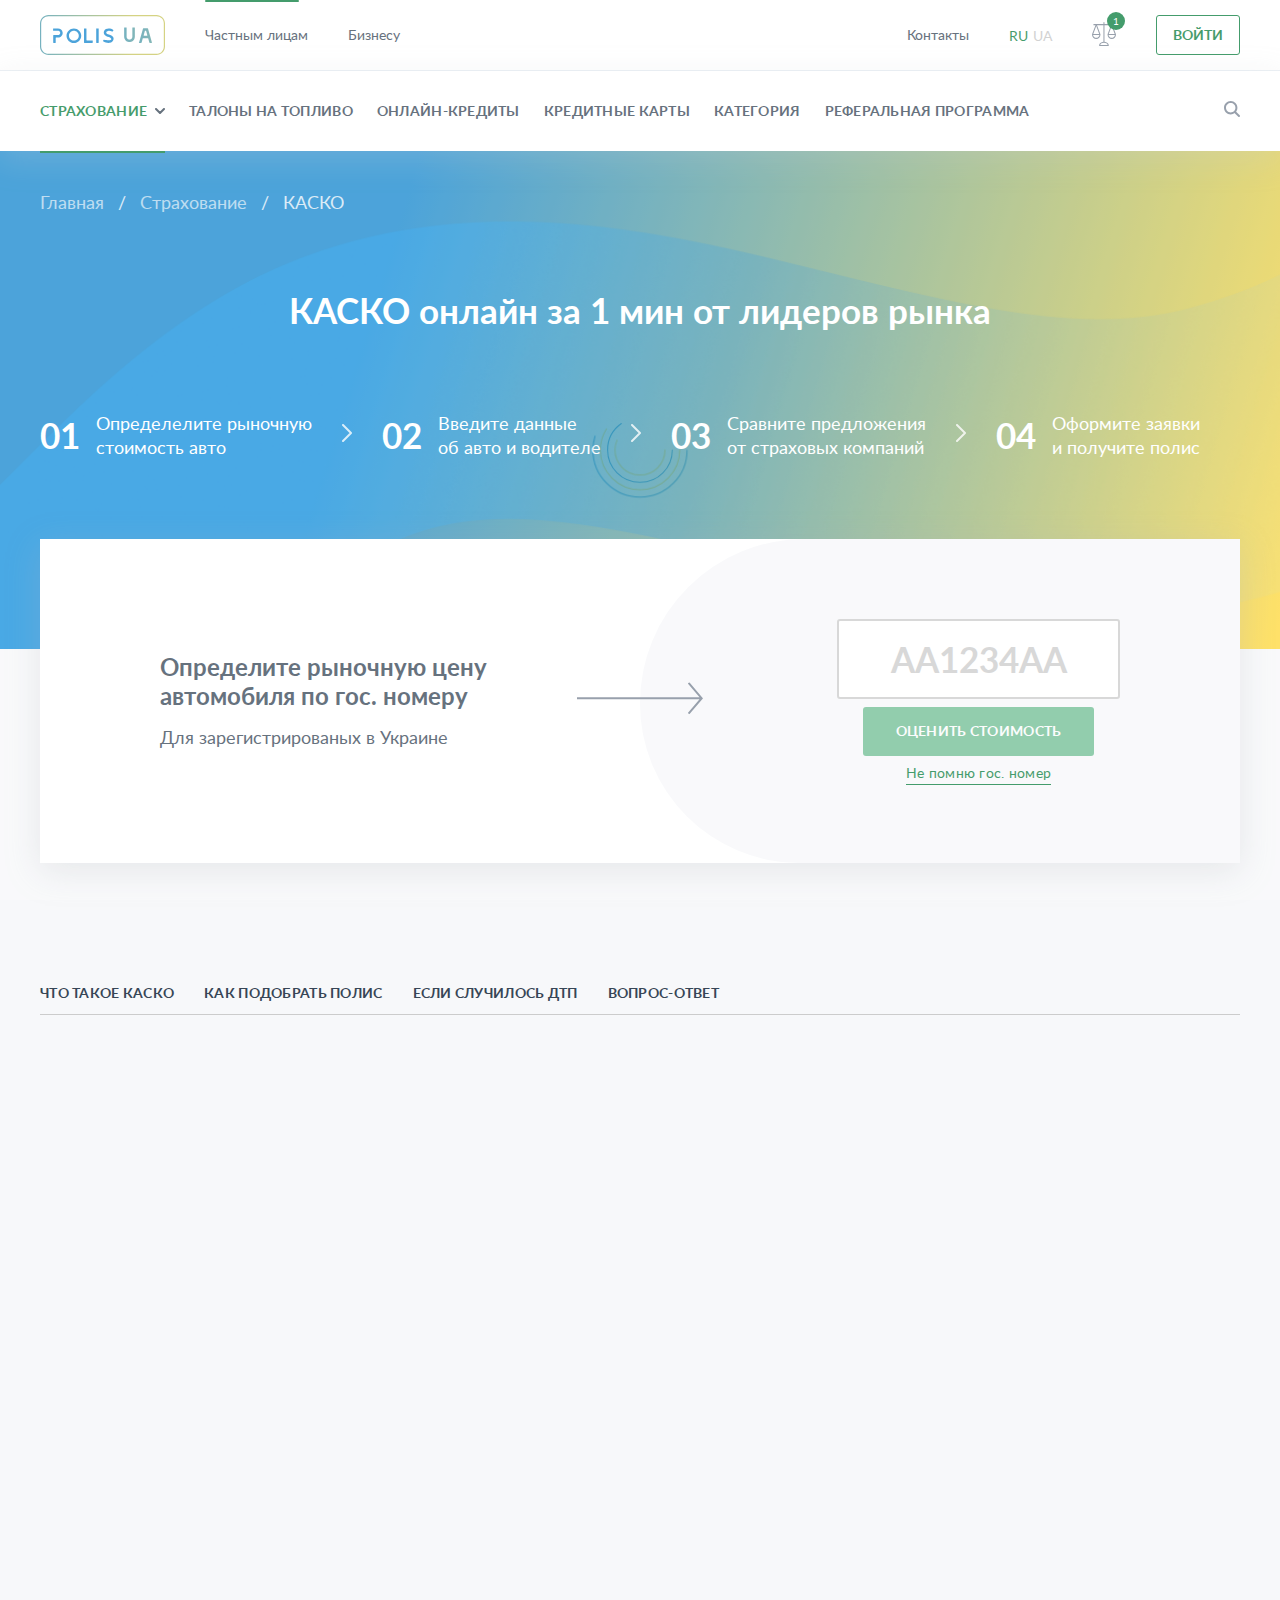
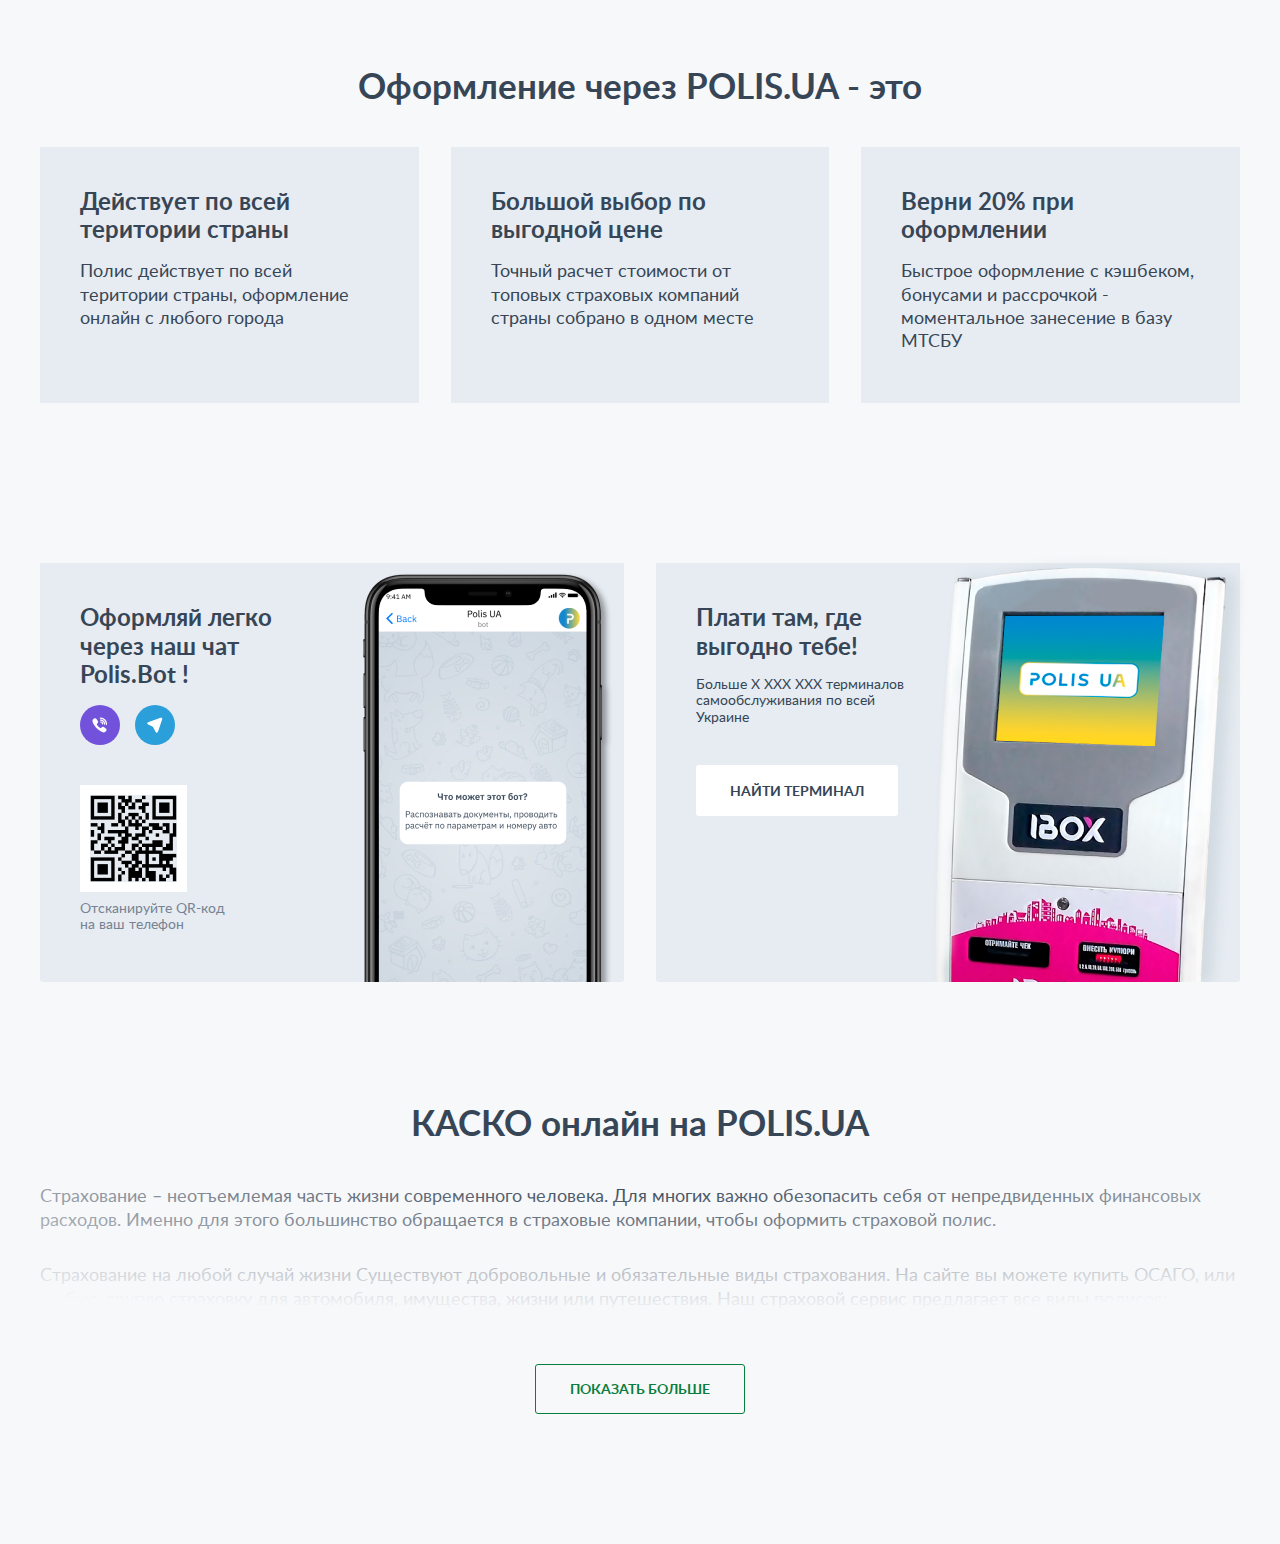
<file: kasco.html>
<!DOCTYPE html>
<html lang="ru">
<head>
	<meta charset="utf-8">
	<title>КАСКО</title>
    
    <meta name="viewport" content="width=device-width, initial-scale=1.0" />
    <meta name="viewport" content="width=device-width, initial-scale=1.0, maximum-scale=1.0, user-scalable=no"> 

    <link rel="stylesheet" type="text/css" href="css/bootstrap.min.css">
    <link rel="stylesheet" type="text/css" href="css/bootstrap-select.min.css">
    <link rel="stylesheet" type="text/css" href="css/ion.rangeSlider.css" />
    <link rel="stylesheet" type="text/css" href="css/swiper.min.css">
    <link rel="stylesheet" type="text/css" href="css/fonts.css" />
    <link rel="stylesheet" type="text/css" href="css/form.css" /> 
    <link rel="stylesheet" type="text/css" href="css/style.css" /> 
    
    <link rel="icon" href="img/favicon.png" type="image/x-icon">
	<link rel="shortcut icon" href="img/favicon.png" type="image/x-icon">
    
    <script src="js/jquery.js"></script>
    <script src="js/bootstrap.min.js"></script>
    
    
    <script src="js/swiper.min.js"></script>
    <script src="js/bootstrap-select.min.js"></script> 
  
</head>
	<body class="js-loading">
       <div id="loader">
            <div class="spinner">
				<svg class="loader" viewBox="0 0 340 340">
                     <circle cx="170" cy="170" r="160" stroke="#1487CF"/>
                     <circle cx="170" cy="170" r="135" stroke="#FFD83A"/>
                     <circle cx="170" cy="170" r="110" stroke="#1487CF"/>
                     <circle cx="170" cy="170" r="85" stroke="#FFD83A"/>
                </svg>
            </div>
        </div><!--/Loader-->
        
        <div id="main">
            <div id="wrapper">
                <header>
                	<div class="header_top">
                    	<div class="container">
                        	<div class="row flex_j-space-between">
                            	<div class="flex">
                                	<a href="#" class="logo">
										<svg width="125" height="40" viewBox="0 0 125 40" fill="none" xmlns="http://www.w3.org/2000/svg" class="l1">
											<path d="M92.8565 0H116.512C118.762 0.00307941 120.92 0.887761 122.511 2.46008C124.102 4.03239 124.997 6.16403 125 8.38761V31.6124C124.997 33.836 124.102 35.9676 122.511 37.5399C120.92 39.1122 118.762 39.9969 116.512 40H8.48764C6.23753 39.9969 4.08048 39.1122 2.48941 37.5399C0.898347 35.9676 0.00311613 33.836 0 31.6124L0 8.38761C0.00311613 6.16403 0.898347 4.03239 2.48941 2.46008C4.08048 0.887761 6.23753 0.00307941 8.48764 0H93.1435V1.17661H8.48764C6.55339 1.17995 4.69933 1.94075 3.33161 3.29235C1.96389 4.64395 1.19402 6.47616 1.19064 8.38761V31.6124C1.19402 33.5238 1.96389 35.356 3.33161 36.7076C4.69933 38.0593 6.55339 38.82 8.48764 38.8234H116.512C118.447 38.82 120.301 38.0593 121.668 36.7076C123.036 35.356 123.806 33.5238 123.809 31.6124V8.38761C123.806 6.47616 123.036 4.64395 121.668 3.29235C120.301 1.94075 118.447 1.17995 116.512 1.17661H92.8565V0Z" fill="url(#paint0_linear)"/>
											<defs>
												<linearGradient id="paint0_linear" x1="0" y1="20" x2="125" y2="20" gradientUnits="userSpaceOnUse">
													<stop stop-color="#FFD83A">
														<animate attributeName="stop-color" values="#FFD83A; #1487CF; #FFD83A;" dur="2s" repeatCount="indefinite" />
													</stop>
													<stop offset="0.74" stop-color="#1487CF">
														<animate attributeName="stop-color" values="#1487CF; #FFD83A; #1487CF;" dur="2s" repeatCount="indefinite" />
													</stop>
													<stop offset="1" stop-color="#1487CF">
														<animate attributeName="stop-color" values="#1487CF;#FFD83A;#1487CF;" dur="2s" repeatCount="indefinite" />
													</stop>
												</linearGradient>
											</defs>
										</svg>

										<svg width="10" height="15" viewBox="0 0 10 15" fill="none" xmlns="http://www.w3.org/2000/svg" class="l2">
                                            <path d="M2.28559 14.9519H0.630663C0.573881 14.952 0.51768 14.9406 0.465517 14.9184C0.413354 14.8963 0.366333 14.8638 0.327348 14.823C0.288363 14.7822 0.258238 14.7339 0.238827 14.6812C0.219416 14.6285 0.21113 14.5724 0.214478 14.5164V7.45766C0.214478 7.34858 0.258326 7.24397 0.336376 7.16684C0.414426 7.08971 0.520284 7.04638 0.630663 7.04638H4.97607C5.5112 7.05738 6.03189 6.87441 6.43985 6.53201C6.84782 6.18961 7.11483 5.71147 7.1905 5.18785C7.22984 4.89337 7.20498 4.59397 7.11759 4.30976C7.03019 4.02556 6.88229 3.76311 6.6838 3.54005C6.48531 3.31698 6.24084 3.13845 5.96678 3.01645C5.69272 2.89445 5.39543 2.83179 5.09484 2.83268H0.510912C0.400533 2.83268 0.294674 2.78935 0.216624 2.71222C0.138574 2.63509 0.0947266 2.53048 0.0947266 2.4214V0.85873C0.0947266 0.749651 0.138574 0.64504 0.216624 0.56791C0.294674 0.49078 0.400533 0.447449 0.510912 0.447449H4.89166C6.05241 0.437333 7.17692 0.846578 8.05377 1.59824C8.93063 2.34991 9.49944 3.39222 9.65326 4.52922C9.71644 5.16011 9.64523 5.79708 9.44421 6.39912C9.2432 7.00116 8.91684 7.55493 8.48614 8.02478C8.05544 8.49463 7.52994 8.87015 6.94349 9.12715C6.35704 9.38415 5.72263 9.51694 5.0811 9.51697H3.11796C3.00758 9.51697 2.90172 9.5603 2.82367 9.63743C2.74562 9.71457 2.70178 9.81918 2.70178 9.92826V14.5164C2.70513 14.5724 2.69684 14.6285 2.67743 14.6812C2.65802 14.7339 2.62789 14.7822 2.58891 14.823C2.54992 14.8638 2.5029 14.8963 2.45074 14.9184C2.39857 14.9406 2.34237 14.952 2.28559 14.9519Z" fill="#1487CF" />
                                        </svg>
                                        <svg width="16" height="15" viewBox="0 0 16 15" fill="none" xmlns="http://www.w3.org/2000/svg" class="l3">
                                            <path fill-rule="evenodd" clip-rule="evenodd" d="M7.88326 12.5323C10.5938 12.5323 12.7911 10.3608 12.7911 7.68225C12.7911 5.00366 10.5938 2.83223 7.88326 2.83223C5.17273 2.83223 2.97541 5.00366 2.97541 7.68225C2.97541 10.3608 5.17273 12.5323 7.88326 12.5323ZM7.88326 14.9573C11.9491 14.9573 15.245 11.7001 15.245 7.68225C15.245 3.66436 11.9491 0.407227 7.88326 0.407227C3.81746 0.407227 0.521484 3.66436 0.521484 7.68225C0.521484 11.7001 3.81746 14.9573 7.88326 14.9573Z" fill="#1487CF" />
                                        </svg>
                                        <svg width="9" height="15" viewBox="0 0 9 15" fill="none" xmlns="http://www.w3.org/2000/svg" class="l4">
                                            <path d="M8.37955 14.9504H0.379748C0.275493 14.936 0.180667 14.883 0.114368 14.8022C0.0480691 14.7213 0.0152265 14.6187 0.0224581 14.5149V0.847562C0.0120695 0.74186 0.0434576 0.636283 0.110054 0.552933C0.176651 0.469583 0.273292 0.414922 0.379748 0.400391H2.03468C2.14506 0.400391 2.25091 0.443722 2.32896 0.520852C2.40701 0.597982 2.45086 0.702593 2.45086 0.811672V12.0346C2.45086 12.1437 2.49471 12.2483 2.57276 12.3254C2.65081 12.4026 2.75667 12.4459 2.86705 12.4459H8.31967C8.43005 12.4459 8.53591 12.4892 8.61396 12.5663C8.69201 12.6435 8.73585 12.7481 8.73585 12.8572V14.5159C8.74309 14.6197 8.71024 14.7223 8.64394 14.8031C8.57765 14.8839 8.48282 14.9369 8.37856 14.9514L8.37955 14.9504Z" fill="#1487CF" />
                                        </svg>
                                        <svg width="3" height="15" viewBox="0 0 3 15" fill="none" xmlns="http://www.w3.org/2000/svg" class="l5">
                                            <path d="M2.3459 0.446289H0.544721C0.354984 0.446289 0.201172 0.598289 0.201172 0.78579V14.6122C0.201172 14.7997 0.354984 14.9517 0.544721 14.9517H2.3459C2.53564 14.9517 2.68945 14.7997 2.68945 14.6122V0.78579C2.68945 0.598289 2.53564 0.446289 2.3459 0.446289Z" fill="#1487CF" />
                                        </svg>
                                        <svg width="12" height="15" viewBox="0 0 12 15" fill="none" xmlns="http://www.w3.org/2000/svg" class="l6">
                                            <path d="M10.5574 3.48144C10.4955 3.56297 10.4053 3.61893 10.3041 3.63846C10.2029 3.658 10.098 3.63972 10.0097 3.58717C8.81794 2.91009 7.42186 2.67259 6.06964 2.91689C4.87899 3.17589 3.62945 4.16432 4.59728 5.37585C5.20487 6.14021 6.76361 6.35264 7.63328 6.71737C8.9076 7.08464 10.0562 7.789 10.9549 8.75437C12.6815 11.1076 10.8244 14.1864 8.16922 14.7538C5.73415 15.1397 3.2402 14.6367 1.15295 13.3386C1.10802 13.3073 1.06981 13.2675 1.04053 13.2215C1.01124 13.1756 0.991464 13.1243 0.982338 13.0707C0.973211 13.0172 0.974915 12.9623 0.987352 12.9094C0.999788 12.8565 1.02271 12.8065 1.0548 12.7624L1.69772 11.8681C1.74378 11.8008 1.80951 11.7489 1.88614 11.7194C1.96278 11.69 2.04668 11.6843 2.12667 11.7032C3.61473 12.033 10.4602 13.3968 9.07913 10.5266C8.60307 9.25586 5.50818 8.75049 4.41275 8.23251C2.43685 7.32653 1.10289 5.24393 2.11489 3.11478C3.69816 -0.225914 8.56675 0.204768 11.2572 1.93816C11.3039 1.96949 11.3435 2.00986 11.3739 2.05681C11.4043 2.10376 11.4246 2.15631 11.4338 2.21128C11.443 2.26625 11.4408 2.32249 11.4273 2.37659C11.4138 2.43069 11.3894 2.48151 11.3554 2.52598L10.5574 3.48144Z" fill="#1487CF" />
                                        </svg>
                                        <svg width="11" height="16" viewBox="0 0 11 16" fill="none" xmlns="http://www.w3.org/2000/svg" class="l7">
                                            <path d="M10.4387 0.400391H8.77008C8.6597 0.400391 8.55384 0.443722 8.47579 0.520852C8.39774 0.597982 8.3539 0.702593 8.3539 0.811672V9.80942C8.35251 10.2309 8.25607 10.6467 8.07158 11.0267C7.8871 11.4067 7.61922 11.7412 7.28743 12.006C6.95564 12.2708 6.56828 12.4592 6.15355 12.5574C5.73882 12.6557 5.30714 12.6613 4.88993 12.5739C4.23933 12.4308 3.65832 12.071 3.24439 11.5547C2.83046 11.0385 2.60881 10.3972 2.61662 9.73861V0.847562C2.61662 0.738484 2.57277 0.633873 2.49472 0.556743C2.41667 0.479612 2.31081 0.43628 2.20043 0.43628H0.570046C0.459667 0.43628 0.353802 0.479612 0.275752 0.556743C0.197702 0.633873 0.153857 0.738484 0.153857 0.847562V9.62318C0.135376 10.9285 0.595024 12.1965 1.44807 13.1933C2.30111 14.1902 3.49005 14.8487 4.79571 15.0474C5.55015 15.1443 6.31681 15.0812 7.04467 14.8624C7.77253 14.6437 8.44489 14.2742 9.01701 13.7787C9.58914 13.2831 10.0479 12.6729 10.3628 11.9885C10.6777 11.3041 10.8414 10.5612 10.8432 9.80942V0.847562C10.8481 0.79158 10.8415 0.735182 10.8235 0.68185C10.8056 0.628519 10.7768 0.579387 10.7389 0.537484C10.701 0.495581 10.6548 0.461797 10.6032 0.438218C10.5516 0.41464 10.4956 0.401765 10.4387 0.400391Z" fill="url(#paint0_linear)" />
                                            <defs>
                                                <linearGradient id="paint0_linear" x1="-0.391943" y1="7.76065" x2="22.8405" y2="7.76065" gradientUnits="userSpaceOnUse">
                                                    <stop stop-color="#1487CF" />
                                                    <stop offset="1" stop-color="#FFD83A" />
                                                </linearGradient>
                                            </defs>
                                        </svg>
                                        <svg width="14" height="15" viewBox="0 0 14 15" fill="none" xmlns="http://www.w3.org/2000/svg" class="l8">
                                            <path d="M13.9493 14.4222L9.98574 0.611313C9.95995 0.527949 9.90803 0.454839 9.83746 0.402535C9.76689 0.350231 9.68132 0.321438 9.59311 0.320312H5.42635C5.33815 0.321438 5.25258 0.350231 5.18201 0.402535C5.11144 0.454839 5.05951 0.527949 5.03372 0.611313L0.911133 14.9518H3.16874C3.25695 14.9507 3.34251 14.9219 3.41308 14.8696C3.48365 14.8173 3.53558 14.7442 3.56137 14.6608L4.75201 10.5199C4.7778 10.4365 4.82973 10.3634 4.9003 10.3111C4.97087 10.2588 5.05643 10.23 5.14464 10.2289H9.83458C9.92279 10.23 10.0083 10.2588 10.0789 10.3111C10.1495 10.3634 10.2014 10.4365 10.2272 10.5199L11.4179 14.6608C11.4436 14.7442 11.4956 14.8173 11.5661 14.8696C11.6367 14.9219 11.7223 14.9507 11.8105 14.9518H13.5243C13.5907 14.9546 13.6567 14.9417 13.717 14.9141C13.7773 14.8865 13.83 14.845 13.8707 14.7932C13.9115 14.7413 13.9391 14.6806 13.9512 14.6161C13.9633 14.5515 13.9597 14.4851 13.9405 14.4222H13.9493ZM8.90209 7.7515H6.09284C6.02877 7.75188 5.96548 7.73763 5.9079 7.70987C5.85031 7.68211 5.79999 7.64159 5.76086 7.59146C5.72172 7.54133 5.69482 7.48295 5.68226 7.42087C5.6697 7.35878 5.67181 7.29467 5.68843 7.23352L6.87907 3.0693C6.90051 2.97916 6.9521 2.89881 7.02549 2.84124C7.09889 2.78368 7.18978 2.75227 7.28348 2.75211H7.73598C7.8262 2.75074 7.91443 2.77838 7.98737 2.83086C8.06031 2.88335 8.11402 2.95784 8.14039 3.04311L9.33104 7.20733C9.35308 7.27194 9.35853 7.34095 9.34688 7.40815C9.33524 7.47535 9.30687 7.53864 9.26433 7.59232C9.22179 7.646 9.16641 7.68838 9.10318 7.71566C9.03995 7.74294 8.97085 7.75426 8.90209 7.74859V7.7515Z" fill="url(#paint0_linear)" />
                                            <defs>
                                                <linearGradient id="paint0_linear" x1="-12.3969" y1="7.62163" x2="10.84" y2="7.62163" gradientUnits="userSpaceOnUse">
                                                    <stop stop-color="#1487CF" />
                                                    <stop offset="1" stop-color="#FFD83A" />
                                                </linearGradient>
                                            </defs>
                                        </svg>
                                    </a><!-- /logo -->
                                    
                                    <nav>
                                    	<ul class="hover_line">
                                        	<li class="active"><a href="#">Частным лицам</a></li>
                                            <li><a href="#">Бизнесу</a></li>
                                        </ul>
                                    </nav>
                                </div>
                                
                                <div class="flex">
                                	<a href="#" class="contacts">Контакты</a>
                                
                                    <div class="language-block">
                                        <form id="form-language">
                                            <button class="language-select active" type="button" name="RU">RU</button>
                                            <button class="language-select" type="button" name="UA">UA</button>
                                        </form>
                                    </div>
                                
                                    <div id="header_compare">
                                        <div class="compare_show">
                                            <div class="ico">
                                                <svg width="24" height="24" viewBox="0 0 24 24" fill="none" xmlns="http://www.w3.org/2000/svg">
<path d="M23.9592 12.2101L23.9388 12.2208L20.4956 3.17235H22.0667C22.3484 3.17235 22.5768 2.93119 22.5768 2.63375C22.5768 2.33631 22.3484 2.09515 22.0667 2.09515H12.4667V0.5386C12.4667 0.241158 12.2383 0 11.9566 0C11.6749 0 11.4465 0.241158 11.4465 0.5386V2.08977H1.85165C1.56995 2.08977 1.34155 2.33092 1.34155 2.62837C1.34155 2.92581 1.56995 3.16697 1.85165 3.16697H3.48905L0.0408077 12.2101C0.0153029 12.2731 0.00146653 12.3408 0 12.4093C0 14.8827 1.89896 16.8878 4.24145 16.8878C6.58393 16.8878 8.48289 14.8827 8.48289 12.4093C8.48142 12.3408 8.46759 12.2731 8.44208 12.2101L4.99894 3.16158H11.4465V19.8151C9.01339 20.009 7.11073 21.5709 7.11073 23.4614C7.11073 23.7588 7.33913 24 7.62083 24H16.2925C16.5742 24 16.8026 23.7588 16.8026 23.4614C16.8026 21.5709 14.8999 20.009 12.4667 19.8151V3.16158H18.9807L15.5579 12.2101C15.5324 12.2731 15.5186 12.3408 15.5171 12.4093C15.5171 14.8827 17.4161 16.8878 19.7586 16.8878C22.101 16.8878 24 14.8827 24 12.4093C23.9985 12.3408 23.9847 12.2731 23.9592 12.2101ZM4.2389 15.8187C2.659 15.8164 1.3135 14.6055 1.061 12.9587H7.39639C7.14517 14.5975 5.81107 15.8059 4.2389 15.8187ZM7.21275 11.8815H1.27524L4.2491 4.06643L7.21275 11.8815ZM15.6905 22.9228H8.21764C8.59511 21.7648 10.1509 20.8707 11.9515 20.8707C13.7522 20.8707 15.3131 21.7648 15.6905 22.9228ZM19.7356 4.07181L22.6993 11.8815H16.7617L19.7356 4.07181ZM19.7356 15.8187V15.8241C18.1618 15.8108 16.8271 14.5996 16.5781 12.9587H22.9135C22.661 14.6055 21.3155 15.8164 19.7356 15.8187Z" fill="#788392"/>
</svg>
                                            </div>
                                            <div class="value">1</div>
                                        </div>
                                        <div class="compare-block">
                                            <div class="head">
                                                <div class="ico">
                                                    <svg width="24" height="24" viewBox="0 0 24 24" fill="none" xmlns="http://www.w3.org/2000/svg">
<path d="M23.9592 12.2101L23.9388 12.2208L20.4956 3.17235H22.0667C22.3484 3.17235 22.5768 2.93119 22.5768 2.63375C22.5768 2.33631 22.3484 2.09515 22.0667 2.09515H12.4667V0.5386C12.4667 0.241158 12.2383 0 11.9566 0C11.6749 0 11.4465 0.241158 11.4465 0.5386V2.08977H1.85165C1.56995 2.08977 1.34155 2.33092 1.34155 2.62837C1.34155 2.92581 1.56995 3.16697 1.85165 3.16697H3.48905L0.0408077 12.2101C0.0153029 12.2731 0.00146653 12.3408 0 12.4093C0 14.8827 1.89896 16.8878 4.24145 16.8878C6.58393 16.8878 8.48289 14.8827 8.48289 12.4093C8.48142 12.3408 8.46759 12.2731 8.44208 12.2101L4.99894 3.16158H11.4465V19.8151C9.01339 20.009 7.11073 21.5709 7.11073 23.4614C7.11073 23.7588 7.33913 24 7.62083 24H16.2925C16.5742 24 16.8026 23.7588 16.8026 23.4614C16.8026 21.5709 14.8999 20.009 12.4667 19.8151V3.16158H18.9807L15.5579 12.2101C15.5324 12.2731 15.5186 12.3408 15.5171 12.4093C15.5171 14.8827 17.4161 16.8878 19.7586 16.8878C22.101 16.8878 24 14.8827 24 12.4093C23.9985 12.3408 23.9847 12.2731 23.9592 12.2101ZM4.2389 15.8187C2.659 15.8164 1.3135 14.6055 1.061 12.9587H7.39639C7.14517 14.5975 5.81107 15.8059 4.2389 15.8187ZM7.21275 11.8815H1.27524L4.2491 4.06643L7.21275 11.8815ZM15.6905 22.9228H8.21764C8.59511 21.7648 10.1509 20.8707 11.9515 20.8707C13.7522 20.8707 15.3131 21.7648 15.6905 22.9228ZM19.7356 4.07181L22.6993 11.8815H16.7617L19.7356 4.07181ZM19.7356 15.8187V15.8241C18.1618 15.8108 16.8271 14.5996 16.5781 12.9587H22.9135C22.661 14.6055 21.3155 15.8164 19.7356 15.8187Z" fill="#788392"/></svg>
                                                </div>
                                                <div class="tit">Лист сравнения</div>
                                            </div>
                                            <a href="#" class="list flex">
                                                <p>КАСКО (3)</p>
                                                <span class="remove"><svg width="18" height="18" viewBox="0 0 18 18" fill="none" xmlns="http://www.w3.org/2000/svg"><path d="M1.00122 1L16.9995 17" stroke="#CCCCCC" stroke-width="2" stroke-linecap="round" stroke-linejoin="round"/><path d="M16.9983 1L0.999999 17" stroke="#CCCCCC" stroke-width="2" stroke-linecap="round" stroke-linejoin="round"/></svg></span>
                                            </a>
                                            <div class="btn-block">
                                                <a href="#" class="btn"><span>перейти к сравнению</span><svg width="6" height="10" viewBox="0 0 6 10" fill="none" xmlns="http://www.w3.org/2000/svg"><path d="M1 1L5 5L1 9" stroke="#0A7E3E" stroke-width="2" stroke-linecap="round" stroke-linejoin="round"/><path d="M1 1L5 5L1 9" stroke="#189851" stroke-width="2" stroke-linecap="round" stroke-linejoin="round"/></svg></a>
                                            </div>
                                            <div class="empty">Ничего не добавлено</div>                                    
                                        </div>
                                    </div>
                                
                                    
                                    <div class="login">
                                        <a href="#" class="btn">
                                            <span>Войти</span>
                                        </a>
                                    </div>
                                    
                                    <div id="mob_menu"><svg width="16" height="12" viewBox="0 0 16 12" fill="none" xmlns="http://www.w3.org/2000/svg"><path d="M1 1H15M1 6H10M1 11H5" stroke="#374656" stroke-width="2" stroke-linecap="round" stroke-linejoin="round"/></svg></div>
                                    
                                 </div>
                            </div>
                        </div><!--container-->
                    </div>
                    
                    <div class="header_bottom">
                    	<div class="container">
                        	<div class="row flex_j-space-between"> 
                                <div id="navigation">
                                    <div class="main_menu">
                                        <ul class="navigation-menu">
                                            <li class="has-submenu active">
                                                <a href="#">Страхование <svg width="10" height="6" viewBox="0 0 10 6" fill="none" xmlns="http://www.w3.org/2000/svg">
    <path d="M9 1L5 5L1 1" stroke="#374656" stroke-width="2" stroke-linecap="round" stroke-linejoin="round"/></svg></a>
                                                <div class="submenu">
                                                    <div class="container">
                                                        <div class="row flex_j-space-between">
                                                            <ul>
                                                                <li><a href="#">Осаго</a></li>
                                                                <li><a href="#">Туристическое страхование</a></li>
                                                                <li><a href="#">Каско</a></li>
                                                                <li><a href="#">Зеленая карта</a></li>
                                                            </ul>
                                                            <div class="row">
                                                                <div class="item">
                                                                	<div class="img"><img src="img/1.jpg" alt=""/></div>
                                                                    <div class="flex flex_j-space-between">
                                                                    	<div class="tit">осаго</div>
                                                                		<div class="value">от 600 грн</div>
                                                                    </div>
                                                                </div>
                                                                <div class="item">
                                                                	<div class="img"><img src="img/2.jpg" alt=""/></div>
                                                                    <div class="flex flex_j-space-between">
                                                                    	<div class="tit">Європа, Турція,<br/> Єгипет</div>
                                                                		<div class="value">от 50 грн</div>
                                                                    </div>
                                                                </div>
                                                            </div>
                                                        </div>
                                                    </div>
                                                </div>
                                            </li>
                                            <li>
                                                <a href="#">Талоны на топливо</a>
                                            </li>
                                            <li>
                                                <a href="#">Онлайн-кредиты</a>
                                            </li>
                                            <li>
                                                <a href="#">Кредитные карты</a>
                                            </li>
                                            <li>
                                                <a href="#">Категория</a>
                                            </li>
                                            <li>
                                                <a href="#">Реферальная программа</a>
                                            </li>
                                            <li class="has-submenu menu-more">
                                                <a href="#">еще <svg width="10" height="6" viewBox="0 0 10 6" fill="none" xmlns="http://www.w3.org/2000/svg">
    <path d="M9 1L5 5L1 1" stroke="#374656" stroke-width="2" stroke-linecap="round" stroke-linejoin="round"/></svg></a>
                                                <div class="submenu">
                                                    <div class="container">
                                                        <ul>
                                                            <li><a href="#">Кредитные карты</a></li>
                                                            <li><a href="#">Категория</a></li>
                                                            <li><a href="#">Реферальная программа</a></li>
                                                        </ul>
                                                    </div>
                                                </div>
                                            </li>
                                        </ul>
                                    </div>
                                </div><!-- End navigation menu -->
                                
                                <div id="search" class="form-group search">
                                    <div class="input-group">
                                        <input type="search" name="search" placeholder="Поиск" value="" class="form-control">
                                        <button type="button"><svg width="16" height="16" viewBox="0 0 16 16" fill="none" xmlns="http://www.w3.org/2000/svg">
    <path fill-rule="evenodd" clip-rule="evenodd" d="M11.4088 6.70438C11.4088 9.30253 9.30253 11.4088 6.70438 11.4088C4.10622 11.4088 2 9.30253 2 6.70438C2 4.10622 4.10622 2 6.70438 2C9.30253 2 11.4088 4.10622 11.4088 6.70438ZM10.6875 12.0978C9.5738 12.9217 8.19597 13.4088 6.70438 13.4088C3.00165 13.4088 0 10.4071 0 6.70438C0 3.00165 3.00165 0 6.70438 0C10.4071 0 13.4088 3.00165 13.4088 6.70438C13.4088 8.19597 12.9217 9.5738 12.0978 10.6875C12.1164 10.7035 12.1345 10.7203 12.1522 10.7379L15.7077 14.2935C16.0982 14.684 16.0982 15.3172 15.7077 15.7077C15.3172 16.0982 14.684 16.0982 14.2935 15.7077L10.7379 12.1522C10.7203 12.1345 10.7035 12.1164 10.6875 12.0978Z" fill="#788392"/></svg></button>
                                    </div>
                                    <div class="show-search"><svg width="16" height="16" viewBox="0 0 16 16" fill="none" xmlns="http://www.w3.org/2000/svg">
    <path fill-rule="evenodd" clip-rule="evenodd" d="M11.4088 6.70438C11.4088 9.30253 9.30253 11.4088 6.70438 11.4088C4.10622 11.4088 2 9.30253 2 6.70438C2 4.10622 4.10622 2 6.70438 2C9.30253 2 11.4088 4.10622 11.4088 6.70438ZM10.6875 12.0978C9.5738 12.9217 8.19597 13.4088 6.70438 13.4088C3.00165 13.4088 0 10.4071 0 6.70438C0 3.00165 3.00165 0 6.70438 0C10.4071 0 13.4088 3.00165 13.4088 6.70438C13.4088 8.19597 12.9217 9.5738 12.0978 10.6875C12.1164 10.7035 12.1345 10.7203 12.1522 10.7379L15.7077 14.2935C16.0982 14.684 16.0982 15.3172 15.7077 15.7077C15.3172 16.0982 14.684 16.0982 14.2935 15.7077L10.7379 12.1522C10.7203 12.1345 10.7035 12.1164 10.6875 12.0978Z" fill="#788392"/></svg></div>
                                </div>
                            </div>
                        </div><!--container-->
                    </div>
                </header>
                
                <section id="bread_crumbs">
                    <div class="container">
                    	<ul class="flex">
                        	<li><a href="#">Главная</a></li>    
                            <li>/</li>    
                            <li><a href="#">Страхование</a></li>    
                            <li>/</li>
                            <li>КАСКО</li>
                        </ul>
                    </div>
                </section>
                
                <section id="banner">
                	<div class="bg-svg"></div>
					<div class="container">
                    	<div class="txt">
                        	<h1>КАСКО онлайн за 1 мин от лидеров рынка</h1>
                            <div class="step-block">
                            	<div class="item">
                                	<div class="number">01</div>
                                    <div class="value"><p>Определелите рыночную<br/> стоимость авто</p></div>
                                </div>
                                <div class="arrow"><svg width="10" height="18" viewBox="0 0 10 18" fill="none" xmlns="http://www.w3.org/2000/svg"><path opacity="0.8" d="M1 1L9 9L1 17" stroke="white" stroke-width="2" stroke-linecap="round" stroke-linejoin="round"/></svg></div>
                                <div class="item">
                                	<div class="number">02</div>
                                    <div class="value"><p>Введите данные <br/>об авто и водителе</p></div>
                                </div>
                                <div class="arrow"><svg width="10" height="18" viewBox="0 0 10 18" fill="none" xmlns="http://www.w3.org/2000/svg"><path opacity="0.8" d="M1 1L9 9L1 17" stroke="white" stroke-width="2" stroke-linecap="round" stroke-linejoin="round"/></svg></div>
                                <div class="item">
                                	<div class="number">03</div>
                                    <div class="value"><p>Сравните предложения<br/> от страховых компаний</p></div>
                                </div>
                                <div class="arrow"><svg width="10" height="18" viewBox="0 0 10 18" fill="none" xmlns="http://www.w3.org/2000/svg"><path opacity="0.8" d="M1 1L9 9L1 17" stroke="white" stroke-width="2" stroke-linecap="round" stroke-linejoin="round"/></svg></div>
                                <div class="item">
                                	<div class="number">04</div>
                                    <div class="value"><p>Оформите заявки <br/>и получите полис</p></div>
                                </div>
                            </div>
                        </div>
                    </div><!-- container -->
                </section>
                
                <section id="kasco">
                	<div class="container">

                    	<!-- -------------------- -->
                        <!-- Start estimate_value -->
                        <!-- -------------------- -->
                        
                        <div class="kasco__default kasco__kasco_default kasco_item show">
                        	<div class="flex">
                            	<div class="txt width-50">
                                    <h2>Определите рыночную цену <br>автомобиля по гос. номеру</h2>
                                    <p>Для зарегистрированых в Украине</p>
                                </div>
                                <div class="arrow"><svg width="126" height="32" viewBox="0 0 126 32" fill="none" xmlns="http://www.w3.org/2000/svg">
<path fill-rule="evenodd" clip-rule="evenodd" d="M122.517 17.0001L0 17.0001V15.0001L122.518 15.0001L110.827 1.29812L112.349 0L125.446 15.3508L126 15.9998L125.446 16.6489L112.349 31.9997L110.827 30.7015L122.517 17.0001Z" fill="#788392"/></svg></div>
								<div class="form width-50">
                                	<form>
                                        <div class="form-group">
                                            <input class="form-control" type="text" placeholder="АА1234АА" id="input1">
                                            <svg width="283" height="80" viewBox="0 0 283 80" fill="none" xmlns="http://www.w3.org/2000/svg" class="input-bg"><rect x="1" y="1" width="281" height="78" rx="3" fill="white" stroke="url(#paint0_linear)" stroke-width="2"/><defs><linearGradient id="paint0_linear" x1="141.5" y1="0" x2="141.5" y2="80" gradientUnits="userSpaceOnUse"><stop stop-color="#1487CF"/><stop offset="0.293" stop-color="#1487CF"/><stop offset="1" stop-color="#FFD83A"/></linearGradient></defs></svg>
                                            <div class="validation">Обязательное поле</div>
                                        </div>
                                        <div class="btn btn-disabled disabled"><div data-id="estimate_value">Оценить стоимость</div></div>
                                        <div class="btn btn-not_found"><div data-id="not_found">Не помню гос. номер</div></div>
                                    </form>
                                    <script>
										$(".kasco__default input").focus(function(){
											 $(this).parent().addClass('input-focus');
										 });
										 $(".kasco__default input").blur(function() {
											 if ($(this).val() == "") {
												 $(this).parent().removeClass('input-focus')
											 }
										 });
									</script>

                                </div>
                            </div>
                        </div><!-- END kasco_default -->
                        
                        
                        <div class="kasco__estimate_value kasco_item kasco_message">
                        	<div class="item-head">
                            	<h2>Расчет стоимости КАСКО </h2>
                            </div>
                             <div class="message flex"><div class="ico flex flex_j-center"><svg width="3" height="13" viewBox="0 0 3 13" fill="none" xmlns="http://www.w3.org/2000/svg">
<path d="M2.76136 0V5.05506C2.76136 5.5971 2.73011 6.13619 2.66761 6.67233C2.60511 7.20258 2.52273 7.74462 2.42045 8.29844H0.630682C0.528409 7.74462 0.446023 7.20258 0.383523 6.67233C0.321023 6.13619 0.289773 5.5971 0.289773 5.05506V0H2.76136ZM0 11.4888C0 11.2767 0.0369319 11.0793 0.110795 10.8967C0.190341 10.714 0.295455 10.555 0.426136 10.4194C0.5625 10.2839 0.721591 10.1779 0.903409 10.1013C1.08523 10.0188 1.28409 9.97757 1.5 9.97757C1.71023 9.97757 1.90625 10.0188 2.08807 10.1013C2.26989 10.1779 2.42898 10.2839 2.56534 10.4194C2.7017 10.555 2.80682 10.714 2.88068 10.8967C2.96023 11.0793 3 11.2767 3 11.4888C3 11.7009 2.96023 11.9012 2.88068 12.0897C2.80682 12.2724 2.7017 12.4315 2.56534 12.567C2.42898 12.7025 2.26989 12.8085 2.08807 12.8851C1.90625 12.9617 1.71023 13 1.5 13C1.28409 13 1.08523 12.9617 0.903409 12.8851C0.721591 12.8085 0.5625 12.7025 0.426136 12.567C0.295455 12.4315 0.190341 12.2724 0.110795 12.0897C0.0369319 11.9012 0 11.7009 0 11.4888Z" fill="#374656"/></svg></div><p>К сожалению, Ваше авто не найдено. Выберете параметры авто и россчитайте рыночную стоимость</p></div>
                            
                            <form class="form_kasco__estimate_value form_kasco">
                                <div class="item-body">
                                    <div class="left-block k-price">
                                        <div class="item i-bg">
                                            <div class="tit">Мин. цена КАСКО</div>
                                            <div class="value">Х ХХХ грн/год</div>
                                            <div class="too-info"><svg width="14" height="10" viewBox="0 0 14 10" fill="none" xmlns="http://www.w3.org/2000/svg">
    <path d="M1 5H13M13 5L8.44512 1M13 5L8.44512 9" stroke="#0A7E3E" stroke-width="2" stroke-linecap="round" stroke-linejoin="round"/><path d="M1 5H13M13 5L8.44512 1M13 5L8.44512 9" stroke="#189851" stroke-width="2" stroke-linecap="round" stroke-linejoin="round"/></svg>кешбэк - 500 грн</div>
                                        </div>
                                        <div class="item">
                                            <div class="tit">Рыночная цена</div>
                                            <div class="value">ХХ тыс грн</div>
                                        </div>
                                    </div>
                                    
                                    <div class="right-block">
                                        <div class="form-inline">
                                            <div class="form-group form-select form-select_search val-gr">
                                                <label>Марка авто</label>
                                                <select class="selectpicker form-val" data-live-search="true" title="Выберете авто" name="s1">
                                                    <option>Ford</option>
                                                    <option>Ford2</option>
                                                    <option>Ford3</option>
                                                    <option>Ford4</option>
                                                    <option>Ford5</option>
                                                </select>
                                                <div class="validation">Обязательное поле</div>
                                                <div class="help-block with-errors"></div>
                                            </div>
                                            
                                            <div class="form-group form-select form-select_search val-gr">
                                                <label>Модель авто</label>
                                                <select class="selectpicker form-val" data-live-search="true" title="Выберете модель" name="s2">
                                                    <option>EDGE</option>
                                                    <option>EDGE2</option>
                                                    <option>EDGE3</option>
                                                </select>
                                                <div class="validation">Обязательное поле</div>
                                            </div>
                                        </div><!--form-inline-->
                                        
                                        <div class="form-inline">
                                            <div class="form-group form-select val-gr">
                                                <label>Год выпуска</label>
                                                <select class="selectpicker form-val" title="Не выбрано" name="s3">
                                                    <option>2019</option>
                                                    <option>2018</option>
                                                    <option>2017</option>
                                                    <option>2016</option>
                                                    <option>2015</option>
                                                    <option>2014</option>
                                                    <option>2013</option>
                                                    <option>2012</option>
                                                    <option>2011</option>
                                                    <option>2010</option>
                                                    <option>2009</option>
                                                    <option>2008</option>
                                                    <option>2007</option>
                                                    <option>2006</option>
                                                </select>
                                                <div class="validation">Обязательное поле</div>
                                            </div>
                                            <div class="form-group form-select">
                                                <label>Вид топлива</label>
                                                <select class="selectpicker" title="Не выбрано">
                                                    <option>ДП</option>
                                                    <option>Газ</option>
                                                    <option>Гибрид</option>
                                                    <option>Електро</option>
                                                </select>
                                            </div>
                                        </div><!--form-inline-->
                                        
                                        <div class="form-inline">
                                            <div class="form-group form-select">
                                                <label>Обьем двигателя</label>
                                                <div class="range-slider">
                                                    <input id="range-volume" type="text" class="js-range-slider" value="" />
                                                </div>
                                            </div>
                                            <div class="form-group form-select">
                                                <label>Трансмисия</label>
                                                <select class="selectpicker">
                                                    <option>Автомат</option>
                                                    <option>Механика</option>
                                                    <option>Типтроник</option>
                                                </select>
                                            </div>
                                        </div><!--form-inline-->
                                        
                                        <div class="form-inline">
                                            <div class="form-group form-select">
                                                <label>Пробег</label>
                                                <div class="range-slider">
                                                    <input id="range-milage" type="text" class="js-range-slider" value="" />
                                                </div>
                                            </div>
                                        </div><!--form-inline-->
                                    </div>
                                </div>
                                <div class="item-footer">
                                    <div class="btn btn-back"><div data-id="kasco_default"><svg width="6" height="10" viewBox="0 0 6 10" fill="none" xmlns="http://www.w3.org/2000/svg"><path d="M5 9L1 5L5 1" stroke="#788392" stroke-width="2" stroke-linecap="round" stroke-linejoin="round"/></svg>вернуться назад</div></div>
                                    <div class="btn-valid btn-disabled"><button class="btn btn-bg btn-next" disabled><div data-id="kasco_calculation">продолжить</div></button></div>
                                </div>
                            </form>
                        </div>
                        
                        <!-- ------------------ -->
                        <!-- END estimate_value -->
                        <!-- ------------------ -->
                        
                        <!-- --------------- -->
                        <!-- Start not_found -->
                        <!-- --------------- -->
                        
                        <div class="kasco__not_found kasco_item ">
                        	<div class="item-head">
                            	<h2>Расчет стоимости КАСКО </h2>
                            </div>
                            
                            <form class="form_kasco__kasco__not_found form_kasco">
                                <div class="item-body">
                                    <div class="left-block k-price">
                                        <div class="item i-bg">
                                            <div class="tit">Мин. цена КАСКО</div>
                                            <div class="value">Х ХХХ грн/год</div>
                                            <div class="too-info"><svg width="14" height="10" viewBox="0 0 14 10" fill="none" xmlns="http://www.w3.org/2000/svg">
    <path d="M1 5H13M13 5L8.44512 1M13 5L8.44512 9" stroke="#0A7E3E" stroke-width="2" stroke-linecap="round" stroke-linejoin="round"/><path d="M1 5H13M13 5L8.44512 1M13 5L8.44512 9" stroke="#189851" stroke-width="2" stroke-linecap="round" stroke-linejoin="round"/></svg>кешбэк - 500 грн</div>
                                        </div>
                                        <div class="item">
                                            <div class="tit">Рыночная цена</div>
                                            <div class="value">ХХ тыс грн</div>
                                        </div>
                                    </div>
                                    
                                    <div class="right-block">
                                        <div class="form-inline">
                                            <div class="form-group form-select form-select_search val-gr">
                                                <label>Марка авто</label>
                                                <select class="selectpicker form-val" data-live-search="true" title="Выберете авто">
                                                    <option>Ford</option>
                                                    <option>Ford2</option>
                                                    <option>Ford3</option>
                                                    <option>Ford4</option>
                                                    <option>Ford5</option>
                                                </select>
                                                <div class="validation">Обязательное поле</div>
                                            </div>
                                            <div class="form-group form-select form-select_search val-gr">
                                                <label>Модель авто</label>
                                                <select class="selectpicker form-val" data-live-search="true" title="Выберете модель">
                                                    <option>EDGE</option>
                                                    <option>EDGE2</option>
                                                    <option>EDGE3</option>
                                                </select>
                                                <div class="validation">Обязательное поле</div>
                                            </div>
                                        </div><!--form-inline-->
                                        
                                        <div class="form-inline">
                                            <div class="form-group form-select val-gr">
                                                <label>Год выпуска</label>
                                                <select class="selectpicker form-val" title="Не выбрано">
                                                    <option>2019</option>
                                                    <option>2018</option>
                                                    <option>2017</option>
                                                    <option>2016</option>
                                                    <option>2015</option>
                                                    <option>2014</option>
                                                    <option>2013</option>
                                                    <option>2012</option>
                                                    <option>2011</option>
                                                    <option>2010</option>
                                                    <option>2009</option>
                                                    <option>2008</option>
                                                    <option>2007</option>
                                                    <option>2006</option>
                                                </select>
                                                <div class="validation">Обязательное поле</div>
                                            </div>
                                            <div class="form-group form-select">
                                                <label>Вид топлива</label>
                                                <select class="selectpicker" title="Не выбрано">
                                                    <option>ДП</option>
                                                    <option>Газ</option>
                                                    <option>Гибрид</option>
                                                    <option>Електро</option>
                                                </select>
                                            </div>
                                        </div><!--form-inline-->
                                        
                                        <div class="form-inline">
                                            <div class="form-group form-select">
                                                <label>Обьем двигателя</label>
                                                <div class="range-slider">
                                                    <input id="range-volume2" type="text" class="js-range-slider" value="" />
                                                </div>
                                            </div>
                                            <div class="form-group form-select">
                                                <label>Трансмисия</label>
                                                <select class="selectpicker">
                                                    <option>Автомат</option>
                                                    <option>Механика</option>
                                                    <option>Типтроник</option>
                                                </select>
                                            </div>
                                        </div><!--form-inline-->
                                        
                                        <div class="form-inline">
                                            <div class="form-group form-select">
                                                <label>Пробег</label>
                                                <div class="range-slider">
                                                    <input id="range-milage2" type="text" class="js-range-slider" value="" />
                                                </div>
                                            </div>
                                        </div><!--form-inline-->
                                        
                                    </div>
                                </div>
                                <div class="item-footer">
                                    <div class="btn btn-back"><div data-id="kasco_default"><svg width="6" height="10" viewBox="0 0 6 10" fill="none" xmlns="http://www.w3.org/2000/svg"><path d="M5 9L1 5L5 1" stroke="#788392" stroke-width="2" stroke-linecap="round" stroke-linejoin="round"/></svg>вернуться назад</div></div>
                                    <div class="btn-valid btn-disabled"><button class="btn btn-bg btn-next" disabled><div data-id="kasco_calculation">продолжить</div></button></div>
                                </div>
                            </form>
                        </div>
                        
                        <!-- ------------- -->
                        <!-- END not_found -->
                        <!-- ------------- -->
                        
                        
                        
                        
                        
                        <!-- ----------------------- -->
                        <!-- Start kasco_calculation -->
                        <!-- ----------------------- -->
                        
                        <div class="kasco__kasco_calculation kasco_item">
                        	<div class="item-head">
                            	<h2>Расчет стоимости КАСКО </h2>
                            </div>
                            <form class="form_kasco__kasco_calculation form_kasco">
                                <div class="item-body">
                                    <div class="left-block k-price">
                                        <div class="item i-bg">
                                            <div class="tit">Мин. цена КАСКО</div>
                                            <div class="value">Х ХХХ грн/год</div>
                                            <div class="too-info"><svg width="14" height="10" viewBox="0 0 14 10" fill="none" xmlns="http://www.w3.org/2000/svg">
    <path d="M1 5H13M13 5L8.44512 1M13 5L8.44512 9" stroke="#0A7E3E" stroke-width="2" stroke-linecap="round" stroke-linejoin="round"/><path d="M1 5H13M13 5L8.44512 1M13 5L8.44512 9" stroke="#189851" stroke-width="2" stroke-linecap="round" stroke-linejoin="round"/></svg>кешбэк - 500 грн</div>
                                        </div>
                                        <div class="item">
                                            <div class="tit">Рыночная цена</div>
                                            <div class="value">ХХ тыс грн</div>
                                        </div>
                                    </div>
                                    
                                    <div class="right-block">
                                        <div class="tab_check">
                                            <div class="form-check">
                                                <input class="form-check-input" type="radio" name="radios" id="radio1" value="option1" checked="">
                                                <label class="form-check-label" for="radio1">
                                                    <span class="check-block"></span> 
                                                    <p class="check-tit">
                                                        <i><svg width="23" height="26" viewBox="0 0 23 26" fill="none" xmlns="http://www.w3.org/2000/svg">
    <path fill-rule="evenodd" clip-rule="evenodd" d="M19 25H4C3.20435 25 2.44129 24.6839 1.87868 24.1213C1.31607 23.5587 1 22.7956 1 22V19C1 17.35 5.701 16 11.5 16C17.299 16 22 17.35 22 19V22C22 22.7956 21.6839 23.5587 21.1213 24.1213C20.5587 24.6839 19.7956 25 19 25ZM11.5 11.5C8.1865 11.5 7 8.8135 7 5.5C7 2.1865 8.1865 1 11.5 1C14.8135 1 16 2.1865 16 5.5C16 8.8135 14.8135 11.5 11.5 11.5Z" stroke="#788392" stroke-width="2" stroke-linecap="round" stroke-linejoin="round"/></svg></i>                                                	<span>1 водитель</span>
                                                    </p>
                                                </label>
                                            </div>
                                            
                                            <div class="form-check">
                                                <input class="form-check-input" type="radio" name="radios" id="radio2" value="option2" checked="">
                                                <label class="form-check-label" for="radio2">
                                                    <span class="check-block"></span> 
                                                    <p class="check-tit">
                                                        <i><svg width="40" height="26" viewBox="0 0 40 26" fill="none" xmlns="http://www.w3.org/2000/svg">
    <path fill-rule="evenodd" clip-rule="evenodd" d="M19 25H4C3.20435 25 2.44129 24.6839 1.87868 24.1213C1.31607 23.5587 1 22.7956 1 22V19C1 17.35 5.701 16 11.5 16C17.299 16 22 17.35 22 19V22C22 22.7956 21.6839 23.5587 21.1213 24.1213C20.5587 24.6839 19.7956 25 19 25ZM11.5 11.5C8.1865 11.5 7 8.8135 7 5.5C7 2.1865 8.1865 1 11.5 1C14.8135 1 16 2.1865 16 5.5C16 8.8135 14.8135 11.5 11.5 11.5Z" stroke="white" stroke-width="2" stroke-linecap="round" stroke-linejoin="round"/>
    <path d="M21.0004 25H36.0004C36.796 25 37.5591 24.6839 38.1217 24.1213C38.6843 23.5587 39.0004 22.7956 39.0004 22V19C39.0004 17.35 34.2994 16 28.5004 16C25.0692 16 22.0225 16.4726 20.1064 17.2003M28.5004 11.5C25.1869 11.5 24.0004 8.8135 24.0004 5.5C24.0004 2.1865 25.1869 1 28.5004 1C31.8139 1 33.0004 2.1865 33.0004 5.5C33.0004 8.8135 31.8139 11.5 28.5004 11.5Z" stroke="white" stroke-width="2" stroke-linecap="round" stroke-linejoin="round"/></svg></i>                                                	<span>2 водителя</span>
                                                    </p>
                                                </label>
                                            </div>
                                            
                                            <div class="form-check">
                                                <input class="form-check-input" type="radio" name="radios" id="radio3" value="option3" checked="">
                                                <label class="form-check-label" for="radio3">
                                                    <span class="check-block"></span> 
                                                    <p class="check-tit">
                                                        <i><svg width="68" height="26" viewBox="0 0 68 26" fill="none" xmlns="http://www.w3.org/2000/svg">
    <path fill-rule="evenodd" clip-rule="evenodd" d="M44 25H29C28.2044 25 27.4413 24.6839 26.8787 24.1213C26.3161 23.5587 26 22.7956 26 22V19C26 17.35 30.701 16 36.5 16C42.299 16 47 17.35 47 19V22C47 22.7956 46.6839 23.5587 46.1213 24.1213C45.5587 24.6839 44.7956 25 44 25ZM36.5 11.5C33.1865 11.5 32 8.8135 32 5.5C32 2.1865 33.1865 1 36.5 1C39.8135 1 41 2.1865 41 5.5C41 8.8135 39.8135 11.5 36.5 11.5Z" stroke="#788392" stroke-width="2" stroke-linecap="round" stroke-linejoin="round"/>
    <path d="M27 25H12C11.2044 25 10.4413 24.6839 9.87868 24.1213C9.31607 23.5587 9 22.7956 9 22V19C9 17.35 13.701 16 19.5 16C22.8106 16 25.7633 16.44 27.6878 17.1246M19.5 11.5C16.1865 11.5 15 8.8135 15 5.5C15 2.1865 16.1865 1 19.5 1C22.8135 1 24 2.1865 24 5.5C24 8.8135 22.8135 11.5 19.5 11.5Z" stroke="#788392" stroke-width="2" stroke-linecap="round" stroke-linejoin="round"/><path d="M46.0004 25H61.0004C61.796 25 62.5591 24.6839 63.1217 24.1213C63.6843 23.5587 64.0004 22.7956 64.0004 22V19C64.0004 17.35 59.2994 16 53.5004 16C50.0942 16 47.0668 16.4658 45.1484 17.1845M53.5004 11.5C50.1869 11.5 49.0004 8.8135 49.0004 5.5C49.0004 2.1865 50.1869 1 53.5004 1C56.8139 1 58.0004 2.1865 58.0004 5.5C58.0004 8.8135 56.8139 11.5 53.5004 11.5Z" stroke="#788392" stroke-width="2" stroke-linecap="round" stroke-linejoin="round"/></svg></i>                                                	
                                                        <span>3 водителя</span>
                                                    </p>
                                                </label>
                                            </div>
                                            
                                            <div class="form-check">
                                                <input class="form-check-input" type="radio" name="radios" id="radio4" value="option4" checked="">
                                                <label class="form-check-label" for="radio4">
                                                    <span class="check-block"></span> 
                                                    <p class="check-tit">
                                                        <i><svg width="23" height="26" viewBox="0 0 23 26" fill="none" xmlns="http://www.w3.org/2000/svg">
    <path fill-rule="evenodd" clip-rule="evenodd" d="M19 25H4C3.20435 25 2.44129 24.6839 1.87868 24.1213C1.31607 23.5587 1 22.7956 1 22V19C1 17.35 5.701 16 11.5 16C17.299 16 22 17.35 22 19V22C22 22.7956 21.6839 23.5587 21.1213 24.1213C20.5587 24.6839 19.7956 25 19 25ZM11.5 11.5C8.1865 11.5 7 8.8135 7 5.5C7 2.1865 8.1865 1 11.5 1C14.8135 1 16 2.1865 16 5.5C16 8.8135 14.8135 11.5 11.5 11.5Z" stroke="#788392" stroke-width="2" stroke-linecap="round" stroke-linejoin="round"/></svg>
    <svg width="10" height="10" viewBox="0 0 10 10" fill="none" xmlns="http://www.w3.org/2000/svg"><path d="M5 1V9" stroke="#788392" stroke-width="2" stroke-linecap="round" stroke-linejoin="round"/><path d="M9 5L1 5" stroke="#788392" stroke-width="2" stroke-linecap="round" stroke-linejoin="round"/></svg></i>                                                	<span>Неограничено</span>
                                                    </p>
                                                </label>
                                            </div>
                                        </div><!--tab_check-->
                                        
                                            <div class="form-inline">
                                                <div class="form-group val-gr group-inval">
                                                    <label>Мин. возраст водителя*</label> 
                                                    <input type="text" class="form-control age" placeholder="18 лет" pattern="\d [0-9]">
                                                    <div class="validation">Мин. возраст - 18 лет</div>
                                                </div>
                                                <div class="form-group val-gr group-inval">
                                                    <label>Мин. стаж водителя*</label>
                                                    <input type="text" class="form-control experience" placeholder="1 год" pattern="\d [0-9]">
                                                    <div class="validation">Мин. стаж - 1 год</div>
                                                </div>
                                            </div><!--form-inline-->
                                            
                                            <div class="form-inline">
                                                <div class="form-group form-select">
                                                    <label>Такси</label>
                                                    <select class="selectpicker">
                                                        <option>Нет</option>
                                                        <option>Да (ОТК)</option>
                                                    </select>
                                                </div>
                                                <div class="form-group form-select">
                                                    <label>Авто в кредите у банка?</label>
                                                    <select class="selectpicker">
                                                        <option>Нет</option>
                                                        <option>Да</option>
                                                    </select>
                                                </div>
                                            </div><!--form-inline-->
                                        
                                    </div><!-- right-block -->
                                </div>
                                <div class="item-footer">
                                    <div class="btn btn-back"><div data-id="not_found"><svg width="6" height="10" viewBox="0 0 6 10" fill="none" xmlns="http://www.w3.org/2000/svg"><path d="M5 9L1 5L5 1" stroke="#788392" stroke-width="2" stroke-linecap="round" stroke-linejoin="round"/></svg>вернуться назад</div></div>
                                    <div class="btn-valid btn-disabled"><button class="btn btn-bg btn-next btn-padding" disabled>подобрать полис</button></div>
                                    
                                </div>
                            </form>
                        </div>
                        
                        <!-- --------------------- -->
                        <!-- End kasco_calculation -->
                        <!-- --------------------- -->
                        
                        <script>
							$(document).on("ready", function () {
								$(".kasco_item .btn > div").click(function () {
									
									var kasco_show = $(this).attr('data-id');
									
									$(".kasco_item").removeClass('show');
									$(".kasco__" + kasco_show).addClass('show');
								});
							});
						</script>
                        
                    </div><!-- /container -->
                </section>
                
                <section id="faq">
                	<div class="container">
                        <ul class="nav nav-tabs" role="tablist">
                            <li class="nav-item">
                                <a class="nav-link active" data-toggle="tab" href="#tab-1" role="tab">Что такое КАСКО</a>
                            </li>
                            <li class="nav-item">
                                <a class="nav-link" data-toggle="tab" href="#tab-2" role="tab">Как подобрать полис</a>
                            </li>
                            <li class="nav-item">
                                <a class="nav-link" data-toggle="tab" href="#tab-3" role="tab">если случилось дтп</a>
                            </li>
                            <li class="nav-item">
                                <a class="nav-link" data-toggle="tab" href="#tab-4" role="tab">Вопрос-ответ</a>
                            </li>
                        </ul>

                        <!-- Tab panes -->
                        <div class="tab-content">
                            <div class="tab-pane active p-3" id="tab-1" role="tabpanel">
                                <div class="flex flex_j-space-between">
                                    <div class="img-block img-transform">
                                        <img src="img/4.png" alt=""/>
                                        <img src="img/5.png" alt=""/>
                                    </div>
                                    <div class="txt">
                                        <h2>Електронный полис КАСКО</h2>
                                        <p>Это такой же полис, как и «традиционный» бумажный, только в электронном виде. С такой же правовой силой и стоимостью</p>
                                        <ul class="ul-list">
                                            <li><span class="mark"></span>Рассчитайте точную стоимость на онлайн-калькуляторе</li>
                                            <li><span class="mark"></span>Оформление КАСКО без похода в офис</li>
                                            <li><span class="mark"></span>Страховой полис придет на электронную почту сразу после оплаты</li>
                                        </ul>
                                        <div class="btn-block"><a href="#" class="btn btn-bg">узнать  стоимость</a></div>
                                    </div>
                                </div>
                            </div>
                            
                            <div class="tab-pane p-3" id="tab-2" role="tabpanel">
                                <div class="flex flex_j-space-between">
                                    <div class="img-block img-transform">
                                        <img src="img/4.png" alt=""/>
                                        <img src="img/5.png" alt=""/>
                                    </div>
                                    <div class="txt">
                                        <h2>Електронный полис КАСКО</h2>
                                        <p>Это такой же полис, как и «традиционный» бумажный, только в электронном виде. С такой же правовой силой и стоимостью</p>
                                        <ul class="ul-list">
                                            <li><span class="mark"></span>Рассчитайте точную стоимость на онлайн-калькуляторе</li>
                                            <li><span class="mark"></span>Оформление КАСКО без похода в офис</li>
                                            <li><span class="mark"></span>Страховой полис придет на электронную почту сразу после оплаты</li>
                                        </ul>
                                    </div>
                                </div>
                            </div>
                            
                            <div class="tab-pane p-3" id="tab-3" role="tabpanel">
                                <div class="flex flex_j-space-between">
                                    <div class="img-block img-transform">
                                        <img src="img/4.png" alt=""/>
                                        <img src="img/5.png" alt=""/>
                                    </div>
                                    <div class="txt">
                                        <h2>Електронный полис КАСКО</h2>
                                        <p>Это такой же полис, как и «традиционный» бумажный, только в электронном виде. С такой же правовой силой и стоимостью</p>
                                        <ul class="ul-list">
                                            <li><span class="mark"></span>Рассчитайте точную стоимость на онлайн-калькуляторе</li>
                                        </ul>
                                    </div>
                                </div>
                            </div>
                            
                            <div class="tab-pane p-3" id="tab-4" role="tabpanel">
                                <div class="flex flex_j-space-between">
                                    <div class="img-block img-transform">
                                        <img src="img/4.png" alt=""/>
                                        <img src="img/5.png" alt=""/>
                                    </div>
                                    <div class="txt">
                                        <h2>Електронный полис КАСКО</h2>
                                        <p>Это такой же полис, как и «традиционный» бумажный, только в электронном виде. С такой же правовой силой и стоимостью</p>
                                    </div>
                                </div>
                            </div>
                        </div>
                    </div>
                </section>
                
                <section id="polis-about">
                	<div class="container">
                    	<div class="title-block text-center"><h2>Оформление через POLIS.UA - это</h2></div>
                        <div class="row flex_j-space-between top">
                        	<div class="item">
                            	<h3>Действует по всей територии страны</h3>
                                <p>Полис действует по всей територии страны, оформление онлайн с любого города</p>
                            </div>
                            <div class="item">
                            	<h3>Большой выбор по выгодной цене</h3>
                                <p>Точный расчет стоимости от топовых страховых компаний страны собрано в одном месте</p>
                            </div>
                            <div class="item">
                            	<h3>Верни 20% при оформлении</h3>
                                <p>Быстрое оформление с кэшбеком, бонусами и рассрочкой - моментальное занесение в базу МТСБУ</p>
                            </div>
                        </div>
                        <div class="row flex_j-space-between item-2 bottom">
                        	<div class="item">
                            	<div class="txt">
                                    <h2>Оформляй легко через наш чат Polis.Bot !</h2>
                                    <div class="social-networks">
                                        <a href="#" class="viber"><svg width="16" height="16" viewBox="0 0 16 16" fill="none" xmlns="http://www.w3.org/2000/svg">
    <path fill-rule="evenodd" clip-rule="evenodd" d="M14.395 8.1026C14.0425 8.0726 13.895 7.80823 13.8588 7.4851C13.7088 6.04198 13.4169 4.57448 12.4088 3.46135C11.3518 2.40469 9.94181 1.77569 8.44942 1.69511C8.08317 1.66886 7.70317 1.55323 7.72192 1.11136C7.72263 1.02768 7.74033 0.945016 7.77393 0.86838C7.80754 0.791745 7.85635 0.722729 7.91742 0.665519C7.97849 0.608308 8.05054 0.564093 8.1292 0.535552C8.20786 0.507011 8.2915 0.494739 8.37505 0.49948C9.32499 0.478895 10.2666 0.680277 11.125 1.08761C12.7142 1.83687 13.96 3.16121 14.6107 4.79323C14.9131 5.6112 15.0615 6.47811 15.0482 7.3501C15.0569 7.77323 14.875 8.14323 14.395 8.1026ZM8.9438 4.39198C9.44668 4.43416 9.92479 4.62852 10.3145 4.94919C10.7041 5.26986 10.9869 5.70161 11.125 6.18698C11.1974 6.37079 11.2264 6.56881 11.2099 6.76565C11.1933 6.9625 11.1315 7.15287 11.0294 7.32198C10.9759 7.3786 10.9116 7.42396 10.8403 7.4554C10.7691 7.48684 10.6922 7.50372 10.6143 7.50506C10.5364 7.5064 10.459 7.49217 10.3867 7.4632C10.3144 7.43423 10.2486 7.3911 10.1932 7.33635C9.90817 7.04573 10.0025 6.5426 9.7938 6.1951C9.69703 6.04707 9.57127 5.92019 9.4241 5.82211C9.27694 5.72404 9.11142 5.65681 8.93755 5.62448C8.5538 5.53135 8.08817 5.4426 8.18317 4.92448C8.2563 4.53073 8.58567 4.40136 8.9438 4.39198ZM7.96755 3.18198C7.94751 3.07981 7.95022 2.97448 7.9755 2.87348C8.00077 2.77248 8.04799 2.67829 8.1138 2.5976C8.47317 2.19948 9.40755 2.50448 9.84005 2.63636C10.4533 2.8248 11.0216 3.13659 11.51 3.5526C11.9912 3.94693 12.3808 4.44117 12.6519 5.00107C12.923 5.56096 13.0691 6.17312 13.08 6.7951C13.08 7.27198 13.0082 7.8351 12.3638 7.7326C11.7825 7.63885 11.8744 6.7776 11.7775 6.34823C11.7112 5.89245 11.5409 5.45806 11.2797 5.07871C11.0185 4.69937 10.6734 4.38526 10.2713 4.16073C9.77193 3.91492 9.23814 3.74633 8.68817 3.66073C8.37505 3.61136 8.0413 3.54073 7.96755 3.18198ZM5.50005 6.14948C5.14817 6.4101 4.82317 6.65385 4.84567 7.1376C4.92966 7.66278 5.14318 8.15876 5.46692 8.58073C6.06543 9.48052 6.88435 10.2121 7.84567 10.7057C8.2863 10.9376 8.85567 11.242 9.28317 10.8201C9.67442 10.4326 9.87567 9.9676 10.4538 9.80823C10.7244 9.75603 11.003 9.76161 11.2713 9.82462C11.5396 9.88763 11.7916 10.0066 12.0107 10.1739C12.59 10.5489 13.1357 10.9739 13.6813 11.392C14.2107 11.797 14.8688 12.3007 14.5094 13.3201C14.2783 13.9142 13.8875 14.4329 13.3801 14.8189C12.8728 15.205 12.2687 15.4433 11.6344 15.5076H11.6188C11.5977 15.5077 11.5767 15.5049 11.5563 15.4995C11.5213 15.4895 11.4732 15.4789 11.4169 15.4664C11.2109 15.4255 11.0092 15.3655 10.8144 15.287C8.54409 14.3352 6.47484 12.9616 4.7163 11.2389C3.74346 10.2669 2.88707 9.18507 2.16442 8.0151C1.79438 7.41673 1.45782 6.79827 1.1563 6.1626C0.787645 5.51251 0.545461 4.79846 0.44255 4.05823C0.420239 3.50005 0.57443 2.94905 0.883209 2.48352C1.19199 2.018 1.63964 1.66164 2.16255 1.46511C2.39309 1.33738 2.65084 1.26666 2.91428 1.25883C3.17772 1.251 3.43921 1.3063 3.67692 1.4201C3.95848 1.60687 4.21116 1.83386 4.42692 2.09386C5.0111 2.72198 5.50787 3.42604 5.9038 4.18698C6.00728 4.34199 6.07896 4.51599 6.11469 4.69891C6.15041 4.88183 6.14947 5.07002 6.11191 5.25258C6.07435 5.43513 6.00093 5.60841 5.8959 5.76237C5.79087 5.91633 5.65632 6.04791 5.50005 6.14948Z" fill="white"/></svg></a>
                                        <a href="#" class="telegram"><svg width="16" height="16" viewBox="0 0 16 16" fill="none" xmlns="http://www.w3.org/2000/svg">
    <path fill-rule="evenodd" clip-rule="evenodd" d="M15.2502 1.62539C15.2059 2.12509 15.1037 2.61796 14.9458 3.09414C13.8015 6.73101 12.4721 10.306 11.1958 13.8985C11.0438 14.3596 10.836 14.8003 10.5771 15.211C10.5088 15.3591 10.4028 15.4867 10.2696 15.5809C10.1364 15.6751 9.98084 15.7326 9.81843 15.7477C9.65601 15.7628 9.49249 15.7349 9.34427 15.6668C9.19604 15.5987 9.06834 15.4928 8.97397 15.3598C8.66337 15.0277 8.40823 14.6479 8.21834 14.2348C7.71459 13.2148 7.20084 12.1973 6.74272 11.1573C6.40669 10.3407 5.76931 9.68473 4.96272 9.32539C3.82584 8.80851 2.69647 8.27414 1.56147 7.75164C1.20635 7.59366 0.885706 7.36751 0.617717 7.08601C0.4955 6.987 0.398858 6.86008 0.335925 6.71593C0.272992 6.57178 0.245611 6.41462 0.256086 6.25768C0.266561 6.10074 0.314585 5.94862 0.396117 5.81411C0.477648 5.6796 0.590302 5.56665 0.724593 5.48476C1.03652 5.25178 1.38893 5.07865 1.76397 4.97414C5.46147 3.67205 9.16063 2.37455 12.8615 1.08164C13.3227 0.913699 13.8027 0.802466 14.2908 0.750386C14.4157 0.718029 14.5466 0.717324 14.6717 0.748334C14.7969 0.779344 14.9123 0.84109 15.0076 0.927977C15.1028 1.01486 15.1749 1.12415 15.2173 1.24593C15.2597 1.3677 15.271 1.49813 15.2502 1.62539Z" fill="white"/></svg></a>
                                    </div>
                                    <div class="scan">
                                        <div class="img"><img src="img/scan.png" alt=""/></div>
                                        <p>Отсканируйте QR-код на ваш телефон</p>
                                    </div>
                                </div>
                                <div class="img img-absolute"><img src="img/6.png" alt=""/></div>
                            </div>
                            <div class="item">
                            	<div class="txt">
                                	<h2>Плати там, где выгодно тебе!</h2>
                                    <p>Больше Х ХХХ ХХХ терминалов самообслуживания по всей Украине</p>
                                    <div class="btn-block"><a href="#" class="btn">Найти терминал</a></div>
                                </div>
                                <div class="img img-absolute img-2"><img src="img/7.png" alt=""/></div>
                            </div>
                        </div>
                    </div>
                </section>
                
                <section id="seo-txt">
                	<div class="container">
                    	<div class="title-block text-center"><h2>КАСКО онлайн на POLIS.UA</h2></div>
                        <div class="txt">
                        	<p>Страхование – неотъемлемая часть жизни современного человека. Для многих важно обезопасить себя от непредвиденных финансовых расходов. Именно для этого большинство обращается в страховые компании, чтобы оформить страховой полис.</p>
                            <p>Страхование на любой случай жизни 
Существуют добровольные и обязательные виды страхования. На сайте вы можете купить ОСАГО, или любую другую страховку для автомобиля, имущества, жизни или путешествия. Наш страховой сервис предлагает все виды полисов:</p>
							<ul class="ul-list">
                                <li><span class="mark"></span>Рассчитайте точную стоимость на онлайн-калькуляторе</li>
                                <li><span class="mark"></span>Оформление КАСКО без похода в офис</li>
                                <li><span class="mark"></span>Страховой полис придет на электронную почту сразу после оплаты</li>
                            </ul>
                        </div>
                        <div class="btn-more btn">Показать больше</div>
                    </div>
                    <script>
						$(document).on("ready", function () {
							$("#seo-txt .btn-more").click(function () {
								$("#seo-txt").toggleClass('more');
							});
						});
					</script>
                </section>
                                
            </div><!-- End #wrapper --> 
            
            <footer>
            	<div class="footer-head">
                	<div class="container">
                    	<div class="row flex_j-space-between">
                        	<div class="item">
                            	<a href="#" class="logo">
									<svg width="125" height="40" viewBox="0 0 125 40" fill="none" xmlns="http://www.w3.org/2000/svg" class="l1">
                                        <path d="M92.8565 0H116.512C118.762 0.00307941 120.92 0.887761 122.511 2.46008C124.102 4.03239 124.997 6.16403 125 8.38761V31.6124C124.997 33.836 124.102 35.9676 122.511 37.5399C120.92 39.1122 118.762 39.9969 116.512 40H8.48764C6.23753 39.9969 4.08048 39.1122 2.48941 37.5399C0.898347 35.9676 0.00311613 33.836 0 31.6124L0 8.38761C0.00311613 6.16403 0.898347 4.03239 2.48941 2.46008C4.08048 0.887761 6.23753 0.00307941 8.48764 0H93.1435V1.17661H8.48764C6.55339 1.17995 4.69933 1.94075 3.33161 3.29235C1.96389 4.64395 1.19402 6.47616 1.19064 8.38761V31.6124C1.19402 33.5238 1.96389 35.356 3.33161 36.7076C4.69933 38.0593 6.55339 38.82 8.48764 38.8234H116.512C118.447 38.82 120.301 38.0593 121.668 36.7076C123.036 35.356 123.806 33.5238 123.809 31.6124V8.38761C123.806 6.47616 123.036 4.64395 121.668 3.29235C120.301 1.94075 118.447 1.17995 116.512 1.17661H92.8565V0Z" fill="url(#paint0_linear)"/>
                                        <defs>
                                            <linearGradient id="paint0_linear" x1="0" y1="20" x2="125" y2="20" gradientUnits="userSpaceOnUse">
                                                <stop stop-color="#FFD83A">
                                                    <animate attributeName="stop-color" values="#FFD83A; #1487CF; #FFD83A;" dur="2s" repeatCount="indefinite" />
                                                </stop>
                                                <stop offset="0.74" stop-color="#1487CF">
                                                    <animate attributeName="stop-color" values="#1487CF; #FFD83A; #1487CF;" dur="2s" repeatCount="indefinite" />
                                                </stop>
                                                <stop offset="1" stop-color="#1487CF">
                                                    <animate attributeName="stop-color" values="#1487CF;#FFD83A;#1487CF;" dur="2s" repeatCount="indefinite" />
                                                </stop>
                                            </linearGradient>
                                        </defs>
                                    </svg>

                                    <svg width="10" height="15" viewBox="0 0 10 15" fill="none" xmlns="http://www.w3.org/2000/svg" class="l2">
                                        <path d="M2.28559 14.9519H0.630663C0.573881 14.952 0.51768 14.9406 0.465517 14.9184C0.413354 14.8963 0.366333 14.8638 0.327348 14.823C0.288363 14.7822 0.258238 14.7339 0.238827 14.6812C0.219416 14.6285 0.21113 14.5724 0.214478 14.5164V7.45766C0.214478 7.34858 0.258326 7.24397 0.336376 7.16684C0.414426 7.08971 0.520284 7.04638 0.630663 7.04638H4.97607C5.5112 7.05738 6.03189 6.87441 6.43985 6.53201C6.84782 6.18961 7.11483 5.71147 7.1905 5.18785C7.22984 4.89337 7.20498 4.59397 7.11759 4.30976C7.03019 4.02556 6.88229 3.76311 6.6838 3.54005C6.48531 3.31698 6.24084 3.13845 5.96678 3.01645C5.69272 2.89445 5.39543 2.83179 5.09484 2.83268H0.510912C0.400533 2.83268 0.294674 2.78935 0.216624 2.71222C0.138574 2.63509 0.0947266 2.53048 0.0947266 2.4214V0.85873C0.0947266 0.749651 0.138574 0.64504 0.216624 0.56791C0.294674 0.49078 0.400533 0.447449 0.510912 0.447449H4.89166C6.05241 0.437333 7.17692 0.846578 8.05377 1.59824C8.93063 2.34991 9.49944 3.39222 9.65326 4.52922C9.71644 5.16011 9.64523 5.79708 9.44421 6.39912C9.2432 7.00116 8.91684 7.55493 8.48614 8.02478C8.05544 8.49463 7.52994 8.87015 6.94349 9.12715C6.35704 9.38415 5.72263 9.51694 5.0811 9.51697H3.11796C3.00758 9.51697 2.90172 9.5603 2.82367 9.63743C2.74562 9.71457 2.70178 9.81918 2.70178 9.92826V14.5164C2.70513 14.5724 2.69684 14.6285 2.67743 14.6812C2.65802 14.7339 2.62789 14.7822 2.58891 14.823C2.54992 14.8638 2.5029 14.8963 2.45074 14.9184C2.39857 14.9406 2.34237 14.952 2.28559 14.9519Z" fill="#1487CF" />
                                    </svg>
                                    <svg width="16" height="15" viewBox="0 0 16 15" fill="none" xmlns="http://www.w3.org/2000/svg" class="l3">
                                        <path fill-rule="evenodd" clip-rule="evenodd" d="M7.88326 12.5323C10.5938 12.5323 12.7911 10.3608 12.7911 7.68225C12.7911 5.00366 10.5938 2.83223 7.88326 2.83223C5.17273 2.83223 2.97541 5.00366 2.97541 7.68225C2.97541 10.3608 5.17273 12.5323 7.88326 12.5323ZM7.88326 14.9573C11.9491 14.9573 15.245 11.7001 15.245 7.68225C15.245 3.66436 11.9491 0.407227 7.88326 0.407227C3.81746 0.407227 0.521484 3.66436 0.521484 7.68225C0.521484 11.7001 3.81746 14.9573 7.88326 14.9573Z" fill="#1487CF" />
                                    </svg>
                                    <svg width="9" height="15" viewBox="0 0 9 15" fill="none" xmlns="http://www.w3.org/2000/svg" class="l4">
                                        <path d="M8.37955 14.9504H0.379748C0.275493 14.936 0.180667 14.883 0.114368 14.8022C0.0480691 14.7213 0.0152265 14.6187 0.0224581 14.5149V0.847562C0.0120695 0.74186 0.0434576 0.636283 0.110054 0.552933C0.176651 0.469583 0.273292 0.414922 0.379748 0.400391H2.03468C2.14506 0.400391 2.25091 0.443722 2.32896 0.520852C2.40701 0.597982 2.45086 0.702593 2.45086 0.811672V12.0346C2.45086 12.1437 2.49471 12.2483 2.57276 12.3254C2.65081 12.4026 2.75667 12.4459 2.86705 12.4459H8.31967C8.43005 12.4459 8.53591 12.4892 8.61396 12.5663C8.69201 12.6435 8.73585 12.7481 8.73585 12.8572V14.5159C8.74309 14.6197 8.71024 14.7223 8.64394 14.8031C8.57765 14.8839 8.48282 14.9369 8.37856 14.9514L8.37955 14.9504Z" fill="#1487CF" />
                                    </svg>
                                    <svg width="3" height="15" viewBox="0 0 3 15" fill="none" xmlns="http://www.w3.org/2000/svg" class="l5">
                                        <path d="M2.3459 0.446289H0.544721C0.354984 0.446289 0.201172 0.598289 0.201172 0.78579V14.6122C0.201172 14.7997 0.354984 14.9517 0.544721 14.9517H2.3459C2.53564 14.9517 2.68945 14.7997 2.68945 14.6122V0.78579C2.68945 0.598289 2.53564 0.446289 2.3459 0.446289Z" fill="#1487CF" />
                                    </svg>
                                    <svg width="12" height="15" viewBox="0 0 12 15" fill="none" xmlns="http://www.w3.org/2000/svg" class="l6">
                                        <path d="M10.5574 3.48144C10.4955 3.56297 10.4053 3.61893 10.3041 3.63846C10.2029 3.658 10.098 3.63972 10.0097 3.58717C8.81794 2.91009 7.42186 2.67259 6.06964 2.91689C4.87899 3.17589 3.62945 4.16432 4.59728 5.37585C5.20487 6.14021 6.76361 6.35264 7.63328 6.71737C8.9076 7.08464 10.0562 7.789 10.9549 8.75437C12.6815 11.1076 10.8244 14.1864 8.16922 14.7538C5.73415 15.1397 3.2402 14.6367 1.15295 13.3386C1.10802 13.3073 1.06981 13.2675 1.04053 13.2215C1.01124 13.1756 0.991464 13.1243 0.982338 13.0707C0.973211 13.0172 0.974915 12.9623 0.987352 12.9094C0.999788 12.8565 1.02271 12.8065 1.0548 12.7624L1.69772 11.8681C1.74378 11.8008 1.80951 11.7489 1.88614 11.7194C1.96278 11.69 2.04668 11.6843 2.12667 11.7032C3.61473 12.033 10.4602 13.3968 9.07913 10.5266C8.60307 9.25586 5.50818 8.75049 4.41275 8.23251C2.43685 7.32653 1.10289 5.24393 2.11489 3.11478C3.69816 -0.225914 8.56675 0.204768 11.2572 1.93816C11.3039 1.96949 11.3435 2.00986 11.3739 2.05681C11.4043 2.10376 11.4246 2.15631 11.4338 2.21128C11.443 2.26625 11.4408 2.32249 11.4273 2.37659C11.4138 2.43069 11.3894 2.48151 11.3554 2.52598L10.5574 3.48144Z" fill="#1487CF" />
                                    </svg>
                                    <svg width="11" height="16" viewBox="0 0 11 16" fill="none" xmlns="http://www.w3.org/2000/svg" class="l7">
                                        <path d="M10.4387 0.400391H8.77008C8.6597 0.400391 8.55384 0.443722 8.47579 0.520852C8.39774 0.597982 8.3539 0.702593 8.3539 0.811672V9.80942C8.35251 10.2309 8.25607 10.6467 8.07158 11.0267C7.8871 11.4067 7.61922 11.7412 7.28743 12.006C6.95564 12.2708 6.56828 12.4592 6.15355 12.5574C5.73882 12.6557 5.30714 12.6613 4.88993 12.5739C4.23933 12.4308 3.65832 12.071 3.24439 11.5547C2.83046 11.0385 2.60881 10.3972 2.61662 9.73861V0.847562C2.61662 0.738484 2.57277 0.633873 2.49472 0.556743C2.41667 0.479612 2.31081 0.43628 2.20043 0.43628H0.570046C0.459667 0.43628 0.353802 0.479612 0.275752 0.556743C0.197702 0.633873 0.153857 0.738484 0.153857 0.847562V9.62318C0.135376 10.9285 0.595024 12.1965 1.44807 13.1933C2.30111 14.1902 3.49005 14.8487 4.79571 15.0474C5.55015 15.1443 6.31681 15.0812 7.04467 14.8624C7.77253 14.6437 8.44489 14.2742 9.01701 13.7787C9.58914 13.2831 10.0479 12.6729 10.3628 11.9885C10.6777 11.3041 10.8414 10.5612 10.8432 9.80942V0.847562C10.8481 0.79158 10.8415 0.735182 10.8235 0.68185C10.8056 0.628519 10.7768 0.579387 10.7389 0.537484C10.701 0.495581 10.6548 0.461797 10.6032 0.438218C10.5516 0.41464 10.4956 0.401765 10.4387 0.400391Z" fill="url(#paint0_linear)" />
                                        <defs>
                                            <linearGradient id="paint0_linear" x1="-0.391943" y1="7.76065" x2="22.8405" y2="7.76065" gradientUnits="userSpaceOnUse">
                                                <stop stop-color="#1487CF" />
                                                <stop offset="1" stop-color="#FFD83A" />
                                            </linearGradient>
                                        </defs>
                                    </svg>
                                    <svg width="14" height="15" viewBox="0 0 14 15" fill="none" xmlns="http://www.w3.org/2000/svg" class="l8">
                                        <path d="M13.9493 14.4222L9.98574 0.611313C9.95995 0.527949 9.90803 0.454839 9.83746 0.402535C9.76689 0.350231 9.68132 0.321438 9.59311 0.320312H5.42635C5.33815 0.321438 5.25258 0.350231 5.18201 0.402535C5.11144 0.454839 5.05951 0.527949 5.03372 0.611313L0.911133 14.9518H3.16874C3.25695 14.9507 3.34251 14.9219 3.41308 14.8696C3.48365 14.8173 3.53558 14.7442 3.56137 14.6608L4.75201 10.5199C4.7778 10.4365 4.82973 10.3634 4.9003 10.3111C4.97087 10.2588 5.05643 10.23 5.14464 10.2289H9.83458C9.92279 10.23 10.0083 10.2588 10.0789 10.3111C10.1495 10.3634 10.2014 10.4365 10.2272 10.5199L11.4179 14.6608C11.4436 14.7442 11.4956 14.8173 11.5661 14.8696C11.6367 14.9219 11.7223 14.9507 11.8105 14.9518H13.5243C13.5907 14.9546 13.6567 14.9417 13.717 14.9141C13.7773 14.8865 13.83 14.845 13.8707 14.7932C13.9115 14.7413 13.9391 14.6806 13.9512 14.6161C13.9633 14.5515 13.9597 14.4851 13.9405 14.4222H13.9493ZM8.90209 7.7515H6.09284C6.02877 7.75188 5.96548 7.73763 5.9079 7.70987C5.85031 7.68211 5.79999 7.64159 5.76086 7.59146C5.72172 7.54133 5.69482 7.48295 5.68226 7.42087C5.6697 7.35878 5.67181 7.29467 5.68843 7.23352L6.87907 3.0693C6.90051 2.97916 6.9521 2.89881 7.02549 2.84124C7.09889 2.78368 7.18978 2.75227 7.28348 2.75211H7.73598C7.8262 2.75074 7.91443 2.77838 7.98737 2.83086C8.06031 2.88335 8.11402 2.95784 8.14039 3.04311L9.33104 7.20733C9.35308 7.27194 9.35853 7.34095 9.34688 7.40815C9.33524 7.47535 9.30687 7.53864 9.26433 7.59232C9.22179 7.646 9.16641 7.68838 9.10318 7.71566C9.03995 7.74294 8.97085 7.75426 8.90209 7.74859V7.7515Z" fill="url(#paint0_linear)" />
                                        <defs>
                                            <linearGradient id="paint0_linear" x1="-12.3969" y1="7.62163" x2="10.84" y2="7.62163" gradientUnits="userSpaceOnUse">
                                                <stop stop-color="#1487CF" />
                                                <stop offset="1" stop-color="#FFD83A" />
                                            </linearGradient>
                                        </defs>
                                    </svg>
                                </a><!-- /logo -->
                                <p>Polis.ua - cайт сравнения страховок, депозитов, кредитов и кредитных карт. Осознанные финансовые решения в несколько кликов.</p>
                            </div>
                            
                            <nav class="item">
                            	<ul>
                                	<li class="tit">Частным лицам</li>
                                    <li><a href="#">ОСАГО</a></li>
                                    <li><a href="#">Туристическое страхование</a></li>
                                    <li><a href="#">КАСКО</a></li>
                                    <li><a href="#">Зеленая карта</a></li>
                                    <li><a href="#">Талоны на топливо</a></li>
                                    <li><a href="#">Онлайн-кредиты</a></li>
                                    <li><a href="#">Кредитные карты</a></li>
                                </ul>
                            </nav>
                            <nav class="item">
                            	<ul>
                                	<li class="tit">бизнесу</li>
                                    <li><a href="#">Платформа для бизнеса</a></li>
                                    <li><a href="#">Реферальна програма</a></li>
                                    <li><a href="#">Стать партнером</a></li>
                                    <li><a href="#">Документация API</a></li>
                                    <li><a href="#">Правила та условия</a></li>
                                    <li><a href="#">Благотворительность</a></li>
                                </ul>
                            </nav>
                            <nav class="item">
                            	<ul>
                                	<li class="tit">компания</li>
                                    <li><a href="#">O Polis.ua</a></li>
                                    <li><a href="#">Партнери</a></li>
                                    <li><a href="#">Контакти</a></li>
                                </ul>
                            </nav>
                            <nav class="item">
                            	<ul>
                                	<li class="tit">Дополнительно</li>
                                    <li><a href="#">Политика конфиденциальности</a></li>
                                    <li><a href="#">Публичная оферта</a></li>
                                    <li><a href="#">Как сделать заказ/a></li>
                                    <li><a href="#">Оплата</a></li>
                                    <li><a href="#">Частые вопросы</a></li>
                                    <li><a href="#">Карта сайта</a></li>
                                </ul>
                            </nav>
                        </div>
                    </div>
                </div><!-- footer-head -->
            </footer>
        </div><!-- End #main -->
       
	   <script src="js/ion.rangeSlider.js"></script>
       <script>
	   	//RANGE
			//range-volume
			var $range_volume = $("#range-volume"),
				instance,
				min = 0,
				max = 6000;
			$range_volume.ionRangeSlider({
				hide_min_max: true,
				grid: true,
				type: "single",
				min: min,
				max: max,
				from: 2000,
				postfix: "см3",
			});
			
			//range-milage
			var $range_milage = $("#range-milage"),
				instance,
				min = 0,
				max = 60;
			$range_milage.ionRangeSlider({
				hide_min_max: true,
				grid: true,
				type: "single",
				min: min,
				max: max,
				from: 10,
				postfix: " т. км.",
			});
			
			//range-volume2
			var $range_volume = $("#range-volume2"),
				instance,
				min = 0,
				max = 6000;
			$range_volume.ionRangeSlider({
				hide_min_max: true,
				grid: true,
				type: "single",
				min: min,
				max: max,
				from: 2000,
				postfix: "см3",
			});
			
			//range-milage2
			var $range_milage = $("#range-milage2"),
				instance,
				min = 0,
				max = 60;
			$range_milage.ionRangeSlider({
				hide_min_max: true,
				grid: true,
				type: "single",
				min: min,
				max: max,
				from: 10,
				postfix: " т. км.",
			});
			
		</script>
        
        <!-- VALIDATION -->
		<script>
			
			$('.kasco__default .form-control').on('keyup',function(){
			  var $this = $(this),
				  val = $this.val();
			 
			  if(val.length >= 1){
				$('.kasco__default .btn-disabled').removeClass('disabled');
			  }else {
				$('.kasco__default .btn-disabled').addClass('disabled');
			  }
			});
			
			
			$('.form_kasco__estimate_value .btn-valid').click(function() {
			
				var flag = true;
				
				$(".form_kasco__estimate_value .form-val").each(function (i) {
					if (this.value == '') {
						$(this).parents('.form-group').addClass('validation-error');
						flag = false;
					}else{
						$(this).parents('.form-group').removeClass('validation-error');
						
					}
					   
				  });
			
				if (flag) {	
					$('.form_kasco__estimate_value .btn-valid').removeClass('btn-disabled');
				}
				
			});
			
			$('.form_kasco__kasco__not_found .btn-valid').click(function() {
			
				var flag = true;
				
				$(".form_kasco__kasco__not_found .form-val").each(function (i) {
					if (this.value == '') {
						$(this).parents('.form-group').addClass('validation-error');
						flag = false;
					}else{
						$(this).parents('.form-group').removeClass('validation-error');
					}   
				  });
			
				if (flag) {	
					$('.form_kasco__kasco__not_found .btn-valid').removeClass('btn-disabled');
				}
			});
			
			
			$( ".kasco_item .form-val" ).change(function() {
				$(this).parents('.form-group').removeClass('validation-error');
				$(this).parents('.form-group').removeClass('val-gr');
				
				if($(".form_kasco__estimate_value .form-group").hasClass("val-gr")){
					 $('.form_kasco__estimate_value .btn-valid').addClass('btn-disabled');			 
				}else{ $('.form_kasco__estimate_value .btn-valid').removeClass('btn-disabled');}
				
				if($(".form_kasco__kasco__not_found .form-group").hasClass("val-gr")){
					 $('.form_kasco__kasco__not_found .btn-valid').addClass('btn-disabled');			 
				}else{ $('.form_kasco__kasco__not_found .btn-valid').removeClass('btn-disabled');}
				
			});
			
			
			$( ".form_kasco__kasco_calculation input.form-control" ).change(function() {
				$('.form_kasco__kasco_calculation .age').on('keyup',function(){
				  var $this = $(this),
					  val = $this.val();
				 
				  if(val >= 18){
					$(this).parents('.group-inval').removeClass('validation-error');
					$(this).parents('.group-inval').removeClass('val-gr');
					
					$('.form_kasco__kasco_calculation .btn-valid').removeClass('btn-disabled');
					
				  }else {
					$(this).parents('.group-inval').addClass('validation-error');
					$(this).parents('.group-inval').addClass('val-gr');
					
					$('.form_kasco__kasco_calculation .btn-valid').addClass('btn-disabled');
				  }
				});
				
				$('.form_kasco__kasco_calculation .experience').on('keyup',function(){
				  var $this = $(this),
					  val = $this.val();
				 
				  if(val >= 1){
					$(this).parents('.group-inval').removeClass('validation-error');
					$(this).parents('.group-inval').removeClass('val-gr');
					
					$('.form_kasco__kasco_calculation .btn-valid').removeClass('btn-disabled');
					
				  }else {
					$(this).parents('.group-inval').addClass('validation-error');
					$(this).parents('.group-inval').addClass('val-gr');
					$('.form_kasco__kasco_calculation .btn-valid').addClass('btn-disabled');
				  }
				});
	
				if($(".form_kasco__kasco_calculation .group-inval").hasClass("val-gr")){
					 $('.form_kasco__kasco_calculation .btn-valid').addClass('btn-disabled');			 
				}else{ $('.form_kasco__kasco_calculation .btn-valid').removeClass('btn-disabled');}
			});
			
			
			
			$('.form_kasco__kasco_calculation .btn-valid').click(function() {
			
				var flag = true;
				var age = $('.form_kasco__kasco_calculation .age').val();
				var experience = $('.form_kasco__kasco_calculation .experience').val();
				
				
				if ((age == '') && (experience == '') && (age < 18) && (experience < 1)) {
					$('.form_kasco__kasco_calculation .group-inval').addClass('validation-error');
					$('.form_kasco__kasco_calculation .btn-valid').addClass('btn-disabled');
					flag = false;
				}else{
					$('.form_kasco__kasco_calculation .group-inval').removeClass('validation-error');
				}   
			
				if (flag) {	
					$('.form_kasco__kasco_calculation .btn-valid').removeClass('btn-disabled');
				}
			});
			
			
		</script>
        
	   <script src="js/main.js"></script>
	</body>
</html>
</file>
<file: css/fonts.css>
@font-face {
    font-family: 'latobold';
    src: url('../fonts/Lato/lato-bold-webfont.eot');
    src: url('../fonts/Lato/lato-bold-webfont.eot?#iefix') format('embedded-opentype'),
         url('../fonts/Lato/lato-bold-webfont.woff2') format('woff2'),
         url('../fonts/Lato/lato-bold-webfont.woff') format('woff'),
         url('../fonts/Lato/lato-bold-webfont.ttf') format('truetype'),
         url('../fonts/Lato/lato-bold-webfont.svg#latobold') format('svg');
    font-weight: normal;
    font-style: normal;

}

@font-face {
    font-family: 'latoitalic';
    src: url('../fonts/Lato/lato-italic-webfont.eot');
    src: url('../fonts/Lato/lato-italic-webfont.eot?#iefix') format('embedded-opentype'),
         url('../fonts/Lato/lato-italic-webfont.woff2') format('woff2'),
         url('../fonts/Lato/lato-italic-webfont.woff') format('woff'),
         url('../fonts/Lato/lato-italic-webfont.ttf') format('truetype'),
         url('../fonts/Lato/lato-italic-webfont.svg#latoitalic') format('svg');
    font-weight: normal;
    font-style: normal;

}

@font-face {
    font-family: 'latolight';
    src: url('../fonts/Lato/lato-light-webfont.eot');
    src: url('../fonts/Lato/lato-light-webfont.eot?#iefix') format('embedded-opentype'),
         url('../fonts/Lato/lato-light-webfont.woff2') format('woff2'),
         url('../fonts/Lato/lato-light-webfont.woff') format('woff'),
         url('../fonts/Lato/lato-light-webfont.ttf') format('truetype'),
         url('../fonts/Lato/lato-light-webfont.svg#latolight') format('svg');
    font-weight: normal;
    font-style: normal;

}

@font-face {
    font-family: 'latoregular';
    src: url('../fonts/Lato/lato-regular-webfont.eot');
    src: url('../fonts/Lato/lato-regular-webfont.eot?#iefix') format('embedded-opentype'),
         url('../fonts/Lato/lato-regular-webfont.woff2') format('woff2'),
         url('../fonts/Lato/lato-regular-webfont.woff') format('woff'),
         url('../fonts/Lato/lato-regular-webfont.ttf') format('truetype'),
         url('../fonts/Lato/lato-regular-webfont.svg#latoregular') format('svg');
    font-weight: normal;
    font-style: normal;

}
</file>
<file: css/form.css>
/* FORM */

input:focus,
input:active {
    outline: none !important;
    box-shadow: 0px 8px 32px rgba(185, 190, 196, 0.45) !important;
}

form .form-group input::-webkit-input-placeholder {
    opacity: 1;
    transition: opacity 0.3s ease;
    font-size: 16px;

    font-size: 18px;
	line-height: 130%;
	font-family: 'latobold';
	color: #374656;
}

form .form-group input::-moz-placeholder {
    opacity: 1;
    transition: opacity 0.3s ease;
    font-size: 18px;
	line-height: 130%;
	font-family: 'latobold';
	color: #374656;
}

form .form-group input:-moz-placeholder {
    opacity: 1;
    transition: opacity 0.3s ease;
    font-size: 18px;
	line-height: 130%;
	font-family: 'latobold';
	color: #374656;
}

form .form-group input:-ms-input-placeholder {
    opacity: 1;
    transition: opacity 0.3s ease;
    font-size: 18px;
	line-height: 130%;
	font-family: 'latobold';
	color: #374656;
}

form .form-group input:focus::-webkit-input-placeholder {
    opacity: 0;
    transition: opacity 0.3s ease;
}

form .form-group input:focus::-moz-placeholder {
    opacity: 0;
    transition: opacity 0.3s ease;
}

form .form-group input:focus:-moz-placeholder {
    opacity: 0;
    transition: opacity 0.3s ease;
}

form .form-group input:focus:-ms-input-placeholder {
    opacity: 0;
    transition: opacity 0.3s ease;
}

form .form-group textarea:focus::-webkit-input-placeholder {
    opacity: 0;
    transition: opacity 0.3s ease;
}

form .form-group textarea {

    box-shadow: none !important;
}

form .form-group textarea::-webkit-input-placeholder {
    opacity: 1;
    font-size: 18px;
	line-height: 130%;
	font-family: 'latobold';
	color: #374656;
}

form .form-control textarea::-moz-placeholder {
    opacity: 1;
    transition: opacity 0.3s ease;
    font-size: 18px;
	line-height: 130%;
	font-family: 'latobold';
	color: #374656;
}

form .form-group textarea:-moz-placeholder {
    opacity: 1;
    transition: opacity 0.3s ease;
    font-size: 18px;
	line-height: 130%;
	font-family: 'latobold';
	color: #374656;
}

textarea:focus::-moz-placeholder {
    opacity: 0;
    transition: opacity 0.3s ease;
}

textarea:focus:-moz-placeholder {
    opacity: 0;
    transition: opacity 0.3s ease;
}

textarea:focus:-ms-input-placeholder {
    opacity: 0;
    transition: opacity 0.3s ease;
}
label {
    font-size: 18px;
    line-height: 130%;
    color: #788392;
    font-family: 'latoregular';
    font-style: normal;
    font-weight: normal;
    display:block;
}

/*checkbox*/

input[type="checkbox"],
input[type="radio"] {
    display: none;
}

input[type="checkbox"] + label .check-block,
input[type="radio"] + label .check-block {
    display: inline-block;
    width: 28px;
    height: 27px;
    cursor: pointer;
    -moz-border-radius: 2px;
    -webkit-border-radius: 2px;
    border-radius: 2px;
    background: transparent;
    margin-right: 5px;
    display: inline-flex;
    align-items: center;
    -webkit-justify-content: center;
    justify-content: center;
    position: relative;
    top: 0;
    border: 0;
    left: 0;
    margin-bottom: 0;
}

input[type="checkbox"] + label .check-block {
    width: 27px;
    height: 27px;
    top: -1px;
}

input[type="checkbox"] + label .check-block svg {
    opacity: 1;
}

input[type="checkbox"] + label .check-block svg.bg {
    width: 100%;
    height: 100%;
    position: absolute;
    opacity: 1 !important;
    top: 0;
    left: 0;
}

input[type="checkbox"] + label .check-block svg.circle {
    position: absolute;
    top: 50%;
    left: 50%;
    -moz-transform: translate(-50%, -50%);
    -ms-transform: translate(-50%, -50%);
    -webkit-transform: translate(-50%, -50%);
    -o-transform: translate(-50%, -50%);
    transform: translate(-50%, -50%);
    opacity: 0;
}

input[type="radio"] + label .check-block {
    border-radius: 50%;
}

input[type="checkbox"] + label:hover .ico-check,
input[type="radio"] + label:hover .ico-check {
    opacity: 1;
    position: relative;
}

input[type="checkbox"] + label .ico-check,
input[type="radio"] + label .ico-check {
    opacity: 0;
}

input[type="checkbox"] + label,
input[type="radio"] + label {
    cursor: pointer;
    padding: 0;
    display: -webkit-flex;
    display: flex;
    -webkit-align-items: center;
    align-items: center;
    font-size: 18px;
    line-height: 130%;
    font-family: 'latobold';
    color: #374656;
    margin-bottom: 10px;
}
input[type="checkbox"] + label .tit,
input[type="radio"] + label .tit{
    font-size: 18px;
	line-height: 130%;
	font-family: 'latobold';
	color: #374656;
    margin-bottom: 0 !important;
    width: calc(100% - 45px);
}
input[type="checkbox"]:checked + label .ico-check,
input[type="radio"]:checked + label .ico-check {
    opacity: 1;
    position: relative;
    color: #371f17

}

input[type="checkbox"]:checked + label .check-block svg {
    opacity: 0
}

input[type="checkbox"]:checked + label,
input[type="radio"]:checked + label {
    color: #dcdcdc;
}

input[type="checkbox"]:checked + label .check-block {
    background: rgba(46, 44, 42, 0.3);
}

input[type="radio"] + label .check-block .circle {
    opacity: 0;
}

input[type="radio"] + label .circle {
    position: absolute;
    top: 50%;
    left: 50%;
    -moz-transform: translate(-50%, -50%);
    -ms-transform: translate(-50%, -50%);
    -webkit-transform: translate(-50%, -50%);
    -o-transform: translate(-50%, -50%);
    transform: translate(-50%, -50%);
}

input[type="radio"] + label .bg {
    width: 100%;
    height: 100%;
    position: absolute;
    opacity: 1 !important;
    top: 0;
    left: 0;
}

input[type="radio"] + label:hover .check-block svg {}

input[type="radio"]:checked + label .check-block .circle,
input[type="checkbox"]:checked + label .check-block svg {
    opacity: 1;
}

select:focus {
    outline: none !important;
}
form .form-control{
	background: #E6ECF2;
	border-radius: 3px;
	width: 100% !important;
	padding: 12px 16px;
	height: 48px;
	border: 0;
	box-shadow: none !important;
	color: #374656;
	font-size: 18px;
	line-height: 130%;
	font-family: 'latobold';
}
form .form-control:focus{
    background: #FFFFFF !important;
    box-shadow: 0px 8px 32px rgba(185, 190, 196, 0.25) !important;
}
.form-select{
	margin:20px;
}
/* form-select */
.form-select .dropdown{
	width:352px !important;
	height:48px;
	background: #E6ECF2;
	border-radius: 3px;
}
.form-select .dropdown-toggle{
	background: transparent;
	height: 100%;
	padding: 12px 16px 13px 16px;
	border: 0;
	text-transform: inherit;
}
.form-select .filter-option-inner-inner{
	 font-family: 'latoregular';
	 font-size: 18px;
	 line-height: 130%;
	 color: #788392;
}
.form-select .caret{
	background: url(../img/ico/select-ico.svg) no-repeat center;
	width: 8px;
	height: 16px;
	background-size: contain;
	margin-top: -8px !important;
	border: 0;
	right: 16px !important;
	position: relative;
    z-index: 11111;
}
.form-select .btn-default{
	border-radius:3px;
}
.form-select .btn-default:active, .form-select .btn-default.active, .form-select .open>.dropdown-toggle.btn-default {
    background: #FFFFFF;
    box-shadow: 0px 8px 32px rgba(185, 190, 196, 0.25);
    border-radius: 3px 3px 0 0;
    position: relative;
}
.form-select .bootstrap-select:hover .btn-default{
	background: #FFFFFF;
	box-shadow: 0px 8px 32px rgba(185, 190, 196, 0.25);
}
.form-select .bootstrap-select:hover .caret{
	background:url(../img/ico/select-ico_hover.svg) no-repeat center;
	width: 8px;
	height: 16px;
	background-size: contain;
}
.form-select .btn-default:active .caret, .form-select .btn-default.active .caret, .form-select .open>.dropdown-toggle.btn-default .caret{
	transform:rotate(180deg);
	background:url(../img/ico/select-ico_hover.svg) no-repeat center;
	width: 8px;
	height: 16px;
	background-size: contain;
}
.form-select .dropdown-menu{
    margin: 0;
    padding: 0;
    background: #FFFFFF;
    box-shadow: 0px 8px 32px rgba(153, 157, 162, 0.25);
    border-radius: 0px 0px 3px 3px;
    border: 0;
    border-top: 1px solid #E6ECF2;
}
.form-select .dropdown-menu ul{}
.form-select .dropdown-menu li{
    padding: 0 16px;
}
.form-select .dropdown-menu li a{
	padding:8px 0 9px;
	border-bottom: 1px solid #E6ECF2;
	line-height: 130%;
	background: transparent;
}
.form-select .dropdown-menu li:last-child a{
	border-bottom:0;
}
.form-select .dropdown-menu li a span{
	color: #374656;
	font-size: 18px;
    line-height: 130%;
}
.form-select .dropdown-menu>.active>a, .form-select .dropdown-menu>.active>a:hover, .form-select .dropdown-menu>.active>a:focus{
    background: transparent;
    color: #0A7E3E;
}
.form-select .dropdown-menu>.active>a span,.form-select .dropdown-menu a:hover span, .form-select .dropdown-menu>.active>a:hover span, .form-select .dropdown-menu>.active>a:focus span{
    color: #0A7E3E;
}
.form-select.form-select_search .dropdown-menu{
	top:0;
	border-top:0;
}
.form-select.form-select_search .bs-searchbox{
	padding:0;
}
.form-select.form-select_search .bs-searchbox .form-control{
	border: 0;
    border-bottom: 1px solid #E6ECF2;
    height: 48px;
}
.bootstrap-select .dropdown-toggle:focus, .bootstrap-select>select.mobile-device:focus+.dropdown-toggle {
    outline: none !important;
}
.form-select  .bootstrap-select .no-results{
    margin: 0;
    padding: 8px 16px 9px;
    font-size: 18px;
    line-height: 130%;
}
.form-select .dropdown.open{
	border-radius: 3px 3px 0 0;
	position: relative;
	z-index: 12222;
}
.irs-line-left,
.irs-line-right,
.irs-bar-edge {
    border-radius: 3px 0 0 3px;
}

.irs-slider.single {
    background: #04ad84;
    width: 16px;
    height: 16px;
    border-radius: 50%;
    top: 20px;
    left: -5px;
    cursor: pointer;
    background: linear-gradient(0deg, #189851, #189851), #0A7E3E;
}

.irs-line-mid {
    background: #e1e4e8;
    left: 0;
    width: 100%;
    border-radius: 20px;
    background: #E6ECF2;
    border-radius: 3px;
    height: 8px;
}
.range-slider{
	margin-top: 16px;
}
.irs-line {
    width: 100%;
    background: #E6ECF2;
    border-radius: 3px;
    height: 8px;
}

.irs-bar {
    background: #03ad85;
    background: linear-gradient(0deg, #189851, #189851), #0A7E3E;
    height: 8px;
}
.irs-single{
	display:block;
	color: #374656;
	font-size: 18px;
	line-height: 130%;
	font-family: 'latobold';
	background: transparent;
	padding: 0;
	top: -8px;
}
.irs-single:after{
	display:none
}
</file>
<file: css/style.css>
@charset "UTF-8";
@charset 'iso-8859-15';
article,
aside,
details,
figcaption,
figure,
footer,
header,
hgroup,
main,
nav,
section,
summary {
    display: block;
}

audio,
canvas,
video {
    display: inline-block;
    max-width: 100%;
}

audio:not([controls]) {
    display: none;
    height: 0;
}

[hidden] {
    display: none;
}

abbr[title] {
    border-bottom: 1px dotted;
}

input[type="checkbox"],
input[type="radio"] {
    box-sizing: border-box;
    padding: 0;
}

input[type="search"] {
    -webkit-appearance: textfield;
    -moz-box-sizing: content-box;
    -webkit-box-sizing: content-box;
    box-sizing: content-box;
}

input[type="search"]::-webkit-search-cancel-button,
input[type="search"]::-webkit-search-decoration {
    -webkit-appearance: none;
}

button::-moz-focus-inner,
input::-moz-focus-inner {
    border: 0;
    padding: 0;
}

textarea {
    overflow: auto;
    vertical-align: top;
}

* {
    -moz-box-sizing: border-box !important;
    -webkit-box-sizing: border-box !important;
    box-sizing: border-box;
    margin: 0;
    padding: 0;
    outline: none !important;
}

.clear:after {
    content: '';
    clear: both;
    display: block;
}

input[type="text"]:focus {
    outline: none;
}

select:focus,
input:focus,
button:focus,
textarea:focus {
    outline: none;
}

html {
    background: #fff;
    -ms-text-size-adjust: 100%;
    -webkit-text-size-adjust: 100%;
    height: 100%;
}

body {
    line-height: 100%;
    height: 100%;
    overflow-x: hidden;
    font-family: 'latoregular';
    font-style: normal;
    font-weight: normal;
    font-size: 18px;
    line-height: 130%;
    color: #374656;
}

a {
    line-height: 100%;
    color: #3087E9;
}

a:hover {
    text-decoration: none;
   color: #226cbe;
}

a:active,
a:hover,
a:focus {
    outline: 0;
}

label {
    margin-bottom: 0;
}

span {
	font-family: 'latoregular';
	font-style: normal;
	font-weight: normal;
	font-size: 18px;
	line-height: 130%;
	color: #C4C4C4;
}



h1,
h2,
h3,
h4,
h5,
h6 {
    margin: 0;
    font-family: 'latoregular';
	font-style: normal;
	font-weight: normal;
}

h1 {
	font-family: 'latobold';
	font-size: 35px;
	line-height: 120%;
}

h2 {
	font-family: 'latobold';
	font-size: 24px;
	line-height: 120%;
}

h3, h4 {
	font-family: 'latobold';
	font-size: 18px;
	line-height: 130%;
}

h4 {
	font-size: 18px;
	line-height: 130%;
}

h5 {
	font-size: 14px;
	line-height: 115%;
}

h6 {
    font-family: 'latobold';
	font-size: 14px;
	line-height: 140%;
	letter-spacing: 0.02em;
	text-transform: uppercase;
}

ul {
    padding: 0;
    margin: 0;
}
li {
	font-family: 'latoregular';
	font-style: normal;
	font-weight: normal;
	font-size: 18px;
	line-height: 130%;
}
p {
    font-family: 'latoregular';
    font-style: normal;
    font-weight: normal;
    font-size: 18px;
    line-height: 130%;
    color: #374656;
    margin:10px 0;
}

table {
    border-collapse: collapse;
    border-spacing: 0;
    border: 0;
    border-radius: 6px;
}

th,
td {
    border: 0;
    text-align: left;
    padding: 10px;
    font-family: 'latoregular';
	font-style: normal;
	font-weight: normal;
	font-size: 18px;
	line-height: 130%;
	color: #C4C4C4;
}

th:last-child,
td:last-child {
    border-right: 0;
}

th:first-child,
td:first-child {}

a,
button {
    -webkit-transition: all 0.2s ease-out;
    -moz-transition: all 0.2s ease-out;
    -o-transition: all 0.2s ease-out;
    transition: all 0.2s ease-out;
}

.transform {
    position: absolute;
    top: 50%;
    left: 50%;
    -moz-transform: translate(-50%, -50%);
    -ms-transform: translate(-50%, -50%);
    -webkit-transform: translate(-50%, -50%);
    -o-transform: translate(-50%, -50%);
    transform: translate(-50%, -50%);
}

.transform-top {
    position: absolute;
    top: 50%;
    left: 0;
    -moz-transform: translate(0, -50%);
    -ms-transform: translate(0, -50%);
    -webkit-transform: translate(0, -50%);
    -o-transform: translate(0, -50%);
    transform: translate(0, -50%);
}

.transform-left {
    position: absolute;
    top: 0;
    left: 50%;
    -moz-transform: translate(-50%, 0);
    -ms-transform: translate(-50%, 0);
    -webkit-transform: translate(-50%, 0);
    -o-transform: translate(-50%, 0);
    transform: translate(-50%, 0);
}

.flex {
    display: -webkit-flex;
    display: flex;
    -webkit-flex-direction: row;
    flex-direction: row;
    -webkit-align-items: center;
    align-items: center;
	-webkit-justify-content: flex-start;
	justify-content: flex-start;
    -webkit-flex-wrap: wrap;
    flex-wrap: wrap;
}
.flex_j-center{
	-webkit-justify-content: center;
    justify-content: center;
}
.flex_j-space-between{
	-webkit-justify-content: space-between;
    justify-content: space-between;
}
.flex_j-flex-end{
	-webkit-justify-content: flex-end;
    justify-content: flex-end;
}
.row {
    display: -ms-flexbox;
    display: flex;
    -ms--webkit-flex-wrap: wrap;
    -webkit-flex-wrap: wrap;
    flex-wrap: wrap;
    margin: 0 auto;
}

.img {
    line-height: 0;
}

.container {
    width: 1200px;
    margin: 0 auto;
    padding: 0;
    max-width: inherit;
}

#wrapper{
	background: #F7F8FA;
	padding-bottom: 130px;
}

a.btn,
.btn {
    border: 0;
    cursor: pointer;
    border-radius: 3px;
    font-family: 'latobold';
    text-transform:uppercase;
    font-size: 14px;
    line-height: 140%;
    color:#0A7E3E;
    border:1px solid #0A7E3E;
    padding: 9px 16px;
    background: transparent;
}
a.btn span,
.btn span{
	text-transform:uppercase;
	font-size: 14px;
	line-height: 140%;
	color:#0A7E3E;
	font-family: 'latobold';
}
a.btn:hover,
.btn:hover {
	background:#0A7E3E;
	color:#fff;
}
a.btn:hover span,
.btn:hover span{
	color:#fff;
}
a.btn-bg, .btn-bg{
	padding: 14px 32px;
	background: #0A994A;
	letter-spacing: 0.02em;
	color:#fff;
	border: 1px solid #0A994A;
}
a.btn-bg:hover, .btn-bg:hover{
	color:#0A994A;
	background: transparent;
}
a.btn-bg span, .btn-bg span{
	color:#fff;
}
a.btn-bg:hover span, .btn-bg:hover span{
	color:#0A994A;
}

.fadeEl {
    opacity: 0;
    -webkit-transform: translateY(30%);
    -moz-transform: translateY(30%);
    -ms-transform: translateY(30%);
    -o-transform: translateY(30%);
    transform: translateY(30%);
    -webkit-transition: opacity 0.8s ease, -webkit-transform 0.8s ease-in-out;
    -moz-transition: opacity 0.8s ease, -moz-transform 0.8s ease-in-out;
    transition: opacity 0.8s ease, transform 0.8s ease-in-out;
}

.fadeEl.anim {
    opacity: 1 !important;
    -webkit-transform: translateY(0);
    -moz-transform: translateY(0);
    -ms-transform: translateY(0);
    -o-transform: translateY(0);
    transform: translateY(0);
}

.fadeEl.fadeEl-left {
    -webkit-transform: translate(-100%, 0);
    -moz-transform: translate(-100%, 0);
    -ms-transform: translate(-100%, 0);
    -o-transform: translate(-100%, 0);
    transform: translate(-100%, 0);
}

.fadeEl.fadeEl-left.anim {
    -webkit-transform: translateY(0);
    -moz-transform: translateY(0);
    -ms-transform: translateY(0);
    -o-transform: translateY(0);
    transform: translateY(0);
}

.fadeEl.fadeEl-right {
    -webkit-transform: translate(100%, 0);
    -moz-transform: translate(100%, 0);
    -ms-transform: translate(100%, 0);
    -o-transform: translate(100%, 0);
    transform: translate(100%, 0);
}

.fadeEl.fadeEl-right.anim {
    -webkit-transform: translateY(0);
    -moz-transform: translateY(0);
    -ms-transform: translateY(0);
    -o-transform: translateY(0);
    transform: translateY(0);
}

.js-loading *,
.js-loading *:before,
.js-loading *:after {
    animation-play-state: paused !important;
}

.bg-transparent {
    background: transparent;
}

#main {
}

.anim-top {
    visibility: visible;
    -webkit-transform: translateY(20px) scale(0.9) !important;
    opacity: 0 !important;
    transform: translateY(20px) scale(0.9) !important;
    opacity: 0;
}

.anim-top.anim,
.anim-top.start-animation {
    visibility: visible;
    -webkit-transform: translateY(0) scale(1) !important;
    opacity: 1 !important;
    transform: translateY(0) scale(1);
    opacity: 1;
    -webkit-transition: -webkit-transform 1.2s cubic-bezier(0.6, 0.2, 0.1, 1) 0.08s, opacity 1.2s cubic-bezier(0.6, 0.2, 0.1, 1) 0.08s;
    transition: transform 1.2s cubic-bezier(0.6, 0.2, 0.1, 1) 0.08s, opacity 1.2s cubic-bezier(0.6, 0.2, 0.1, 1) 0.08s;
}

.clearfix:before,
.clearfix:after,
.dl-horizontal dd:before,
.dl-horizontal dd:after,
.container:before,
.container:after,
.container-fluid:before,
.container-fluid:after,
.row:before,
.row:after,
.form-horizontal .form-group:before,
.form-horizontal .form-group:after,
.btn-toolbar:before,
.btn-toolbar:after,
.btn-group-vertical>.btn-group:before,
.btn-group-vertical>.btn-group:after,
.nav:before,
.nav:after,
.navbar:before,
.navbar:after,
.navbar-header:before,
.navbar-header:after,
.navbar-collapse:before,
.navbar-collapse:after,
.pager:before,
.pager:after,
.panel-body:before,
.panel-body:after,
.modal-header:before,
.modal-header:after,
.modal-footer:before,
.modal-footer:after {
    display: none;
}


/*================*/


/*====loader======*/


/*================*/

#loader {
    background: #fff;
    overflow: hidden;
    position: fixed;
    left: 0;
    top: 0;
    right: 0;
    bottom: 0;
    z-index: 100000;
}

#loader .loader {
  max-width: 15rem;
  width: 100%;
  height: auto;
  stroke-linecap: round;
}
#loader .spinner {
    animation: loading 2s linear infinite;
    width: 100px;
    height: 100px;
    position: absolute;
    top: 50%;
    left: 50%;
    margin-top: -50px;
    margin-left: -50px;
}

#loader circle {
  fill: none;
  stroke-width: 3.5;
  -webkit-animation-name: preloader;
          animation-name: preloader;
  -webkit-animation-duration: 3s;
          animation-duration: 3s;
  -webkit-animation-iteration-count: infinite;
          animation-iteration-count: infinite;
  -webkit-animation-timing-function: ease-in-out;
          animation-timing-function: ease-in-out;
  -webkit-transform-origin: 170px 170px;
          transform-origin: 170px 170px;
  will-change: transform;
}
#loader circle:nth-of-type(1) {
  stroke-dasharray: 550px;
}
#loader circle:nth-of-type(2) {
  stroke-dasharray: 500px;
}
#loader circle:nth-of-type(3) {
  stroke-dasharray: 450px;
}
#loader circle:nth-of-type(4) {
  stroke-dasharray: 300px;
}
#loader circle:nth-of-type(1) {
  -webkit-animation-delay: -0.15s;
          animation-delay: -0.15s;
}
#loader circle:nth-of-type(2) {
  -webkit-animation-delay: -0.3s;
          animation-delay: -0.3s;
}
#loader circle:nth-of-type(3) {
  -webkit-animation-delay: -0.45s;
          animation-delay: -0.45s;
}
#loader circle:nth-of-type(4) {
  -webkit-animation-delay: -0.6s;
          animation-delay: -0.6s;
}

@-webkit-keyframes preloader {
  50% {
    -webkit-transform: rotate(360deg);
            transform: rotate(360deg);
  }
}

@keyframes preloader {
  50% {
    -webkit-transform: rotate(360deg);
            transform: rotate(360deg);
  }
}

/*End Loader*/


/*   header   */
header{
    position: relative;
    z-index: 3;
    background: #fff;
}
header .header_top{
    border-bottom: 1px solid #E6ECF2;
}
header .header_top .row{}
header .header_top .flex{}
header .logo{
    line-height: 0;
    position: relative;
    display: -webkit-flex;
    display: flex;
    -webkit-flex-direction: row;
    flex-direction: row;
    -webkit-align-items: center;
    align-items: center;
    -webkit-justify-content: center;
    justify-content: center;
    width: 125px;
}
header .logo svg{
    margin: 0 1.4px;
}
header .logo svg.l1{
    position: absolute;
}
header .logo svg.l6{
    margin-right: 9px;
}
header .header_top nav{
    height: 70px;
}
header .header_top nav ul{
	display: -webkit-flex;
	display: flex;
	-webkit-flex-direction: row;
	flex-direction: row;
	-webkit-align-items: center;

	align-items: center;
	-webkit-justify-content: center;
	list-style: none;
	position: relative;
	height: 100%;
}
header .header_top nav li{
    margin-left: 40px;
}
header .header_top nav a{
    font-size: 14px;
    line-height: 115%;
    color: #374656;
    display: block;
}
header .header_top .contacts{
    font-size: 14px;
    line-height: 115%;
    color: #374656;
    display: block;
}
.language-block{
    margin-left: 40px;
}
#form-language{}
#form-language .language-select{
    font-size: 14px;
    line-height: 115%;
    background: transparent;
    border: 0;
    box-shadow: none;
    color: #C4C4C4;
}
#form-language .language-select.active, #form-language .language-select:hover{
    color: #0A7E3E;
}


#header_compare{
	margin-left:40px;
	position: relative;
}
#header_compare .compare_show{
    position: relative;
    cursor: pointer;
}

#header_compare .compare_show .ico{
    position: relative;
    top: 2px;
}
#header_compare .compare_show .ico:hover path, #header_compare.show .compare_show .ico path{
	fill:#0A7E3E;
}
#header_compare .compare_show .value{
    position: absolute;
    display: block;
    background: #0A7E3E;
    font-size: 10px;
    line-height: 115%;
    color: #fff;
    width: 18px;
    height: 18px;
    border-radius: 50%;
    display: -webkit-flex;
    display: flex;
    -webkit-flex-direction: row;
    flex-direction: row;
    -webkit-align-items: center;
    align-items: center;
    -webkit-justify-content: center;
    justify-content: center;
    top: -8px;
    right: -9px;
}
#header_compare .compare-block{
    position: absolute;
    background: #FFFFFF;
/* Block shadow */
    box-shadow: 0px 8px 32px rgba(153, 157, 162, 0.25);
    border-radius: 3px;
    width: 370px;
    left: 50%;
    transform: translate(-50%, 35px);
    padding-bottom: 23px;
    opacity: 0;
    z-index: -1;
    -webkit-transition-property: all;
    transition-property: all;
    -webkit-transition-duration: .7s;
    transition-duration: .7s;
}
#header_compare.show .compare-block{
    transform: translate(-50%, 22px);
    padding-bottom: 23px;
    opacity: 1;
    z-index: 4;
}
#header_compare .compare-block .head{
    border-bottom: 1px solid #E6ECF2;
    padding: 24px 0;
    display: -webkit-flex;
    display: flex;
    -webkit-flex-direction: row;
    flex-direction: row;
    -webkit-align-items: center;
    align-items: center;
    -webkit-justify-content: center;
    justify-content: center;
}
#header_compare .compare-block .ico{
    margin-right: 15px;
    position: relative;
    top: 3px;
}
#header_compare .compare-block .tit{
    color: #374656;
    font-family: 'latobold';
    font-size: 24px;
    line-height: 120%;
}
#header_compare .compare-block .list{
    padding: 12px 16px;
    -webkit-justify-content: space-between;
    justify-content: space-between;
}
#header_compare .compare-block .list:hover{
	background: rgba(230, 236, 242, 0.5);
}
#header_compare .compare-block p{
    font-size: 18px;
    line-height: 130%;
    color: #374656;
    font-family: 'latobold';
    margin: 0;
}
#header_compare .compare-block .remove{
    position: relative;
    cursor: pointer;
    -webkit-transition: all 0.2s ease-out;
    -moz-transition: all 0.2s ease-out;
    -o-transition: all 0.2s ease-out;
    transition: all 0.2s ease-out;
    width: 22px;
    height: 22px;
}
#header_compare .compare-block .remove:hover{
	transform: matrix(0.71, 0.71, -0.71, 0.71, 0, 0);
}
#header_compare .compare-block .remove:hover path, #header_compare .compare-block .remove:hover path{
    stroke: #0A7E3E;
}
#header_compare .compare-block .btn-block{
    text-align: center;
    margin-top: 24px;
}
#header_compare .compare-block .btn-block .btn:hover path{
	stroke:#fff;
}
#header_compare .compare-block .btn-block span{
    margin-right: 8px;
}
#header_compare .compare-block .empty{
    padding-left: 16px;
    font-size: 18px;
    line-height: 130%;
    color: #374656;
    font-family: 'latobold';



    margin-top: 24px;
}                                 
header .login{
    margin-left: 40px;
}
#mob_menu{display:none;}
header .header_bottom{
	box-shadow: 0px 8px 32px rgba(185, 190, 196, 0.25);
	position: relative;
	z-index: 2;
	height: 80px;
}

.h-line{
    position: absolute;
    top: 0;
    left: 0;
    width: 100px;
    height: 2px;
    background: #0A7E3E;
    margin: 0 !important;
    border-radius: 3px;
} 

/* ==============
  Menu
===================*/

.navigation-menu {
    list-style: none;
    margin: 0;
    padding: 0;
    height: 100%;
    display: -webkit-flex;
    display: flex;
    align-items: center;
}

.navigation-menu > li {
    display: inline-block;
    height: 100%;
    display: -webkit-flex;
    display: flex;
    z-index: 1;
    margin-right: 24px;
    padding-bottom: 30px;
    padding-top: 30px;
    border-bottom:2px solid transparent
}
.navigation-menu > li.active{
	border-bottom:2px solid #0A7E3E;
}

.navigation-menu > li.active > a{
	color:#0A7E3E
}
.navigation-menu > li.h-line2{
    position: absolute;
    height: 2px;
    bottom: 0;
    left: 0;
    background: #0A7E3E;
    margin: 0 !important;
    border-radius: 3px;
}
.navigation-menu > li a {
    font-family: 'latobold';
    color: #374656;
    font-size: 14px;
    line-height: 140%;
    text-decoration: none;
    letter-spacing: 0.02em;
    text-transform: uppercase;
    display: -webkit-flex;
    display: flex;
    -webkit-align-items: center;
    align-items: center;
    position: relative;
    z-index: 1100;
}
.navigation-menu > li a svg{
	margin-left:8px;
}
.navigation-menu > li a:hover{
	color:#0A7E3E;
}
.navigation-menu > li.has-submenu:hover > .submenu {
    visibility: visible;
    opacity: 1;
}
.navigation-menu > li .submenu ul{
	list-style:none;
}
.navigation-menu > li .submenu ul li{
    margin-bottom: 15px;
}
.navigation-menu > li .submenu .row{
	margin:0;
}
.navigation-menu > li .submenu .item{
    margin-left: 24px;
}
.navigation-menu > li .submenu .item .flex{
	-webkit-align-items: flex-start;
	align-items: flex-start;
}
.navigation-menu > li .submenu .img{
    border-radius: 3px;
    overflow: hidden;
    width: 222px;
    margin-bottom: 8px;
}
.navigation-menu > li .submenu .img img{
    max-width: 100%;
}
.navigation-menu > li .submenu .tit{
    letter-spacing: 0.02em;
    text-transform: uppercase;
    font-size: 12px;
    line-height: 140%;
    color: #374656;
    font-family: 'latobold';
}
.navigation-menu > li .submenu .value{
    color: #0A7E3E;
    letter-spacing: 0.02em;
    text-transform: uppercase;
    font-size: 12px;
    line-height: 140%;
    font-family: 'latobold';
}
@media (min-width: 992px) {
    .navigation-menu > li .submenu {
        position: absolute;
        top: 100%;
        left: 0;
        z-index: 1000;
        list-style: none;
        width: 100vw;
        text-align: left;
        visibility: hidden;
        opacity: 0;
        -webkit-transition: all .2s ease;
        transition: all .2s ease;
        padding: 35px 0 45px;
        display: -webkit-flex;
        display: flex;
        -webkit-flex-wrap: wrap;
        flex-wrap: wrap;
        border-top: 1px solid #E6ECF2;
        padding-top: 42px;
        background: #fff;
        box-shadow: 0px 8px 32px rgba(185, 190, 196, 0.25);
        margin-top: -1px;
    }
	
}
.navigation-menu .menu-more{
	display:none;
}


/* search */
#search{
    height: 80px;
    margin: 0 0 0 40px;
    display: -webkit-flex !important;
    display: flex !important;
    -webkit-align-items: center;
    align-items: center;
    cursor: pointer;
    position: relative;
}
#search .input-group{
    position: absolute;
    right: -100%;
    z-index: -1;
    opacity: 0;
    height: 100%;
    display: -webkit-flex;
    display: flex;
    -webkit-align-items: center;
    align-items: center;
	-webkit-transition: all .2s ease;
        transition: all .2s ease;
}
#search.show .input-group{
	right:0;
	z-index: 1;
	opacity: 1;
}
#search input{
    box-shadow: 0px 8px 32px rgba(185, 190, 196, 0.25);
    border-radius: 3px;
    background: #fff;
    float: none;
    border: 0;
    height: 100%;
    width: 400px;
    font-size: 18px;
    line-height: 130%;
    font-family: 'latobold';
    color: #374656;
    padding: 0 40px 0 20px;
    position: relative;
    z-index: 1;
}
#search input::-webkit-input-placeholder {
    font-size: 18px;
	line-height: 130%;
	font-family: 'latobold';
	color: #374656;
}

#search input::-moz-placeholder {
    font-size: 18px;
	line-height: 130%;
	font-family: 'latobold';
	color: #374656;
}

#search input:-moz-placeholder {
    font-size: 18px;
	line-height: 130%;
	font-family: 'latobold';
	color: #374656;
}

#search input:-ms-input-placeholder {
    font-size: 18px;
	line-height: 130%;
	font-family: 'latobold';
	color: #374656;
}
#search button{
    position: absolute;
    right: 0;
    z-index: 2;
    height: 100%;
    padding: 0 16px;
    background: transparent;
    border: 0;
}



#index_slider{
	background: linear-gradient(265.95deg, #F3F3F3 33.17%, #EDEDED 88.32%);
	height: calc(100vh - 151px);
	position: relative;
	z-index: 3;
}
#index_slider .swiper-container{
	height:100%;
}
#index_slider .swiper-slide{
    height: 100%;
	background: linear-gradient(265.95deg, #F3F3F3 33.17%, #EDEDED 88.32%);
	 display: -webkit-flex;
    display: flex;
    -webkit-flex-direction: row;
    flex-direction: row;
    -webkit-align-items: center;
    align-items: center;
    -webkit-justify-content: center;
    justify-content: center;
}
#index_slider .swiper-slide .img{
	right:-50%;
	-webkit-transition: all 0.2s ease-out;
    -moz-transition: all 0.2s ease-out;
    -o-transition: all 0.2s ease-out;
    transition: all 0.2s ease-out;
}
#index_slider .swiper-slide.swiper-slide-active .img{
	right:0;
}
#index_slider .swiper-slide:before{
	content:'';
	display:block;
	position:absolute;
	top:0;
	left:0;
	width:100%;
	height:100%;
	background:  url(../img/slider-bg.png) no-repeat right bottom;
}
#index_slider .swiper-slide .container{
	z-index:2;
	height: 100%;
	display: -webkit-flex;
	display: flex;
	-webkit-flex-direction: row;
	flex-direction: row;
	-webkit-align-items: center;
	align-items: center;
}
#index_slider .swiper-slide .txt{
	position:relative;
	top:-30px
}
#index_slider .tit{
    color: #374656;
    font-size: 14px;
    line-height: 115%;
    border: 1px solid  #ccc;
    padding: 8px 16px;
    border-radius: 3px;
    display: inline-block;
    margin-bottom: 24px;
}
#index_slider h2{
    font-size: 35px;
    line-height: 120%;
    margin-bottom: 18px;
}
#index_slider ul{}
.ul-list{
    list-style: none;
}
.ul-list li{
}
.ul-list .mark{
    background: #0A994A;
    width: 8px;
    height: 8px;
    padding: 0;
    display: inline-block;
    border-radius: 50%;
    margin-right: 8px;
    position: relative;
    top: -2px;
}
#index_slider .img{
	position:absolute;
	height:100%;
	top:0;
	right:0;
	width: 50%;
}
#index_slider .img img{
	height:100%;
}
#index_slider .btn{
    margin-top: 40px;
}
#index_slide .container{
	height:100%;
}
#index_slider .slider-nav{
    position: absolute;
    bottom: 40px;
    left: 50%;
    transform: translate(-50%, 0);
    z-index: 2;
    display: -webkit-flex;
    display: flex;
    -webkit-flex-direction: row;
    flex-direction: row;
    -webkit-align-items: center;
    align-items: center;
    -webkit-justify-content: space-between;
    justify-content: space-between;
}
.slider .nav-item{
    background: #FFFFFF;
    box-shadow: 0px 8px 32px rgba(185, 190, 196, 0.25);
    border-radius: 3px;
    width: 48px;
    height: 48px;
    position: relative;
    left: auto;
    right: auto;
    margin: 0;
    margin-left: 4px;
    display: -webkit-flex;
    display: flex;
    -webkit-flex-direction: row;
    flex-direction: row;
    -webkit-align-items: center;
    align-items: center;
    -webkit-justify-content: center;
    justify-content: center;
}

.slider .nav-item svg {}
.slider .swiper-pagination{
	display: -webkit-flex;
	display: flex;
	-webkit-align-items: center;
	align-items: center;
	position: relative;
}
.slider .swiper-pagination-bullet{
	width:16px;
	height:16px;
	background:#fff;
	opacity:1;
	margin-right: 16px;
}
.slider .swiper-pagination-bullet-active{
	background: #0A994A;
}
.slider .nav{
    display: -webkit-flex;
    display: flex;
    -webkit-align-items: center;
    align-items: center;
}
.relative{
	position:relative;
}

/*#bread_crumbs*/
#bread_crumbs{
	margin-top:40px;
	position: relative;
	z-index: 2;
}
#bread_crumbs ul{
	list-style:none;
}
#bread_crumbs li{
	color:#fff;
	opacity: 0.8;
	font-size: 18px;
	line-height: 130%;
	margin-right: 14px;
	font-family: 'latoregular';
}
#bread_crumbs a {
	color:#fff;
	opacity: 0.8;
	font-size: 18px;
	line-height: 130%;
	font-family: 'latoregular';
}
#bread_crumbs a:hover{
	opacity:1;
}

#banner{
	background: linear-gradient(107.14deg, #1487CF 0.22%, #1487CF 29.29%, #FFD83A 99.43%);
	margin-top: -64px;
	padding-top: 140px;
	position: relative;
	z-index: 1;
	padding-bottom: 190px;
}
#banner .bg-svg{
	background:url(../img/banner-bg.png) no-repeat;
	position: absolute;
	width: 100%;
	height: 100%;
	top: 0;
	left: 0;
	background-size: cover;
}
#banner .txt{
    position: relative;
}
#banner h1{
    text-align: center;
    color: #fff;
    margin-bottom: 80px;
}
#banner .step-block{
    display: -webkit-flex;
    display: flex;
    -webkit-flex-direction: row;
    flex-direction: row;
    -webkit-align-items: center;
    align-items: center;
    -webkit-justify-content: flex-start;
    justify-content: flex-start;
}
#banner .step-block .item{
    display: -webkit-flex;
    display: flex;
    -webkit-flex-direction: row;
    flex-direction: row;
    -webkit-align-items: center;
    align-items: center;
    -webkit-justify-content: flex-start;
    justify-content: flex-start;
}
#banner .step-block .number{
    font-family: 'latobold';
    color: #fff;
    font-size: 35px;
    line-height: 120%;
    margin-right: 16px;
}
#banner .step-block .value{}
#banner .step-block p{
    font-size: 18px;
    line-height: 130%;
    margin: 0;
    color: #fff;
}
#banner .step-block .arrow{
    margin: 0 30px;
}


/* #kasco */
#kasco .kasco__default.kasco_item{
	padding: 80px 120px;
}
#kasco .kasco__default:before{
	content:'';
	display:block;
	position: absolute;
	width: 50%;
	height: 100%;
	right: 0;
	top: 0;
	background: #F7F8FA;
	border-radius: 165px 0 0 160px;
}
#kasco .kasco__default > .flex{
    position: relative;
}
#kasco .kasco_item{
    padding: 56px 40px;
}
#kasco .kasco__default .width-50{
    width: 50%;
}
#kasco .kasco__default .txt p{
    margin: 15px 0 0 0;
}
#kasco .kasco__default .arrow{
    position: absolute;
    top: 50%;
    left: 50%;
    -moz-transform: translate(-50%, -50%);
    -ms-transform: translate(-50%, -50%);
    -webkit-transform: translate(-50%, -50%);
    -o-transform: translate(-50%, -50%);
    transform: translate(-50%, -50%);
}
#kasco .kasco__default form{
    width: 283px;
    margin: 0 auto;
    text-align: center;
    float: right;
}
#kasco .kasco_item.kasco__default .form-group{
    margin: 0;
    width: 100%;
    position: relative;
}
#kasco .kasco__default input{
    padding: 19px 44px;
    height: 80px;
    position: relative;
    z-index: 2;
    color: #374656;
    font-size: 35px;
    line-height: 120%;
    font-family: 'latobold';
    text-align: center;
    overflow: hidden;
    text-overflow: ellipsis;
    white-space: nowrap;
    background: #fff;
    border: 2px solid #CCCCCC;
}
#kasco .kasco__default input::-webkit-input-placeholder {
    font-size: 35px;
    line-height: 120%;
	font-family: 'latobold';
	color: #CCCCCC;
}

#kasco .kasco__default input::-moz-placeholder {
    font-size: 35px;
    line-height: 120%;
	font-family: 'latobold';
	color: #CCCCCC;
}

#kasco .kasco__default input:-moz-placeholder {
    font-size: 35px;
    line-height: 120%;



	font-family: 'latobold';
	color: #CCCCCC;
}

#kasco .kasco__default input:-ms-input-placeholder {
    font-size: 35px;
    line-height: 120%;
	font-family: 'latobold';
	color: #CCCCCC;
}


#kasco .kasco__default .input-bg{
    display: none;
}
#kasco .kasco__default .input-focus input{
	background: transparent !important;
	border:0;
}
#kasco .kasco__default .input-focus .input-bg{
	display:block;
	position: absolute;
	top: 0;
	z-index:1;
}
#kasco .kasco__default .btn{
    background: linear-gradient(0deg, #189851, #189851), #0A7E3E;
    border-radius: 3px;
    padding: 0;
    font-size: 14px;
    line-height: 140%;
    color: #FFFFFF;
    letter-spacing: 0.02em;
    border: 1px solid rgba(255, 255, 255, 0);
    margin: 8px auto 0;
    position: relative;
}
#kasco .kasco__default .btn > div{
	padding: 13px 32px 14px;
}
#kasco .kasco__default .btn-not_found{
	color: #0A7E3E;
	background: transparent;
	font-size: 14px;
	line-height: 115%;
	font-family: 'latoregular';
	font-style: normal;
	font-weight: normal;
	text-transform: inherit;
	padding: 0;
	box-shadow: none !important;
}
#kasco .kasco__default .btn-not_found > div{
	padding:0;
}
#kasco .kasco__default .btn-not_found:hover:after{
	background:transparent
}
#kasco .kasco__default .btn-not_found:after{
	content:'';
	display:block;
	width: 100%;
	height: 1px;
	background: #0A7E3E;
	position: relative;
	top: 3px;
}
#kasco .kasco_item{
    display: none;
    background: #FFFFFF;
    box-shadow: 0px 8px 32px rgba(153, 157, 162, 0.25);
    margin-top: -110px;
    position: relative;
    z-index: 3;
}
#kasco .kasco_item .item-head{
    margin-bottom: 40px;
}
#kasco .kasco_item .item-body{
    display: -webkit-flex;
    display: flex;
    -webkit-flex-direction: row;
    flex-direction: row;
    -webkit-align-items: flex-start;
    align-items: flex-start;
    -webkit-justify-content: flex-start;
    justify-content: flex-start;
    -webkit-flex-wrap: wrap;
    flex-wrap: wrap;
}
#kasco .kasco_item .left-block{
    width: 352px;
}
#kasco .kasco_item .k-price .item{
    border: 1px solid #E6ECF2;
    box-sizing: border-box;
    border-radius: 0px 0px 3px 3px;
    padding: 32px;
}
#kasco .kasco_item .k-price .item.i-bg{
    background: rgba(10, 153, 74, 0.1);
    border-radius: 3px 3px 0px 0px;
    border: 0;
    margin-bottom: 16px;
}
#kasco .kasco_item .k-price .tit{
    color: #788392;
    font-size: 18px;
    line-height: 130%;
    margin-bottom: 8px;
}
#kasco .kasco_item .k-price .value{
    color: #374656;
    font-size: 35px;
    line-height: 120%;
    font-family: 'latobold';
}
#kasco .kasco_item .k-price .too-info{
    margin-top: 11px;
    color: #0A7E3E;
    letter-spacing: 0.02em;
    text-transform: uppercase;
    font-family: 'latobold';
    font-size: 14px;
    line-height: 140%;
}
#kasco .kasco_item .k-price .too-info svg{
    margin-right: 8px;
}
#kasco .kasco_item .right-block{
    width: calc(100% - 384px);
    margin-left: 32px;
}
#kasco .kasco_item .form-inline{
    display: -webkit-flex;
    display: flex;
    -webkit-flex-direction: row;
    flex-direction: row;
    -webkit-align-items: flex-start;
    align-items: flex-start;
    -webkit-justify-content: flex-start;
    justify-content: flex-start;
    -webkit-flex-wrap: wrap;
    flex-wrap: wrap;
    margin-left: -32px;
}
#kasco .kasco_item .form-group{
    margin: 0 0 24px 32px;
    width: calc(50% - 32px);
}
#kasco .kasco_item .validation-error label{
    color: #EB5757;
}
#kasco .kasco_item .validation-error .validation{
    display: block;
}
#kasco .kasco_item label{
	margin-bottom: 5px;
}
#kasco .kasco_item .validation{
    color: #EB5757;
    font-size: 14px;
    line-height: 115%;
    margin-top: 4px;
    display: none;
}
#kasco .kasco_item .item-footer{
    margin-top: 40px;
    display: -webkit-flex;
    display: flex;
    -webkit-flex-direction: row;
    flex-direction: row;
    -webkit-justify-content: space-between;
    justify-content: space-between;
    -webkit-flex-wrap: wrap;
    flex-wrap: wrap;
}
#kasco .kasco_item .item-footer .btn-back{
    width: 220px;
    padding: 0;
    color: #374656;
    box-shadow: none !important;
}
#kasco .kasco_item .item-footer .btn-back > div{
	 padding: 14px 0;
}
#kasco .kasco_item .item-footer .btn-back svg{
	margin-right:8px;
	position: relative;
}
#kasco .kasco_item .item-footer .btn-back:hover path{
    stroke: #0A7E3E;
}
#kasco .kasco_item .item-footer .btn-back:hover{
    background: transparent;
    color: #0A7E3E;
}
#kasco .kasco_item .item-footer .btn-next{
    width: 220px;
    padding: 0;
}
#kasco .kasco_item .item-footer .btn-next > div{
    padding: 14px 0;
}
#kasco .tab_check{
    display: -webkit-flex;
    display: flex;
    -webkit-flex-direction: row;
    flex-direction: row;
    -webkit-justify-content: space-between;
    justify-content: space-between;
    -webkit-flex-wrap: wrap;
    flex-wrap: wrap;
}
#kasco .tab_check .form-check{
    background: #E6ECF2;
    border-radius: 3px;
    width: calc(25% - 8px);
    margin-bottom: 25px;
}
#kasco .tab_check .form-check-label{
    padding: 36px 0;
    margin: 0;
    position: relative;
    -webkit-justify-content: center;
    justify-content: center;
    border-radius: 3px;
}
#kasco .tab_check .check-block{
    width: 16px;
    height: 16px;
    border: 1px solid #788392;
    position: absolute;
    top: 8px;
    right: 8px;
    margin: 0;
    left: auto;
}
#kasco .tab_check .check-tit{
    text-align: center;
}
#kasco .tab_check .check-tit svg path{
	stroke:#788392
}
#kasco .tab_check .check-tit svg + svg{
    position: relative;
    top: -15px;
    margin-left: -7px;
}
#kasco .tab_check .check-tit span{
    color: #374656;
    display: block;
    font-size: 18px;
    line-height: 130%;
    font-family: 'latobold';
    margin-top: 8px;
}
#kasco .tab_check input[type="radio"]:checked + label{
	background: linear-gradient(0deg, #189851, #189851), #0A7E3E !important;
}
#kasco .tab_check input[type="radio"]:checked + label .check-block{
	border:1px solid #fff;
}
#kasco .tab_check input[type="radio"]:checked + label .check-block:before{
	content:'';
	display:block;
	width:10px;
	height:10px;
	background:#fff;
	border-radius:50%;
	position: absolute;
	top: 50%;
	left: 50%;
	-moz-transform: translate(-50%, -50%);
	-ms-transform: translate(-50%, -50%);
	-webkit-transform: translate(-50%, -50%);
	-o-transform: translate(-50%, -50%);
	transform: translate(-50%, -50%);
}
#kasco .tab_check input[type="radio"]:checked + label .check-tit span{
	color:#fff
}
#kasco .tab_check input[type="radio"]:checked + label .check-tit path{
	stroke:#fff
}
#kasco .tab_check input[type="radio"] + label:hover{
	background:#fff;
	box-shadow: 0px 8px 32px rgba(185, 190, 196, 0.25);
}
#kasco .disabled{
    position: relative;
}
#kasco .disabled.btn-bg:hover{
    padding: 14px 32px;
    background: #0A994A;
    letter-spacing: 0.02em;
    color: #fff;
    border: 1px solid #0A994A;
}
#kasco .btn-next[disabled]{
	cursor:pointer;
	opacity:1;
}
.kasco__default .btn-disabled{
	cursor:pointer;
	opacity:1;
}
.btn-valid.btn-disabled, .kasco__default .btn-disabled.disabled{
	position:relative;
	cursor: not-allowed;
	opacity:0.6;
}
.btn-valid.btn-disabled:after, .kasco__default .btn-disabled.disabled:after{
	content:'';
	display:block;
	width:100%;
	height:100%;
	position:absolute;
	top:0;
	left:0;
	z-index:2;
}



/* #faq */
#faq{
    margin-top: 120px;
}
#faq .nav-tabs{
    display: -webkit-flex;
    display: flex;
    -webkit-flex-direction: row;
    flex-direction: row;
    -webkit-align-items: center;
    align-items: center;
    -webkit-justify-content: flex-start;
    justify-content: flex-start;
    -webkit-flex-wrap: wrap;
    flex-wrap: wrap;
    border-bottom: 1px solid #CCCCCC;
}
#faq .nav-item{
    float: none;
    margin-right: 30px;
    margin-bottom: 0;
}
#faq .nav-link{
    padding-bottom: 11px;
    font-size: 14px;
    line-height: 140%;
    letter-spacing: 0.02em;
    text-transform: uppercase;
    font-family: 'latobold';
    border: 0;
    padding: 0;
    margin: 0;
    border-radius: 0;
    padding-bottom:11px;
    position: relative;
    background: transparent;
    color: #374656;
} 
#faq .nav-link:after{
	content:'';
	display:block;
	height: 2px;
	background: rgba(10, 126, 62, 0);
	margin: 0 !important;
	border-radius: 3px;
	width: 100%;
	position: absolute;
	bottom: 0px;
}
#faq .nav-link:hover{
	color: #0A7E3E;
}
#faq li.active a{
    color: #0A7E3E;
}
#faq li.active a:after{

	background: #0A7E3E;
}
#faq .tab-pane{
    padding-top: 40px;
}
#faq .tab-pane{
	opacity: 0;
	-webkit-transform:translate(0, 17px);
	-moz-transform: translate(0, 17px);
	-ms-transform: translate(0, 17px);
	-o-transform: translate(0, 17px);
	transform: translate(0, 17px);
} 
#faq .tab-pane.active{
	animation: tabtop .5s linear forwards;
} 
@keyframes tabtop {
  0 {
    opacity: 0;
    -webkit-transform: translate(0, -10px);
    -moz-transform: translate(0, -10px);
    -ms-transform: translate(0, -10px);
    -o-transform: translate(0, -10px);
    transform: translate(0, -10px);
  }
  100%{
  	opacity:1;
  	-webkit-transform: translate(0, 0);
    -moz-transform:translate(0, 0);
    -ms-transform: translate(0, 0);
    -o-transform: translate(0, 0);
    transform: translate(0, 0);
  }
}

#faq .img-transform img + img{
    left: -117px;
    z-index: 1;
    top: 11px;
}
#faq img{
    position: relative;

    z-index: 2;
}
#faq .txt{
    width: 50%;
}
#faq h2{
	font-size: 35px;
	line-height: 120%;
	margin-bottom: 24px;
}
#faq p{
    color: #374656;
    margin-bottom: 40px;
}
#faq ul{
    margin-bottom: 40px;
}
#faq li{
    margin-bottom: 26px;
    font-size: 17px;
}

/* #polis-about */
#polis-about{
	margin-top:135px;
}
.title-block h2{
    font-size: 35px;
    margin-bottom: 40px;
}
#polis-about .flex{}
#polis-about .top{
    margin-left: -32px;
    margin-bottom: 160px;
}
#polis-about .top .item{
    background: #E6ECF2;
    width: calc((100% / 3) - 32px);
    margin-left: 32px;
    padding: 40px;
}
#polis-about .top h3{
    font-size: 24px;
    line-height: 120%;
}
#polis-about .top p{
    margin-top: 15px;
    color: #374656;
}
#polis-about .bottom{
    margin-left: -32px;
}
#polis-about .bottom .item{
    background: #E6ECF2;
    width: calc(50% - 32px);
    margin-left: 32px;
    padding: 40px;
    position: relative;
    border-radius: 0px 0px 3px 3px;
}
#polis-about .bottom .txt{
    width: 260px;
}
#polis-about .bottom h2{
    margin-bottom: 16px;
}
#polis-about .bottom .social-networks{
    display: -webkit-flex;
    display: flex;
    -webkit-flex-direction: row;
    flex-direction: row;
    -webkit-align-items: center;
    align-items: center;
    -webkit-justify-content: flex-start;
    justify-content: flex-start;
}
#polis-about .bottom .social-networks a{
    width: 40px;
    height: 40px;
    border-radius: 50%;
    background: #374656;
    display: block;
    display: -webkit-flex;
    display: flex;
    -webkit-flex-direction: row;
    flex-direction: row;
    -webkit-align-items: center;
    align-items: center;
    -webkit-justify-content: center;
    justify-content: center;
    margin-right: 15px;
}
#polis-about .bottom .social-networks .viber{
    background: #7252DB;
}
#polis-about .bottom .social-networks .telegram{
    background: #2A9FDA;
}
#polis-about .bottom .scan{
    margin-top: 40px;
    width: 160px;
}
#polis-about .bottom .scan .img img{
    border: 10px solid #fff;
}
#polis-about .bottom .scan p{
    color: #788392;
    margin-top: 8px;
    width: 100%;
}
#polis-about .bottom .img-absolute{
    position: absolute;
    right: 0;
    bottom: 0;
}
#polis-about .bottom .img-2{
    right: -20px;
}
#polis-about .bottom p{
    font-size: 14px;
    line-height: 115%;
    color: #374656;
    width: 209px;
}
#polis-about .bottom .btn-block{
    margin-top: 40px;
}
#polis-about .bottom .btn-block .btn{
    background: #FFFFFF;
    border-radius: 3px;
   border:2px solid transparent;
    padding: 14px 32px;
    color: #374656;
}
#polis-about .bottom .btn-block .btn:hover{
	background: transparent;
	border:2px solid #fff
}

/* #seo-txt */
#seo-txt{
    margin-top: 120px;
}
#seo-txt .txt{
    height: 130px;
    overflow: hidden;
    position: relative;
}
#seo-txt .txt p{
	margin-bottom: 32px;
	margin-top: 0;
}
#seo-txt .txt:after{
	content:'';
	display:block;
	background: radial-gradient(100% 100% at 50% 0%, rgba(247, 248, 250, 0) 0%, #F7F8FA 100%);
	position: absolute;
	top: 0;
	left: 0;
	width: 100%;
	height: 100%;
}
#seo-txt .btn-more{
    padding: 14px 32px;
    display: block;
    margin: 50px auto 0;
    width: 210px;
}
#seo-txt.more .txt{
    height: auto;
}
#seo-txt.more .txt:after{
	display:none
}
#seo-txt.more .btn-more{
	display:none
}
.kasco_item .message{
	background: rgba(255, 214, 59, 0.2);
	border-radius: 3px;
	padding:9px 16px 8px;
	margin-bottom: 25px;
	margin-top: -16px;
	display:none;
}
.kasco_message .message{
	display: -webkit-flex;
    display: flex;
}
.kasco_item .message .ico{
	background: #FFD63B;
	width:23px;
	height:23px;
	border-radius:50%;
}
.kasco_item .message p{
	padding-left: 13px;
	width: calc(100% - 23px);
	margin: 0;
}
#kasco .kasco_item .item-footer  .btn-padding{
    padding: 14px 32px;
}
input:not(:placeholder-shown) {}


/* #kasco_offer-parameters */
#kasco_offer-parameters{
	background:#fff;
	box-shadow: 0px 8px 32px rgba(153, 157, 162, 0.25);
	padding:24px 49px;
	margin-top: -110px;
	position: relative;
    z-index: 3;
}
#kasco_offer-parameters .left-block{
    width: 260px;
}
#kasco_offer-parameters .left-block .tit{
    margin-bottom: 8px;
}
#kasco_offer-parameters .left-block .back-calculation{
    color: #788392;
    font-size: 14px;
    line-height: 115%;
    display: inline-block;
}
#kasco_offer-parameters .left-block .back-calculation:after{
	content:'';
	display:block;
	width: 100%;
	height: 1px;
	background: #788392;
	position: relative;
	top: 1px;
}
#kasco_offer-parameters .left-block .back-calculation:hover{
	color:#0A7E3E;
}
#kasco_offer-parameters .left-block .back-calculation:hover:after{
	background:#0A7E3E
}
                            
#kasco_offer-parameters .right-block{
    width: calc(100% - 260px);
}
#kasco_offer-parameters .item-parameters{
    border: 1px solid #E6ECF2;
    border-radius: 3px;
    padding: 8px 16px;
    margin: 0 8px 8px 0;
    display: -webkit-flex;
    display: flex;
    -webkit-flex-direction: row;
    flex-direction: row;
    -webkit-align-items: center;
    align-items: center;
    -webkit-justify-content: flex-start;
    justify-content: flex-start;
}
#kasco_offer-parameters .item-parameters .tit{
    color: #788392;
}
#kasco_offer-parameters .item-parameters .value{
	margin-left: 10px;
}
#kasco_offer-parameters .item-parameters.parameters-hide{
    display: none;
}
#kasco_offer-parameters .item-parameters.parameters-show{
	display: -webkit-flex;
    display: flex;
}
#kasco_offer-parameters .btn{
    padding: 0;
    border: 0;
    display: -webkit-flex;
    display: flex;
    -webkit-flex-direction: row;
    flex-direction: row;
    -webkit-align-items: center;
    align-items: center;
    -webkit-justify-content: flex-start;
    justify-content: flex-start;
    margin-top: 8px;
    box-shadow: none;
}
#kasco_offer-parameters .btn p{
    margin: 0 8px 0 0;
    line-height: 0;
}
#kasco_offer-parameters .btn span{
    color: #374656;
    font-weight: 900;
    letter-spacing: 0.02em;
}
#kasco_offer-parameters .btn.btn-show .txt-hide{
    display: none;
}
#kasco_offer-parameters .btn svg{
    position: relative;
    top: 1px;
}
#kasco_offer-parameters .btn svg path{
   stroke:#374656;
}
#kasco_offer-parameters .btn:hover{
	background:transparent
}
#kasco_offer-parameters .btn:hover span{
	color:#0A7E3E
}
#kasco_offer-parameters .btn:hover svg path{
   stroke:#0A7E3E
}
#kasco_offer-parameters .btn.btn-hide .txt-show{
	display:none;
}
#kasco_offer-parameters .btn.btn-hide .txt-hide{
	display:block;
}
#kasco_offer-parameters .btn.btn-hide svg{
	transform: rotate(180deg);
}


/* #kasco_offer */
#kasco_offer{
    margin-top: 40px;
}
#kasco_offer .left-block{
    width: calc(100% - 277px);
    padding-right: 32px;
}
#kasco_offer .filter{
    margin-bottom: 24px;
}
#kasco_offer .filter .form-group{
    margin: 0;
    display: -webkit-flex;
    display: flex;
    -webkit-flex-direction: row;
    flex-direction: row;
    -webkit-align-items: center;
    align-items: center;
}
#kasco_offer .filter .form-select .dropdown{
    width: 213px !important;
}
#kasco_offer .form-select .filter-option-inner-inner{
	 color: #374656;
}
#kasco_offer .filter label{
    color: #374656;
    font-family: 'latobold';
    margin-right: 16px;
}
#kasco_offer .filter .sum{}
#kasco_offer .filter .sum p{
    color: #788392;
    margin: 0;
}

#kasco_offer .kasco_offer-block{}
#kasco_offer .kasco_offer-item{
    box-shadow: 0px 8px 32px rgba(185, 190, 196, 0.25);
    border-radius: 3px;
    background: #fff;
    margin-bottom: 15px;
    padding: 16px;
}
#kasco_offer .kasco_offer-item .company{
    width: 255px;
}
#kasco_offer .kasco_offer-item .logo-company{
    background: #F7F8FA;
    border-radius: 3px;
    width: 255px;
    height: 173px;
    display: -webkit-flex;
    display: flex;
    -webkit-flex-direction: row;
    flex-direction: row;
    -webkit-align-items: center;
    align-items: center;
    -webkit-justify-content: center;
    justify-content: center;
    margin-bottom: 16px;
}
#kasco_offer .kasco_offer-item .logo-company img{
    max-width: 100%;
    max-height: 100%;
}
#kasco_offer .kasco_offer-item .rating{}
#kasco_offer .kasco_offer-item .rating p{
    margin: 0 0 8px 0;
    font-size: 14px;
    line-height: 115%;
}
#kasco_offer .kasco_offer-item .rating .star-block{
    display: -webkit-flex;
    display: flex;
    -webkit-flex-direction: row;
    flex-direction: row;
    -webkit-align-items: center;
    align-items: center;
    -webkit-justify-content: flex-start;
    justify-content: flex-start;
    margin-right: 4px;
}
#kasco_offer .kasco_offer-item .rating .star{
    margin-right: 4px;
}
#kasco_offer .kasco_offer-item .rating .flex p{
    margin: 0;
}
#kasco_offer .kasco_offer-item .rating p a{
    color: #788392;
    display: inline-block;
}
#kasco_offer .kasco_offer-item .rating a:after{
	content:'';
	display:block;
	width:100%;
	height:1px;
	background:#788392;
	position:relative;
	top: 2px;
}
#kasco_offer .kasco_offer-item .rating a:hover:after{
	background:transparent;
}
#kasco_offer .kasco_offer-item .review-company{
    font-size: 14px;
    line-height: 115%;
    color: #374656;
    display: inline-block;
}
#kasco_offer .kasco_offer-item .review-company span{
    font-size: 14px;
    line-height: 115%;
    color: #788392;
}
#kasco_offer .kasco_offer-item .company-info{
    width: calc(100% - 255px);
    padding-left: 26px;
}
#kasco_offer .kasco_offer-item .company-info .tit{
    font-size: 14px;
    line-height: 115%;
    color: #788392;
    margin-bottom: 4px;
}
#kasco_offer .kasco_offer-item .company-info h2{
    margin-bottom: 16px;
}
#kasco_offer .kasco_offer-item .company-tariff .txt{
    background: #E6ECF2;
    border-radius: 3px 3px 0px 0px;
    text-align: center;
    padding: 16px 8px;
    position: relative;
    z-index: 1;
}
#kasco_offer .kasco_offer-item .company-tariff {
	margin-left:-8px;
}
#kasco_offer .kasco_offer-item .company-tariff .tariff-item{
    width: calc((100% / 3) - 8px);
    margin-left: 8px;
    position: relative;
}
#kasco_offer .kasco_offer-item .company-tariff h3{
    margin-bottom: 4px;
    font-family: 'latoregular';
}
#kasco_offer .kasco_offer-item .company-tariff .price{
    font-size: 24px;
    line-height: 120%;
    font-family: 'latobold';
}
#kasco_offer .kasco_offer-item .company-tariff table{
    border: 1px solid #E6ECF2;
    width: 100%;
    border-radius: 3px 3px 0px 0px;
}
#kasco_offer .kasco_offer-item .company-tariff tr{
    border: 1px solid #E6ECF2;
}
#kasco_offer .kasco_offer-item .company-tariff td{
    color: #374656;
    padding: 8px 16px;
}
#kasco_offer .kasco_offer-item .company-tariff td:last-child{
	text-align:right;
}
#kasco_offer .kasco_offer-item .company-tariff button{
    width: 100%;
    border: 1px solid #E6ECF2;
    border-top: 0;
    border-radius: 0px 0px 3px 3px;
    color: #374656;
    transition: none;
}

#kasco_offer .kasco_offer-item:hover .tariff-item:hover button path{
	stroke:#fff;
}
#kasco_offer .kasco_offer-item .company-tariff button svg{
	margin-left:8px;
}
#kasco_offer .kasco_offer-item .action-block, .action-tariff{
	border-bottom: 1px solid #E6ECF2;
    box-sizing: border-box;
    border-radius: 3px 3px 0px 0px;}
#kasco_offer .kasco_offer-item .action-block{
    width: calc(100% + 32px);
    position: relative;
    left: -16px;
    top: -16px;
}
#kasco_offer .kasco_offer-item .action-block .tit, .action-tariff .tit{
    background: #3087E9;
    border-radius: 3px 0px 0px 0px;
    padding: 7px 40px;
    font-weight: 900;
    font-size: 14px;
    line-height: 140%;
    letter-spacing: 0.02em;
    text-transform: uppercase;
    color: #fff;
    margin-right: 24px;
    position: relative;
}
#kasco_offer .kasco_offer-item .action-block h2, .action-tariff h2{
    letter-spacing: 0.02em;
    text-transform: uppercase;
    font-size: 14px;
    line-height: 140%;
}
#kasco_offer .kasco_offer-item .action-block .color-blue, .action-tariff .color-blue{
    letter-spacing: 0.02em;
    text-transform: uppercase;
    font-size: 14px;
    line-height: 140%;
    color: #3087E9;
    font-family: 'latobold';
}
#kasco_offer .kasco_offer-item .action-block .date, .action-tariff .date{
    margin-right: 16px;
    color: #788392;
    font-size: 14px;
    line-height: 115%;
}
                                
.tip-day {
    padding: 44px 16px;
    margin: 15px 0;
}
.banner-block{
    border: 1px solid #CCCCCC;
    border-radius: 3px;
    position: relative;
}
.tip-day .logo-tip{
    height: 31px;
    display: -webkit-flex;
    display: flex;
    -webkit-flex-direction: row;
    flex-direction: row;
    -webkit-align-items: center;
    align-items: center;
    -webkit-justify-content: center;
    justify-content: center;
}
.tip-day .logo-tip span{
    color: #374656;
    position: absolute;
}
.tip-day .tit{
    font-size: 24px;
    line-height: 120%;
    font-family: 'latobold';
}
.tip-day .btn{
    color: #374656;
    border: 0;
    padding: 0;
    background: transparent !important;
}
.tip-day .btn:hover{
	color: #0A7E3E;
}
.tip-day .btn:hover path{
	stroke:#0A7E3E;
}
.tip-day .btn svg{
    margin-left: 8px;
    transform: rotate(90deg);
}
.action-banner{}
.action-banner .logo-action{
	background: linear-gradient(90deg, #1487CF 11.56%, #1487CF 31.84%, #FFD83A 100%);
	width: 167px;
	height: 111px;
	display: -webkit-flex;
	display: flex;
	-webkit-flex-direction: row;
	flex-direction: row;
	-webkit-align-items: center;
	align-items: center;
	-webkit-justify-content: center;
	justify-content: center;
	border-radius: 0 55px 55px 0;
}
.action-banner .logo-action span{
    font-size: 35px;
    line-height: 120%;
    color: #fff;
    font-family: 'latobold';
}
.action-banner .tit{
    font-size: 24px;
    line-height: 120%;
    font-family: 'latobold';
    max-width: 430px;
}
.action-banner .btn{
    margin-right: 16px;
    background: #FFD63B;
    border-radius: 3px;
    border: 0 !important;
    color: #374656;
}

#kasco_offer .pagination{
    margin: 40px auto 20px;
    display: -webkit-flex;
    display: flex;
    -webkit-flex-direction: row;
    flex-direction: row;
    -webkit-align-items: center;
    align-items: center;
    -webkit-justify-content: center;
    justify-content: center;
}
#kasco_offer .pagination .page-item{
    display: block;
    margin: 0 12px;
}


#kasco_offer .pagination .left-link, #kasco_offer .pagination .right-link{
    letter-spacing: 0.02em;
    text-transform: uppercase;
}
#kasco_offer .pagination .page-item a{
    padding: 0;
    background: transparent;
    border: 0;
    color: #374656;
    font-size: 14px;
    line-height: 140%;
    font-family: 'latobold';
}
#kasco_offer .pagination .page-item a:hover{
	color:#0A7E3E;
}
#kasco_offer .pagination .page-item a:after{
	content:'';
	display:block;
	background: transparent;
	width:100%;
	height: 2px;
	border-radius:3px;
}
#kasco_offer .pagination .page-item.active a{
	color:#0A7E3E;
}
#kasco_offer .pagination .page-item.active a:after{
	background:#0A7E3E;
}
#kasco_offer .pagination .left-link svg{
    transform: rotate(-180deg);
    margin-right: 8px;
}
#kasco_offer .pagination .right-link svg{
	margin-left: 8px;
}
#kasco_offer .pagination .page-item .no-active{
	color: #ccc !important;
}
#kasco_offer .pagination .page-item:hover path{
	stroke:#0A7E3E
}
#kasco_offer .pagination .no-active path{
	stroke:#ccc !important;
}
                        
#kasco_offer .right-block{
    width: 275px;
}
.make-banner{
	padding: 40px 16px;
	overflow: hidden;
	background: #F7F8FA;
	border: 0;
}
.make-banner:before{
	content:'';
	display:block;
	position: absolute;
	top: 0;
	left: 0;
	width: 100%;
	height: 100%;
	border: 1px solid #ccc;
}
.make-banner .bg{
    position: absolute;
    bottom: 0;
    left: 0;
    line-height: 0;
    width: 100%;
}
.make-banner .bg svg{
    width: 100%;
    position: relative;
    bottom: 0;
}
.make-banner h3{
    font-size: 35px;
    line-height: 120%;
    margin-bottom: 18px;
}
.make-banner p{
    margin: 0;
    position: relative;
    z-index: 2;
}
.make-banner .action{
    width: 105px;
    height: 105px;
    background: #3087E9;
    font-size: 35px;
    line-height: 120%;
    font-family: 'latobold';
    color: #fff;
    border-radius: 50%;
    display: -webkit-flex;
    display: flex;
    -webkit-flex-direction: row;
    flex-direction: row;
    -webkit-align-items: center;
    align-items: center;
    -webkit-justify-content: center;
    justify-content: center;
    margin-top: 30px;
    position: relative;
    z-index: 2;
}
.make-banner .img-car{
    position: relative;
    left: -16px;
    margin-top: -45px;
    z-index: 2;
}

.auto-banner{
	background: url(../img/b-bg2.png) #fff no-repeat bottom right;
	margin-top: 100px;
}
.auto-banner h3{
    font-size: 35px;
    line-height: 120%;
    margin-bottom: 16px;
}
.auto-banner .price{
    background: #FFD63B;
    border-radius: 3px;
    display: inline-block;
    padding: 8px 24px;
    color: #374656;
    font-size: 45px;
    line-height: 120%;
    font-family: 'latobold';
}
.auto-banner .img{}
.auto-banner .txt{
	padding:55px 40px;
}
#useful-articles{
    margin-top: 120px;
}
#useful-articles .filter{
    display: -webkit-flex;
    display: flex;
    -webkit-flex-direction: row;
    flex-direction: row;
    -webkit-align-items: center;
    align-items: center;
    -webkit-justify-content: flex-start;
    justify-content: flex-start;
    list-style: none;
}
#useful-articles li.filter-item{
    color: #788392;
    letter-spacing: 0.02em;
    text-transform: uppercase;
    font-size: 14px;
    line-height: 140%;
    font-family: 'latobold';
    cursor: pointer;
}
#useful-articles li.filter-item:hover, #useful-articles li.filter-item.active{
	color: #0A994A;
}
#useful-articles .line{
    margin: 0 24px;
    line-height: 0;
}
#useful-articles .btn-block{
    display: inline-block;
    width: auto;
}
#useful-articles .filter-content{
    margin-top: 24px;
    -webkit-align-items: inherit;
    align-items: inherit;
    margin-left: -36px;
}
#useful-articles .filter-content .filter-item{
    background: #E6ECF2;
    width: calc((100% / 3) - 36px);
    margin: 0 0 36px 36px;
    padding: 40px;
    display:none;
}
#useful-articles[data-filter = all] .filter-content .filter-item{
	display:block;
}
#useful-articles .filter-content .filter-item.active{
	display:block;
}
#useful-articles .filter-item .date{
	margin-bottom: 24px;
	color: #788392;
	font-size: 24px;
	line-height: 120%;
	font-family: 'latobold';
}
#useful-articles .filter-item .date span{
	font-size: 35px;
	line-height: 120%;
	font-family: 'latobold';
	color: #788392;
}
#useful-articles .filter-item p{
	margin:0
}
.banner-video{
	background: #374656;
	border-radius: 3px;
	margin-top:8px;
	width:100%;
	height: 178px;
	display: -webkit-flex;
	display: flex;
	-webkit-flex-direction: center;
	flex-direction: column;
	-webkit-align-items: center;
	align-items: center;
	-webkit-justify-content: center;
	justify-content: center;
}
.banner-video .tit{
	letter-spacing: 0.02em;
	text-transform: uppercase;
	font-size: 14px;
	line-height: 140%;
	font-family: 'latobold';
	margin-bottom:8px;
	color: #fff;
}


#kasco_offer.kasco_offer-inside a.btn-back{
    color: #374656;
    font-size: 14px;
    line-height: 140%;
    font-family: 'latobold';
    letter-spacing: 0.02em;
    text-transform: uppercase;
    margin-bottom: 38px;
    display: inline-block;
}
#kasco_offer.kasco_offer-inside a.btn-back svg{
    transform: rotate(-180deg);
    margin-right: 8px;
}
#kasco_offer.kasco_offer-inside a.btn-back path{
    stroke: #374656;
}
#kasco_offer.kasco_offer-inside a.btn-back:hover{
    color: #0A7E3E;
}
#kasco_offer.kasco_offer-inside a.btn-back:hover path{
	stroke: #0A7E3E
}
#kasco_offer.kasco_offer-inside .kasco_offer-item .rating{
    border-top: 1px solid #E6ECF2;
    padding-top: 16px;
    margin-top: 16px;
}
#kasco_offer.kasco_offer-inside .kasco_offer-item .review-company{
	margin-left:40px;
}
#kasco_offer.kasco_offer-inside .kasco_offer-item .logo-company{
	margin:0;
	height: 100%;
}
#kasco_offer.kasco_offer-inside .kasco_offer-tariff{
    margin-top: 24px;
    background: transparent;
    box-shadow: none;
    padding: 0;
}
#kasco_offer.kasco_offer-inside .kasco_offer-item .company-tariff .tariff-item{
    width: calc((100% / 3) - 32px);
    margin-left: 32px;
    background: #fff;
    box-shadow: 0px 8px 32px rgba(185, 190, 196, 0.25);
    border-radius: 3px;
}
#kasco_offer.kasco_offer-inside .kasco_offer-item .company-tariff{
	margin-left:-32px;
}
#kasco_offer.kasco_offer-inside  .kasco_offer-item .company-tariff tr{
	border:0;
}
#kasco_offer.kasco_offer-inside  .kasco_offer-item .company-tariff tr:last-child td{
	padding: 16px 24px;
}
#kasco_offer.kasco_offer-inside  .kasco_offer-item .company-tariff td{
    padding: 16px 24px 0;
}
#kasco_offer.kasco_offer-inside  .kasco_offer-item .company-tariff table{
	border:0;
	border-top: 1px solid #E6ECF2;
}
#kasco_offer.kasco_offer-inside  .kasco_offer-item .company-tariff ul{
	list-style:none;
	border-top: 1px solid #E6ECF2;
	border-bottom: 1px solid #E6ECF2;
	padding: 19px 24px;
}
#kasco_offer.kasco_offer-inside  .kasco_offer-item .company-tariff li{
    display: -webkit-flex;
    display: flex;
    -webkit-flex-direction: row;
    flex-direction: row;
    margin-bottom: 8px;
}
#kasco_offer.kasco_offer-inside  .kasco_offer-item .company-tariff li.check path{
	stroke:#0A7E3E;
}
#kasco_offer.kasco_offer-inside  .kasco_offer-item .company-tariff li p{
    color: rgba(55, 70, 86, 0.2);
    margin: 0;
    font-size: 14px;
    line-height: 115%;
    padding-left: 16px;
    width: calc(100% - 14px);
}
#kasco_offer.kasco_offer-inside  .kasco_offer-item .company-tariff li.check p{

	color: #374656;
}
#kasco_offer.kasco_offer-inside  .kasco_offer-item .company-tariff li.i-hide{
	display:none;
}
#kasco_offer.kasco_offer-inside  .kasco_offer-item .company-tariff .i-show li.i-hide{
	display: -webkit-flex;
	display: flex;
}
#kasco_offer.kasco_offer-inside  .kasco_offer-item .company-tariff ul .btn{
    padding: 0;
    border: 0;
    display: -webkit-flex;

    display: flex;
    -webkit-flex-direction: row;
    flex-direction: row;
    -webkit-align-items: center;
    align-items: center;
    -webkit-justify-content: center;
    justify-content: center;
    margin-top: 16px;
    box-shadow: none;
}
#kasco_offer.kasco_offer-inside  .kasco_offer-item .company-tariff ul .btn p{
    margin: 0 8px 0 0;
    line-height: 0;
}
#kasco_offer.kasco_offer-inside  .kasco_offer-item .company-tariff ul .btn span{
    color: #374656;
    font-weight: 900;
    letter-spacing: 0.02em;
}
#kasco_offer.kasco_offer-inside  .kasco_offer-item .company-tariff ul .btn.btn-show .txt-hide{
    display: none;
}
#kasco_offer.kasco_offer-inside  .kasco_offer-item .company-tariff ul .btn svg{
    position: relative;
    top: 1px;
}
#kasco_offer.kasco_offer-inside  .kasco_offer-item .company-tariff ul .btn svg path{
   stroke:#374656;
}
#kasco_offer.kasco_offer-inside  .kasco_offer-item .company-tariff ul .btn:hover{
	background:transparent
}
#kasco_offer.kasco_offer-inside  .kasco_offer-item .company-tariff ul .btn:hover span{
	color:#0A7E3E
}
#kasco_offer.kasco_offer-inside  .kasco_offer-item .company-tariff ul .btn:hover svg path{
   stroke:#0A7E3E
}
#kasco_offer.kasco_offer-inside  .kasco_offer-item .company-tariff ul .btn.btn-hide .txt-show{
	display:none;
}
#kasco_offer.kasco_offer-inside  .kasco_offer-item .company-tariff ul .btn.btn-hide .txt-hide{
	display:block;
}
#kasco_offer.kasco_offer-inside  .kasco_offer-item .company-tariff ul .btn.btn-hide svg{
	transform: rotate(180deg);
	top: -1px;
}
#kasco_offer.kasco_offer-inside  .kasco_offer-item .company-tariff .bottom{
    padding: 16px 24px 26px;
}
#kasco_offer.kasco_offer-inside  .kasco_offer-item .company-tariff .price{
    text-align: center;
    margin-bottom: 16px;
}
#kasco_offer.kasco_offer-inside .kasco_offer-item .company-tariff button{
    background: linear-gradient(0deg, #189851, #189851), #0A7E3E;
    border-radius: 3px;
    width: auto;
    border: 0;
    color: #fff;
    width: 168px;
    margin-right: 22px;
}
#kasco_offer.kasco_offer-inside .kasco_offer-item .tariff-item button{
	color:#fff;
	background: linear-gradient(0deg, #189851, #189851), #0A7E3E;
} 
#kasco_offer.kasco_offer-inside .kasco_offer-item .tariff-item .tit{
}
#kasco_offer.kasco_offer-inside .kasco_offer-item .tariff-item .tit h3{
    font-size: 24px;
    line-height: 120%;
    margin: 0;
    font-family: 'latobold';
}


#kasco_offer.kasco_offer-inside .kasco_offer-item .tariff-item:nth-child(1):before{
	content:'';
	display:block;
	width: 100%;
	height: 4px;
	position: absolute;
	top: 0;
	left: 0;
	z-index: 2;
	background: #3087E9;
	border-radius: 3px 3px 0px 0px;
}
#kasco_offer.kasco_offer-inside .kasco_offer-item .tariff-item:nth-child(1) .txt{
	background: rgba(48, 135, 233, 0.05);
}
#kasco_offer.kasco_offer-inside .kasco_offer-item .tariff-item:nth-child(1) .tit h3{
	color:#3087E9;
}
#kasco_offer.kasco_offer-inside .kasco_offer-item .tariff-item:nth-child(2):before{
	content:'';
	display:block;
	width: 100%;
	height: 4px;
	position: absolute;
	top: 0;
	left: 0;
	z-index: 2;
	background: #28AECC;
	border-radius: 3px 3px 0px 0px;
}
#kasco_offer.kasco_offer-inside .kasco_offer-item .tariff-item:nth-child(2) .txt{
	background: rgba(40, 174, 204, 0.05);
}
#kasco_offer.kasco_offer-inside .kasco_offer-item .tariff-item:nth-child(2) .tit h3{
	color:#28AECC;
}
#kasco_offer.kasco_offer-inside .kasco_offer-item .tariff-item:nth-child(3):before{
	content:'';
	display:block;
	width: 100%;
	height: 4px;
	position: absolute;
	top: 0;
	left: 0;
	z-index: 2;
	background: #0A7E3E;
	border-radius: 3px 3px 0px 0px;
}
#kasco_offer.kasco_offer-inside .kasco_offer-item .tariff-item:nth-child(3) .txt{
	background: rgba(10, 126, 62, 0.05);
}
#kasco_offer.kasco_offer-inside .kasco_offer-item .tariff-item:nth-child(3) .tit h3{
	color:#0A7E3E;
}
#kasco_offer.kasco_offer-inside .kasco_offer-item:hover .tariff-item .price{
	color: #374656 !important;
}
#kasco_offer.kasco_offer-inside .kasco_offer-item .tariff-item:hover .price{
	color:#0A7E3E !important;
}



/* HOVER ALL */

#kasco_offer .kasco_offer-item:hover .tariff-item button{
	color:#fff;
	background: linear-gradient(0deg, #189851, #189851), #0A7E3E;
}
#kasco_offer .kasco_offer-item:hover .tariff-item button path{
 	stroke: #fff !important;
}
#kasco_offer .kasco_offer-item:hover .tariff-item:nth-child(1):before{
	content:'';
	display:block;
	width: 100%;
	height: 4px;
	position: absolute;
	top: 0;
	left: 0;
	z-index: 2;
	background: #3087E9;
	border-radius: 3px 3px 0px 0px;
}
#kasco_offer .kasco_offer-item:hover .tariff-item:nth-child(1) .txt{
	background: rgba(48, 135, 233, 0.05);
}
#kasco_offer .kasco_offer-item:hover .tariff-item:nth-child(1) .price{
	color:#3087E9;
}
#kasco_offer .kasco_offer-item:hover .tariff-item:nth-child(2):before{
	content:'';
	display:block;
	width: 100%;
	height: 4px;
	position: absolute;
	top: 0;
	left: 0;
	z-index: 2;
	background: #28AECC;
	border-radius: 3px 3px 0px 0px;
}
#kasco_offer .kasco_offer-item:hover .tariff-item:nth-child(2) .txt{
	background: rgba(40, 174, 204, 0.05);
}
#kasco_offer .kasco_offer-item:hover .tariff-item:nth-child(2) .price{
	color:#28AECC;
}
#kasco_offer .kasco_offer-item:hover .tariff-item:nth-child(3):before{
	content:'';
	display:block;
	width: 100%;
	height: 4px;
	position: absolute;
	top: 0;
	left: 0;
	z-index: 2;
	background: #0A7E3E;
	border-radius: 3px 3px 0px 0px;
}
#kasco_offer .kasco_offer-item:hover .tariff-item:nth-child(3) .txt{
	background: rgba(10, 126, 62, 0.05);
}
#kasco_offer .kasco_offer-item:hover .tariff-item:nth-child(3) .price{
	color:#0A7E3E;
}
.tariff-compare{
    position: relative;
    cursor: pointer;
}
.tariff-compare:hover .ico path, .tariff-compare.add .ico path{
	stroke:#0A7E3E
}
.tariff-compare .ok{
	position:absolute;
	display: none;
	background: linear-gradient(0deg, #189851, #189851), #0A7E3E;
	width: 16px;
	height: 16px;
	border-radius: 50%;
	display: -webkit-flex;
	display: flex;
	-webkit-flex-direction: row;
	flex-direction: row;
	-webkit-align-items: center;
	align-items: center;
	-webkit-justify-content: center;
	justify-content: center;
	top: -6px;
	right: -6px;
	display:none;
}
.tariff-compare.add .ok{
	display: -webkit-flex;
	display: flex;
}
.tariff-compare .tooltips{
    color: #374656;
    font-size: 14px;
    line-height: 115%;
    box-shadow: 0px 8px 32px rgba(153, 157, 162, 0.25);
    border-radius: 3px;
    padding: 8px;
    position: absolute;
    white-space: nowrap;
    background: #fff;
    z-index: 2;
    top: -22px;
    left: 7px;
    opacity:0;
     -webkit-transition: all 0.2s ease-out;
    -moz-transition: all 0.2s ease-out;
    -o-transition: all 0.2s ease-out;
    transition: all 0.2s ease-out;
}
.tariff-compare:hover .tooltips{
	opacity:1;
}
.tariff-compare.add:hover .tooltips{
	opacity:0;
}
#compare-message{
    box-shadow: 0px 8px 32px rgba(153, 157, 162, 0.25);
    border-radius: 3px;
    background: #374656;
    width: 360px;
    height: 80px;
    display: -webkit-flex;
    display: flex;
    -webkit-flex-direction: row;
    flex-direction: row;
    -webkit-align-items: center;
    align-items: center;
    -webkit-justify-content: center;
    justify-content: center;
    position: fixed;
    bottom: 0;
    left: 0;
    z-index: 3;
    
    opacity:0;
    visibility:hidden;
    -webkit-transition: all 0.2s ease-out;
    -moz-transition: all 0.2s ease-out;
    -o-transition: all 0.2s ease-out;
    transition: all 0.2s ease-out;
}
#compare-message.add{
	opacity:1;
    visibility:visible
}
#compare-message .ico{
    position: relative;
    padding: 7px 8px 0 0;
    margin-right: 20px;
}
#compare-message .value{
	width:24px;
	height:24px;
	background: linear-gradient(0deg, #189851, #189851), #0A7E3E;
	border-radius:50%;
	display: -webkit-flex;
	display: flex;
	-webkit-flex-direction: row;
	flex-direction: row;
	-webkit-align-items: center;
	align-items: center;
	-webkit-justify-content: center;
	justify-content: center;

	letter-spacing: 0.02em;
	text-transform: uppercase;
	color: #fff;
	font-size: 14px;
	line-height: 140%;
	font-family: 'latobold';
	position: absolute;
	top: 0;
	right: 0;
}
#compare-message p{
    font-size: 18px;
    line-height: 130%;
    color: #fff;
    margin: 0;
    font-family: 'latobold';
}
#compare-message .go-comparison{
    font-size: 14px;
    line-height: 140%;
    font-family: 'latobold';
    letter-spacing: 0.02em;
    text-transform: uppercase;
    margin-top: 8px;
    color: #0A7E3E;
}
#compare-message .go-comparison:hover{
	color:#fff;
}
#compare-message .go-comparison:hover path{
	stroke:#fff;
}
#compare-message .go-comparison svg{
    margin-left: 8px;
}


/* compare_page */
#compare_page{
    margin-top: 80px;
}
#compare_page tr, #compare_page th, #compare_page td{
	padding:0;
}
#compare_page .compare_page{
    background: #FFFFFF;
    box-shadow: 0px 8px 32px rgba(185, 190, 196, 0.25);
    border-radius: 3px;
    display: -webkit-flex;
    display: flex;
    -webkit-flex-direction: row;
    flex-direction: row;
    overflow-y: hidden;
    overflow-x: auto;
}
#compare_page .compare_page table{
    width: 100%;
}
#compare_page .compare-item {
    width: 299px !important;
    border-right: 1px solid #E6ECF2;
    vertical-align: top;
}
#compare_page .logo-company{
	width:130px;
	height: 40px;
	line-height: 0;
}
#compare_page .logo-company img{
	max-width:100%;
}
#compare_page .compare-head{
    padding: 16px 24px 16px;
    min-width: 299px;
}
#compare_page .compare-head .btn-back{
    border: 1px solid #E6ECF2;
    box-sizing: border-box;
    border-radius: 3px;
    color: #374656;
}
#compare_page .compare-head .btn-back:hover{
	color:#fff;
}
#compare_page .compare-head .btn-back:hover path{
	stroke:#fff;
}
#compare_page .compare-head svg{
    margin-right: 8px;
}
#compare_page .compare-body{
    
}
#compare_page .compare-body .item{
    padding: 13px 24px;
}
#compare_page .compare-body .item p{
    margin: 0;
}
#compare_page tbody tr:nth-child(odd){
	background: #F7F8FA;
}
#compare_page tbody tr:hover{
	background: linear-gradient(0deg, rgba(24, 152, 81, 0.2), rgba(24, 152, 81, 0.2)), rgba(10, 126, 62, 0.2)
}


#compare_page .compare-list .compare-body .item p{ 
   font-family: 'latobold';
}

#compare_page .compare-tariff .action-block .row{
	 border-bottom: 1px solid #E6ECF2;
}
#compare_page .compare-tariff .action-block{
   
    width: calc(100% + 48px);
    position: relative;
    left: -24px;
    margin-top: -16px;
    margin-bottom: 32px;
}
#compare_page .compare-tariff .action-block .tit{
    background: #3087E9;
    letter-spacing: 0.02em;
    text-transform: uppercase;

    color: #FFFFFF;
    font-family: 'latobold';
    padding: 7px 16px;
    margin-right: 16px;
    font-size: 14px;
}
#compare_page .compare-tariff .action-block h2{
    letter-spacing: 0.02em;
    text-transform: uppercase;
    font-size: 14px;
    line-height: 140%;
    position: relative;
    top: 9px;
}
#compare_page .compare-tariff .action-block .color-blue{
    letter-spacing: 0.02em;
    text-transform: uppercase;
    font-size: 14px;
    line-height: 140%;
    color: #3087E9;
    font-family: 'latobold';
}
#compare_page .compare-tariff .dalete:hover{
	transform:rotate(90deg);
}
#compare_page .compare-tariff .dalete{
    width: 24px;
    height: 24px;
    background: #ccc;
    border-radius: 50%;
    text-align: center;
    cursor: pointer;
    -webkit-transition: all 0.2s ease-out;
    -moz-transition: all 0.2s ease-out;
    -o-transition: all 0.2s ease-out;
    transition: all 0.2s ease-out;
    display: -webkit-flex;
    display: flex;
    -webkit-flex-direction: row;
    flex-direction: row;
    -webkit-align-items: center;
    align-items: center;
	-webkit-justify-content: center;
	justify-content: center;
}
#compare_page .compare-tariff .dalete svg{


    margin: 0;
}
#compare_page .compare-tariff .rating{
    margin-top: 26px;
}
#compare_page .compare-tariff .rating p{
    font-size: 14px;
    line-height: 115%;
    margin: 0 0 8px 0;
}
#compare_page .compare-tariff .rating .star-block{


display: -webkit-flex;

display: flex;

-webkit-flex-direction: row;

flex-direction: row;

-webkit-align-items: center;

align-items: center;

-webkit-justify-content: flex-start;

justify-content: flex-start;

margin-right: 8px;
}
#compare_page .compare-tariff .rating .star{
    margin-right: 4px;
}
#compare_page .compare-tariff .rating .star svg{
	margin:0
}
#compare_page .compare-tariff .rating .flex p{
    margin: 0;
}
#compare_page .compare-tariff .rating p a{
    color: #788392;
    display: inline-block;
}
#compare_page .compare-tariff .rating a:after {
    content: '';
    display: block;
    width: 100%;
    height: 1px;
    background: #788392;
    position: relative;
    top: 3px;
}
#compare_page .compare-tariff .rating .review-company{
    font-size: 14px;
    line-height: 115%;
    color: #374656;
    display: inline-block;
    margin-top: 16px;
}
#compare_page .compare-tariff .rating .review-company span{
    font-size: 14px;
    line-height: 115%;
    color: #788392;
}
#compare_page .compare-tariff .price{
    color: #374656;
    font-size: 24px;
    line-height: 120%;
    font-family: 'latobold';
    margin: 16px 0 0;
}
#compare_page .compare-tariff .btn{
    margin-top: 18px;
    padding: 14px 40px;
    width: 204px;
}
#compare_page .compare-tariff.none{
	display:none;
}
#bread_crumbs.bread_crumbs-2 a, #bread_crumbs.bread_crumbs-2 li{
	color: rgba(55, 70, 86, 0.8);
}

.auto-banner2{
    margin-top: 120px;
    background: #FFFFFF;
    height: 240px;
    padding: 0 40px;
}
.auto-banner2 .txt{
    position: relative;
    z-index: 2;
    width: 500px;
    height: 240px;
    padding-top: 30px;
}
.auto-banner2 h3{
    font-size: 35px;
    line-height: 120%;
}
.auto-banner2 p{}
.auto-banner2 .btn{
    margin-top: 24px;
    width: 200px;
    padding: 15px 0;
}
.auto-banner2 .action{
    width: 125px;
    height: 125px;
    background: #3087E9;
    font-size: 35px;
    line-height: 120%;
    font-family: 'latobold';
    color: #fff;
    border-radius: 50%;
    display: -webkit-flex;
    display: flex;
    -webkit-flex-direction: row;
    flex-direction: row;
    -webkit-align-items: center;
    align-items: center;
    -webkit-justify-content: center;
    justify-content: center;
    position: absolute;
    z-index: 2;
    top: 19px;
    margin-left: -16px;
}
.auto-banner2 .img{
    position: relative;
    z-index: 2;
    top: 8px;
}
.auto-banner2 .bg{
    position: absolute;
    bottom: 0;
    right: 0;
}
.auto-banner2 .bg .bg-1{
    position: absolute;
    bottom: 0;
    right: 0;
}
.auto-banner2 .bg .bg-2{
    position: absolute;
    bottom: 0;
    right: 0;
}

#apply_page{
    margin-top: 57px;
}
#apply_page .apply-row{}
#apply_page .apply-info{
    width: 585px;
}
#apply_page .apply-row .logo-company{}
#apply_page .apply-row .table{
    margin-top: 24px;
}
#apply_page .apply-row .table  p{
    margin-bottom: 16px;
    margin-top: 0;
}
#apply_page .apply-row .table .tit{
    border-top: 1px solid #E6ECF2;
    width: calc(100% - 418px);
    padding: 16px 0 0;
}
#apply_page .apply-row .table .price{
	font-size: 24px;
    line-height: 120%;
    color:#0A7E3E;
}
#apply_page .apply-row .table .value{
    border-top: 1px solid #E6ECF2;
    width: 418px;
    padding: 16px 0 0;
}
#apply_page .apply-row .table .value p{
    font-family: 'latobold';
}
#apply_page .apply-row .table .value .p-hide{
    display: none;
}
#apply_page .apply-row .table .value .p-show{
    display: block;
}
#apply_page .apply-row  .btn-more{
    padding: 0;
    border: 0;
    display: -webkit-flex;

    display: flex;
    -webkit-flex-direction: row;
    flex-direction: row;
    -webkit-align-items: center;
    align-items: center;
    -webkit-justify-content: flex-start;
    justify-content: flex-start;
    margin-top: 0;
    box-shadow: none;
    margin-bottom: 16px;
}
#apply_page .apply-row  .btn-more p{
    margin: 0 8px 0 0;
    line-height: 0;
}
#apply_page .apply-row  .btn-more span{
    color: #374656;
    font-weight: 900;
    letter-spacing: 0.02em;
}
#apply_page .apply-row  .btn-more.btn-show .txt-hide{
    display: none;
}
#apply_page .apply-row  .btn-more svg{
    position: relative;
    top: 1px;
}
#apply_page .apply-row  .btn-more svg path{
   stroke:#374656;
}
#apply_page .apply-row  .btn-more:hover{
	background:transparent
}
#apply_page .apply-row  .btn-more:hover span{
	color:#0A7E3E
}
#apply_page .apply-row  .btn-more:hover svg path{
   stroke:#0A7E3E
}
#apply_page .apply-row  .btn-more.btn-hide .txt-show{
	display:none;
}
#apply_page .apply-row  .btn-more.btn-hide .txt-hide{
	display:block;
}
#apply_page .apply-row  .btn-more.btn-hide svg{
	transform: rotate(180deg);
}
#apply_page .apply-row .action-tariff{
    background: #fff;
    width: 100%;
}
#apply_page .apply-row .action-tariff .tit{
    padding: 11px 16px;
    margin-right: 16px;
}
#apply_page .apply-form{
    background: #FFFFFF;
    box-shadow: 0px 8px 32px rgba(185, 190, 196, 0.25);
    border-radius: 3px;
    width: 465px;
    
}
#apply_page .apply-form .top{
	padding: 40px 65px 40px;
}
#apply_page .apply-form .form-group{
    margin-bottom: 24px;
}
#apply_page .apply-form label{
}
#apply_page .apply-form input{
    margin-top: 4px;
    color: #788392;
}
#apply_page .apply-form .validation-error .error{
	display:block;
}
#apply_page .apply-form .error{
	display:none;
	color: #EB5757;
	font-size: 14px;
	line-height: 115%;
	margin-top: 3px;
}
#apply_page .apply-form .txt-conditions{
    margin-bottom: 40px;
}
#apply_page .apply-form .txt-conditions p{
    color: #788392;
    font-size: 14px;
    line-height: 115%;
}
#apply_page .apply-form .txt-conditions a{}
#apply_page .apply-form .btn{
    padding: 14px 40px;
}

#apply_page .apply-form .btn-valid{
	position:relative;
	cursor: not-allowed;
	opacity:1;
}
#apply_page .apply-form .btn-disabled{
	opacity:0.6
}
#apply_page .apply-form .btn-valid.btn-disabled:after{
	content:'';
	display:block;
	width:100%;
	height:100%;
	position:absolute;
	top:0;
	left:0;
	z-index:2;
}
#apply_page .apply-form .form-bottom{
}
#apply_page .apply-form .form-bottom .line{
}
#apply_page .apply-form .form-bottom p{
    font-size: 14px;
    line-height: 115%;
}
#apply_page .apply-form .form-bottom .bold{
    color: #374656;
    font-size: 15px;
    line-height: 122%;
    font-family: 'latobold';
    display: block;
    text-transform: uppercase;
    margin-top: 5px;
}
#apply_page .apply-form .form-action{
    padding: 16px 56px 24px;
}
#apply_page .apply-form .form-action .value{
    background: #3087E9;
    border-radius: 3px 0px 0px 3px;
    padding: 18px 36px;
    font-size: 24px;
    line-height: 120%;
    color: #fff;
    font-family: 'latobold';
    width: 129px;
}
#apply_page .apply-form .form-action .flex{
    background: #E6ECF2;
    border-radius: 0px 3px 3px 0px;
    width: calc(100% - 129px);
    -webkit-justify-content: center;
    justify-content: center;
    -webkit-flex-direction: column;
    flex-direction: column;
}
#apply_page .apply-form .form-action .tit{
    color: #788392;
    font-size: 14px;
    line-height: 115%;
}
#apply_page .apply-form .form-action .code{
    color: #374656;
    font-size: 24px;
    line-height: 120%;
    font-family: 'latobold';

}

#polis-banner{
	margin-top:120px;
}
form .form-group input::-webkit-input-placeholder {
    font-family: 'latoregular';
	color: #788392;
}

form .form-group input::-moz-placeholder {
    font-family: 'latoregular';
	color: #788392;
}

form .form-group input:-moz-placeholder {
    font-family: 'latoregular';
	color: #788392;
}

form .form-group input:-ms-input-placeholder {
   font-family: 'latoregular';
	color: #788392;
}
#polis-banner{}
#polis-banner .row{
	margin-left:-32px;
}
#polis-banner .polis-banner-1{
    background: #E6ECF2;
    border-radius: 3px;
    width: calc(50% - 32px);
    margin-left: 32px;
    padding-left: 40px;
    position: relative;
}
#polis-banner .polis-banner-1 .txt{
    width: 262px;
    padding: 40px 0 40px;
}
#polis-banner .polis-banner-1 h2{
    font-size: 35px;
    line-height: 120%;
    margin-bottom: 16px;
}
#polis-banner .polis-banner-1 ul{
    list-style: none;
    margin-bottom: 50px;
}
#polis-banner .polis-banner-1 li{
    margin-bottom: 10px;
    font-size: 14px;
    line-height: 115%;
    display: -webkit-flex;
    display: flex;
    -webkit-flex-direction: row;
    flex-direction: row;
}
#polis-banner .polis-banner-1 li span{
    font-size: 14px;
    line-height: 115%;
    color: #374656;
}
#polis-banner .polis-banner-1 li svg{
    margin-right: 16px;
    position: relative;
    top: 4px;
}
#polis-banner .polis-banner-1 .img{
    position: absolute;
    bottom: 0;
    right: 10px;
}
#polis-banner .polis-banner-1 .btn-app{
    margin-right: 12px;
}
#polis-banner .polis-banner-2{
    width: calc(50% - 32px);
    margin-left: 32px;
    border: 1px solid #E6ECF2;
    border-radius: 3px;
    position: relative;
}
#polis-banner .polis-banner-2 .txt{
    padding-left: 40px;
    position: relative;
    z-index: 3;
}
#polis-banner .polis-banner-2 h2{
    font-size: 35px;
    line-height: 120%;
    padding-top: 40px;
    width: 440px;
    margin-bottom: 16px;
}
#polis-banner .polis-banner-2 .flex img{
    margin-right: 8px;
    margin-bottom: 24px;
}
#polis-banner .polis-banner-2 .btn{
    padding: 14px 16px;
    width: 140px;
}
#polis-banner .polis-banner-2 .img{
    position: absolute;
    z-index: 2;
    right: 0;
    bottom: 0;
}
#polis-banner .polis-banner-2 .bg{
    position: absolute;
    right: 0;
    bottom: 0;
}
#polis-banner .polis-banner-2 .bg1{
    position: absolute;
    bottom: 0;
    right: 0;
}
#polis-banner .polis-banner-2 .bg2{
    position: absolute;
    bottom: 0;
    right: 0;
}
.mr-0{
	margin-right: 0 !important;
}
.padding_bottom-0{
	padding-bottom:0 !important;
}
footer{
	display:none;
}
#index_slider {
    z-index: 2;
}
</file>
<file: css/ion.rangeSlider.css>
/* Ion.RangeSlider
// css version 2.0.3
// Â© 2013-2014 Denis Ineshin | IonDen.com
// ===================================================================================================================*/

/* =====================================================================================================================
// RangeSlider */

.irs {
    position: relative; display: block;
    -webkit-touch-callout: none;
    -webkit-user-select: none;
     -khtml-user-select: none;
       -moz-user-select: none;
        -ms-user-select: none;
            user-select: none;
}
    .irs-line {
        position: relative; display: block;
        overflow: hidden;
        outline: none !important;
    }
        .irs-line-left, .irs-line-mid, .irs-line-right {
            position: absolute; display: block;
            top: 0;
        }
        .irs-line-left {
            left: 0; width: 11%;
        }
        .irs-line-mid {
            left: 9%; width: 82%;
        }
        .irs-line-right {
            right: 0;
            width: 0%;
        }

    .irs-bar {
        position: absolute; display: block;
        left: 0; width: 0;
    }
        .irs-bar-edge {
            position: absolute; display: block;
            top: 0; left: 0;
        }

    .irs-shadow {
        position: absolute; display: none;
        left: 0; width: 0;
    }

    .irs-slider {
        position: absolute; display: block;
        cursor: default;
        z-index: 1;
    }
        .irs-slider.single {

        }
        .irs-slider.from {

        }
        .irs-slider.to {

        }
        .irs-slider.type_last {
            z-index: 2;
        }

    .irs-min {
        position: absolute; display: block;
        left: 0;
        cursor: default;
    }
    .irs-max {
        position: absolute; display: block;
        right: 0;
        cursor: default;
    }

    .irs-from, .irs-to, .irs-single {
        position: absolute;
       
        top: 0;
        left: 0;
        cursor: default;
        white-space: nowrap;
    }

.irs-grid {
    position: absolute;
    display: none;
    bottom: 0;
    left: 0;
    width: 100%;
    height: 0;
}
.irs-with-grid .irs-grid {
    display: block;
}
    .irs-grid-pol {
        position: absolute;
        top: 0; left: 0;
        width: 1px; height: 8px;
        background: #000;
    }
    .irs-grid-pol.small {
        height: 4px;
    }
    .irs-grid-text {
        position: absolute;
        bottom: 0;
        left: 0;
        white-space: nowrap;
        text-align: center;
        font-size: 9px;
        line-height: 9px;
        padding: 0 3px;
        color: #000;
        display: none;
    }

.irs-disable-mask {
    position: absolute; display: block;
    top: 0; left: -1%;
    width: 102%; height: 100%;
    cursor: default;
    background: rgba(0,0,0,0.0);
    z-index: 2;
}
.irs-disabled {
    opacity: 0.4;
}
.lt-ie9 .irs-disabled {
    filter: alpha(opacity=40);
}


.irs-hidden-input {
    position: absolute !important;
    display: block !important;
    top: 0 !important;
    left: 0 !important;
    width: 0 !important;
    height: 0 !important;
    font-size: 0 !important;
    line-height: 0 !important;
    padding: 0 !important;
    margin: 0 !important;
    outline: none !important;
    z-index: -9999 !important;
    background: none !important;
    border-style: solid !important;
    border-color: transparent !important;
}
/* Ion.RangeSlider, Flat UI Skin
// css version 2.0.3
// Â© Denis Ineshin, 2014    https://github.com/IonDen
// ===================================================================================================================*/

/* =====================================================================================================================
// Skin details */

.irs-line-mid,
.irs-line-left,
.irs-line-right,
.irs-bar,
.irs-bar-edge,
.irs-slider {
}

.irs {
    height: 40px;
    /* width: 500px; */

}
.irs-with-grid {
    height: 37px;
}
.irs-line {
    height: 3px;
    top: 25px;
}
    .irs-line-left {
        height: 12px;
        background-position: 0 -30px;
    }
    .irs-line-mid {
        height: 3px;
    }
    .irs-line-right {
        /* height: 12px; */
        /* background-position: 100% -30px; */
    }

.irs-bar {
    height: 3px;
    top: 25px;
    background-position: 0 -60px;
}
    .irs-bar-edge {
        top: 25px;
        height: 8px;
        width: 9px;
        background: #04ad84;
        background-position: 0 -90px;
        left: 1px;
        background: linear-gradient(0deg, #189851, #189851), #0A7E3E;
        border-radius: 3px;
    }

.irs-shadow {
    height: 3px; top: 34px;
    background: #000;
    opacity: 0.25;
}
.lt-ie9 .irs-shadow {
    filter: alpha(opacity=25);
}

.irs-slider {
    width: 16px;
    height: 18px;
    top: 9px;
    background-position: 0 -120px;
}
.irs-slider.state_hover, .irs-slider:hover {
    background-position: 0 -150px;
}

.irs-min, .irs-max {
    color: #999;
    font-size: 10px; line-height: 1.333;
    text-shadow: none;
    top: 0; padding: 1px 3px;
    background: #e1e4e9;
    -moz-border-radius: 4px;
    border-radius: 4px;
}

.irs-from, .irs-to, .irs-single {
    color: #fff;
    font-size: 14px;
    line-height: 1.333;
    text-shadow: none;
    padding: 7px 15px;
    background: #505d93;
    -moz-border-radius: 4px;
    border-radius: 4px;
    margin-bottom: 6px;
    top: -26px;
    padding-right: 55px;
    display: none;
}
.irs-from:after, .irs-to:after, .irs-single:after {
    position: absolute;
    display: block;
    content: "";
    bottom: -6px;
    left: 50%;
    width: 0;
    height: 0;
    margin-left: -3px;
    overflow: hidden;
    border: 3px solid transparent;
    border-top-color: #505d93;
}


.irs-grid-pol {
    background: transparent;
}
.irs-grid-text {
    font-size: 14px;
    color: #97b0c4;
}

.irs-disabled {
}
</file>
